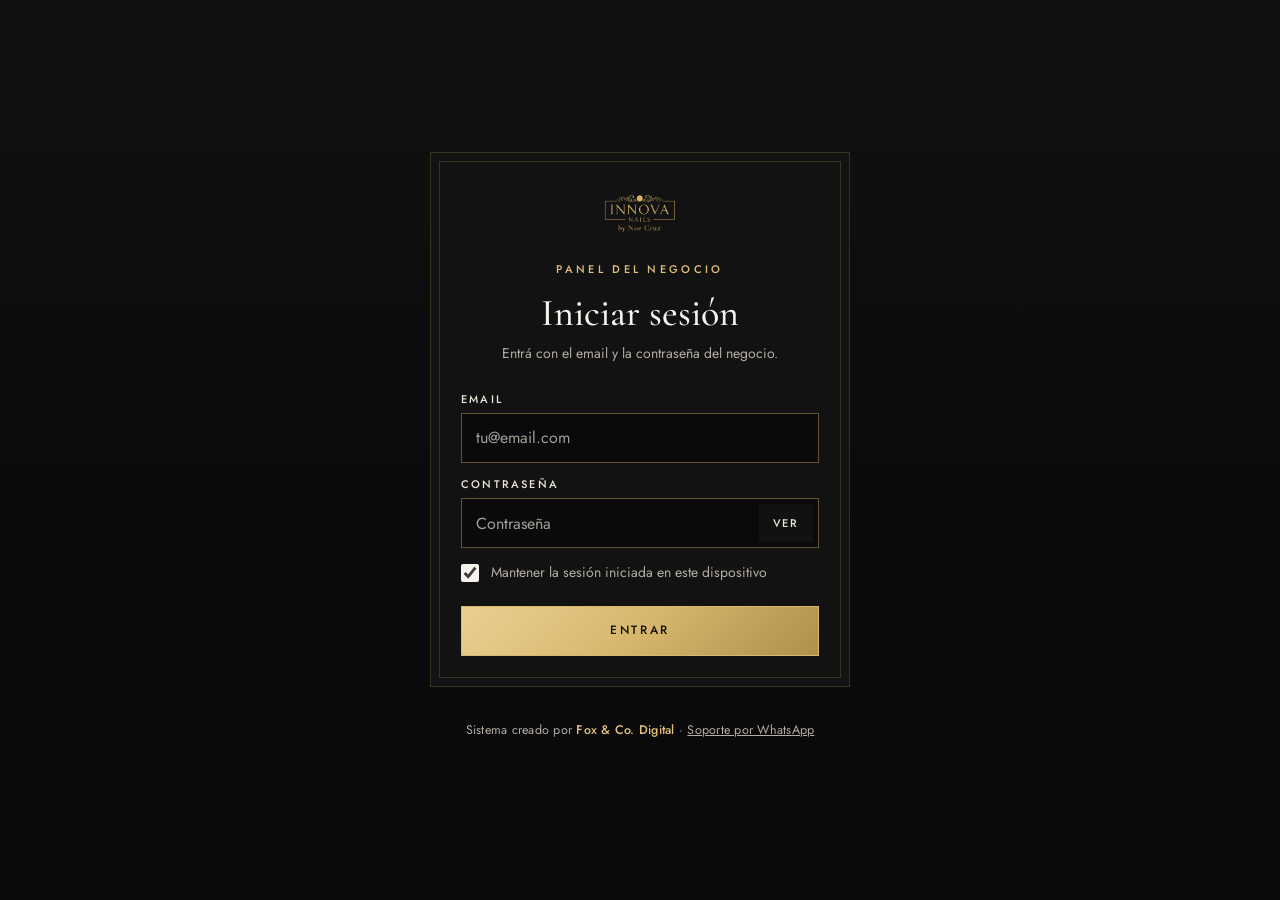
<file: admin.html>
<!DOCTYPE html>
<html lang="es">
<head>
  <meta charset="UTF-8">
  <meta name="viewport" content="width=device-width, initial-scale=1, viewport-fit=cover">
  <meta name="robots" content="noindex">
  <meta name="theme-color" content="#0a0a0c">
  <title>Panel | Innova Nails</title>
  <link rel="icon" type="image/png" href="assets/images/brand/nena-icono.png">
  <link rel="apple-touch-icon" href="assets/images/brand/nena-icono.png">
  <link rel="preconnect" href="https://fonts.googleapis.com">
  <link rel="preconnect" href="https://fonts.gstatic.com" crossorigin>
  <link href="https://fonts.googleapis.com/css2?family=Cormorant+Garamond:ital,wght@0,400;0,500;0,600;1,400;1,500&family=Jost:wght@400;500;600&family=Licorice&display=swap" rel="stylesheet">
  <style>
    /* ============ COLORES Y TIPOGRAFÍAS (mismos que la página de clientes) ============ */
    :root {
      --marfil: #0a0a0c;      /* fondo principal: beige arena */
      --lino: #111111;        /* bandas y fondos suaves: beige más profundo */
      --arena: #1c1c1c;       /* pistas, esqueletos */
      --camel: #d8b86e;
      --oro-fino: #b8944f;    /* líneas y adornos (no se usa para texto) */
      --bronce: #e2c07a;      /* texto de acento (pasa contraste AA) */
      --cafe: #ece6da;        /* texto de lectura */
      --suave: #b3ada3;       /* texto secundario */
      --tenue: #b3ada3;       /* texto terciario (pasa contraste AA) */
      --apagado: #a39e96;     /* marcadores de posición */
      --tinta: #f6f3ee;       /* negro cálido: títulos y botones */
      --papel: #121212;       /* tarjetas */
      --linea: rgba(216, 184, 110, .20);
      --linea-2: rgba(216, 184, 110, .42);
      --ok: #7fcf95;
      --rojo: #f08a7c;
      --naranja: #e8b25c;
      --azul: #8fb4ee;
      --serif: 'Cormorant Garamond', 'Garamond', 'Times New Roman', Georgia, serif;
      --sans: 'Jost', 'Helvetica Neue', system-ui, -apple-system, 'Segoe UI', Roboto, Arial, sans-serif;
      --suave-e: cubic-bezier(.2, .7, .2, 1);
      --top: 68px;
    }
    * { box-sizing: border-box; }
    [hidden] { display: none !important; }
    html { -webkit-text-size-adjust: 100%; color-scheme: dark; }
    body { margin: 0; font-family: var(--sans); font-size: 15.5px; line-height: 1.55; background: var(--marfil); color: var(--cafe); -webkit-font-smoothing: antialiased; font-variant-numeric: lining-nums; }
    body.sin-scroll { overflow: hidden; }
    ::selection { background: var(--tinta); color: var(--marfil); }
    h1, h2, h3 { margin: 0; font-family: var(--serif); font-weight: 400; line-height: 1.12; color: var(--tinta); }
    button, input, select, textarea { font-family: inherit; font-variant-numeric: inherit; }
    a { color: inherit; }
    svg { flex-shrink: 0; }
    [data-icono] { display: inline-grid; place-items: center; }
    [data-icono] svg { display: block; }
    :focus-visible { outline: 2px solid var(--tinta); outline-offset: 2px; }
    .sr { position: absolute; width: 1px; height: 1px; padding: 0; margin: -1px; overflow: hidden; clip: rect(0 0 0 0); border: 0; }

    .eyebrow { display: inline-flex; align-items: center; gap: 12px; font: 500 11px/1.2 var(--sans); letter-spacing: .3em; text-transform: uppercase; color: var(--bronce); }
    .nota { color: var(--suave); font-size: 14px; line-height: 1.65; margin: 0 0 16px; }
    .tarjeta { background: var(--papel); border: 1px solid var(--linea); padding: 22px 18px; margin-bottom: 16px; }
    .tarjeta > h2 { font-size: 27px; margin-bottom: 10px; letter-spacing: -.005em; }
    @media (min-width: 600px) { .tarjeta { padding: 28px 30px; } }

    /* Botones */
    .btn {
      --alto: 50px; display: inline-flex; align-items: center; justify-content: center; gap: 10px; min-height: var(--alto); padding: 0 24px;
      border: 1px solid var(--tinta); border-radius: 0; background: var(--tinta); color: var(--marfil);
      font: 500 12px/1.3 var(--sans); letter-spacing: .22em; text-transform: uppercase; cursor: pointer; text-decoration: none; text-align: center;
      transition: background .35s var(--suave-e), color .35s var(--suave-e), border-color .35s var(--suave-e), transform .15s; -webkit-tap-highlight-color: transparent;
    }
    .btn svg { width: 17px; height: 17px; }
    .btn:hover { background: transparent; color: var(--tinta); }
    .btn:active { transform: scale(.985); }
    .btn-borde { background: transparent; color: var(--tinta); border-color: var(--linea-2); }
    .btn-borde:hover { background: var(--tinta); color: var(--marfil); border-color: var(--tinta); }
    .btn-peligro { background: transparent; color: var(--rojo); border-color: rgba(143, 58, 48, .45); }
    .btn-peligro:hover { background: rgba(143, 58, 48, .08); color: var(--rojo); border-color: var(--rojo); }
    .btn-peligro-lleno { background: var(--rojo); color: #fff; border-color: var(--rojo); }
    .btn-peligro-lleno:hover { background: #7a3027; color: #fff; }
    .btn-verde { background: rgba(47, 93, 61, .08); color: var(--ok); border-color: rgba(47, 93, 61, .42); }
    .btn-verde:hover { background: var(--ok); color: #fff; border-color: var(--ok); }
    .btn-verde.hecho { background: transparent; color: var(--suave); border-color: var(--linea-2); }
    .btn-verde.hecho:hover { background: transparent; color: var(--tinta); border-color: var(--tinta); }
    .btn-bloque { width: 100%; }
    .btn-chico { --alto: 40px; padding: 0 16px; font-size: 11px; letter-spacing: .2em; }
    .btn:disabled { opacity: .5; cursor: not-allowed; pointer-events: none; }
    .btn-icono {
      width: 44px; height: 44px; display: inline-grid; place-items: center; flex-shrink: 0; cursor: pointer;
      border: 1px solid var(--linea-2); border-radius: 0; background: transparent; color: var(--tinta); text-decoration: none;
      transition: background .3s var(--suave-e), color .3s var(--suave-e), border-color .3s;
    }
    .btn-icono svg { width: 20px; height: 20px; }
    .btn-icono:hover { background: var(--tinta); color: var(--marfil); border-color: var(--tinta); }
    .spinner { width: 17px; height: 17px; border-radius: 50%; border: 1.5px solid currentColor; border-right-color: transparent; animation: girar .8s linear infinite; display: inline-block; }
    @keyframes girar { to { transform: rotate(360deg); } }
    .girando svg { animation: girar .8s linear infinite; }

    /* Formularios */
    .campo { display: block; margin-bottom: 14px; }
    .campo > span, .etq { display: block; font: 500 11px/1.3 var(--sans); letter-spacing: .2em; text-transform: uppercase; color: var(--cafe); margin-bottom: 7px; }
    .campo > .con-boton { font: inherit; letter-spacing: 0; text-transform: none; margin-bottom: 0; color: inherit; }
    .input, select.input, textarea.input {
      width: 100%; height: 50px; padding: 0 14px; border: 1px solid var(--linea-2); border-radius: 0; background: var(--marfil); color: var(--tinta);
      font-size: 16px; transition: border-color .25s, box-shadow .25s; -webkit-appearance: none; appearance: none;
    }
    textarea.input { height: auto; min-height: 88px; padding: 12px 14px; resize: vertical; line-height: 1.5; }
    select.input { background-image: url("data:image/svg+xml,%3Csvg xmlns='http://www.w3.org/2000/svg' viewBox='0 0 24 24' fill='none' stroke='%23574b3e' stroke-width='1.8' stroke-linecap='round'%3E%3Cpath d='M6 9l6 6 6-6'/%3E%3C/svg%3E"); background-repeat: no-repeat; background-position: right 14px center; background-size: 16px; padding-right: 40px; }
    .input:focus { outline: none; border-color: var(--tinta); box-shadow: 0 0 0 1px var(--tinta); }
    .input::placeholder { color: var(--apagado); }
    .input-chico { height: 44px; font-size: 15px; }
    .fila2 { display: grid; grid-template-columns: minmax(0, 1fr) minmax(0, 1fr); gap: 12px; }
    .ayuda { font-size: 13px; color: var(--tenue); margin: -6px 0 14px; line-height: 1.55; }
    .con-boton { position: relative; }
    .con-boton .input { padding-right: 76px; }
    .con-boton button { position: absolute; right: 6px; top: 6px; height: 38px; padding: 0 14px; border: 0; border-radius: 0; background: var(--lino); color: var(--cafe); font: 500 11px var(--sans); letter-spacing: .16em; text-transform: uppercase; cursor: pointer; }
    .con-boton button:hover { background: var(--arena); }

    /* Interruptor */
    .switch { display: inline-flex; align-items: center; gap: 14px; cursor: pointer; font-size: 15px; user-select: none; color: var(--tinta); }
    .switch .pista { position: relative; width: 48px; height: 28px; border-radius: 999px; background: var(--arena); border: 1px solid var(--linea-2); transition: background .25s, border-color .25s; flex-shrink: 0; }
    .switch .pista::after { content: ""; position: absolute; top: 3px; left: 3px; width: 20px; height: 20px; border-radius: 50%; background: var(--papel); box-shadow: 0 1px 3px rgba(0, 0, 0, .35); transition: transform .25s var(--suave-e), background .25s; }
    .switch input:checked + .pista { background: var(--tinta); border-color: var(--tinta); }
    .switch input:checked + .pista::after { transform: translateX(20px); background: var(--marfil); }
    .switch input:focus-visible + .pista { outline: 2px solid var(--tinta); outline-offset: 2px; }
    .check-simple { display: flex; align-items: center; gap: 12px; font-size: 14px; color: var(--suave); margin: 4px 0 18px; cursor: pointer; text-align: left; }
    .check-simple input { width: 18px; height: 18px; accent-color: var(--tinta); margin: 0; flex-shrink: 0; }

    /* ============ LOGIN ============ */
    .login { min-height: 100vh; min-height: 100svh; display: flex; flex-direction: column; align-items: center; justify-content: center; padding: 28px 16px; position: relative; overflow: hidden; background: linear-gradient(180deg, var(--lino) 0%, var(--marfil) 60%); }
    .login-caja { position: relative; width: 100%; max-width: 420px; padding: 40px 30px 30px; text-align: center; margin-bottom: 8px; }
    .login-caja::before { content: ""; position: absolute; inset: 8px; border: 1px solid var(--linea); pointer-events: none; }
    .login-logo { width: 74px; height: auto; display: block; margin: 0 auto 22px; }
    .login h1 { font-size: 38px; margin: 12px 0 8px; }
    .login .nota { margin-bottom: 26px; }
    .login .campo { text-align: left; }
    .login .btn { margin-top: 4px; }
    .msg-login { margin-top: 16px; padding: 12px 14px; background: #f6e4e0; border: 1px solid rgba(143, 58, 48, .5); color: #6f2a22; font-size: 14px; display: none; text-align: left; }
    .msg-login.visible { display: block; }

    /* ============ PANEL ============ */
    .top { position: sticky; top: 0; z-index: 30; background: rgba(234, 223, 204, .94); -webkit-backdrop-filter: blur(12px); backdrop-filter: blur(12px); border-bottom: 1px solid var(--linea); padding-top: env(safe-area-inset-top); }
    .top-in { max-width: 820px; margin: 0 auto; height: var(--top); padding: 0 16px; display: flex; align-items: center; justify-content: space-between; gap: 12px; }
    :root { --areas: 46px; }
    .areas { max-width: 820px; margin: 0 auto; height: var(--areas); padding: 0 16px 8px; display: grid; grid-template-columns: 1fr 1fr; gap: 8px; }
    .area { border: 1px solid var(--linea-2); background: transparent; color: var(--cafe, inherit); font: 600 11.5px var(--sans, inherit); letter-spacing: .14em; text-transform: uppercase; cursor: pointer; padding: 0 6px; }
    .area.activa { background: var(--tinta); color: var(--papel, #fff); border-color: var(--tinta); }
    body[data-area="cursos"] .tabs { display: none; }
    body[data-area="cursos"] .contenido { padding-bottom: 40px; }
    .top-marca { min-width: 0; display: grid; gap: 5px; }
    .top-marca strong { display: block; font-family: var(--serif); font-size: 20px; font-weight: 400; letter-spacing: .1em; text-transform: uppercase; line-height: 1; white-space: nowrap; overflow: hidden; text-overflow: ellipsis; color: var(--tinta); }
    .top-acc { display: flex; gap: 8px; align-items: center; }
    .top-acc .btn-icono { width: 40px; height: 40px; }
    .contenido { max-width: 820px; margin: 0 auto; padding: 20px 16px calc(120px + env(safe-area-inset-bottom)); }

    /* Pestañas: abajo en el celular, arriba en la compu */
    .cu-abrir { flex: 1; display: flex; justify-content: space-between; align-items: center; text-align: left; background: none; border: 0; padding: 4px 0; font: inherit; font-weight: 600; color: inherit; cursor: pointer; min-height: 40px; }
    .cu-abrir span { color: var(--oro, #b08a4a); font-size: 22px; }
    .cu-abrir[aria-expanded="true"] span { transform: rotate(90deg); }
    .cu-prev { margin: 12px 0 4px; }
    .cu-video { position: relative; aspect-ratio: 16 / 9; background: #000; display: grid; place-items: center; text-align: center; padding: 16px; }
    .cu-video iframe, .cu-video video { position: absolute; inset: 0; width: 100%; height: 100%; border: 0; background: #000; }
    .marca-agua { position: absolute; z-index: 3; left: 5%; top: 8%; max-width: 90%; overflow: hidden; text-overflow: ellipsis; pointer-events: none; user-select: none; -webkit-user-select: none; white-space: nowrap; color: rgba(255, 255, 255, .38); font: 600 13px/1 var(--sans, sans-serif); text-shadow: 0 0 3px rgba(0, 0, 0, .75); animation: marcaMover 48s linear infinite; }
    @keyframes marcaMover { 0%, 100% { left: 5%; top: 8%; } 25% { left: 45%; top: 14%; } 50% { left: 20%; top: 80%; } 75% { left: 50%; top: 52%; } }
    @media (prefers-reduced-motion: reduce) { .marca-agua { animation: none; } }
    .cu-subida { margin: 14px 0 6px; padding: 12px; border: 1px dashed var(--linea-2); }
    .cu-subnav { display: flex; gap: 8px; margin: 0 0 14px; flex-wrap: wrap; }
    .cu-subnav .btn { flex: 1 1 0; min-width: 96px; justify-content: center; }
    .cu-subnav .cu-dueno { flex: 1 1 100%; border-style: dashed; letter-spacing: .12em; }
    .tabs {
      position: fixed; left: 0; right: 0; bottom: 0; z-index: 40; display: grid; grid-template-columns: repeat(5, minmax(0, 1fr));
      background: rgba(246, 240, 228, .97); -webkit-backdrop-filter: blur(14px); backdrop-filter: blur(14px); border-top: 1px solid var(--linea);
      padding: 2px 6px calc(2px + env(safe-area-inset-bottom));
    }
    .tab {
      position: relative; display: flex; flex-direction: column; align-items: center; gap: 5px; padding: 12px 2px 9px; border: 0; border-radius: 0;
      background: transparent; color: var(--tenue); font: 500 10px var(--sans); letter-spacing: .16em; text-transform: uppercase; cursor: pointer; -webkit-tap-highlight-color: transparent; transition: color .25s;
    }
    .tab::after { content: ""; position: absolute; left: 26%; right: 26%; top: 0; height: 2px; background: var(--tinta); transform: scaleX(0); transition: transform .4s var(--suave-e); }
    .tab svg { width: 21px; height: 21px; }
    .tab:hover { color: var(--tinta); }
    .tab.activo { color: var(--tinta); }
    .tab.activo::after { transform: scaleX(1); }
    .badge { position: absolute; top: 5px; left: calc(50% + 6px); min-width: 19px; height: 19px; padding: 0 5px; border-radius: 999px; background: var(--rojo); color: #fff; font: 600 11px var(--sans); display: grid; place-items: center; border: 2px solid var(--papel); }
    @media (max-width: 420px) { .tab { font-size: 9.5px; letter-spacing: .07em; } .tabs { padding-left: 2px; padding-right: 2px; } }
    @media (min-width: 900px) {
      .tabs { position: sticky; top: calc(var(--top) + var(--areas)); bottom: auto; max-width: 820px; margin: 0 auto; grid-template-columns: repeat(5, auto); justify-content: start; gap: 32px; padding: 0 16px; background: rgba(234, 223, 204, .94); border-top: 0; border-bottom: 1px solid var(--linea); z-index: 29; }
      .tab { flex-direction: row; gap: 10px; padding: 18px 0; font-size: 11px; letter-spacing: .2em; }
      .tab::after { left: 0; right: 0; top: auto; bottom: -1px; }
      .tab svg { width: 17px; height: 17px; }
      .badge { position: static; border: 0; }
      .contenido { padding-bottom: 60px; }
    }

    /* Encabezado de día */
    .dia-nav { display: flex; align-items: center; gap: 12px; }
    .dia-titulo { flex: 1; text-align: center; min-width: 0; }
    .dia-titulo h2 { font-size: 28px; margin-top: 6px; }
    .dia-herr { display: flex; gap: 8px; margin-top: 16px; }
    .dia-herr .input { flex: 1; min-width: 0; }
    .semana { display: grid; grid-template-columns: repeat(7, minmax(0, 1fr)); gap: 6px; margin-top: 18px; }
    .dia {
      display: flex; flex-direction: column; align-items: center; gap: 1px; padding: 10px 0 9px; cursor: pointer; border-radius: 0;
      background: transparent; border: 1px solid var(--linea-2); color: var(--tinta); font-family: var(--sans); transition: border-color .25s, background .3s var(--suave-e), color .3s; -webkit-tap-highlight-color: transparent;
    }
    .dia .nom { font-size: 10px; color: var(--suave); text-transform: uppercase; letter-spacing: .14em; font-weight: 500; }
    .dia .fec { font-family: var(--serif); font-size: 22px; line-height: 1.25; }
    .dia .cant { font-size: 11px; color: var(--tenue); font-weight: 500; }
    .dia.tiene .cant { color: var(--bronce); font-weight: 600; }
    .dia:hover { border-color: var(--tinta); }
    .dia.activo { background: var(--tinta); border-color: var(--tinta); color: var(--marfil); }
    .dia.activo .nom, .dia.activo .cant, .dia.activo.tiene .cant { color: var(--camel); }

    /* Números del día */
    .stats { display: grid; grid-template-columns: repeat(3, minmax(0, 1fr)); gap: 10px; margin-bottom: 16px; }
    .stat { background: var(--papel); border: 1px solid var(--linea); padding: 16px 14px 14px; min-width: 0; }
    .stat small { display: block; font: 500 10px/1.3 var(--sans); letter-spacing: .2em; text-transform: uppercase; color: var(--tenue); white-space: nowrap; overflow: hidden; text-overflow: ellipsis; }
    .stat strong { display: block; font-family: var(--serif); font-weight: 400; font-size: clamp(21px, 6.3vw, 28px); line-height: 1.2; margin-top: 6px; color: var(--tinta); white-space: nowrap; overflow: hidden; text-overflow: ellipsis; }
    .stat strong.oro { color: var(--bronce); }
    .stat span { display: block; font-size: 12.5px; color: var(--suave); white-space: nowrap; overflow: hidden; text-overflow: ellipsis; }

    .ver-res { margin-top: 16px; padding: 16px 18px; border: 1px solid var(--linea-2); background: var(--marfil); }
    .ver-res.ok { border-color: var(--ok); }
    .ver-res.mal { border-color: var(--rojo); }
    .ver-res.aviso-n { border-color: var(--naranja); }
    .ver-res h4 { margin: 0 0 6px; font: 600 17px/1.3 var(--sans); }
    .ver-res.ok h4 { color: var(--ok); } .ver-res.mal h4 { color: var(--rojo); } .ver-res.aviso-n h4 { color: var(--naranja); }
    .ver-res dl { display: grid; grid-template-columns: auto minmax(0, 1fr); gap: 4px 14px; margin: 10px 0 14px; font-size: 15px; }
    .ver-res dt { color: var(--suave); } .ver-res dd { margin: 0; color: var(--tinta); font-weight: 500; overflow-wrap: anywhere; }
    .acciones-dia { display: grid; grid-template-columns: minmax(0, 1fr) minmax(0, 1fr); gap: 10px; margin-bottom: 16px; }
    .titulo-lista { display: flex; flex-wrap: wrap; justify-content: space-between; align-items: baseline; gap: 4px 10px; margin-bottom: 16px; }
    .titulo-lista h2 { font-size: 26px; }
    .total { color: var(--bronce); font: 500 11px var(--sans); letter-spacing: .18em; text-transform: uppercase; white-space: nowrap; }

    /* Agenda */
    .agenda { display: flex; flex-direction: column; gap: 10px; }
    .item { display: grid; grid-template-columns: 52px minmax(0, 1fr); gap: 12px; }
    .item-hora { text-align: right; padding-top: 14px; font-variant-numeric: tabular-nums; }
    .item-hora strong { display: block; font: 500 16px/1.3 var(--sans); color: var(--tinta); }
    .item-hora small { display: block; color: var(--tenue); font-size: 12px; }
    .item-caja { position: relative; overflow: hidden; background: var(--marfil); border: 1px solid var(--linea); padding: 13px 16px 13px 20px; }
    .item-caja::before { content: ""; position: absolute; left: 0; top: 0; bottom: 0; width: 3px; background: var(--oro-fino); }
    .item-nombre { font: 400 19px/1.25 var(--serif); color: var(--tinta); overflow-wrap: anywhere; }
    .item-det { color: var(--suave); font-size: 14px; overflow-wrap: anywhere; }
    .item-acc { display: flex; flex-wrap: wrap; gap: 8px; margin-top: 12px; }
    .item-acc .btn { --alto: 38px; padding: 0 14px; font-size: 10.5px; letter-spacing: .16em; }
    .item.manual .item-caja::before { background: var(--azul); }
    .item.espera .item-caja { border-style: dashed; border-color: rgba(122, 83, 19, .5); }
    .item.espera .item-caja::before { background: var(--naranja); }
    .item.bloqueo .item-caja { background: repeating-linear-gradient(135deg, var(--lino) 0 10px, var(--arena) 10px 20px); }
    .item.bloqueo .item-caja::before { background: #8a7b68; }
    /* Turnos que ya pasaron: se aclaran sin bajar el contraste del texto */
    .item.pasado .item-caja { background: var(--lino); }
    .item.pasado .item-caja::before { background: var(--camel); }
    .item.pasado .item-nombre, .item.pasado .item-hora strong { color: var(--suave); }
    .item.libre .item-caja {
      display: flex; justify-content: space-between; align-items: center; gap: 10px; width: 100%; text-align: left; cursor: pointer;
      background: transparent; border: 1px dashed var(--linea-2); color: var(--suave); padding: 11px 16px; font: 400 14px var(--sans);
      transition: border-color .25s, color .25s, background .3s;
    }
    .item.libre .item-caja::before { display: none; }
    .item.libre .item-caja:hover { border-color: var(--tinta); color: var(--tinta); background: var(--marfil); }
    .item.libre .mas { color: var(--bronce); font: 500 10.5px var(--sans); letter-spacing: .18em; text-transform: uppercase; white-space: nowrap; }
    .item.libre .item-hora { padding-top: 11px; color: var(--tenue); }
    .ahora { display: grid; grid-template-columns: 52px minmax(0, 1fr); gap: 12px; align-items: center; color: var(--rojo); font: 600 12px var(--sans); font-variant-numeric: tabular-nums; }
    .ahora span { text-align: right; }
    .ahora i { height: 1px; background: linear-gradient(90deg, var(--rojo), rgba(143, 58, 48, .08)); position: relative; }
    .ahora i::before { content: ""; position: absolute; left: -4px; top: -4px; width: 9px; height: 9px; border-radius: 50%; background: var(--rojo); }
    @media (min-width: 600px) {
      .item-caja:not(.libre-caja) { display: flex; justify-content: space-between; align-items: center; gap: 14px; }
      .item-acc { margin-top: 0; flex-shrink: 0; }
      .item { grid-template-columns: 64px minmax(0, 1fr); }
      .ahora { grid-template-columns: 64px minmax(0, 1fr); }
    }

    .tag { display: inline-flex; align-items: center; gap: 6px; margin-top: 8px; padding: 4px 10px; border-radius: 0; font: 500 10.5px/1.3 var(--sans); letter-spacing: .14em; text-transform: uppercase; }
    .tag.pagado { background: rgba(47, 93, 61, .1); color: var(--ok); }
    .tag.espera { background: rgba(122, 83, 19, .11); color: var(--naranja); }
    .tag.devolver { background: rgba(143, 58, 48, .1); color: var(--rojo); }
    .tag.local { background: rgba(114, 90, 58, .12); color: var(--bronce); }
    .tag.manual { background: rgba(47, 79, 122, .1); color: var(--azul); margin: 0 0 0 8px; vertical-align: 2px; }
    .tag.enviado { background: rgba(0, 0, 0, .06); color: var(--suave); }
    .vacio { color: var(--suave); text-align: center; padding: 28px 10px; font-size: 14.5px; }
    .vacio strong { display: block; font: 400 22px/1.2 var(--serif); color: var(--tinta); margin-bottom: 6px; }

    /* Recordatorios */
    .progreso { display: flex; align-items: center; gap: 14px; margin-top: 18px; font-size: 13px; color: var(--suave); }
    .barra { flex: 1; height: 4px; background: var(--arena); overflow: hidden; }
    .barra span { display: block; height: 100%; width: 0; background: var(--tinta); transition: width .5s var(--suave-e); }

    /* Configuración */
    .sub-nav { display: flex; gap: 8px; overflow-x: auto; margin: 0 -16px 16px; padding: 2px 16px 8px; scrollbar-width: none; }
    .sub-nav::-webkit-scrollbar { display: none; }
    .sub-nav a { flex-shrink: 0; padding: 11px 16px; border: 1px solid var(--linea-2); color: var(--cafe); text-decoration: none; font: 500 10.5px var(--sans); letter-spacing: .18em; text-transform: uppercase; transition: background .3s var(--suave-e), color .3s, border-color .3s; }
    .sub-nav a:hover { background: var(--tinta); color: var(--marfil); border-color: var(--tinta); }
    .seccion-cfg { scroll-margin-top: 150px; }
    .srv { background: var(--marfil); border: 1px solid var(--linea); margin-bottom: 10px; overflow: hidden; }
    .srv > summary { list-style: none; display: flex; align-items: center; gap: 14px; padding: 12px 14px; cursor: pointer; -webkit-tap-highlight-color: transparent; }
    .srv > summary::-webkit-details-marker { display: none; }
    .srv-foto { width: 48px; height: 48px; object-fit: cover; border: 1px solid var(--linea-2); flex-shrink: 0; background: var(--arena); display: grid; place-items: center; color: var(--bronce); }
    .srv-foto svg { width: 20px; height: 20px; }
    .srv-txt { flex: 1; min-width: 0; }
    .srv-txt strong { display: block; font: 400 19px/1.25 var(--serif); color: var(--tinta); overflow-wrap: anywhere; }
    .srv-txt span { font-size: 13.5px; color: var(--suave); }
    .srv .estado-srv { font: 500 10px/1.3 var(--sans); letter-spacing: .14em; text-transform: uppercase; padding: 4px 9px; background: rgba(47, 93, 61, .1); color: var(--ok); white-space: nowrap; }
    .srv .estado-srv.oculto { background: rgba(0, 0, 0, .06); color: var(--tenue); }
    .srv .chev { color: var(--tenue); transition: transform .3s var(--suave-e); }
    @media (max-width: 520px) { .srv .estado-srv:not(.oculto) { display: none; } .srv > summary { gap: 12px; } }
    .srv .chev svg { width: 18px; height: 18px; display: block; }
    .srv[open] .chev { transform: rotate(180deg); }
    .srv[open] { border-color: var(--tinta); background: var(--papel); }
    .srv-cuerpo { padding: 14px 14px 14px; border-top: 1px solid var(--linea); }
    .foto-edit { display: flex; align-items: center; gap: 16px; margin: 6px 0 16px; }
    .foto-edit img, .foto-edit .sin-foto { width: 76px; height: 76px; border: 1px solid var(--linea-2); flex-shrink: 0; object-fit: cover; }
    .foto-edit .sin-foto { display: grid; place-items: center; font-size: 12px; color: var(--tenue); background: var(--lino); text-align: center; }
    .foto-botones { display: flex; flex-wrap: wrap; gap: 8px; }
    .gal-grid { display: grid; grid-template-columns: repeat(auto-fill, minmax(132px, 1fr)); gap: 12px; margin-bottom: 16px; }
    .gal-item { position: relative; overflow: hidden; border: 1px solid var(--linea-2); background: var(--arena); }
    .gal-item img { width: 100%; aspect-ratio: 1; object-fit: cover; display: block; }
    .gal-item.oculta img { filter: grayscale(1) contrast(.8); opacity: .4; }
    .gal-tag { position: absolute; top: 8px; left: 8px; font: 500 10px/1.3 var(--sans); letter-spacing: .16em; text-transform: uppercase; padding: 4px 8px; background: rgba(246, 240, 228, .94); color: var(--tinta); border: 1px solid var(--linea-2); }
    .gal-barra { display: flex; gap: 6px; padding: 8px; background: var(--papel); border-top: 1px solid var(--linea); }
    .gal-barra button { flex: 1; min-height: 36px; padding: 0; border: 1px solid var(--linea-2); border-radius: 0; background: transparent; color: var(--tinta); cursor: pointer; display: grid; place-items: center; transition: background .25s, color .25s; }
    .gal-barra button:hover:not(:disabled) { background: var(--tinta); color: var(--marfil); }
    .gal-barra button:disabled { opacity: .35; cursor: default; }
    .gal-barra button svg { width: 16px; height: 16px; }
    .gal-barra .peligro { color: var(--rojo); }
    .gal-barra .peligro:hover:not(:disabled) { background: var(--rojo); color: #fff; border-color: var(--rojo); }
    .botones2 { display: grid; grid-template-columns: minmax(0, 1fr) minmax(0, 1fr); gap: 10px; margin-top: 4px; }
    .nuevo { border: 1px dashed var(--oro-fino); margin-top: 16px; }
    .nuevo > summary { list-style: none; padding: 16px 14px; cursor: pointer; color: var(--bronce); font: 500 11px var(--sans); letter-spacing: .2em; text-transform: uppercase; display: flex; align-items: center; gap: 10px; }
    .nuevo > summary::-webkit-details-marker { display: none; }
    .nuevo > summary svg { width: 18px; height: 18px; }
    .nuevo[open] > summary { border-bottom: 1px dashed var(--linea-2); margin-bottom: 14px; }
    .nuevo-cuerpo { padding: 0 14px 14px; }
    .dia-edit { background: var(--marfil); border: 1px solid var(--linea); padding: 14px 16px; margin-bottom: 10px; }
    .dia-edit .cab { display: flex; justify-content: space-between; align-items: center; gap: 10px; font: 500 15px var(--sans); color: var(--tinta); }
    .dia-edit .cuerpo { margin-top: 14px; }
    .dia-edit .sub { font-size: 12.5px; color: var(--tenue); margin: 4px 0 8px; }
    .dia-edit.cerrado .cab > span:first-child { color: var(--tenue); }
    .nota strong { font-weight: 600; color: var(--tinta); }
    .turnos-prev { margin-top: 14px; padding-top: 12px; border-top: 1px solid var(--linea); }
    .tp-titulo { font: 500 10.5px var(--sans); letter-spacing: .18em; text-transform: uppercase; color: var(--bronce); margin-bottom: 8px; }
    .tp-linea { font: 500 14.5px/1.5 var(--sans); letter-spacing: .05em; color: var(--tinta); font-variant-numeric: tabular-nums lining-nums; text-wrap: balance; }
    .tp-linea + .tp-linea { margin-top: 4px; }
    .tp-linea span { display: inline-block; margin: 0 14px 2px 0; }
    .tp-aviso { font-size: 13px; line-height: 1.5; color: var(--tenue); }
    .tp-aviso.mal { color: var(--rojo); }
    .ejemplo { font-size: 13.5px; color: var(--cafe); background: rgba(169, 140, 99, .12); border-left: 2px solid var(--oro-fino); padding: 11px 14px; margin: -4px 0 16px; line-height: 1.6; }
    .guardar { margin-top: 10px; }

    /* Ventanas */
    .modal { position: fixed; inset: 0; z-index: 60; background: rgba(0, 0, 0, .55); display: flex; align-items: flex-end; justify-content: center; padding: 12px; animation: aparecer .25s ease; }
    .modal.encima { z-index: 70; }
    @media (min-width: 640px) { .modal { align-items: center; } }
    .modal-caja { width: 100%; max-width: 440px; max-height: calc(100vh - 24px); overflow-y: auto; padding: 28px 24px 24px; background: var(--papel); border: 1px solid var(--linea-2); box-shadow: 0 30px 80px rgba(0, 0, 0, .35); animation: subir .4s var(--suave-e); margin-bottom: env(safe-area-inset-bottom); }
    .modal-cab { display: flex; justify-content: space-between; align-items: flex-start; gap: 10px; margin-bottom: 6px; }
    .modal-cab h3 { font-size: 30px; }
    .modal-cab .btn-icono { width: 38px; height: 38px; }
    .modal-caja > p { color: var(--cafe); margin: 4px 0 20px; }
    .separador { display: flex; align-items: center; gap: 14px; color: var(--tenue); font: 500 11px var(--sans); margin: 16px 0; text-transform: uppercase; letter-spacing: .24em; }
    .separador::before, .separador::after { content: ""; flex: 1; height: 1px; background: var(--linea); }
    .modal-botones { display: grid; grid-template-columns: minmax(0, 1fr) minmax(0, 1fr); gap: 10px; }
    @keyframes aparecer { from { opacity: 0; } to { opacity: 1; } }
    @keyframes subir { from { opacity: 0; transform: translateY(24px); } to { opacity: 1; transform: none; } }

    .toast {
      position: fixed; left: 16px; right: 16px; bottom: calc(92px + env(safe-area-inset-bottom)); max-width: 520px; margin: 0 auto; z-index: 80;
      display: flex; gap: 12px; align-items: flex-start; padding: 14px 18px; font-size: 14.5px; font-weight: 400; line-height: 1.5;
      opacity: 0; transform: translateY(12px); pointer-events: none; transition: opacity .3s, transform .3s; box-shadow: 0 18px 40px rgba(0, 0, 0, .35);
    }
    .toast svg { width: 19px; height: 19px; margin-top: 1px; }
    .toast.visible { opacity: 1; transform: none; }
    .toast.ok { background: var(--tinta); color: var(--marfil); border-left: 3px solid #7fc095; }
    .toast.error { background: #5a1f19; color: #fbe9e6; border-left: 3px solid #e6a79d; }
    @media (min-width: 900px) { .toast { bottom: 24px; } }

    .firma { text-align: center; color: var(--tenue); font-size: 12.5px; padding: 26px 16px 8px; letter-spacing: .02em; }
    .firma strong { color: var(--bronce); font-weight: 500; }
    .firma a { color: var(--suave); }
    .vista { animation: aparecer .3s ease; }

    @media (prefers-reduced-motion: reduce) {
      *, *::before, *::after { animation-duration: .01ms !important; transition-duration: .01ms !important; }
    }

    /* ============ RESUMEN / ESTADÍSTICAS ============ */
    .es-cab { padding-bottom: 20px; }
    .es-cab h2 { font-size: 32px; margin-top: 8px; }
    .es-periodos { display: flex; flex-wrap: wrap; gap: 8px; margin: 18px 0 12px; }
    .es-chip {
      min-height: 44px; padding: 0 16px; border: 1px solid var(--linea-2); border-radius: 0; background: transparent; color: var(--cafe);
      font: 500 10.5px/1.2 var(--sans); letter-spacing: .15em; text-transform: uppercase; cursor: pointer; -webkit-tap-highlight-color: transparent;
      transition: background .3s var(--suave-e), color .3s var(--suave-e), border-color .3s;
    }
    .es-chip:hover { border-color: var(--tinta); }
    .es-chip[aria-pressed="true"] { background: var(--tinta); color: var(--marfil); border-color: var(--tinta); }
    .es-rango { margin: 0; font-size: 13.5px; }

    /* Indicadores */
    .es-kpis { display: grid; grid-template-columns: repeat(2, minmax(0, 1fr)); gap: 10px; margin-bottom: 10px; }
    @media (min-width: 640px) { .es-kpis { grid-template-columns: repeat(4, minmax(0, 1fr)); } }
    .es-kpi { display: flex; flex-direction: column; min-width: 0; background: var(--papel); border: 1px solid var(--linea); padding: 14px 14px 13px; }
    .es-kpi small { display: block; font: 500 10px/1.4 var(--sans); letter-spacing: .12em; text-transform: uppercase; color: var(--tenue); }
    @media (max-width: 340px) { .es-kpi small { min-height: 2.8em; } }
    .es-kpi strong { display: block; margin-top: 6px; font: 400 clamp(25px, 7vw, 33px)/1.12 var(--serif); color: var(--tinta); overflow-wrap: anywhere; }
    .es-kpi strong.oro { color: var(--bronce); }
    .es-kpi span { display: block; margin-top: 4px; font-size: 12.5px; line-height: 1.4; color: var(--suave); }
    .es-kpis + .es-kpis { margin-bottom: 16px; }
    .es-total { display: flex; flex-wrap: wrap; align-items: baseline; gap: 2px 16px; margin-bottom: 10px; background: var(--papel); border: 1px solid var(--linea); padding: 14px 14px 13px; }
    .es-total small { flex: 0 0 100%; font: 500 10px/1.4 var(--sans); letter-spacing: .12em; text-transform: uppercase; color: var(--tenue); }
    .es-total strong { font: 400 clamp(25px, 7vw, 33px)/1.12 var(--serif); color: var(--tinta); }
    .es-total span { font-size: 12.5px; line-height: 1.4; color: var(--suave); }

    /* Tarjetas de gráficos */
    .es-card h3 { font-size: 25px; margin-bottom: 4px; }
    .es-card h4 { margin: 24px 0 12px; font: 500 10.5px/1.3 var(--sans); letter-spacing: .18em; text-transform: uppercase; color: var(--bronce); }
    .es-card > .nota { margin-bottom: 12px; font-size: 13.5px; }
    .es-leyenda { display: flex; flex-wrap: wrap; gap: 6px 18px; margin: 0 0 8px; font-size: 13px; color: var(--cafe); }
    .es-leyenda span { display: inline-flex; align-items: center; gap: 8px; }
    .es-leyenda i { width: 14px; height: 14px; display: inline-block; border: 1px solid transparent; }
    .es-leyenda .es-b1 { background: var(--tinta); }
    .es-leyenda .es-b2 { background: var(--oro-fino); }
    .es-leyenda .es-b3 { background: var(--arena); border-color: var(--suave); }
    .es-graf { width: 100%; min-height: 210px; overflow: hidden; }
    .es-svg { display: block; width: 100%; height: auto; overflow: visible; }
    .es-svg text { font: 500 10.5px var(--sans); fill: var(--tenue); font-variant-numeric: tabular-nums lining-nums; }
    .es-svg .es-eje { stroke: var(--linea-2); stroke-width: 1; }
    .es-svg .es-guia { stroke: var(--linea); stroke-width: 1; stroke-dasharray: 3 4; }
    .es-svg .es-hit { fill: transparent; }
    .es-svg .es-b1 { fill: var(--tinta); }
    .es-svg .es-b2 { fill: var(--oro-fino); }
    .es-svg .es-b3 { fill: var(--arena); stroke: var(--suave); stroke-width: 1; }
    .es-svg g:hover .es-hit { fill: rgba(0, 0, 0, .05); }

    .es-tabla { margin-top: 14px; border-top: 1px solid var(--linea); }
    .es-tabla > summary { list-style: none; cursor: pointer; min-height: 44px; display: flex; align-items: center; gap: 10px; font: 500 10.5px/1.3 var(--sans); letter-spacing: .18em; text-transform: uppercase; color: var(--bronce); }
    .es-tabla > summary::-webkit-details-marker { display: none; }
    .es-tabla > summary::after { content: "+"; font-size: 16px; letter-spacing: 0; margin-left: auto; }
    .es-tabla[open] > summary::after { content: "–"; }
    .es-tabla-w { max-height: 300px; overflow: auto; margin-bottom: 4px; }
    .es-tabla table { width: 100%; border-collapse: collapse; font-size: 14px; font-variant-numeric: tabular-nums lining-nums; }
    .es-tabla th, .es-tabla td { padding: 9px 10px 9px 0; text-align: right; border-bottom: 1px solid var(--linea); font-weight: 400; color: var(--tinta); }
    .es-tabla th:first-child, .es-tabla td:first-child { text-align: left; }
    .es-tabla tbody th { font-weight: 500; }
    .es-tabla thead th { position: sticky; top: 0; background: var(--papel); font: 500 10px/1.3 var(--sans); letter-spacing: .13em; text-transform: uppercase; color: var(--tenue); }

    /* Rankings (servicios, horas) */
    .es-rank { list-style: none; margin: 0; padding: 0; display: grid; gap: 15px; }
    .es-rank li { display: grid; grid-template-columns: minmax(0, 1fr) auto; align-items: baseline; gap: 5px 14px; }
    .es-rank .nom { font: 500 15px/1.35 var(--sans); color: var(--tinta); overflow-wrap: anywhere; }
    .es-rank .num { font: 400 24px/1 var(--serif); color: var(--tinta); font-variant-numeric: lining-nums; }
    .es-rank .pista { grid-column: 1 / -1; display: block; height: 6px; background: var(--arena); overflow: hidden; }
    .es-rank .pista b { display: block; height: 100%; background: var(--tinta); }
    .es-rank .sub { grid-column: 1 / -1; font-size: 12.5px; color: var(--suave); }

    /* Días de la semana */
    .es-dias { display: grid; grid-template-columns: repeat(7, minmax(0, 1fr)); gap: 6px; height: 170px; margin: 8px 0 6px; }
    .es-dia { display: grid; grid-template-rows: auto minmax(0, 1fr) auto; justify-items: center; gap: 6px; min-width: 0; }
    .es-dia .v { font: 500 12.5px/1 var(--sans); color: var(--tinta); font-variant-numeric: tabular-nums; }
    .es-dia b { display: block; align-self: end; width: min(62%, 44px); background: var(--tinta); }
    .es-dia b.cero { background: var(--camel); }
    .es-dia .e { font: 500 10px/1 var(--sans); letter-spacing: .1em; text-transform: uppercase; color: var(--suave); }

    /* Actividad */
    .es-act { margin: 4px 0 0; }
    .es-act > div { display: flex; flex-wrap: wrap; justify-content: space-between; align-items: baseline; gap: 2px 16px; padding: 12px 0; border-bottom: 1px solid var(--linea); font-size: 14.5px; }
    .es-act > div:last-child { border-bottom: 0; padding-bottom: 0; }
    .es-act dt { color: var(--suave); }
    .es-act dd { margin: 0; color: var(--tinta); font-weight: 500; text-align: right; }

    /* Estados vacío / error / cargando */
    .es-vacio { text-align: center; padding: 22px 8px; color: var(--suave); font-size: 14.5px; line-height: 1.6; }
    .es-vacio strong { display: block; font: 400 24px/1.2 var(--serif); color: var(--tinta); margin-bottom: 8px; }
    .es-vacio p { margin: 0 auto; max-width: 46ch; }
    .es-vacio .btn { margin-top: 16px; }
    .es-card .es-vacio { padding: 14px 0 6px; text-align: left; }
    .es-esq { border: 1px solid var(--linea); background: linear-gradient(100deg, var(--lino) 30%, var(--papel) 50%, var(--lino) 70%); background-size: 220% 100%; animation: esBrillo 1.5s linear infinite; }
    .es-kpi.es-esq { min-height: 104px; }
    .es-esq-grande { height: 280px; margin-bottom: 16px; }
    .es-esq-fila { height: 92px; }
    @keyframes esBrillo { from { background-position: 100% 0; } to { background-position: -100% 0; } }

    /* Clientas */
    #esClientas .campo { margin-bottom: 16px; }
    .es-clis { display: grid; gap: 10px; }
    .es-cli { background: var(--marfil); border: 1px solid var(--linea); padding: 14px 16px 6px; }
    .es-cli-cab { display: flex; align-items: flex-start; justify-content: space-between; gap: 12px 14px; }
    .es-cli-info { flex: 1 1 auto; min-width: 0; }
    .es-wa { --alto: 44px; width: 44px; padding: 0; flex-shrink: 0; }
    .es-wa svg { width: 20px; height: 20px; }
    .es-cli-info strong { display: block; font: 400 21px/1.25 var(--serif); color: var(--tinta); overflow-wrap: anywhere; }
    .es-cli-datos { margin-top: 3px; font-size: 13.5px; line-height: 1.5; color: var(--suave); overflow-wrap: anywhere; }
    .es-ver { display: inline-flex; align-items: center; min-height: 44px; margin-top: 4px; padding: 0; border: 0; background: none; cursor: pointer; font: 500 10.5px/1.2 var(--sans); letter-spacing: .18em; text-transform: uppercase; color: var(--bronce); text-decoration: underline; text-underline-offset: 5px; text-decoration-color: var(--oro-fino); }
    .es-ver:hover { color: var(--tinta); }
    .es-hist { margin: 2px 0 6px; border-top: 1px solid var(--linea); }
    .es-hcarga { padding: 14px 0; font-size: 13.5px; color: var(--suave); }
    .es-hfila { display: grid; grid-template-columns: 62px minmax(0, 1fr); gap: 12px; padding: 12px 0; border-bottom: 1px solid var(--linea); }
    .es-hfila:last-child { border-bottom: 0; }
    .es-hcuando strong { display: block; font: 500 14.5px/1.3 var(--sans); color: var(--tinta); font-variant-numeric: tabular-nums; }
    .es-hcuando span { font-size: 12.5px; color: var(--tenue); }
    .es-hque > span { font-size: 14.5px; color: var(--tinta); overflow-wrap: anywhere; }
    .es-hetq { display: flex; flex-wrap: wrap; gap: 0 6px; }
    .es-hetq .tag { margin-top: 6px; }
    .tag.ok { background: rgba(47, 93, 61, .1); color: var(--ok); }
    .tag.pasado { background: rgba(0, 0, 0, .07); color: var(--cafe); }
    .tag.canc { background: rgba(143, 58, 48, .1); color: var(--rojo); }
    .tag.vencido { background: rgba(0, 0, 0, .06); color: var(--tenue); }

    /* Definiciones */
    .es-def { margin-bottom: 16px; border: 1px dashed var(--linea-2); }
    .es-def > summary { list-style: none; cursor: pointer; min-height: 48px; padding: 0 16px; display: flex; align-items: center; gap: 10px; font: 500 11px/1.3 var(--sans); letter-spacing: .18em; text-transform: uppercase; color: var(--bronce); }
    .es-def > summary::-webkit-details-marker { display: none; }
    .es-def > summary::after { content: "+"; font-size: 16px; letter-spacing: 0; margin-left: auto; }
    .es-def[open] > summary::after { content: "–"; }
    .es-def ul { margin: 0; padding: 0 16px 16px 34px; display: grid; gap: 9px; font-size: 14px; line-height: 1.6; color: var(--cafe); }
    .es-def strong { color: var(--tinta); font-weight: 600; }

    /* Descripción de servicios y aclaraciones en Ajustes */
    textarea.input.desc-srv { min-height: 92px; }
    .contador { text-align: right; font-size: 12px; color: var(--tenue); margin: -8px 0 12px; font-variant-numeric: tabular-nums; }

    /* Interruptor de efectivo mientras los pagos están apagados: solo se atenúa la pista, el texto conserva su contraste */
    .apagado .switch .pista { opacity: .5; }
    .apagado .switch { cursor: default; }

    /* Mis recibos (en Ajustes) */
    .rec-lista { display: grid; gap: 10px; }
    .rec { display: flex; flex-wrap: wrap; align-items: center; justify-content: space-between; gap: 10px 14px; background: var(--marfil); border: 1px solid var(--linea); padding: 14px 16px; }
    .rec-info { flex: 1 1 200px; min-width: 0; }
    .rec-info strong { display: block; font: 400 19px/1.25 var(--serif); color: var(--tinta); overflow-wrap: anywhere; }
    .rec-datos { margin-top: 3px; font-size: 13.5px; line-height: 1.5; color: var(--suave); overflow-wrap: anywhere; }
    .rec-monto { font: 500 15px/1.3 var(--sans); color: var(--tinta); font-variant-numeric: tabular-nums lining-nums; }
    .rec .tag { margin-top: 6px; }
    .cr-sel { display: flex; flex-wrap: wrap; align-items: center; gap: 10px; margin: 0 0 14px; color: var(--suave); font-size: 14px; }
    .cr-resumen { white-space: pre-wrap; margin: 0 0 14px; font: inherit; font-size: 14.5px; line-height: 1.75; overflow-wrap: anywhere; }
    .est-stars { color: var(--bronce); letter-spacing: 2px; font-size: 15px; }
    .est-stars .vacia { opacity: .25; }
    .op-texto { margin: 6px 0 0; color: var(--tinta); font-size: 14.5px; overflow-wrap: anywhere; }
    .tag.oculta { background: rgba(0, 0, 0, .06); color: var(--suave); }
  
    /* ============ TEMA NEGRO Y ORO (logo Innova) ============ */
    body { background: radial-gradient(60% 40% at 80% 0%, rgba(222, 190, 115, .16), transparent 70%), radial-gradient(50% 40% at 10% 60%, rgba(190, 150, 80, .08), transparent 70%), var(--marfil) fixed; }
    .btn { background: linear-gradient(135deg, #e9cf92 0%, #d8b86e 48%, #b08f4a 100%); color: #111111; border-color: #d8b86e; }
    .btn:hover { background: transparent; color: var(--camel); }
    .btn-borde { background: transparent; color: var(--camel); border-color: var(--linea-2); }
    .btn-borde:hover { background: var(--camel); color: #111111; border-color: var(--camel); }
    .btn-peligro { border-color: rgba(240, 138, 124, .5); }
    .btn-peligro:hover { background: rgba(240, 138, 124, .12); }
    .btn-peligro-lleno, .btn-peligro-lleno:hover { background: #a9382c; color: #fff; border-color: #a9382c; }
    .btn-verde { background: rgba(127, 207, 149, .1); border-color: rgba(127, 207, 149, .45); }
    .btn-verde:hover { background: var(--ok); color: #0a0a0c; border-color: var(--ok); }
    .btn:disabled { background: var(--arena); color: var(--suave); border-color: var(--arena); }
    ::selection { background: var(--camel); color: #111111; }
    :focus-visible { outline-color: var(--camel); }
    input, select, textarea { color-scheme: dark; }
    .msg-login { background: rgba(240, 138, 124, .1); border-color: rgba(240, 138, 124, .5); color: #f6b3a9; }
    .top { background: rgba(10, 10, 10, .92); }
    .tabs { background: rgba(10, 10, 10, .96) !important; }
    .tag.pagado, .tag.ok, .srv .estado-srv { background: rgba(127, 207, 149, .12); }
    .tag.espera { background: rgba(232, 178, 92, .14); }
    .tag.devolver, .tag.canc { background: rgba(240, 138, 124, .14); }
    .tag.local { background: rgba(216, 184, 110, .14); }
    .tag.manual { background: rgba(143, 180, 238, .14); }
    .tag.enviado, .tag.pasado, .tag.vencido, .tag.oculta, .srv .estado-srv.oculto { background: rgba(244, 234, 212, .08); }
    .toast.ok { background: var(--papel); color: var(--tinta); border: 1px solid var(--linea-2); border-left: 3px solid #7fcf95; }
    .toast.error { background: #3a1511; color: #fbe9e6; }
    .gal-tag { background: rgba(10, 10, 10, .85); color: var(--camel); }
    .modal { background: rgba(0, 0, 0, .72); }
    .ejemplo { background: rgba(216, 184, 110, .08); }
    .es-svg g:hover .es-hit { fill: rgba(216, 184, 110, .1); }
    .item.espera .item-caja { border-color: rgba(232, 178, 92, .55); }
    .item.bloqueo .item-caja::before { background: #6d6254; }
    /* Pantallas grandes (4K): todo se agranda para que no quede chico */
    @media (min-width: 2200px) { html { zoom: 1.4; } }
    @media (min-width: 3000px) { html { zoom: 1.9; } }
      h1, h2, h3 { font-weight: 500; }
    .top-marca strong { font-weight: 500; }
  
    .dia.activo, .es-chip[aria-pressed="true"] { background: var(--camel); border-color: var(--camel); color: #14110d; }
    .dia.activo * { color: #14110d !important; }
    .switch input:checked + .pista { background: var(--camel); border-color: var(--camel); }
    .barra span, .es-leyenda .es-b1, .es-rank .pista b, .es-dia b { background: var(--camel); }
    .tab::after { background: var(--camel); }
    .es-svg .es-b1 { fill: var(--camel); } .es-svg .es-b2 { fill: #8a6d35; } .es-svg .es-b3 { fill: #1c1c1c; stroke: var(--suave); }
    .es-leyenda .es-b2 { background: #8a6d35; } .es-leyenda .es-b3 { background: #1c1c1c; }
    .btn-icono:hover, .sub-nav a:hover, .gal-barra button:hover:not(:disabled) { background: var(--camel); color: #14110d; border-color: var(--camel); }
  </style>
  <style>
    /* ============ TALLERES ONLINE ============ */
    .cu-curso { background: var(--marfil); border: 1px solid var(--linea); padding: 14px 16px; }
    .cu-cab { display: flex; flex-wrap: wrap; gap: 8px 14px; align-items: center; justify-content: space-between; }
    .cu-cab strong { font: 400 20px/1.25 var(--serif); color: var(--tinta); overflow-wrap: anywhere; }
    .cu-meta { color: var(--suave); font-size: 14px; margin-top: 2px; }
    .cu-tag { display: inline-block; font: 500 10.5px/1.4 var(--sans); letter-spacing: .16em; text-transform: uppercase; padding: 3px 8px; border: 1px solid var(--linea); color: var(--suave); }
    .cu-tag.ok { color: var(--ok); border-color: rgba(127, 207, 149, .5); }
    .cu-tag.mal { color: var(--rojo); border-color: rgba(240, 138, 124, .5); }
    .cu-tag.aviso { color: var(--bronce); }
    .cu-edit { margin-top: 14px; padding-top: 14px; border-top: 1px solid var(--linea); }
    .cu-edit h3 { font: 400 22px/1.2 var(--serif); color: var(--tinta); margin: 22px 0 8px; }
    .cu-2 { display: grid; grid-template-columns: repeat(2, minmax(0, 1fr)); gap: 12px; }
    .cu-leccion { border: 1px solid var(--linea); padding: 12px; margin-bottom: 10px; }
    .cu-acc { display: flex; flex-wrap: wrap; gap: 8px; margin-top: 8px; }
    .cu-acc .btn { --alto: 38px; padding: 0 14px; font-size: 10.5px; letter-spacing: .16em; }
    .cu-check { display: flex; align-items: center; gap: 10px; margin: 6px 0 14px; font-size: 15px; }
    .cu-check input { width: 20px; height: 20px; accent-color: var(--oro-fino); }
    .cu-nota-mal { color: var(--rojo); font-size: 13.5px; margin-top: 6px; overflow-wrap: anywhere; }
    .cu-mat { display: flex; align-items: center; justify-content: space-between; gap: 10px; padding: 10px 0; border-bottom: 1px solid var(--linea); overflow-wrap: anywhere; }
  </style>
</head>
<body>

  <!-- ============ LOGIN ============ -->
  <main id="login" class="login">
    <form class="tarjeta login-caja" id="formLogin" novalidate>
      <img class="login-logo" src="assets/images/brand/innova-logo.png" alt="" width="144" height="124" onerror="this.remove()">
      <span class="eyebrow">Panel del negocio</span>
      <h1 id="tituloLogin">Iniciar sesión</h1>
      <p class="nota">Entrá con el email y la contraseña del negocio.</p>
      <label class="campo"><span>Email</span>
        <input id="email" class="input" type="email" autocomplete="username" placeholder="tu@email.com" inputmode="email">
      </label>
      <label class="campo"><span>Contraseña</span>
        <span class="con-boton">
          <input id="clave" class="input" type="password" autocomplete="current-password" placeholder="Contraseña">
          <button type="button" id="verClave" aria-label="Mostrar contraseña">Ver</button>
        </span>
      </label>
      <label class="check-simple"><input type="checkbox" id="recordar" checked> Mantener la sesión iniciada en este dispositivo</label>
      <button id="entrar" class="btn btn-oro btn-bloque" type="submit">Entrar</button>
      <div id="msgLogin" class="msg-login" role="alert"></div>
    </form>
    <div class="firma">Sistema creado por <strong class="firmaNombre"></strong> · <a class="firmaLink" target="_blank" rel="noopener">Soporte por WhatsApp</a></div>
  </main>

  <!-- ============ PANEL ============ -->
  <div id="panel" hidden>
    <header class="top">
      <h1 class="sr">Panel de administración del negocio</h1>
      <div class="top-in">
        <div class="top-marca">
          <span class="eyebrow">Panel</span>
          <strong id="nombreNegocio">Panel</strong>
        </div>
        <div class="top-acc">
          <a href="index.html" target="_blank" rel="noopener" class="btn-icono" title="Ver la página de clientes" aria-label="Ver la página de clientes" data-icono="afuera"></a>
          <button id="salir" class="btn btn-borde btn-chico" type="button">Salir</button>
        </div>
      </div>
      <nav class="areas" id="areas" aria-label="Áreas del panel">
        <button type="button" class="area activa" data-area="studio" aria-pressed="true">Innova Nails Studio</button>
        <button type="button" class="area" data-area="cursos" aria-pressed="false">Talleres y cursos</button>
      </nav>
    </header>

    <nav class="tabs" aria-label="Secciones del panel">
      <button class="tab activo" type="button" data-vista="vAgenda"><span data-icono="calendario"></span>Agenda</button>
      <button class="tab" type="button" data-vista="vRecord"><span data-icono="chat"></span>Recordar<b class="badge" id="badgeRecord" hidden></b></button>
      <button class="tab" type="button" data-vista="vPagos"><span data-icono="tarjeta"></span>Pagos<b class="badge" id="badgePagos" hidden></b></button>
      <button class="tab" type="button" data-vista="vStats"><span data-icono="grafico"></span>Resumen</button>
      <button class="tab" type="button" data-vista="vConfig"><span data-icono="ajustes"></span>Ajustes</button>
    </nav>

    <main class="contenido">

      <!-- AGENDA -->
      <section id="vAgenda" class="vista">
        <div class="tarjeta">
          <div class="dia-nav">
            <button id="ant" class="btn-icono" type="button" aria-label="Día anterior" data-icono="izq"></button>
            <div class="dia-titulo">
              <span class="eyebrow" id="diaRelativo"></span>
              <h2 id="fechaLarga"></h2>
            </div>
            <button id="sig" class="btn-icono" type="button" aria-label="Día siguiente" data-icono="der"></button>
          </div>
          <div id="semana" class="semana"></div>
          <div class="dia-herr">
            <input id="fecha" class="input input-chico" type="date" aria-label="Elegir fecha">
            <button id="hoy" class="btn btn-borde btn-chico" type="button">Hoy</button>
            <button id="actualizar" class="btn-icono" type="button" aria-label="Actualizar" title="Actualizar" data-icono="actualizar"></button>
          </div>
        </div>

        <div class="stats" id="stats">
          <div class="stat"><small>Turnos</small><strong id="stTurnos">—</strong><span id="stTurnosSub">&nbsp;</span></div>
          <div class="stat"><small id="stProxEtq">Próximo</small><strong class="oro" id="stProx">—</strong><span id="stProxSub">&nbsp;</span></div>
          <div class="stat"><small>Señas</small><strong id="stSenas">—</strong><span id="stSenasSub">&nbsp;</span></div>
        </div>

        <div class="acciones-dia">
          <button id="abrirAgregar" class="btn btn-oro" type="button"><span data-icono="mas"></span>Agregar turno</button>
          <button id="abrirBloquear" class="btn btn-borde" type="button"><span data-icono="candado"></span>Bloquear</button>
          <button id="abrirVerificar" class="btn btn-borde" type="button" style="grid-column: 1 / -1"><span data-icono="calendario"></span>Verificar turno de un cliente</button>
        </div>

        <div class="tarjeta">
          <div class="titulo-lista"><h2>Agenda del día</h2><span id="total" class="total"></span></div>
          <div id="lista" class="agenda"></div>
        </div>
      </section>

      <!-- RECORDATORIOS -->
      <section id="vRecord" class="vista" hidden>
        <div class="tarjeta">
          <div class="dia-nav">
            <button id="rAnt" class="btn-icono" type="button" aria-label="Día anterior" data-icono="izq"></button>
            <div class="dia-titulo">
              <span class="eyebrow" id="rRelativo"></span>
              <h2 id="rFechaLarga"></h2>
            </div>
            <button id="rSig" class="btn-icono" type="button" aria-label="Día siguiente" data-icono="der"></button>
          </div>
          <div class="dia-herr"><input id="rFecha" class="input input-chico" type="date" aria-label="Elegir fecha"></div>
          <div class="progreso"><div class="barra"><span id="rBarra"></span></div><span id="rPendientes"></span></div>
        </div>
        <p class="nota">Tocá "Enviar recordatorio" y se abre WhatsApp con el mensaje listo (incluye el link para que el cliente cancele). Solo falta apretar enviar.</p>
        <div id="rLista" class="agenda"></div>

        <div class="tarjeta">
          <div class="titulo-lista"><h2>Lista de espera</h2><span class="total" id="crEsperaTotal"></span></div>
          <p class="nota">Personas que se anotaron cuando el día estaba completo. Si se libera un lugar, avisales con un toque: se abre WhatsApp con el mensaje listo.</p>
          <div id="crEspera" class="agenda"></div>
        </div>
        <div class="tarjeta">
          <div class="titulo-lista"><h2>Volver a invitar</h2><span class="total" id="crVolverTotal"></span></div>
          <p class="nota">Clientes que ya vinieron y hace tiempo que no vuelven. Un mensaje a tiempo los trae de nuevo. Los que invitás desaparecen de la lista por 30 días.</p>
          <label class="cr-sel">Sin venir hace más de
            <select id="crDias" class="input input-chico" style="width:auto">
              <option value="30">30 días</option><option value="45" selected>45 días</option><option value="60">60 días</option><option value="90">90 días</option>
            </select>
          </label>
          <div id="crVolver" class="agenda"></div>
        </div>
      </section>

      <!-- PAGOS -->
      <section id="vPagos" class="vista" hidden>
        <div class="stats" style="grid-template-columns: repeat(2, minmax(0, 1fr));">
          <div class="stat"><small>Señas cobradas</small><strong class="oro" id="pStatCobradas">—</strong><span id="pStatCobradasSub">&nbsp;</span></div>
          <div class="stat"><small>Para devolver</small><strong id="pStatDevolver">—</strong><span id="pStatDevolverSub">&nbsp;</span></div>
        </div>
        <div class="tarjeta">
          <h2>Devoluciones pendientes</h2>
          <p class="nota">Son clientes que pagaron pero el turno no se realiza (cancelaron a tiempo, o pagaron cuando el horario ya no estaba). Devolvé el dinero desde tu cuenta de Mercado Pago (buscá el pago y elegí devolver; los pasos pueden variar) y después tocá "Marcar devuelto".</p>
          <div id="pDevoluciones" class="agenda"></div>
        </div>
        <div class="tarjeta">
          <div class="titulo-lista"><h2>Señas cobradas</h2><span id="pTotal" class="total"></span></div>
          <p class="nota">Turnos de hoy en adelante que ya pagaron la seña.</p>
          <div id="pCobradas" class="agenda"></div>
        </div>
      </section>

      <!-- TALLERES ONLINE: cursos, lecciones, material, alumnas y devoluciones -->
      <section id="vCursos" class="vista" hidden aria-labelledby="cuTitulo">
        <nav class="cu-subnav" id="cuSubnav" aria-label="Secciones de talleres">
          <button type="button" class="btn btn-oro btn-chico" data-sub="cuPaneAlumnas" aria-pressed="true">Alumnas</button>
          <button type="button" class="btn btn-borde btn-chico" data-sub="cuPaneTalleres" aria-pressed="false">Talleres</button>
          <button type="button" class="btn btn-borde btn-chico" data-sub="cuPaneOpiniones" aria-pressed="false">Opiniones</button>
          <button type="button" class="btn btn-borde btn-chico cu-dueno" data-sub="cuPaneDueno" aria-pressed="false">Panel de dueño</button>
        </nav>
        <div id="cuPaneAlumnas" class="cu-pane">
        <div class="stats" style="grid-template-columns: repeat(3, minmax(0, 1fr));">
          <div class="stat"><small>Alumnas activas</small><strong class="oro" id="cuStActivas">—</strong><span id="cuStActivasSub">&nbsp;</span></div>
          <div class="stat"><small>Cobrado</small><strong id="cuStCobrado">—</strong><span id="cuStCobradoSub">&nbsp;</span></div>
          <div class="stat"><small>Para revisar</small><strong id="cuStRevisar">—</strong><span id="cuStRevisarSub">&nbsp;</span></div>
        </div>
        <div class="tarjeta">
          <div class="titulo-lista">
            <h2>Alumnas</h2>
            <select id="cuFiltro" class="input input-chico" aria-label="Filtrar alumnas">
              <option value="todas">Todas</option>
              <option value="activas">Con acceso activo</option>
              <option value="sin_empezar">Sin empezar (3+ días)</option>
              <option value="frenadas">Frenadas (7+ días sin avanzar)</option>
              <option value="pendientes">Sin pagar</option>
              <option value="cerradas">Vencidas o reembolsadas</option>
            </select>
          </div>
          <p class="nota">Cada alumna aparece cuando Mercado Pago aprueba su pago. Para devolver el dinero primero tocá “Reembolsar” (corta el acceso al instante) y después devolvelo desde tu cuenta de Mercado Pago.</p>
          <div id="cuAlumnas" class="agenda"></div>
        </div>
        </div>
        <div id="cuPaneTalleres" class="cu-pane" hidden>
        <div class="tarjeta">
          <div class="titulo-lista"><h2 id="cuTitulo">Mis talleres</h2><button id="cuNuevo" class="btn btn-borde btn-chico" type="button">Nuevo taller</button></div>
          <p class="nota">Cargá cada taller con sus clases en video y el material. Un taller recién creado queda <strong>oculto</strong> hasta que lo marques como visible.</p>
          <p class="nota" id="cuEstado" role="status"></p>
          <div id="cuLista" class="agenda"></div>
        </div>
        </div>
        <div id="cuPaneOpiniones" class="cu-pane" hidden>
        <div class="tarjeta">
          <h2>Opiniones de las alumnas</h2>
          <p class="nota">Las opiniones nuevas no se publican solas: aprobalas para que se vean. Si alguna no corresponde, dejala sin publicar (la alumna sigue viéndola) o borrala.</p>
          <div id="cuResenas" class="agenda"></div>
        </div>
        </div>
        <div id="cuPaneDueno" class="cu-pane" hidden>
        <div class="tarjeta">
          <h2>Interés en los talleres</h2>
          <p class="nota">Cuántas personas tocaron “Me interesa” en la web antes del lanzamiento, y los contactos que dejaron para avisarles.</p>
          <div id="cuInteres" class="agenda"></div>
        </div>
        <div class="tarjeta">
          <h2>Arrepentimientos y bajas</h2>
          <p class="nota">Acá llegan los pedidos de los botones de arrepentimiento y de baja de la web. Tenés que responderles y, si corresponde, devolver el dinero desde Mercado Pago y tocar “Reembolsar” en la ficha de la alumna (eso le corta el acceso).</p>
          <div id="cuPedidos" class="agenda"></div>
        </div>
        </div>
      </section>

      <!-- RESUMEN Y ESTADÍSTICAS (todo sale de las reservas reales de la base de datos) -->
      <section id="vStats" class="vista" hidden aria-labelledby="stTitulo">
        <div class="tarjeta es-cab">
          <div>
            <span class="eyebrow">Estadísticas reales de tu negocio</span>
            <h2 id="stTitulo">Resumen</h2>
          </div>
          <div class="es-periodos" role="group" aria-label="Período a mostrar">
            <button type="button" class="es-chip" data-per="mes" aria-pressed="true">Este mes</button>
            <button type="button" class="es-chip" data-per="mesant" aria-pressed="false">Mes pasado</button>
            <button type="button" class="es-chip" data-per="ult30" aria-pressed="false">Últimos 30 días</button>
            <button type="button" class="es-chip" data-per="prox30" aria-pressed="false">Próximos 30 días</button>
            <button type="button" class="es-chip" data-per="todo" aria-pressed="false">Todo</button>
          </div>
          <p class="nota es-rango" id="esRango"></p>
        </div>

        <div class="tarjeta">
          <h2>Tu semana</h2>
          <p class="nota">Los últimos 7 días resumidos, listos para copiar o mandarte por WhatsApp.</p>
          <pre id="crSemana" class="cr-resumen"></pre>
          <div id="crSemanaAcc" class="item-acc"></div>
        </div>
        <div id="esContenido" aria-busy="false"></div>
        <p id="esAnuncio" class="sr" role="status"></p>

        <div class="tarjeta" id="esClientas">
          <div class="titulo-lista"><h2>Clientas</h2><span id="esCliTotal" class="total"></span></div>
          <label class="campo"><span>Buscar por nombre o teléfono</span>
            <input id="esCliBuscar" class="input" type="search" maxlength="40" placeholder="Ej: María o 387…" autocomplete="off" enterkeyhint="search">
          </label>
          <div id="esCliLista" class="es-clis"></div>
        </div>

        <div class="tarjeta">
          <div class="titulo-lista"><h2>Opiniones</h2><span class="total" id="crOResumen"></span></div>
          <p class="nota">Las opiniones de clientas se publican solas en la página. Si alguna no corresponde, ocultala y deja de verse.</p>
          <div id="crOLista" class="agenda"></div>
        </div>
        <div class="tarjeta">
          <h2>Pedir opinión</h2>
          <p class="nota">Clientas de los últimos días que ya vinieron y todavía no dejaron su opinión. Con un toque les mandás el link por WhatsApp.</p>
          <div id="crOPedir" class="agenda"></div>
        </div>
        <details class="es-def">
          <summary>Cómo se cuentan estos números</summary>
          <ul>
            <li><strong>Confirmados:</strong> turnos reservados que siguen en pie, los que ya pasaron y los que vienen.</li>
            <li><strong>Pendientes de pago:</strong> reservas que están esperando que la clienta pague la seña; si no paga a tiempo se liberan solas.</li>
            <li><strong>Cobrado:</strong> solo señas pagadas con Mercado Pago y confirmadas por el sistema. Lo que cobrás en efectivo en el local no se suma acá.</li>
            <li><strong>Clientas:</strong> cada una se identifica por su teléfono (si no tiene, por su nombre). Cuentan las que tuvieron al menos un turno confirmado.</li>
            <li>No hay datos de ejemplo: si todavía no hay reservas, vas a ver todo en cero.</li>
          </ul>
        </details>
      </section>

      <!-- AJUSTES -->
      <section id="vConfig" class="vista" hidden>
        <nav class="sub-nav" aria-label="Partes de los ajustes">
          <a href="#secServicios">Servicios</a>
          <a href="#secGaleria">Galería</a>
          <a href="#secHorarios">Horarios</a>
          <a href="#secPagos">Cobro de señas</a>
          <a href="#secDatos">Datos del negocio</a>
          <a href="#secRecibos">Mis recibos</a>
          <a href="#secCuenta">Tu cuenta</a>
        </nav>

        <div class="tarjeta seccion-cfg" id="secServicios">
          <h2>Servicios</h2>
          <p class="nota">Los cambios se ven al instante en la página de clientes. Los turnos ya reservados conservan su nombre y duración. Tocá un servicio para editarlo, escribirle una descripción o subirle tu propia foto (se achica sola para que cargue rápido). Hasta que subas tu foto, la página muestra una imagen ilustrativa marcada como tal.</p>
          <div id="cfgServicios"></div>
          <details class="nuevo" id="nsCaja">
            <summary><span data-icono="mas"></span>Agregar servicio</summary>
            <div class="nuevo-cuerpo">
              <label class="campo"><span>Nombre</span><input id="nsNombre" class="input" type="text" maxlength="60" placeholder="Ej: Corte infantil"></label>
              <div class="fila2">
                <label class="campo"><span>Precio ($)</span><input id="nsPrecio" class="input" type="number" min="0" step="500" inputmode="numeric"></label>
                <label class="campo"><span>Duración (min)</span><input id="nsMinutos" class="input" type="number" min="10" max="240" step="5" inputmode="numeric" value="30"></label>
              </div>
              <label class="campo" id="nsDescCampo" hidden><span>Descripción (opcional)</span><textarea id="nsDesc" class="input desc-srv" maxlength="200" rows="3" placeholder="Ej: Incluye limado, preparación y esmaltado."></textarea></label>
              <button id="nsAgregar" class="btn btn-oro btn-bloque" type="button">Agregar servicio</button>
            </div>
          </details>
        </div>

        <div class="tarjeta seccion-cfg" id="secGaleria">
          <h2>Galería de fotos</h2>
          <p class="nota">Las fotos de tus trabajos que ven tus clientas. Subí las que quieras desde el celular: se achican solas para que la página cargue rápido. Podés cambiarlas de orden, ocultarlas o borrarlas cuando quieras. Mientras no subas ninguna, la página muestra imágenes ilustrativas de inspiración (no son trabajos tuyos); apenas subas la primera, se reemplazan por las tuyas.</p>
          <div id="cfgGaleria"></div>
          <input id="gArchivo" type="file" accept="image/*" multiple hidden>
          <button id="gSubir" class="btn btn-oro btn-bloque" type="button">Subir fotos</button>
        </div>

        <div class="tarjeta seccion-cfg" id="secHorarios">
          <h2>Horarios de atención</h2>
          <p class="nota">Elegí los días que abrís y de qué hora a qué hora. Ojo: <strong>«Hasta» es la hora en que termina tu último turno</strong>, no la hora en que empieza. Debajo de cada día ves los horarios que se ofrecen a tus clientas. La segunda franja es opcional (por ejemplo, la tarde).</p>
          <p class="nota" id="notaTurnos" hidden></p>
          <div id="cfgHorarios"></div>
          <button id="guardarHorarios" class="btn btn-oro btn-bloque guardar" type="button">Guardar horarios</button>
        </div>

        <div class="tarjeta seccion-cfg" id="secPagos">
          <h2>Cobro de señas con Mercado Pago</h2>
          <p class="nota">Activalo solo cuando las funciones de Mercado Pago estén instaladas y probadas. Si lo activás sin eso, los clientes reservan pero no pueden pagar.</p>
          <div id="cfgPagos"></div>
          <button id="guardarPagos" class="btn btn-oro btn-bloque guardar" type="button">Guardar pagos</button>
        </div>

        <div class="tarjeta seccion-cfg" id="secDatos">
          <h2>Datos del negocio</h2>
          <p class="nota">Lo que aparece en la página de clientes: nombre, frase de portada, contacto y reglas de reserva.</p>
          <div id="cfgAjustes"></div>
          <button id="guardarAjustes" class="btn btn-oro btn-bloque guardar" type="button">Guardar datos</button>
        </div>

        <div class="tarjeta seccion-cfg" id="secRecibos">
          <h2>Mis recibos</h2>
          <p class="nota">Los recibos que te emitió Fox &amp; Co. Digital. Cada uno tiene un enlace de verificación que podés abrir, imprimir o guardar como PDF.</p>
          <div id="cfgRecibos"></div>
        </div>

        <div class="tarjeta seccion-cfg" id="secCuenta">
          <h2>Tu cuenta</h2>
          <p class="nota">Entrás al panel con <strong id="emailCuenta">tu email</strong>. Podés cambiar la contraseña cuando quieras: la nueva solo la vas a saber vos.</p>
          <label class="campo"><span>Contraseña nueva</span><input id="claveNueva" class="input" type="password" autocomplete="new-password" placeholder="Mínimo 8 caracteres"></label>
          <label class="campo"><span>Repetí la contraseña nueva</span><input id="claveNueva2" class="input" type="password" autocomplete="new-password"></label>
          <button id="cambiarClave" class="btn btn-oro btn-bloque guardar" type="button">Cambiar contraseña</button>
        </div>
      </section>

      <div class="firma">Sistema creado por <strong class="firmaNombre"></strong> · <a class="firmaSoporte" href="#">Pedir soporte</a></div>
    </main>
  </div>

  <!-- Ventana: verificar turno (código o QR del cliente) -->
  <div class="modal" id="dlgVerificar" hidden role="dialog" aria-modal="true" aria-labelledby="tVerificar">
    <div class="modal-caja">
      <div class="modal-cab"><h3 id="tVerificar">Verificar turno</h3><button type="button" class="btn-icono cerrar" aria-label="Cerrar" data-icono="cerrar"></button></div>
      <p>Escaneá el QR del cliente o escribí su código de 8 letras y números.</p>
      <form id="formVerificar" novalidate>
        <label class="campo"><span>Código del turno</span><input id="vCodigo" class="input" type="text" autocomplete="off" autocapitalize="characters" spellcheck="false" placeholder="Ej: 3F9A-12BC" maxlength="40"></label>
        <button class="btn btn-oro btn-bloque" type="submit">Verificar</button>
      </form>
      <button id="vEscanear" class="btn btn-borde btn-bloque" type="button" style="margin-top:10px" hidden>Escanear QR con la cámara</button>
      <video id="vVideo" playsinline muted hidden style="width:100%;margin-top:12px;background:#000"></video>
      <p class="ayuda" style="margin-top:12px">También podés escanear el QR con la cámara normal del celular: abre este panel y verifica el turno solo.</p>
      <div id="vResultado" aria-live="polite"></div>
    </div>
  </div>

  <!-- Ventana: agregar turno manual -->
  <div class="modal" id="dlgAgregar" hidden role="dialog" aria-modal="true" aria-labelledby="tAgregar">
    <form class="modal-caja" id="formAgregar" novalidate>
      <div class="modal-cab"><h3 id="tAgregar">Agregar turno</h3><button type="button" class="btn-icono cerrar" aria-label="Cerrar" data-icono="cerrar"></button></div>
      <p>Para clientes que reservan por teléfono o en persona.</p>
      <div class="fila2">
        <label class="campo"><span>Fecha</span><input id="mFecha" class="input" type="date"></label>
        <label class="campo"><span>Hora de inicio</span><input id="mHora" class="input" type="time" step="900" value="10:00"></label>
      </div>
      <label class="campo"><span>Nombre del cliente</span><input id="mNombre" class="input" type="text" placeholder="Ej: Juan Pérez" maxlength="60"></label>
      <label class="campo"><span>WhatsApp (opcional)</span><input id="mTelefono" class="input" type="tel" inputmode="tel" placeholder="Ej: 3411234567" maxlength="20"></label>
      <label class="campo"><span>Servicio</span><select id="mServicio" class="input"></select></label>
      <button id="agregar" class="btn btn-oro btn-bloque" type="submit">Agregar a la agenda</button>
    </form>
  </div>

  <!-- Ventana: bloquear horario -->
  <div class="modal" id="dlgBloquear" hidden role="dialog" aria-modal="true" aria-labelledby="tBloquear">
    <form class="modal-caja" id="formBloquear" novalidate>
      <div class="modal-cab"><h3 id="tBloquear">Bloquear horario</h3><button type="button" class="btn-icono cerrar" aria-label="Cerrar" data-icono="cerrar"></button></div>
      <p>Mientras esté bloqueado, nadie puede reservar en ese horario.</p>
      <label class="campo"><span>Fecha</span><input id="bFecha" class="input" type="date"></label>
      <div class="fila2">
        <label class="campo"><span>Desde</span><input id="horaBloqueo" class="input" type="time" step="900" value="10:00"></label>
        <label class="campo"><span>Duración</span>
          <select id="duracion" class="input">
            <option value="30">30 min</option>
            <option value="60" selected>1 hora</option>
            <option value="90">1 h 30</option>
            <option value="120">2 horas</option>
            <option value="180">3 horas</option>
            <option value="240">4 horas</option>
          </select>
        </label>
      </div>
      <button id="bloquear" class="btn btn-oro btn-bloque" type="submit">Bloquear ese horario</button>
      <div class="separador">o</div>
      <button id="bloquearDia" class="btn btn-peligro btn-bloque" type="button">Bloquear el día completo</button>
    </form>
  </div>

  <!-- Ventana: confirmar -->
  <div class="modal encima" id="dlgConfirmar" hidden role="dialog" aria-modal="true" aria-labelledby="cTitulo">
    <div class="modal-caja">
      <div class="modal-cab"><h3 id="cTitulo"></h3></div>
      <p id="cTexto"></p>
      <div class="modal-botones">
        <button type="button" class="btn btn-borde" id="cNo">Volver</button>
        <button type="button" class="btn btn-peligro" id="cSi">Sí</button>
      </div>
    </div>
  </div>

  <div id="toast" class="toast" role="status" aria-live="polite"></div>

  <script>
    // ===== CONEXIÓN CON LA BASE DE DATOS =====
    const SUPABASE_URL = "https://kpmqesvijwgfthixetcx.supabase.co";
    const SUPABASE_KEY = "sb_publishable_-HEFq0BXXVAxEDTFJUoi_w_0TZ9DFKH";

    // ===== TU FIRMA (editá acá: tu nombre y tu WhatsApp con 549 + código de área + número) =====
    const FIRMA = { nombre: "Fox & Co. Digital", whatsapp: "5493417193221" };

    const $ = id => document.getElementById(id);
    const pad = n => String(n).padStart(2, "0");
    const fechaISO = d => d.getFullYear() + "-" + pad(d.getMonth() + 1) + "-" + pad(d.getDate());
    const aMin = h => { const p = String(h).split(":"); return Number(p[0]) * 60 + Number(p[1]); };
    const aTexto = m => pad(Math.floor(m / 60)) + ":" + pad(m % 60);
    const aFecha = iso => { const p = iso.split("-"); return new Date(Number(p[0]), Number(p[1]) - 1, Number(p[2])); };
    const nombresCortos = ["Dom", "Lun", "Mar", "Mié", "Jue", "Vie", "Sáb"];
    const nombresDias = ["Domingo", "Lunes", "Martes", "Miércoles", "Jueves", "Viernes", "Sábado"];
    const meses = ["enero", "febrero", "marzo", "abril", "mayo", "junio", "julio", "agosto", "septiembre", "octubre", "noviembre", "diciembre"];
    const ORDEN_DIAS = [1, 2, 3, 4, 5, 6, 0];
    const plata = n => "$" + Number(n).toLocaleString("es-AR");
    const horaLocal = iso => new Date(iso).toLocaleTimeString("es-AR", { hour: "2-digit", minute: "2-digit", hour12: false });
    const cap = s => s.charAt(0).toUpperCase() + s.slice(1);

    function el(tag, clase, texto) {
      const e = document.createElement(tag);
      if (clase) e.className = clase;
      if (texto !== undefined) e.textContent = texto;
      return e;
    }

    // ---------- Íconos ----------
    const ICONOS = {
      calendario: '<rect x="3" y="5" width="18" height="16" rx="2.5"/><path d="M16 3v4M8 3v4M3 10h18"/>',
      chat: '<path d="M20.5 11.6a8.4 8.4 0 0 1-12.3 7.5L3.5 20.5l1.4-4.5a8.4 8.4 0 1 1 15.6-4.4z"/><path d="M8.5 11.5h.01M12 11.5h.01M15.5 11.5h.01"/>',
      tarjeta: '<rect x="2.5" y="5" width="19" height="14" rx="2.5"/><path d="M2.5 10h19M6.5 15h4"/>',
      ajustes: '<path d="M4 7h10M18 7h2M4 17h4M12 17h8"/><circle cx="16" cy="7" r="2.2"/><circle cx="10" cy="17" r="2.2"/>',
      tijera: '<circle cx="6" cy="6" r="3"/><circle cx="6" cy="18" r="3"/><path d="M20 4L8.1 15.9M14.5 14.5L20 20M8.1 8.1L12 12"/>',
      afuera: '<path d="M7 17L17 7M8 7h9v9"/>',
      izq: '<path d="M15 6l-6 6 6 6"/>',
      der: '<path d="M9 6l6 6-6 6"/>',
      abajo: '<path d="M6 9l6 6 6-6"/>',
      actualizar: '<path d="M20 11a8 8 0 1 0-2.3 5.7"/><path d="M20 4v7h-7"/>',
      mas: '<path d="M12 5v14M5 12h14"/>',
      candado: '<rect x="5" y="10.5" width="14" height="10" rx="2.5"/><path d="M8 10.5V8a4 4 0 0 1 8 0v2.5"/>',
      cerrar: '<path d="M6 6l12 12M18 6L6 18"/>',
      check: '<path d="M5 12.5l4.5 4.5L19 7.5"/>',
      alerta: '<path d="M12 9v4M12 17h.01"/><path d="M10.3 3.9L2.4 17.5a2 2 0 0 0 1.7 3h15.8a2 2 0 0 0 1.7-3L13.7 3.9a2 2 0 0 0-3.4 0z"/>',
      foto: '<rect x="3" y="5" width="18" height="15" rx="2.5"/><circle cx="9" cy="10.5" r="1.8"/><path d="M21 16l-5-5-8 9"/>',
      arriba: '<path d="M18 15l-6-6-6 6"/>',
      ojo: '<path d="M2.5 12S6 5.5 12 5.5 21.5 12 21.5 12 18 18.5 12 18.5 2.5 12 2.5 12z"/><circle cx="12" cy="12" r="3"/>',
      ojoNo: '<path d="M4 4l16 16"/><path d="M9.9 5.8A9.6 9.6 0 0 1 12 5.5c6 0 9.5 6.5 9.5 6.5a17 17 0 0 1-3.4 4.1M6.4 7.6A17 17 0 0 0 2.5 12S6 18.5 12 18.5c.9 0 1.7-.1 2.4-.3"/>',
      tacho: '<path d="M4 7h16M10 7V5h4v2M6.5 7l.9 13h9.2l.9-13"/>',
      grafico: '<path d="M3.5 20.5h17"/><path d="M6.5 20.5v-6.5M12 20.5V5M17.5 20.5v-10"/>'
    };
    function icono(nombre) {
      const s = document.createElementNS("http://www.w3.org/2000/svg", "svg");
      s.setAttribute("viewBox", "0 0 24 24");
      s.setAttribute("fill", "none");
      s.setAttribute("stroke", "currentColor");
      s.setAttribute("stroke-width", "1.8");
      s.setAttribute("stroke-linecap", "round");
      s.setAttribute("stroke-linejoin", "round");
      s.setAttribute("aria-hidden", "true");
      s.innerHTML = ICONOS[nombre] || "";
      return s;
    }
    document.querySelectorAll("[data-icono]").forEach(function (x) { x.appendChild(icono(x.dataset.icono)); });

    // ---------- Estado ----------
    let token = null, refresco = null;
    try {
      token = localStorage.getItem("token") || sessionStorage.getItem("token");
      refresco = localStorage.getItem("refresco") || sessionStorage.getItem("refresco");
    } catch (e) { /* sin almacenamiento: hay que entrar cada vez */ }
    const S = { ajustes: null, servicios: [], horarios: [] };
    let listaRecord = [];
    let pedidoAgenda = 0;

    // ---------- Avisos ----------
    function aviso(tipo, texto) {
      const t = $("toast");
      t.className = "toast " + tipo + " visible";
      t.replaceChildren(icono(tipo === "ok" ? "check" : "alerta"), el("span", "", texto));
      clearTimeout(aviso.t);
      aviso.t = setTimeout(function () { t.className = "toast " + tipo; }, 4200);
    }
    function avisoLogin(texto) {
      const m = $("msgLogin");
      m.textContent = texto;
      m.className = "msg-login" + (texto ? " visible" : "");
    }

    // Ventanas
    function abrir(id) { $(id).hidden = false; document.body.classList.add("sin-scroll"); }
    function cerrar(id) {
      if (id === "dlgVerificar") pararCamara();
      $(id).hidden = true;
      if (!document.querySelector(".modal:not([hidden])")) document.body.classList.remove("sin-scroll");
    }
    document.querySelectorAll(".modal").forEach(function (m) {
      m.addEventListener("click", function (e) { if (e.target === m && m.id !== "dlgConfirmar") cerrar(m.id); });
      m.querySelectorAll(".cerrar").forEach(function (b) { b.onclick = function () { cerrar(m.id); }; });
    });
    document.addEventListener("keydown", function (e) {
      if (e.key !== "Escape") return;
      if (!$("dlgConfirmar").hidden) return; // lo maneja la confirmación
      ["dlgAgregar", "dlgBloquear", "dlgVerificar"].forEach(function (id) { if (!$(id).hidden) cerrar(id); });
    });

    // "¿Estás seguro?" (reemplaza al confirm del navegador)
    function preguntar(titulo, texto, textoSi, peligro) {
      return new Promise(function (resolve) {
        $("cTitulo").textContent = titulo;
        $("cTexto").textContent = texto || "";
        $("cSi").textContent = textoSi || "Sí";
        $("cSi").className = "btn " + (peligro === false ? "btn-oro" : "btn-peligro");
        abrir("dlgConfirmar");
        $("cNo").focus();
        function fin(v) {
          cerrar("dlgConfirmar");
          document.removeEventListener("keydown", tecla);
          resolve(v);
        }
        function tecla(e) { if (e.key === "Escape") fin(false); }
        $("cSi").onclick = function () { fin(true); };
        $("cNo").onclick = function () { fin(false); };
        $("dlgConfirmar").onclick = function (e) { if (e.target === $("dlgConfirmar")) fin(false); };
        document.addEventListener("keydown", tecla);
      });
    }

    function cargandoBoton(boton, texto) {
      boton.dataset.texto = boton.dataset.texto || boton.textContent;
      boton.disabled = true;
      boton.replaceChildren(el("span", "spinner"), document.createTextNode(texto || "Guardando..."));
    }
    function liberarBoton(boton) {
      boton.disabled = false;
      if (boton.dataset.texto) boton.textContent = boton.dataset.texto;
    }

    // ---------- Conexión ----------
    function almacen() {
      try { return localStorage.getItem("recordar") === "1" ? localStorage : sessionStorage; } catch (e) { return null; }
    }
    function guardarSesion(datos) {
      token = datos.access_token;
      refresco = datos.refresh_token || refresco;
      const a = almacen();
      if (!a) return;
      try {
        a.setItem("token", token);
        if (refresco) a.setItem("refresco", refresco);
      } catch (e) {}
    }

    // Si varias consultas vencen juntas, se renueva la sesión una sola vez
    let renovando = null;
    function renovar() {
      if (!renovando) renovando = renovarSesion().finally(function () { renovando = null; });
      return renovando;
    }
    async function renovarSesion() {
      if (!refresco) return false;
      try {
        const r = await fetch(SUPABASE_URL + "/auth/v1/token?grant_type=refresh_token", {
          method: "POST",
          headers: { "apikey": SUPABASE_KEY, "Content-Type": "application/json" },
          body: JSON.stringify({ refresh_token: refresco })
        });
        if (!r.ok) return false;
        const datos = await r.json();
        if (!datos.access_token) return false;
        guardarSesion(datos);
        return true;
      } catch (e) { return false; }
    }

    async function api(ruta, opciones) {
      opciones = opciones || {};
      async function pedir() {
        return fetch(SUPABASE_URL + ruta, {
          method: opciones.method || "GET",
          headers: Object.assign({
            "apikey": SUPABASE_KEY,
            "Authorization": "Bearer " + token,
            "Content-Type": "application/json"
          }, opciones.headers || {}),
          body: opciones.body
        });
      }
      let r = await pedir();
      if (r.status === 401 && await renovar()) r = await pedir();
      if (r.status === 401) salir("Tu sesión venció. Entrá de nuevo.");
      return r;
    }

    // ---------- Soporte (adaptador mínimo para soporte-fox.js) ----------
    // El widget espera un cliente de Supabase; acá se arma con el mismo token y la misma api().
    const oyentesSoporte = [];
    function sesionSoporte() { return token && !$("panel").hidden ? { user: { email: emailDeSesion() } } : null; }
    function avisarSoporte() {
      const s = sesionSoporte();
      oyentesSoporte.forEach(function (f) { f(s ? "SIGNED_IN" : "SIGNED_OUT", s); });
    }
    const clienteSoporte = {
      rpc: async function (nombre, args) {
        try {
          const r = await api("/rest/v1/rpc/" + nombre, { method: "POST", body: JSON.stringify(args || {}) });
          const datos = await r.json().catch(function () { return null; });
          return r.ok ? { data: datos, error: null } : { data: null, error: datos || { status: r.status } };
        } catch (e) { return { data: null, error: e }; }
      },
      auth: {
        getSession: function () { return Promise.resolve({ data: { session: sesionSoporte() }, error: null }); },
        onAuthStateChange: function (f) { oyentesSoporte.push(f); return { data: { subscription: { unsubscribe: function () {} } } }; }
      }
    };

    // ---------- Login ----------
    async function entrar(e) {
      if (e) e.preventDefault();
      const email = $("email").value.trim();
      const clave = $("clave").value;
      if (!email || !clave) { avisoLogin("Completá el email y la contraseña."); return; }
      const boton = $("entrar");
      cargandoBoton(boton, "Entrando...");
      try {
        const r = await fetch(SUPABASE_URL + "/auth/v1/token?grant_type=password", {
          method: "POST",
          headers: { "apikey": SUPABASE_KEY, "Content-Type": "application/json" },
          body: JSON.stringify({ email: email, password: clave })
        });
        const datos = await r.json();
        if (!r.ok || !datos.access_token) avisoLogin("Email o contraseña incorrectos.");
        else {
          try { localStorage.setItem("recordar", $("recordar").checked ? "1" : "0"); } catch (err) {}
          guardarSesion(datos);
          avisoLogin("");
          $("clave").value = "";
          await mostrarPanel();
        }
      } catch (err) { avisoLogin("No hay conexión. Probá de nuevo."); }
      liberarBoton(boton);
    }

    function salir(mensaje) {
      token = null; refresco = null;
      if (typeof crLimpiar === "function") crLimpiar();
      esLimpiar();
      try {
        ["token", "refresco"].forEach(function (k) { sessionStorage.removeItem(k); localStorage.removeItem(k); });
      } catch (e) {}
      $("panel").hidden = true;
      $("login").hidden = false;
      document.querySelectorAll(".modal").forEach(function (m) { m.hidden = true; });
      document.body.classList.remove("sin-scroll");
      avisoLogin(mensaje || "");
      avisarSoporte();
    }

    async function esDuena() {
      try {
        const r = await api("/rest/v1/rpc/es_duena", { method: "POST", body: "{}" });
        if (!r.ok) return true;              // instalaciones anteriores sin esta función: mandan los permisos de la base
        return (await r.json()) !== false;
      } catch (e) { return true; }           // sin conexión: la carga de datos avisa
    }
    async function mostrarPanel() {
      const habilitada = await esDuena();
      if (!token) return;                    // la sesión venció mientras tanto
      if (!habilitada) { salir("Esta cuenta no está habilitada para administrar este negocio. Pedile ayuda a quien armó tu página."); return; }
      $("login").hidden = true;
      $("panel").hidden = false;
      avisarSoporte();
      $("emailCuenta").textContent = emailDeSesion() || "tu email";
      if (!$("fecha").value) $("fecha").value = fechaISO(new Date());
      if (!$("rFecha").value) { const m = new Date(); m.setDate(m.getDate() + 1); $("rFecha").value = fechaISO(m); }
      await cargarConfig();
      cargar();
      procesarHashVerificar();
    }

    // ---------- Verificar turno (código o QR del cliente) ----------
    let camVerificar = null;
    function pararCamara() {
      if (camVerificar) { camVerificar.getTracks().forEach(function (t) { t.stop(); }); camVerificar = null; }
      $("vVideo").hidden = true;
    }
    function codigoDeTexto(txt) {
      const m = String(txt || "").match(/#t=([0-9a-fA-F-]{8,36})/);
      return m ? m[1] : String(txt || "").trim();
    }
    async function verificarTurno(codigo) {
      const caja = $("vResultado");
      caja.replaceChildren();
      const limpio = String(codigo || "").replace(/[^0-9a-fA-F]/g, "");
      if (limpio.length < 8) { aviso("error", "Escribí los 8 caracteres del código."); return; }
      const aviso0 = el("p", "ayuda", "Buscando...");
      caja.appendChild(aviso0);
      let d;
      try {
        const r = await api("/rest/v1/rpc/verificar_turno", { method: "POST", body: JSON.stringify({ p_codigo: codigo }) });
        if (!r.ok) throw new Error();
        d = await r.json();
      } catch (e) { caja.replaceChildren(el("p", "ayuda", "No se pudo verificar. Revisá la conexión e intentá de nuevo.")); return; }
      caja.replaceChildren();
      const res = el("div", "ver-res");
      if (!d.encontrado) {
        res.classList.add("mal");
        res.appendChild(el("h4", "", d.error === "ambiguo" ? "Código repetido" : "No encontramos ese turno"));
        res.appendChild(el("p", "ayuda", d.error === "ambiguo" ? "Pedile al cliente que te muestre el QR completo." : "Revisá el código. Si el QR no coincide con ningún turno, no es una reserva válida."));
        caja.appendChild(res); return;
      }
      const hoy = fechaISO(new Date());
      const hora = String(d.hora).slice(0, 5);
      let tipo = "ok", titulo = "Turno válido", detalle = "";
      if (d.estado === "cancelado") { tipo = "mal"; titulo = "Turno cancelado"; detalle = "Este turno fue cancelado."; }
      else if (d.estado === "expirado") { tipo = "mal"; titulo = "Reserva vencida"; detalle = "No se pagó la seña a tiempo y el horario se liberó."; }
      else if (d.estado === "pendiente_pago") { tipo = "aviso-n"; titulo = "Falta pagar la seña"; detalle = "El horario está retenido pero la seña todavía no se acreditó."; }
      else if (d.fecha < hoy) { tipo = "aviso-n"; titulo = "Turno de un día anterior"; detalle = "Este turno era de otra fecha."; }
      else if (d.fecha > hoy) { tipo = "aviso-n"; titulo = "Turno de otro día"; detalle = "Este turno no es de hoy: es el " + fechaLarga(d.fecha) + "."; }
      else if (d.llego_en) { tipo = "aviso-n"; titulo = "Ya fue registrado"; detalle = "Este turno ya se marcó como llegado."; }
      res.classList.add(tipo);
      res.appendChild(el("h4", "", titulo));
      if (detalle) res.appendChild(el("p", "ayuda", detalle));
      const dl = el("dl", "");
      function fila(k, v) { dl.appendChild(el("dt", "", k)); dl.appendChild(el("dd", "", v)); }
      fila("Cliente", d.nombre);
      fila("Servicio", d.servicio + (d.con_remocion ? " + remoción" : "") + " · " + d.minutos + " min");
      fila("Día y hora", fechaLarga(d.fecha) + " · " + hora + " hs");
      fila("Seña", d.pago_estado === "pagado" ? "Pagada (" + plata(d.pago_monto) + ")" : d.pago_metodo === "efectivo" ? "Paga en el local" : d.pago_estado === "pendiente" ? "Pendiente" : "Sin seña");
      res.appendChild(dl);
      if (d.estado === "activo" && !d.llego_en && d.fecha <= hoy) {
        const b = el("button", "btn btn-oro btn-bloque", "Marcar que llegó");
        b.type = "button";
        b.onclick = async function () {
          cargandoBoton(b);
          try {
            const r = await api("/rest/v1/turnos?id=eq." + encodeURIComponent(d.id), { method: "PATCH", headers: { "Prefer": "return=minimal" }, body: JSON.stringify({ llego_en: new Date().toISOString() }) });
            if (!r.ok) throw new Error();
            aviso("ok", "Listo, quedó registrado.");
            verificarTurno(codigo);
          } catch (e) { aviso("error", "No se pudo registrar."); liberarBoton(b); }
        };
        res.appendChild(b);
      }
      caja.appendChild(res);
    }
    function abrirVerificar(codigo) {
      $("vResultado").replaceChildren();
      $("vCodigo").value = "";
      $("vEscanear").hidden = !("BarcodeDetector" in window && navigator.mediaDevices && navigator.mediaDevices.getUserMedia);
      abrir("dlgVerificar");
      if (codigo) { $("vCodigo").value = codigo; verificarTurno(codigo); } else $("vCodigo").focus();
    }
    async function escanearConCamara() {
      try {
        camVerificar = await navigator.mediaDevices.getUserMedia({ video: { facingMode: "environment" } });
      } catch (e) { aviso("error", "No pudimos abrir la cámara. Probá con la cámara normal del celular o escribí el código."); return; }
      const v = $("vVideo");
      v.srcObject = camVerificar; v.hidden = false;
      try { await v.play(); } catch (e) {}
      const det = new BarcodeDetector({ formats: ["qr_code"] });
      (async function ciclo() {
        while (camVerificar) {
          try {
            const c = await det.detect(v);
            if (c.length) { const cod = codigoDeTexto(c[0].rawValue); pararCamara(); $("vCodigo").value = cod; verificarTurno(cod); return; }
          } catch (e) {}
          await new Promise(function (ok) { setTimeout(ok, 300); });
        }
      })();
    }
    function procesarHashVerificar() {
      const m = location.hash.match(/^#t=([0-9a-fA-F-]{8,36})$/);
      if (!m) return;
      history.replaceState(null, "", location.pathname + location.search);
      abrirVerificar(m[1]);
    }
    $("abrirVerificar").onclick = function () { abrirVerificar(); };
    $("formVerificar").addEventListener("submit", function (e) { e.preventDefault(); verificarTurno($("vCodigo").value); });
    $("vEscanear").onclick = escanearConCamara;

    // ---------- Talleres online ----------
    const CU = { cursos: [], filas: [], lecciones: {}, materiales: {}, abierto: null };

    async function cuLeer(ruta) {
      const r = await api(ruta);
      if (!r.ok) throw new Error("Error " + r.status);
      return r.json();
    }
    // Escribe en la base; con `devolver` pide de vuelta la fila creada
    async function cuEnviar(metodo, ruta, cuerpo, devolver) {
      const r = await api(ruta, {
        method: metodo,
        headers: { "Prefer": devolver ? "return=representation" : "return=minimal" },
        body: cuerpo === undefined ? undefined : JSON.stringify(cuerpo)
      });
      if (!r.ok) {
        let detalle = "";
        try { detalle = (await r.json()).message || ""; } catch (e) { /* sin detalle */ }
        throw new Error(detalle || "Error " + r.status);
      }
      return devolver ? r.json() : null;
    }
    function cuFecha(iso) {
      const d = new Date(iso);
      return isNaN(d) ? "" : d.toLocaleDateString("es-AR", { day: "numeric", month: "short", year: "numeric" });
    }
    function cuDias(iso) { return iso ? Math.floor((Date.now() - new Date(iso).getTime()) / 86400000) : null; }
    function cuSlug(nombre) {
      let s = String(nombre || "taller").normalize("NFD").replace(/[̀-ͯ]/g, "").toLowerCase().replace(/[^a-z0-9]+/g, "-").replace(/^-+|-+$/g, "").slice(0, 50);
      if (s.length < 3) s = "taller";
      const usados = CU.cursos.map(function (c) { return c.slug; });
      let u = s, n = 2;
      while (usados.indexOf(u) !== -1) u = s + "-" + n++;
      return u;
    }
    function cuEstadoDe(f) {
      const vencida = f.vence && new Date(f.vence) < new Date();
      if (f.estado === "activa") return vencida ? { k: "cerrada", t: "Vencida", c: "mal" } : { k: "activa", t: "Activa", c: "ok" };
      if (f.estado === "pendiente") return { k: "pendiente", t: "Sin pagar", c: "aviso" };
      if (f.estado === "reembolsada") return { k: "cerrada", t: "Reembolsada", c: "mal" };
      return { k: "cerrada", t: "Vencida", c: "mal" };
    }
    function cuCampo(etiqueta, control) {
      const l = el("label", "campo");
      l.appendChild(el("span", "", etiqueta));
      l.appendChild(control);
      return l;
    }
    function cuInput(tipo, valor, atributos) {
      const i = el("input", "input");
      i.type = tipo;
      i.value = valor == null ? "" : valor;
      Object.keys(atributos || {}).forEach(function (k) { i.setAttribute(k, atributos[k]); });
      return i;
    }
    function cuTexto(valor, filas, max) {
      const t = el("textarea", "input");
      t.rows = filas || 3; t.maxLength = max || 600; t.value = valor || "";
      return t;
    }
    function cuBoton(texto, fn, clase) {
      const b = el("button", "btn " + (clase || "btn-borde") + " btn-chico", texto);
      b.type = "button";
      b.onclick = fn;
      return b;
    }
    function cuErrorTablas(e) {
      return /404|42P01|does not exist|schema cache/i.test(String(e && e.message));
    }

    async function cargarCursos() {
      const estado = $("cuEstado");
      estado.textContent = "Cargando...";
      try {
        const res = await Promise.all([
          cuLeer("/rest/v1/cursos?select=*&order=orden.asc,id.asc"),
          api("/rest/v1/rpc/cursos_resumen", { method: "POST", body: "{}" }).then(function (r) { if (!r.ok) throw new Error("Error " + r.status); return r.json(); })
        ]);
        CU.cursos = res[0];
        CU.filas = res[1] && res[1].ok ? res[1].filas : [];
        estado.textContent = "";
        cuPintar();
        cuCargarResenas();
        cuCargarDueno();
      } catch (e) {
        estado.textContent = cuErrorTablas(e)
          ? "La sección de talleres todavía no está instalada en tu base de datos. Pedile ayuda a quien armó tu página."
          : "No pudimos cargar los talleres. Revisá tu conexión y tocá la pestaña de nuevo.";
      }
    }

    function cuPintar() {
      // Resumen
      const activas = CU.filas.filter(function (f) { return cuEstadoDe(f).k === "activa"; });
      const cobradas = CU.filas.filter(function (f) { return f.pago_id && (f.estado === "activa" || f.estado === "vencida"); });
      const total = cobradas.reduce(function (a, f) { return a + Number(f.monto || 0); }, 0);
      const revisar = CU.filas.filter(function (f) { return f.pago_nota && f.estado !== "reembolsada"; });
      $("cuStActivas").textContent = String(activas.length);
      $("cuStActivasSub").textContent = activas.length === 1 ? "con acceso hoy" : "con acceso hoy";
      $("cuStCobrado").textContent = plata(total);
      $("cuStCobradoSub").textContent = cobradas.length + (cobradas.length === 1 ? " venta" : " ventas");
      $("cuStRevisar").textContent = String(revisar.length);
      $("cuStRevisarSub").textContent = revisar.length ? "pagos con aviso" : "todo en orden";

      // Talleres
      const lista = $("cuLista");
      lista.replaceChildren();
      if (!CU.cursos.length) lista.appendChild(el("p", "nota", "Todavía no cargaste ningún taller. Tocá “Nuevo taller”."));
      CU.cursos.forEach(function (c) {
        const caja = el("div", "cu-curso");
        const cab = el("div", "cu-cab");
        const izq = el("div");
        izq.appendChild(el("strong", "", c.nombre));
        const cant = CU.filas.filter(function (f) { return f.curso === c.nombre && cuEstadoDe(f).k === "activa"; }).length;
        izq.appendChild(el("div", "cu-meta", plata(c.precio) + " · acceso " + c.acceso_dias + " días · " + cant + (cant === 1 ? " alumna activa" : " alumnas activas")));
        cab.appendChild(izq);
        const der = el("div", "cu-acc");
        der.style.marginTop = "0";
        der.appendChild(el("span", "cu-tag " + (c.activo ? "ok" : "aviso"), c.activo ? "Visible" : "Oculto"));
        der.appendChild(cuBoton(CU.abierto === c.id ? "Cerrar" : "Editar", function () { cuAlternar(c.id); }));
        cab.appendChild(der);
        caja.appendChild(cab);
        if (CU.abierto === c.id) caja.appendChild(cuEditor(c));
        lista.appendChild(caja);
      });
      cuPintarAlumnas();
    }

    async function cuAlternar(id) {
      if (CU.abierto === id) { CU.abierto = null; return cuPintar(); }
      CU.abierto = id;
      try {
        const res = await Promise.all([
          cuLeer("/rest/v1/lecciones?select=*&curso_id=eq." + id + "&order=orden.asc,id.asc"),
          cuLeer("/rest/v1/materiales?select=*&curso_id=eq." + id + "&order=orden.asc,id.asc")
        ]);
        CU.lecciones[id] = res[0]; CU.materiales[id] = res[1];
      } catch (e) { aviso("error", "No pudimos cargar las lecciones."); CU.abierto = null; }
      cuPintar();
    }

    async function cuNuevoTaller() {
      const orden = CU.cursos.reduce(function (m, c) { return Math.max(m, c.orden); }, 0) + 1;
      try {
        const fila = await cuEnviar("POST", "/rest/v1/cursos", { slug: cuSlug("taller-nuevo"), nombre: "Taller nuevo", descripcion: "", precio: 48000, acceso_dias: 90, activo: false, orden: orden }, true);
        await cargarCursos();
        aviso("ok", "Taller creado. Completá sus datos.");
        if (fila && fila[0]) cuAlternar(fila[0].id);
      } catch (e) { aviso("error", "No pudimos crear el taller."); }
    }

    function cuEditor(c) {
      const cont = el("div", "cu-edit");
      const nombre = cuInput("text", c.nombre, { maxlength: "80" });
      const desc = cuTexto(c.descripcion, 3, 600);
      const precio = cuInput("number", c.precio, { min: "0", step: "1", inputmode: "numeric" });
      const dias = cuInput("number", c.acceso_dias, { min: "1", max: "3650", step: "1", inputmode: "numeric" });
      const portada = cuInput("text", c.portada_url, { placeholder: "https://... (opcional)" });
      const orden = cuInput("number", c.orden, { step: "1" });
      const activo = cuInput("checkbox", "");
      activo.checked = !!c.activo;
      activo.className = "";

      cont.appendChild(cuCampo("Nombre del taller", nombre));
      cont.appendChild(cuCampo("Descripción corta", desc));
      const fila = el("div", "cu-2");
      fila.appendChild(cuCampo("Precio total ($)", precio));
      fila.appendChild(cuCampo("Días de acceso", dias));
      cont.appendChild(fila);
      const fila2 = el("div", "cu-2");
      fila2.appendChild(cuCampo("Foto de portada (link)", portada));
      fila2.appendChild(cuCampo("Orden en la lista", orden));
      cont.appendChild(fila2);
      const ver = el("label", "cu-check");
      ver.appendChild(activo);
      ver.appendChild(el("span", "", "Visible para las clientas (a la venta)"));
      cont.appendChild(ver);

      const acc = el("div", "cu-acc");
      const guardar = cuBoton("Guardar taller", async function () {
        const n = nombre.value.trim(), p = Math.round(Number(precio.value)), d = Math.round(Number(dias.value)), po = portada.value.trim();
        if (n.length < 3 || n.length > 80) return aviso("error", "El nombre tiene que tener entre 3 y 80 letras.");
        if (!(p >= 0)) return aviso("error", "Revisá el precio.");
        if (!(d >= 1 && d <= 3650)) return aviso("error", "Los días de acceso tienen que ser entre 1 y 3650.");
        if (po && !/^(https:\/\/|assets\/)/.test(po)) return aviso("error", "El link de la foto tiene que empezar con https://");
        if (activo.checked && p <= 0) return aviso("error", "Para ponerlo a la venta tiene que tener un precio.");
        const sinClases = !(CU.lecciones[c.id] || []).some(function (l) { return l.activo; });
        if (activo.checked && sinClases && !confirm("Este taller todavía no tiene lecciones activas. ¿Querés mostrarlo igual?")) return;
        guardar.disabled = true;
        try {
          await cuEnviar("PATCH", "/rest/v1/cursos?id=eq." + c.id, { nombre: n, descripcion: desc.value.trim(), precio: p, acceso_dias: d, portada_url: po, orden: Math.round(Number(orden.value)) || 0, activo: activo.checked });
          aviso("ok", "Taller guardado.");
          const abierto = CU.abierto;
          await cargarCursos();
          CU.abierto = abierto; cuPintar();
        } catch (e) { aviso("error", "No pudimos guardar el taller."); }
        guardar.disabled = false;
      }, "");
      acc.appendChild(guardar);
      const prev = el("a", "btn btn-borde btn-chico", "Ver como alumna");
      prev.href = "aula.html?curso=" + encodeURIComponent(c.slug); prev.target = "_blank"; prev.rel = "noopener";
      acc.appendChild(prev);
      cont.appendChild(acc);

      // Lecciones
      cont.appendChild(el("h3", "", "Lecciones"));
      cont.appendChild(el("p", "nota", "En cada lección elegís cómo poner el video: subirlo directo desde el celular o la compu, o pegar un link (YouTube “no listado”, Google Drive, Vimeo o Bunny); en todos los casos el video se ve dentro de la página del taller. También podés adjuntar un PDF a la clase que quieras."));
      (CU.lecciones[c.id] || []).forEach(function (l) { cont.appendChild(cuLeccion(c, l)); });
      cont.appendChild(cuBoton("Agregar lección", function () { cuAgregarLeccion(c); }));

      // Material
      cont.appendChild(el("h3", "", "Material general del taller (se ve en todas las clases)"));
      (CU.materiales[c.id] || []).filter(function (m) { return m.leccion_id == null; }).forEach(function (m) {
        const fm = el("div", "cu-mat");
        fm.appendChild(el("span", "", m.titulo));
        fm.appendChild(cuBoton("Quitar", function () { cuQuitarMaterial(c, m); }, "btn-peligro"));
        cont.appendChild(fm);
      });
      const archivo = cuInput("file", "", { accept: ".pdf,.png,.jpg,.jpeg,.docx,.xlsx,.zip" });
      const titulo = cuInput("text", "", { maxlength: "100", placeholder: "Nombre que van a ver (ej. Lista de materiales)" });
      cont.appendChild(cuCampo("Subir archivo (hasta 20 MB)", archivo));
      cont.appendChild(cuCampo("Nombre del material", titulo));
      const subir = cuBoton("Subir material", function () { cuSubirMaterial(c, archivo, titulo, subir); });
      cont.appendChild(subir);
      return cont;
    }

    function cuLeccion(c, l) {
      const caja = el("div", "cu-leccion");
      const titulo = cuInput("text", l.titulo, { maxlength: "100" });
      const video = cuInput("text", l.video_url, { placeholder: "https://..." });
      const minutos = cuInput("number", l.minutos, { min: "0", max: "600", step: "1", inputmode: "numeric" });
      const orden = cuInput("number", l.orden, { step: "1" });
      const desc = cuTexto(l.descripcion, 3, 1500);
      const activa = cuInput("checkbox", "");
      activa.checked = !!l.activo; activa.className = "";
      caja.appendChild(cuCampo("Título", titulo));
      caja.appendChild(cuCampo("Link del video (si no subís uno)", video));
      // Subir el video directo
      const sv = el("div", "cu-subida");
      if (l.video_path) {
        const fv = el("div", "cu-mat");
        fv.appendChild(el("span", "", "✓ Video subido (es el que ven las alumnas)"));
        fv.appendChild(cuBoton("Quitar video", async function () {
          if (!confirm("¿Quitar el video subido de esta clase?")) return;
          try {
            await cuEnviar("PATCH", "/rest/v1/lecciones?id=eq." + l.id, { video_path: null });
            cuQuitarArchivo("cursos-videos", l.video_path);
            CU.lecciones[c.id] = await cuLeer("/rest/v1/lecciones?select=*&curso_id=eq." + c.id + "&order=orden.asc,id.asc");
            cuPintar();
          } catch (e) { aviso("error", "No pudimos quitar el video."); }
        }, "btn-peligro"));
        sv.appendChild(fv);
      }
      const archV = cuInput("file", "", { accept: "video/mp4,video/quicktime,video/webm,.mp4,.mov,.webm" });
      const estV = el("p", "nota", ""); estV.setAttribute("role", "status");
      sv.appendChild(cuCampo(l.video_path ? "Reemplazar el video (MP4 o MOV, hasta 1 GB)" : "O subir el video desde tu celular o compu (MP4 o MOV, hasta 1 GB)", archV));
      const subV = cuBoton("Subir video", function () { cuSubirVideo(c, l, archV, estV, subV); });
      sv.appendChild(subV); sv.appendChild(estV);
      caja.appendChild(sv);
      const prevCaja = el("div", "cu-prev"); prevCaja.hidden = true;
      const verPrev = cuBoton("Ver como la ve la alumna", function () { cuVistaPrevia(l, video.value, prevCaja); });
      caja.appendChild(verPrev);
      caja.appendChild(prevCaja);
      const f = el("div", "cu-2");
      f.appendChild(cuCampo("Minutos", minutos));
      f.appendChild(cuCampo("Orden", orden));
      caja.appendChild(f);
      caja.appendChild(cuCampo("Texto de la clase (opcional)", desc));
      const v = el("label", "cu-check");
      v.appendChild(activa);
      v.appendChild(el("span", "", "Visible para las alumnas"));
      caja.appendChild(v);
      // PDF u otro archivo de esta clase
      const sm = el("div", "cu-subida");
      sm.appendChild(el("p", "nota", "Material de esta clase (solo se ve acá)"));
      (CU.materiales[c.id] || []).filter(function (m) { return m.leccion_id === l.id; }).forEach(function (m) {
        const fm = el("div", "cu-mat");
        fm.appendChild(el("span", "", m.titulo));
        fm.appendChild(cuBoton("Quitar", function () { cuQuitarMaterial(c, m); }, "btn-peligro"));
        sm.appendChild(fm);
      });
      const archM = cuInput("file", "", { accept: ".pdf,.png,.jpg,.jpeg,.docx,.xlsx,.zip" });
      const titM = cuInput("text", "", { maxlength: "100", placeholder: "Nombre que van a ver (ej. Guía de la clase)" });
      sm.appendChild(cuCampo("Archivo (hasta 20 MB)", archM));
      sm.appendChild(cuCampo("Nombre del material", titM));
      const subM = cuBoton("Subir material a esta clase", function () { cuSubirMaterial(c, archM, titM, subM, l.id); });
      sm.appendChild(subM);
      caja.appendChild(sm);

      const acc = el("div", "cu-acc");
      const guardar = cuBoton("Guardar lección", async function () {
        const t = titulo.value.trim(), vu = video.value.trim(), m = Math.round(Number(minutos.value)) || 0;
        if (t.length < 2) return aviso("error", "Escribí el título de la lección.");
        if (vu && !/^https:\/\//.test(vu)) return aviso("error", "El link del video tiene que empezar con https://");
        if (m < 0 || m > 600) return aviso("error", "Los minutos tienen que ser entre 0 y 600.");
        guardar.disabled = true;
        try {
          await cuEnviar("PATCH", "/rest/v1/lecciones?id=eq." + l.id, { titulo: t, video_url: vu, minutos: m, orden: Math.round(Number(orden.value)) || 0, descripcion: desc.value.trim(), activo: activa.checked });
          aviso("ok", "Lección guardada.");
          CU.lecciones[c.id] = await cuLeer("/rest/v1/lecciones?select=*&curso_id=eq." + c.id + "&order=orden.asc,id.asc");
          cuPintar();
        } catch (e) { aviso("error", "No pudimos guardar la lección."); }
        guardar.disabled = false;
      }, "");
      acc.appendChild(guardar);
      acc.appendChild(cuBoton("Borrar", async function () {
        if (!confirm("¿Borrar esta lección? También se borra el avance de las alumnas en ella. Si solo querés esconderla, desmarcá “Visible para las alumnas”.")) return;
        try {
          await cuEnviar("DELETE", "/rest/v1/lecciones?id=eq." + l.id);
          if (l.video_path) cuQuitarArchivo("cursos-videos", l.video_path);
          CU.lecciones[c.id] = CU.lecciones[c.id].filter(function (x) { return x.id !== l.id; });
          cuPintar();
        } catch (e) { aviso("error", "No pudimos borrar la lección."); }
      }, "btn-peligro"));
      caja.appendChild(acc);
      return caja;
    }

    async function cuAgregarLeccion(c) {
      const orden = (CU.lecciones[c.id] || []).reduce(function (m, l) { return Math.max(m, l.orden); }, 0) + 1;
      try {
        await cuEnviar("POST", "/rest/v1/lecciones", { curso_id: c.id, orden: orden, titulo: "Lección nueva", activo: false });
        CU.lecciones[c.id] = await cuLeer("/rest/v1/lecciones?select=*&curso_id=eq." + c.id + "&order=orden.asc,id.asc");
        aviso("ok", "Lección agregada: completala y marcala como visible.");
        cuPintar();
      } catch (e) { aviso("error", "No pudimos agregar la lección."); }
    }

    // Convierte el link pegado en el link para incrustar (igual que en el aula); vacío si no se puede
    function cuEmbedDe(url) {
      let u;
      try { u = new URL(url); } catch (e) { return ""; }
      if (u.protocol !== "https:") return "";
      const h = u.hostname.replace(/^www\./, "");
      let m;
      if (h === "youtu.be") { m = u.pathname.match(/^\/([\w-]{6,20})/); return m ? "https://www.youtube-nocookie.com/embed/" + m[1] : ""; }
      if (h === "youtube.com" || h === "youtube-nocookie.com") {
        if ((m = u.pathname.match(/^\/embed\/([\w-]{6,20})/))) return "https://www.youtube-nocookie.com/embed/" + m[1];
        const id = u.searchParams.get("v");
        return id && /^[\w-]{6,20}$/.test(id) ? "https://www.youtube-nocookie.com/embed/" + id : "";
      }
      if (h === "vimeo.com") { m = u.pathname.match(/^\/(\d+)(?:\/([0-9a-f]+))?/i); return m ? "https://player.vimeo.com/video/" + m[1] + (m[2] ? "?h=" + m[2] : "") : ""; }
      if (h === "player.vimeo.com") { m = u.pathname.match(/^\/video\/(\d+)/); return m ? "https://player.vimeo.com/video/" + m[1] + (u.search || "") : ""; }
      if (h === "drive.google.com") {
        m = u.pathname.match(/^\/file\/d\/([\w-]{10,80})/);
        const idd = m ? m[1] : u.searchParams.get("id");
        return idd && /^[\w-]{10,80}$/.test(idd) ? "https://drive.google.com/file/d/" + idd + "/preview" : "";
      }
      if (h === "iframe.mediadelivery.net") { m = u.pathname.match(/^\/(?:embed|play)\/(\d+)\/([0-9a-f-]{36})/i); return m ? "https://iframe.mediadelivery.net/embed/" + m[1] + "/" + m[2] : ""; }
      return "";
    }
    // Vista previa: Nena ve la clase como la ve la alumna (con el link escrito o el video subido), con la marca de agua de ejemplo
    async function cuVistaPrevia(l, link, caja) {
      caja.hidden = false;
      caja.replaceChildren();
      const marco = el("div", "cu-video");
      const marca = el("div", "marca-agua", "email-de-la-alumna@ejemplo.com");
      marca.setAttribute("aria-hidden", "true");
      const valor = link.trim();
      const msg = function (t) { const p = el("p", "nota", t); p.style.color = "#cfc7b6"; marco.insertBefore(p, marca); };
      marco.appendChild(marca);
      caja.appendChild(marco);
      caja.appendChild(el("p", "nota", "Así se ve la clase para la alumna: el email de ella aparece flotando sobre el video."));
      if (l.video_path) {
        msg("Cargando el video...");
        try {
          const r = await api("/storage/v1/object/sign/cursos-videos/" + l.video_path.split("/").map(encodeURIComponent).join("/"), { method: "POST", body: JSON.stringify({ expiresIn: 600 }) });
          const d = r.ok ? await r.json() : null;
          if (!d || !d.signedURL) throw new Error("firma");
          const v = document.createElement("video");
          v.controls = true; v.playsInline = true; v.preload = "metadata";
          v.src = SUPABASE_URL + "/storage/v1" + d.signedURL;
          marco.replaceChildren(v, marca);
        } catch (e) { marco.querySelector("p").textContent = "No pudimos cargar el video subido."; }
        return;
      }
      if (!valor) return msg("Esta lección todavía no tiene video.");
      const emb = cuEmbedDe(valor);
      if (emb) {
        const f = document.createElement("iframe");
        f.setAttribute("sandbox", "allow-scripts allow-same-origin allow-presentation allow-popups allow-popups-to-escape-sandbox"); f.src = emb; f.title = "Vista previa"; f.allow = "fullscreen; encrypted-media"; f.referrerPolicy = "strict-origin-when-cross-origin"; f.allowFullscreen = true;
        marco.insertBefore(f, marca);
        return;
      }
      if (/^https:\/\//.test(valor)) return msg("Este link no se puede mostrar dentro de la página (por ejemplo, una carpeta o un video privado). Las alumnas verían un botón “Abrir el video”. Revisá que sea un video de YouTube (no listado), Drive, Vimeo o Bunny.");
      msg("El link tiene que empezar con https://");
    }

    // Sube un archivo grande con porcentaje de avance (fetch no informa el progreso)
    function cuSubirConProgreso(ruta, archivo, alProgreso) {
      return new Promise(function (resolve, reject) {
        let reintento = false;
        function enviar() {
          const x = new XMLHttpRequest();
          x.open("POST", SUPABASE_URL + "/storage/v1/object/" + ruta);
          x.setRequestHeader("apikey", SUPABASE_KEY);
          x.setRequestHeader("Authorization", "Bearer " + token);
          x.setRequestHeader("Content-Type", archivo.type || "application/octet-stream");
          x.setRequestHeader("x-upsert", "false");
          if (x.upload) x.upload.onprogress = function (e) { if (e.lengthComputable) alProgreso(Math.round(e.loaded * 100 / e.total)); };
          x.onload = async function () {
            if (x.status === 401 && !reintento) { reintento = true; if (await renovar()) return enviar(); }
            if (x.status >= 200 && x.status < 300) return resolve();
            const e = new Error("subida"); e.status = x.status; reject(e);
          };
          x.onerror = function () { reject(new Error("red")); };
          x.ontimeout = function () { reject(new Error("red")); };
          x.send(archivo);
        }
        enviar();
      });
    }
    function cuQuitarArchivo(bucket, ruta) {
      return api("/storage/v1/object/" + bucket + "/" + String(ruta).split("/").map(encodeURIComponent).join("/"), { method: "DELETE" }).catch(function () { /* queda huérfano, no es grave */ });
    }
    async function cuSubirVideo(c, l, archivo, estado, boton) {
      const f = archivo.files && archivo.files[0];
      if (!f) return aviso("error", "Elegí un video.");
      const ext = (f.name.match(/\.(mp4|mov|webm)$/i) || [])[1];
      if (!ext || !/^video\//.test(f.type || "video/mp4")) return aviso("error", "El video tiene que ser MP4, MOV o WEBM.");
      if (f.size > 1024 * 1024 * 1024) return aviso("error", "El video pesa más de 1 GB. Comprimilo o subilo a YouTube (oculto) y pegá el link.");
      const ruta = c.id + "/" + l.id + "-" + Date.now() + "." + ext.toLowerCase();
      boton.disabled = true; archivo.disabled = true;
      estado.textContent = "Subiendo... 0%. No cierres esta pantalla.";
      try {
        await cuSubirConProgreso("cursos-videos/" + ruta, f, function (n) { estado.textContent = "Subiendo... " + n + "%. No cierres esta pantalla."; });
        await cuEnviar("PATCH", "/rest/v1/lecciones?id=eq." + l.id, { video_path: ruta });
        if (l.video_path) cuQuitarArchivo("cursos-videos", l.video_path);
        CU.lecciones[c.id] = await cuLeer("/rest/v1/lecciones?select=*&curso_id=eq." + c.id + "&order=orden.asc,id.asc");
        aviso("ok", "Video subido. Las alumnas ya lo ven en esta clase.");
        cuPintar();
      } catch (e) {
        estado.textContent = "";
        aviso("error", e && e.status === 413
          ? "El video es más grande de lo que permite tu plan de almacenamiento. Subilo a YouTube (oculto) o Vimeo y pegá el link."
          : "No pudimos subir el video. Revisá tu conexión y probá de nuevo.");
        boton.disabled = false; archivo.disabled = false;
      }
    }

    async function cuSubirMaterial(c, archivo, titulo, boton, leccion) {
      const f = archivo.files && archivo.files[0];
      if (!f) return aviso("error", "Elegí un archivo.");
      if (f.size > 20 * 1024 * 1024) return aviso("error", "El archivo pesa más de 20 MB.");
      const t = (titulo.value.trim() || f.name.replace(/\.[^.]+$/, "")).slice(0, 100);
      if (t.length < 2) return aviso("error", "Escribí el nombre del material.");
      const limpio = f.name.normalize("NFD").replace(/[̀-ͯ]/g, "").replace(/[^A-Za-z0-9._-]+/g, "-").slice(-80);
      const ruta = c.id + "/" + Date.now() + "-" + limpio;
      boton.disabled = true;
      try {
        const r = await api("/storage/v1/object/cursos-materiales/" + ruta.split("/").map(encodeURIComponent).join("/"), {
          method: "POST",
          headers: { "Content-Type": f.type || "application/octet-stream", "x-upsert": "false" },
          body: f
        });
        if (!r.ok) throw new Error("subida");
        const orden = (CU.materiales[c.id] || []).reduce(function (m, x) { return Math.max(m, x.orden); }, 0) + 1;
        await cuEnviar("POST", "/rest/v1/materiales", leccion ? { curso_id: c.id, leccion_id: leccion, titulo: t, ruta: ruta, orden: orden } : { curso_id: c.id, titulo: t, ruta: ruta, orden: orden });
        CU.materiales[c.id] = await cuLeer("/rest/v1/materiales?select=*&curso_id=eq." + c.id + "&order=orden.asc,id.asc");
        aviso("ok", "Material subido.");
        cuPintar();
      } catch (e) { aviso("error", "No pudimos subir el archivo. Probá de nuevo."); }
      boton.disabled = false;
    }

    async function cuQuitarMaterial(c, m) {
      if (!confirm("¿Quitar “" + m.titulo + "”? Las alumnas dejan de verlo.")) return;
      try {
        await cuEnviar("DELETE", "/rest/v1/materiales?id=eq." + m.id);
        api("/storage/v1/object/cursos-materiales/" + m.ruta.split("/").map(encodeURIComponent).join("/"), { method: "DELETE" }).catch(function () { /* el archivo queda huérfano, no es grave */ });
        CU.materiales[c.id] = CU.materiales[c.id].filter(function (x) { return x.id !== m.id; });
        cuPintar();
      } catch (e) { aviso("error", "No pudimos quitar el material."); }
    }

    // ---------- Alumnas ----------
    function cuMensajeWa(f) {
      const primero = String(f.alumna || "").trim().split(/\s+/)[0] || "";
      const negocio = nombreNegocio();
      const est = cuEstadoDe(f);
      if (est.k === "activa" && Number(f.hechas) === 0) {
        return "Hola " + primero + "! Soy de " + negocio + ". Vi que todavía no empezaste el taller “" + f.curso + "”. Cualquier duda con el ingreso, escribime y te ayudo. Tenés acceso hasta el " + cuFecha(f.vence) + ".";
      }
      if (est.k === "activa" && Number(f.hechas) < Number(f.total)) {
        return "Hola " + primero + "! Soy de " + negocio + ". Hace unos días que no avanzás en el taller “" + f.curso + "”. Seguí cuando quieras: tu acceso llega hasta el " + cuFecha(f.vence) + ". Cualquier duda, escribime.";
      }
      return "Hola " + primero + "! Te escribo de " + negocio + " por el taller “" + f.curso + "”.";
    }

    function cuPasaFiltro(f, filtro) {
      const est = cuEstadoDe(f);
      if (filtro === "activas") return est.k === "activa";
      if (filtro === "pendientes") return est.k === "pendiente";
      if (filtro === "cerradas") return est.k === "cerrada";
      if (filtro === "sin_empezar") return est.k === "activa" && Number(f.hechas) === 0 && cuDias(f.inicio) >= 3;
      if (filtro === "frenadas") {
        if (est.k !== "activa" || Number(f.hechas) === 0 || Number(f.hechas) >= Number(f.total)) return false;
        return cuDias(f.ultimo_avance) >= 7;
      }
      return true;
    }

    function cuPintarAlumnas() {
      const cont = $("cuAlumnas");
      cont.replaceChildren();
      const filtro = $("cuFiltro").value;
      const filas = CU.filas.filter(function (f) { return cuPasaFiltro(f, filtro); });
      if (!filas.length) {
        cont.appendChild(el("p", "nota", CU.filas.length ? "Nadie coincide con este filtro." : "Todavía no hay alumnas. Van a aparecer acá cuando se anoten."));
        return;
      }
      filas.forEach(function (f) {
        const est = cuEstadoDe(f);
        const caja = el("div", "item-caja");
        const cab = el("div", "cu-cab");
        const tocar = el("button", "cu-abrir", f.alumna || "(sin nombre)");
        tocar.type = "button"; tocar.setAttribute("aria-expanded", "false");
        tocar.appendChild(el("span", "", "›"));
        cab.appendChild(tocar);
        cab.appendChild(el("span", "cu-tag " + est.c, est.t));
        caja.appendChild(cab);
        const det = el("div", "cu-det"); det.hidden = true;
        tocar.onclick = function () { det.hidden = !det.hidden; tocar.setAttribute("aria-expanded", det.hidden ? "false" : "true"); tocar.firstChild.textContent = f.alumna || "(sin nombre)"; };
        det.appendChild(el("div", "item-det", f.curso + " · " + plata(f.monto)));
        det.appendChild(el("div", "item-det", [f.email, f.telefono].filter(Boolean).join(" · ")));
        if (est.k === "activa" || (f.estado === "activa" || f.estado === "vencida")) {
          const total = Number(f.total), hechas = Number(f.hechas);
          let linea = hechas + " de " + total + " lecciones";
          if (f.ultimo_avance) linea += " · último avance hace " + cuDias(f.ultimo_avance) + " d";
          else if (est.k === "activa") linea += " · todavía no empezó";
          if (f.ultimo_ingreso) linea += " · última vez que entró: " + cuFecha(f.ultimo_ingreso);
          det.appendChild(el("div", "item-det", linea));
          if (f.vence) det.appendChild(el("div", "item-det", (est.k === "activa" ? "Acceso hasta el " : "Venció el ") + cuFecha(f.vence)));
        }
        if (f.pago_nota && f.estado !== "reembolsada") det.appendChild(el("div", "cu-nota-mal", "Revisar: " + f.pago_nota));
        const acc = el("div", "item-acc");
        const wa = waNumero(f.telefono);
        if (wa && wa.length >= 10 && f.estado !== "pendiente") {
          const a = el("a", "btn btn-borde", "Escribir por WhatsApp");
          a.href = "https://wa.me/" + wa + "?text=" + encodeURIComponent(cuMensajeWa(f));
          a.target = "_blank"; a.rel = "noopener";
          acc.appendChild(a);
        }
        if (f.estado === "activa") {
          const b = el("button", "btn btn-peligro", "Reembolsar");
          b.type = "button";
          b.onclick = async function () {
            if (!confirm("¿Reembolsar el taller de " + (f.alumna || "esta alumna") + "?\n\nVa a perder el acceso ahora mismo. Después tenés que devolverle el dinero desde tu cuenta de Mercado Pago" + (f.pago_id ? " (pago " + f.pago_id + ")" : "") + ".")) return;
            b.disabled = true;
            try {
              const r = await api("/rest/v1/rpc/curso_reembolsar", { method: "POST", body: JSON.stringify({ p_inscripcion: f.id }) });
              const d = r.ok ? await r.json() : null;
              if (!d || !d.ok) throw new Error("reembolso");
              aviso("ok", "Acceso cortado. Ahora devolvé el dinero desde Mercado Pago.");
              const abierto = CU.abierto;
              await cargarCursos();
              CU.abierto = abierto; cuPintar();
            } catch (e) { aviso("error", "No pudimos registrar el reembolso."); b.disabled = false; }
          };
          acc.appendChild(b);
        }
        if (acc.childNodes.length) det.appendChild(acc);
        caja.appendChild(det);
        cont.appendChild(caja);
      });
    }
    $("cuFiltro").onchange = cuPintarAlumnas;
    $("cuNuevo").onclick = cuNuevoTaller;

    // ---------- Opiniones de las alumnas (moderación) ----------
    // ---------- Panel de dueño: interés en talleres y pedidos de arrepentimiento / baja ----------
    const CU_TALLERES_NOMBRE = { "soft-gel": "Soft Gel", "capping-gel": "Capping Gel", "esmaltado-semipermanente": "Esmaltado Semipermanente" };
    async function cuRpcDueno(nombre) {
      const r = await api("/rest/v1/rpc/" + nombre, { method: "POST", body: "{}" });
      if (!r.ok) throw new Error("Error " + r.status);
      const d = await r.json();
      if (!d || !d.ok) throw new Error("no ok");
      return d;
    }
    async function cuCargarDueno() {
      const aviso = function (cont, t) { cont.replaceChildren(el("p", "nota", t)); };
      try { CU.interes = await cuRpcDueno("interes_resumen"); cuPintarInteres(); }
      catch (e) { aviso($("cuInteres"), "Todavía no está instalado el conteo de interés en tu base de datos."); }
      try { CU.pedidos = (await cuRpcDueno("arrepentimientos_listar")).filas || []; cuPintarPedidos(); }
      catch (e) { aviso($("cuPedidos"), "Todavía no está instalado el botón de arrepentimiento en tu base de datos."); }
    }
    function cuPintarInteres() {
      const cont = $("cuInteres");
      cont.replaceChildren();
      const I = CU.interes || { resumen: [], contactos: [] };
      if (!I.resumen.length) { cont.appendChild(el("p", "nota", "Todavía nadie se anotó.")); return; }
      I.resumen.forEach(function (r) {
        const caja = el("div", "item-caja");
        caja.appendChild(el("div", "item-nombre", CU_TALLERES_NOMBRE[r.taller] || r.taller));
        caja.appendChild(el("div", "item-det", r.cantidad + (r.cantidad === 1 ? " interesada" : " interesadas") + " · " + r.con_contacto + " dejaron contacto"));
        cont.appendChild(caja);
      });
      if (I.contactos.length) {
        cont.appendChild(el("p", "nota", "Contactos para avisarles cuando abra:"));
        I.contactos.forEach(function (c) {
          const caja = el("div", "item-caja");
          caja.appendChild(el("div", "item-nombre", c.contacto));
          caja.appendChild(el("div", "item-det", (CU_TALLERES_NOMBRE[c.taller] || c.taller) + " · " + cuFecha(c.creado)));
          if (String(c.contacto).indexOf("@") < 0 && waNumero(c.contacto).length >= 10) {
            const a = el("a", "btn btn-borde btn-chico", "Escribirle por WhatsApp");
            a.href = "https://wa.me/" + waNumero(c.contacto); a.target = "_blank"; a.rel = "noopener";
            caja.appendChild(a);
          }
          cont.appendChild(caja);
        });
      }
    }
    function cuPintarPedidos() {
      const cont = $("cuPedidos");
      cont.replaceChildren();
      const pend = CU.pedidos.filter(function (p) { return p.estado === "recibido"; }).length;
      const bt = document.querySelector('[data-sub="cuPaneDueno"]');
      if (bt) bt.textContent = pend ? "Panel de dueño (" + pend + " por resolver)" : "Panel de dueño";
      if (!CU.pedidos.length) { cont.appendChild(el("p", "nota", "Todavía no hay pedidos.")); return; }
      CU.pedidos.forEach(function (p) {
        const caja = el("div", "item-caja");
        const cab = el("div", "cu-cab");
        cab.appendChild(el("div", "item-nombre", p.codigo));
        cab.appendChild(el("span", "cu-tag " + (p.estado === "recibido" ? "aviso" : "ok"), p.estado === "recibido" ? "Por resolver" : "Resuelto"));
        caja.appendChild(cab);
        caja.appendChild(el("div", "item-det", (p.tipo === "baja" ? "Baja de servicio" : "Arrepentimiento") + " · " + p.nombre));
        caja.appendChild(el("div", "item-det", p.email + (p.telefono ? " · " + p.telefono : "") + " · " + cuFecha(p.creado)));
        if (p.referencia) caja.appendChild(el("div", "item-det", "Compró: " + p.referencia));
        if (p.mensaje) caja.appendChild(el("div", "item-det", "“" + p.mensaje + "”"));
        if (p.nota) caja.appendChild(el("div", "item-det", "Nota: " + p.nota));
        const acc = el("div", "cu-acc");
        if (p.telefono && waNumero(p.telefono).length >= 10) {
          const a = el("a", "btn btn-borde btn-chico", "Escribirle por WhatsApp");
          a.href = "https://wa.me/" + waNumero(p.telefono) + "?text=" + encodeURIComponent("Hola " + p.nombre + "! Recibimos tu pedido " + p.codigo + ".");
          a.target = "_blank"; a.rel = "noopener"; acc.appendChild(a);
        }
        if (p.estado === "recibido") {
          const nota = el("input", "input input-chico");
          nota.type = "text"; nota.maxLength = 300; nota.placeholder = "Nota para vos (opcional)";
          nota.setAttribute("aria-label", "Nota para vos, opcional");
          const ok = cuBoton("Marcar como resuelto", async function () {
            ok.disabled = true;
            try {
              const r = await api("/rest/v1/rpc/arrepentimiento_resolver", { method: "POST", body: JSON.stringify({ p_id: p.id, p_nota: nota.value }) });
              const d = r.ok ? await r.json() : null;
              if (!d || !d.ok) throw new Error("resolver");
              p.estado = "resuelto"; p.nota = nota.value.trim() || null; cuPintarPedidos();
            } catch (e) { ok.disabled = false; ok.textContent = "No se pudo, probá de nuevo"; }
          }, "btn-oro");
          caja.appendChild(nota);
          acc.appendChild(ok);
        }
        caja.appendChild(acc);
        cont.appendChild(caja);
      });
    }

    async function cuCargarResenas() {
      const cont = $("cuResenas");
      try {
        CU.resenas = await cuLeer("/rest/v1/resenas_cursos?select=id,estrellas,texto,visible,creado,cursos(nombre),alumnas(nombre)&order=creado.desc&limit=100");
        cuPintarResenas();
      } catch (e) {
        cont.replaceChildren(el("p", "nota", cuErrorTablas(e) ? "Las opiniones todavía no están instaladas en tu base de datos." : "No pudimos cargar las opiniones."));
      }
    }
    function cuPintarResenas() {
      const cont = $("cuResenas");
      cont.replaceChildren();
      // Las que esperan aprobación van primero, y el botón de la pestaña avisa cuántas hay
      const pend = CU.resenas.filter(function (x) { return !x.visible; }).length;
      const bt = document.querySelector('[data-sub="cuPaneOpiniones"]');
      if (bt) bt.textContent = pend ? "Opiniones (" + pend + " por aprobar)" : "Opiniones";
      if (!CU.resenas.length) { cont.appendChild(el("p", "nota", "Todavía no hay opiniones.")); return; }
      CU.resenas.slice().sort(function (x, y) { return (x.visible === y.visible) ? 0 : (x.visible ? 1 : -1); }).forEach(function (r) {
        const caja = el("div", "item-caja");
        const cab = el("div", "cu-cab");
        const nombre = r.alumnas && r.alumnas.nombre ? r.alumnas.nombre : "(alumna)";
        cab.appendChild(el("div", "item-nombre", nombre + "  " + "★★★★★".slice(0, r.estrellas) + "☆☆☆☆☆".slice(0, 5 - r.estrellas)));
        cab.appendChild(el("span", "cu-tag " + (r.visible ? "ok" : "aviso"), r.visible ? "Publicada" : "Sin publicar"));
        caja.appendChild(cab);
        caja.appendChild(el("div", "item-det", (r.cursos && r.cursos.nombre ? r.cursos.nombre : "") + " · " + cuFecha(r.creado)));
        caja.appendChild(el("div", "item-det", r.texto));
        const acc = el("div", "item-acc");
        const alternar = el("button", "btn btn-borde", r.visible ? "Dejar sin publicar" : "Aprobar y publicar");
        alternar.type = "button";
        alternar.onclick = async function () {
          alternar.disabled = true;
          try {
            await cuEnviar("PATCH", "/rest/v1/resenas_cursos?id=eq." + r.id, { visible: !r.visible });
            r.visible = !r.visible;
            cuPintarResenas();
          } catch (e) { aviso("error", "No pudimos cambiarla."); alternar.disabled = false; }
        };
        acc.appendChild(alternar);
        const borrar = el("button", "btn btn-peligro", "Borrar");
        borrar.type = "button";
        borrar.onclick = async function () {
          if (!confirm("¿Borrar esta opinión? No se puede deshacer. Si solo querés que no se vea, usá “Dejar sin publicar”.")) return;
          try {
            await cuEnviar("DELETE", "/rest/v1/resenas_cursos?id=eq." + r.id);
            CU.resenas = CU.resenas.filter(function (x) { return x.id !== r.id; });
            cuPintarResenas();
          } catch (e) { aviso("error", "No pudimos borrarla."); }
        };
        acc.appendChild(borrar);
        caja.appendChild(acc);
        cont.appendChild(caja);
      });
    }

    // Sub-pestañas de Talleres: Alumnas / Talleres / Opiniones
    function cuSubir(id) {
      ["cuPaneAlumnas", "cuPaneTalleres", "cuPaneOpiniones", "cuPaneDueno"].forEach(function (p) { $(p).hidden = p !== id; });
      document.querySelectorAll("#cuSubnav button").forEach(function (b) {
        const on = b.dataset.sub === id;
        b.className = "btn btn-chico " + (on ? "btn-oro" : "btn-borde") + (b.dataset.sub === "cuPaneDueno" ? " cu-dueno" : "");
        b.setAttribute("aria-pressed", on ? "true" : "false");
      });
    }
    document.querySelectorAll("#cuSubnav button").forEach(function (b) { b.onclick = function () { cuSubir(b.dataset.sub); }; });

    // ---------- Pestañas ----------
    function irA(vista) {
      if (vista !== "vCursos") S.ultimaVista = vista;
      ["vAgenda", "vRecord", "vPagos", "vCursos", "vStats", "vConfig"].forEach(function (v) { $(v).hidden = v !== vista; });
      document.querySelectorAll(".tab").forEach(function (t) {
        const activa = t.dataset.vista === vista;
        t.classList.toggle("activo", activa);
        if (activa) t.setAttribute("aria-current", "page"); else t.removeAttribute("aria-current");
      });
      window.scrollTo(0, 0);
      if (vista === "vRecord") { cargarRecord(); crCargarRecord(); }
      if (vista === "vPagos") cargarPagos();
      if (vista === "vCursos") cargarCursos();
      if (vista === "vStats") { abrirStats(); crCargarStats(); }
      if (vista === "vAgenda") cargar();
      if (vista === "vConfig") cargarRecibos();
    }


    // ---------- Crecer: lista de espera, volver a invitar y resumen semanal ----------
    const CR = { turnos: [], servicios: [], espera: [], cargado: false };

    async function crTraer(ruta) {
      const filas = [];
      for (let desde = 0; desde < 10000; desde += 1000) {
        const r = await api(ruta + "&limit=1000&offset=" + desde);
        if (!r.ok) throw new Error("Error " + r.status);
        const parte = await r.json();
        filas.push.apply(filas, parte);
        if (parte.length < 1000) break;
      }
      return filas;
    }

    function crPrimerNombre(n) { return limpiarNombre(n).trim().split(/\s+/)[0] || ""; }
    function crDiasEntre(a, b) { return Math.round((aFecha(b) - aFecha(a)) / 86400000); }
    function crBase() { return new URL("index.html", location.href).href; }
    function crPasado(t) { return new Date(t.fecha + "T" + String(t.hora).slice(0, 5) + ":00") < new Date(); }

    function crInvitados() {
      try { return JSON.parse(localStorage.getItem("crInvitados") || "{}") || {}; } catch (e) { return {}; }
    }
    function crMarcarInvitado(tel) {
      try {
        const m = crInvitados();
        m[waNumero(tel)] = fechaISO(new Date());
        localStorage.setItem("crInvitados", JSON.stringify(m));
      } catch (e) { /* sin almacenamiento: simplemente no se recuerda */ }
    }

    async function crCargarTurnos() {
      const d = new Date(); d.setDate(d.getDate() - 365);
      const res = await Promise.all([
        crTraer("/rest/v1/turnos?fecha=gte." + fechaISO(d) + "&estado=in.(activo,cancelado)&servicio=neq.BLOQUEO&order=fecha.asc,hora.asc&select=id,fecha,hora,servicio,nombre,telefono,estado,token,con_remocion"),
        crTraer("/rest/v1/servicios?select=nombre,precio&order=id.asc")
      ]);
      CR.turnos = res[0]; CR.servicios = res[1]; CR.cargado = true;
    }

    // ----- Lista de espera
    async function crCargarEspera() {
      const cont = $("crEspera");
      try {
        const r = await api("/rest/v1/lista_espera?estado=eq.esperando&fecha=gte." + fechaISO(new Date()) + "&order=fecha.asc,creado.asc&select=id,fecha,servicio,nombre,telefono,creado&limit=100");
        if (!r.ok) throw new Error();
        CR.espera = await r.json();
        crDibujarEspera();
      } catch (e) {
        CR.espera = [];
        $("crEsperaTotal").textContent = "";
        cont.replaceChildren(el("div", "vacio", "No se pudo cargar la lista de espera."));
      }
    }

    async function crCambiarEspera(f, quitar, boton) {
      boton.disabled = true;
      try {
        const r = quitar
          ? await api("/rest/v1/lista_espera?id=eq." + f.id, { method: "DELETE", headers: { "Prefer": "return=minimal" } })
          : await api("/rest/v1/lista_espera?id=eq." + f.id, { method: "PATCH", headers: { "Prefer": "return=minimal" }, body: JSON.stringify({ estado: "avisado" }) });
        if (!r.ok) throw new Error();
        CR.espera = CR.espera.filter(function (x) { return x.id !== f.id; });
        crDibujarEspera();
        if (quitar) aviso("ok", "Quitado de la lista de espera.");
      } catch (e) { boton.disabled = false; aviso("error", "No se pudo completar. Probá de nuevo."); }
    }

    function crDibujarEspera() {
      const cont = $("crEspera");
      cont.replaceChildren();
      $("crEsperaTotal").textContent = CR.espera.length ? CR.espera.length + (CR.espera.length === 1 ? " persona" : " personas") : "";
      if (!CR.espera.length) { cont.appendChild(el("div", "vacio", "Nadie en la lista de espera por ahora.")); return; }
      CR.espera.forEach(function (f) {
        const fila = el("div", "item");
        const h = el("div", "item-hora");
        const d = aFecha(f.fecha);
        h.appendChild(el("strong", "", d.getDate() + "/" + (d.getMonth() + 1)));
        h.appendChild(el("small", "", nombresCortos[d.getDay()]));
        fila.appendChild(h);
        const caja = el("div", "item-caja");
        const info = el("div");
        info.appendChild(el("div", "item-nombre", limpiarNombre(f.nombre)));
        info.appendChild(el("div", "item-det", f.servicio + " · " + fechaLarga(f.fecha)));
        caja.appendChild(info);
        const acc = el("div", "item-acc");
        const wa = enlaceWA("Avisar", f.telefono,
          "Hola " + crPrimerNombre(f.nombre) + "! Se liberó un lugar para " + f.servicio + " el " + fechaLarga(f.fecha) +
          " en " + nombreNegocio() + ". Si todavía lo querés, reservalo acá antes de que lo tome otra persona: " + crBase());
        wa.onclick = function () { setTimeout(function () { crCambiarEspera(f, false, wa); }, 400); };
        acc.appendChild(wa);
        const q = el("button", "btn btn-borde", "Quitar");
        q.type = "button";
        q.onclick = function () { crCambiarEspera(f, true, q); };
        acc.appendChild(q);
        caja.appendChild(acc);
        fila.appendChild(caja);
        cont.appendChild(fila);
      });
    }

    // Cuando se cancela un turno: ¿hay gente esperando ese día?
    async function crEsperaDia(fecha) {
      try {
        const r = await api("/rest/v1/lista_espera?estado=eq.esperando&fecha=eq." + fecha + "&select=id");
        if (!r.ok) return "";
        const n = (await r.json()).length;
        return n ? " Hay " + n + (n === 1 ? " persona" : " personas") + " en lista de espera para ese día: avisales desde la pestaña Recordar." : "";
      } catch (e) { return ""; }
    }

    // ----- Volver a invitar
    function crDibujarVolver() {
      const cont = $("crVolver");
      cont.replaceChildren();
      const dias = Number($("crDias").value) || 45;
      const hoy = fechaISO(new Date());
      const porTel = {};
      CR.turnos.forEach(function (t) {
        if (t.estado !== "activo" || !t.telefono) return;
        const k = waNumero(t.telefono);
        const c = porTel[k] = porTel[k] || { tel: t.telefono, nombre: "", visitas: 0, ultima: "", futuro: false, servicios: {} };
        if (t.fecha >= hoy) { c.futuro = true; return; }
        c.visitas++;
        c.servicios[t.servicio] = (c.servicios[t.servicio] || 0) + 1;
        if (t.fecha > c.ultima) { c.ultima = t.fecha; c.nombre = t.nombre; }
      });
      const inv = crInvitados();
      let yaInvitados = 0;
      const lista = Object.keys(porTel).map(function (k) { return porTel[k]; }).filter(function (c) {
        if (c.futuro || !c.ultima) return false;
        const sin = crDiasEntre(c.ultima, hoy);
        if (sin < dias) return false;
        const i = inv[waNumero(c.tel)];
        if (i && crDiasEntre(i, hoy) < 30) { yaInvitados++; return false; }
        return true;
      }).sort(function (a, b) { return b.visitas - a.visitas || (a.ultima < b.ultima ? 1 : -1); });
      $("crVolverTotal").textContent = lista.length ? lista.length + (lista.length === 1 ? " cliente" : " clientes") : "";
      if (!lista.length) {
        cont.appendChild(el("div", "vacio", yaInvitados ? "Ya invitaste a todos los que corresponde. Cuando pasen 30 días podés volver a escribirles." : "Nadie para invitar por ahora: todos tus clientes volvieron hace poco."));
        return;
      }
      lista.slice(0, 15).forEach(function (c) {
        const fila = el("div", "item");
        const h = el("div", "item-hora");
        h.appendChild(el("strong", "", crDiasEntre(c.ultima, hoy) + " d"));
        h.appendChild(el("small", "", "sin venir"));
        fila.appendChild(h);
        const caja = el("div", "item-caja");
        const info = el("div");
        info.appendChild(el("div", "item-nombre", limpiarNombre(c.nombre)));
        const fav = Object.keys(c.servicios).sort(function (a, b) { return c.servicios[b] - c.servicios[a]; })[0];
        info.appendChild(el("div", "item-det", c.visitas + (c.visitas === 1 ? " visita" : " visitas") + " · suele pedir " + fav));
        caja.appendChild(info);
        const acc = el("div", "item-acc");
        const wa = enlaceWA("Invitar", c.tel,
          "Hola " + crPrimerNombre(c.nombre) + "! Hace un tiempo que no te vemos por " + nombreNegocio() + " y nos encantaría tenerte de vuelta. " +
          "Si querés reservar, elegí día y horario acá: " + crBase());
        wa.onclick = function () { crMarcarInvitado(c.tel); setTimeout(crDibujarVolver, 400); };
        acc.appendChild(wa);
        caja.appendChild(acc);
        fila.appendChild(caja);
        cont.appendChild(fila);
      });
      if (lista.length > 15) cont.appendChild(el("p", "nota centro", "Se muestran los 15 que más vinieron. Al invitar a alguien, aparece el siguiente."));
    }

    async function crCargarRecord() {
      crCargarEspera();
      try { await crCargarTurnos(); crDibujarVolver(); }
      catch (e) { $("crVolver").replaceChildren(el("div", "vacio", "No se pudieron cargar los clientes.")); }
    }

    // ----- Resumen semanal
    function crTextoSemana() {
      const ahora = new Date();
      const hoy = fechaISO(ahora);
      const mover = function (n) { const d = new Date(); d.setDate(d.getDate() + n); return fechaISO(d); };
      const desde = mover(-6), prevDesde = mover(-13), prevHasta = mover(-7), hasta7 = mover(7);
      const precios = {};
      CR.servicios.forEach(function (x) { precios[String(x.nombre).toLowerCase()] = Number(x.precio) || 0; });
      const hechos = CR.turnos.filter(function (t) { return t.estado === "activo" && crPasado(t) && t.fecha >= desde && t.fecha <= hoy; });
      const previos = CR.turnos.filter(function (t) { return t.estado === "activo" && t.fecha >= prevDesde && t.fecha <= prevHasta; });
      const cancel = CR.turnos.filter(function (t) { return t.estado === "cancelado" && t.fecha >= desde && t.fecha <= hoy; });
      const proximos = CR.turnos.filter(function (t) { return t.estado === "activo" && !crPasado(t) && t.fecha <= hasta7; });
      const ingresos = hechos.reduce(function (a, t) { return a + (precios[String(t.servicio).toLowerCase()] || 0) + (t.con_remocion ? (Number(S.ajustes && S.ajustes.remocion_precio) || 0) : 0); }, 0);
      const tels = {};
      hechos.forEach(function (t) { tels[t.telefono ? waNumero(t.telefono) : "n:" + t.nombre] = true; });
      const primera = {};
      CR.turnos.forEach(function (t) {
        if (t.estado !== "activo" || !t.telefono) return;
        const k = waNumero(t.telefono);
        if (!primera[k] || t.fecha < primera[k]) primera[k] = t.fecha;
      });
      const nuevos = Object.keys(tels).filter(function (k) { return primera[k] && primera[k] >= desde && primera[k] <= hoy; }).length;
      const cuenta = {};
      hechos.forEach(function (t) { cuenta[t.servicio] = (cuenta[t.servicio] || 0) + 1; });
      const top = Object.keys(cuenta).sort(function (a, b) { return cuenta[b] - cuenta[a]; })[0];
      const dif = hechos.length - previos.length;
      const dm = function (iso) { const d = aFecha(iso); return d.getDate() + "/" + (d.getMonth() + 1); };
      const lineas = [
        "📊 Tu semana en " + nombreNegocio() + " (" + dm(desde) + " al " + dm(hoy) + ")",
        "• Turnos realizados: " + hechos.length + (previos.length || hechos.length ? " (" + (dif > 0 ? "+" : "") + dif + " vs. la semana anterior)" : ""),
        "• Ingresos estimados: " + plata(ingresos),
        "• Clientes distintos: " + Object.keys(tels).length + (nuevos ? " (" + nuevos + (nuevos === 1 ? " nuevo)" : " nuevos)") : ""),
        "• Cancelaciones: " + cancel.length
      ];
      if (top) lineas.push("• Lo más pedido: " + top + " (" + cuenta[top] + ")");
      lineas.push("• Próximos 7 días: " + proximos.length + (proximos.length === 1 ? " turno" : " turnos"));
      if (CR.espera.length) lineas.push("• En lista de espera: " + CR.espera.length);
      return lineas.join("\n");
    }

    function crDibujarSemana() {
      const texto = crTextoSemana();
      $("crSemana").textContent = texto;
      const acc = $("crSemanaAcc");
      acc.replaceChildren();
      const copiar = el("button", "btn btn-borde", "Copiar resumen");
      copiar.type = "button";
      copiar.onclick = async function () {
        try { await navigator.clipboard.writeText(texto); aviso("ok", "Resumen copiado."); }
        catch (e) { aviso("error", "No se pudo copiar. Seleccionalo y copialo a mano."); }
      };
      acc.appendChild(copiar);
      const yo = S.ajustes && S.ajustes.whatsapp;
      if (yo) acc.appendChild(enlaceWA("Mandármelo por WhatsApp", yo, texto));
    }

    async function crCargarStats() {
      try {
        await Promise.all([crCargarTurnos(), crCargarEspera()]);
        crDibujarSemana();
      } catch (e) { $("crSemana").textContent = "No se pudo armar el resumen. Tocá otra pestaña y volvé a entrar."; }
      try {
        const r = await api("/rest/v1/opiniones?order=creado.desc&select=id,turno_id,autor,estrellas,texto,visible,creado&limit=200");
        if (!r.ok) throw new Error();
        CR.opiniones = await r.json();
      } catch (e) { CR.opiniones = null; }
      crDibujarOpiniones();
      crDibujarPedirOpinion();
    }

    function crLimpiar() {
      CR.turnos = []; CR.servicios = []; CR.espera = []; CR.cargado = false;
      ["crEspera", "crVolver", "crSemanaAcc","crOLista","crOPedir"].forEach(function (id) { const e = $(id); if (e) e.replaceChildren(); });
      if ($("crSemana")) $("crSemana").textContent = "";
    }
    if ($("crDias")) $("crDias").onchange = function () { if (CR.cargado) crDibujarVolver(); };

    // ----- Opiniones (panel de Noe)
    function crEstrellas(n) {
      const c = el("span", "est-stars");
      c.setAttribute("role", "img"); c.setAttribute("aria-label", n + " de 5 estrellas");
      for (let i = 1; i <= 5; i++) c.appendChild(el("span", i > n ? "vacia" : "", "★"));
      return c;
    }

    function crDibujarOpiniones() {
      const lista = $("crOLista");
      lista.replaceChildren();
      const ops = CR.opiniones;
      if (ops === null || ops === undefined) { $("crOResumen").textContent = ""; lista.appendChild(el("div", "vacio", "No se pudieron cargar las opiniones.")); return; }
      const vis = ops.filter(function (o) { return o.visible; });
      $("crOResumen").textContent = vis.length
        ? (vis.reduce(function (a, o) { return a + o.estrellas; }, 0) / vis.length).toFixed(1).replace(".", ",") + " ★ · " + vis.length + (vis.length === 1 ? " opinión" : " opiniones")
        : "";
      if (!ops.length) { lista.appendChild(el("div", "vacio", "Todavía no hay opiniones. Pedísela a tus clientas desde la sección de abajo.")); return; }
      ops.slice(0, 20).forEach(function (o) {
        const fila = el("div", "item");
        const h = el("div", "item-hora");
        const d = new Date(o.creado);
        h.appendChild(el("strong", "", d.getDate() + "/" + (d.getMonth() + 1)));
        fila.appendChild(h);
        const caja = el("div", "item-caja");
        const info = el("div");
        const cab = el("div", "item-nombre", o.autor + " ");
        cab.appendChild(crEstrellas(o.estrellas));
        info.appendChild(cab);
        info.appendChild(el("p", "op-texto", o.texto));
        if (!o.visible) info.appendChild(el("span", "tag oculta", "Oculta en la página"));
        caja.appendChild(info);
        const acc = el("div", "item-acc");
        const b = el("button", "btn btn-borde", o.visible ? "Ocultar" : "Volver a mostrar");
        b.type = "button";
        b.onclick = async function () {
          b.disabled = true;
          try {
            const r = await api("/rest/v1/opiniones?id=eq." + o.id, { method: "PATCH", headers: { "Prefer": "return=minimal" }, body: JSON.stringify({ visible: !o.visible }) });
            if (!r.ok) throw new Error();
            o.visible = !o.visible;
            aviso("ok", o.visible ? "La opinión vuelve a mostrarse." : "Opinión oculta.");
            crDibujarOpiniones();
          } catch (e) { b.disabled = false; aviso("error", "No se pudo cambiar. Probá de nuevo."); }
        };
        acc.appendChild(b);
        caja.appendChild(acc);
        fila.appendChild(caja);
        lista.appendChild(fila);
      });
    }

    function crDibujarPedirOpinion() {
      const cont = $("crOPedir");
      cont.replaceChildren();
      const ya = {};
      (CR.opiniones || []).forEach(function (o) { ya[o.turno_id] = true; });
      const d = new Date(); d.setDate(d.getDate() - 3);
      const desde = fechaISO(d);
      const lista = CR.turnos.filter(function (t) {
        return t.estado === "activo" && t.telefono && t.token && t.fecha >= desde && crPasado(t) && !ya[t.id];
      }).reverse();
      if (!lista.length) { cont.appendChild(el("div", "vacio", "No hay clientas pendientes de opinar.")); return; }
      lista.slice(0, 15).forEach(function (t) {
        const nombre = limpiarNombre(t.nombre);
        const fila = el("div", "item");
        const h = el("div", "item-hora");
        const f = aFecha(t.fecha);
        h.appendChild(el("strong", "", f.getDate() + "/" + (f.getMonth() + 1)));
        h.appendChild(el("small", "", String(t.hora).slice(0, 5)));
        fila.appendChild(h);
        const caja = el("div", "item-caja");
        const info = el("div");
        info.appendChild(el("div", "item-nombre", nombre));
        info.appendChild(el("div", "item-det", t.servicio));
        caja.appendChild(info);
        const acc = el("div", "item-acc");
        acc.appendChild(enlaceWA("Pedir opinión", t.telefono,
          "Hola " + crPrimerNombre(t.nombre) + "! Gracias por venir a " + nombreNegocio() + ". ¿Nos dejás tu opinión? Te lleva 20 segundos: " + crBase() + "?turno=" + t.token));
        caja.appendChild(acc);
        fila.appendChild(caja);
        cont.appendChild(fila);
      });
    }

    // ---------- Utilidades ----------
    function waNumero(t) {
      const d = String(t || "").replace(/\D/g, "");
      if (d.startsWith("549")) return d;
      if (d.startsWith("54")) return "549" + d.slice(2);
      if (d.length === 10) return "549" + d;
      return d;
    }
    function nombreNegocio() { return S.ajustes ? S.ajustes.nombre : "el negocio"; }
    function fechaLarga(iso) {
      const d = aFecha(iso);
      return nombresDias[d.getDay()].toLowerCase() + " " + d.getDate() + " de " + meses[d.getMonth()];
    }
    function relativo(iso) {
      const hoy = aFecha(fechaISO(new Date()));
      const dif = Math.round((aFecha(iso) - hoy) / 86400000);
      if (dif === 0) return "Hoy";
      if (dif === 1) return "Mañana";
      if (dif === -1) return "Ayer";
      return dif > 0 ? "En " + dif + " días" : "Hace " + (-dif) + " días";
    }
    function limpiarNombre(n) { return String(n || "").replace("★ ", ""); }
    function enlaceWA(texto, numero, mensaje, clase) {
      const a = el("a", "btn btn-verde " + (clase || ""));
      a.href = "https://wa.me/" + waNumero(numero) + "?text=" + encodeURIComponent(mensaje);
      a.target = "_blank"; a.rel = "noopener";
      a.appendChild(icono("chat"));
      a.appendChild(document.createTextNode(texto));
      return a;
    }

    // ---------- Mis recibos ----------
    function fechaRecibo(v) {
      if (!v) return "";
      const m = /^(\d{4})-(\d{2})-(\d{2})$/.exec(String(v));
      const d = m ? new Date(Number(m[1]), Number(m[2]) - 1, Number(m[3])) : new Date(v);
      return isNaN(d) ? String(v) : d.toLocaleDateString("es-AR", { day: "numeric", month: "short", year: "numeric" });
    }
    function montoRecibo(n, moneda) {
      try { return Number(n).toLocaleString("es-AR", { style: "currency", currency: moneda || "ARS" }); }
      catch (e) { return (moneda ? moneda + " " : "$") + Number(n).toLocaleString("es-AR"); }
    }
    let pedidoRecibos = 0;
    async function cargarRecibos() {
      const cont = $("cfgRecibos");
      const yo = ++pedidoRecibos;
      if (!cont.childElementCount) cont.replaceChildren(el("div", "vacio", "Cargando recibos..."));
      let lista;
      try {
        const r = await api("/rest/v1/rpc/recibos_mis", { method: "POST", body: "{}" });
        if (!r.ok) throw new Error("recibos " + r.status);
        lista = await r.json();
      } catch (e) {
        if (yo === pedidoRecibos) cont.replaceChildren(el("div", "vacio", "No pudimos cargar tus recibos. Probá de nuevo en un rato."));
        return;
      }
      if (yo !== pedidoRecibos) return;
      if (!Array.isArray(lista) || !lista.length) {
        cont.replaceChildren(el("div", "vacio", "Todavía no hay recibos. Cuando recibas uno, lo vas a ver acá."));
        return;
      }
      const ul = el("div", "rec-lista");
      lista.forEach(function (x) {
        const fila = el("div", "rec");
        const info = el("div", "rec-info");
        info.appendChild(el("strong", "", x.codigo || ""));
        info.appendChild(el("div", "rec-datos", [x.periodo, fechaRecibo(x.fecha)].filter(Boolean).join(" · ")));
        info.appendChild(el("div", "rec-monto", montoRecibo(x.monto, x.moneda)));
        info.appendChild(el("span", "tag " + (x.anulado ? "canc" : "ok"), x.anulado ? "Anulado" : "Vigente"));
        const ver = el("a", "btn btn-borde btn-chico", "Ver / imprimir");
        ver.href = "verificar.html?c=" + encodeURIComponent(x.codigo || "") + "&k=" + encodeURIComponent(x.token || "");
        ver.target = "_blank"; ver.rel = "noopener";
        fila.appendChild(info);
        fila.appendChild(ver);
        ul.appendChild(fila);
      });
      cont.replaceChildren(ul);
    }

    // ---------- Configuración: cargar ----------
    async function cargarConfig() {
      try {
        const res = await Promise.all([
          api("/rest/v1/ajustes?id=eq.1&select=*"),
          api("/rest/v1/servicios?select=*&order=id.asc"),
          api("/rest/v1/horarios?select=*&order=dia.asc")
        ]);
        if (!res[0].ok || !res[1].ok || !res[2].ok) throw new Error("config");
        const aj = await res[0].json();
        S.ajustes = aj[0];
        S.servicios = await res[1].json();
        S.horarios = await res[2].json();
        if (!S.ajustes) throw new Error("sin ajustes");
      } catch (e) {
        if (token) aviso("error", "No se pudo cargar la configuración. ¿Ejecutaste el SQL de las partes 1 a 4?");
        return;
      }
      $("nombreNegocio").textContent = S.ajustes.nombre;
      document.title = "Panel | " + S.ajustes.nombre;
      renderSelectorServicios();
      renderCfgServicios();
      renderCfgHorarios();
      renderCfgAjustes();
      renderCfgPagos();
      cargarGaleria();
    }

    function renderSelectorServicios() {
      const s = $("mServicio");
      s.replaceChildren();
      S.servicios.filter(function (x) { return x.activo; }).forEach(function (x) {
        const o = el("option", "", x.nombre + " (" + x.minutos + " min)");
        o.value = x.id;
        s.appendChild(o);
      });
    }

    // ---------- Agenda ----------
    async function cargar() {
      if (!token) return;
      const fecha = $("fecha").value;
      if (!fecha) return;
      const mio = ++pedidoAgenda;
      $("fechaLarga").textContent = cap(fechaLarga(fecha));
      $("diaRelativo").textContent = relativo(fecha);
      const boton = $("actualizar");
      boton.classList.add("girando");
      try {
        const r = await api("/rest/v1/turnos?fecha=eq." + fecha + "&estado=in.(activo,pendiente_pago)&order=hora.asc&select=id,hora,servicio,minutos,nombre,telefono,estado,pago_estado,pago_monto,vence_en,pago_nota,pago_metodo,con_remocion");
        if (!r.ok) throw new Error("Error " + r.status);
        const datos = await r.json();
        if (mio !== pedidoAgenda) return;
        dibujarLista(datos, fecha);
      } catch (e) {
        if (mio !== pedidoAgenda) return;
        $("lista").replaceChildren(el("div", "vacio", 'No se pudieron cargar los turnos. Tocá "Actualizar".'));
        $("total").textContent = "";
      } finally {
        boton.classList.remove("girando");
      }
      await cargarSemana();
      actualizarAvisos();
    }

    async function cargarSemana() {
      const hoy = new Date(), fin = new Date();
      fin.setDate(fin.getDate() + 6);
      try {
        const r = await api("/rest/v1/turnos?fecha=gte." + fechaISO(hoy) + "&fecha=lte." + fechaISO(fin) + "&estado=eq.activo&servicio=neq.BLOQUEO&select=fecha");
        if (!r.ok) throw new Error();
        const cuentas = {};
        (await r.json()).forEach(function (f) { cuentas[f.fecha] = (cuentas[f.fecha] || 0) + 1; });
        dibujarSemana(cuentas);
      } catch (e) { dibujarSemana({}); }
    }

    function dibujarSemana(cuentas) {
      const cont = $("semana");
      cont.replaceChildren();
      for (let i = 0; i < 7; i++) {
        const d = new Date();
        d.setDate(d.getDate() + i);
        const iso = fechaISO(d);
        const n = cuentas[iso] || 0;
        const b = el("button", "dia" + (n > 0 ? " tiene" : "") + (iso === $("fecha").value ? " activo" : ""));
        b.type = "button";
        b.setAttribute("aria-label", fechaLarga(iso) + ": " + (n === 1 ? "1 turno" : n + " turnos"));
        b.appendChild(el("span", "nom", i === 0 ? "Hoy" : nombresCortos[d.getDay()]));
        b.appendChild(el("span", "fec", String(d.getDate())));
        b.appendChild(el("span", "cant", n ? String(n) : "·"));
        b.onclick = function () { $("fecha").value = iso; cargar(); };
        cont.appendChild(b);
      }
    }

    // Huecos libres dentro del horario de atención (para cargar turnos a mano rápido)
    function huecosLibres(turnos, fecha) {
      const hoyISO = fechaISO(new Date());
      if (fecha < hoyISO) return [];
      if (turnos.some(function (t) { return t.servicio === "BLOQUEO" && t.minutos >= 1439; })) return [];
      const h = S.horarios.find(function (x) { return x.dia === aFecha(fecha).getDay(); });
      const franjas = h && Array.isArray(h.franjas) ? h.franjas : [];
      const ocupado = turnos.map(function (t) { const i = aMin(t.hora.slice(0, 5)); return [i, i + t.minutos]; })
        .sort(function (a, b) { return a[0] - b[0]; });
      const ahora = new Date();
      const desdeAhora = fecha === hoyISO ? Math.ceil((ahora.getHours() * 60 + ahora.getMinutes()) / 5) * 5 : 0;
      const activos = S.servicios.filter(function (s) { return s.activo; }).map(function (s) { return s.minutos; });
      const minimo = activos.length ? Math.min.apply(null, activos) : 15;
      const huecos = [];
      franjas.forEach(function (f) {
        let cursor = Math.max(aMin(f[0]), desdeAhora);
        const fin = aMin(f[1]);
        ocupado.forEach(function (o) {
          if (o[1] <= cursor || o[0] >= fin) return;
          if (o[0] > cursor) huecos.push([cursor, Math.min(o[0], fin)]);
          cursor = Math.max(cursor, o[1]);
        });
        if (cursor < fin) huecos.push([cursor, fin]);
      });
      return huecos.filter(function (x) { return x[1] - x[0] >= minimo; });
    }

    function dibujarLista(turnos, fecha) {
      const lista = $("lista");
      lista.replaceChildren();
      // Las reservas que esperaban pago y ya vencieron no se muestran
      turnos = turnos.filter(function (t) { return !(t.estado === "pendiente_pago" && t.vence_en && Date.parse(t.vence_en) < Date.now()); });
      const reales = turnos.filter(function (t) { return t.servicio !== "BLOQUEO" && t.estado === "activo"; });
      const esperando = turnos.filter(function (t) { return t.estado === "pendiente_pago"; }).length;
      $("total").textContent = (reales.length === 1 ? "1 turno" : reales.length + " turnos") + (esperando ? " · " + esperando + " esperando pago" : "");
      dibujarNumeros(turnos, reales, esperando, fecha);

      const esHoy = fecha === fechaISO(new Date());
      const ahora = new Date();
      const minAhora = ahora.getHours() * 60 + ahora.getMinutes();
      const items = [];
      turnos.forEach(function (t) { items.push({ tipo: "turno", inicio: aMin(t.hora.slice(0, 5)), t: t }); });
      huecosLibres(turnos, fecha).forEach(function (h) { items.push({ tipo: "libre", inicio: h[0], fin: h[1] }); });
      items.sort(function (a, b) { return a.inicio - b.inicio || (a.tipo === "libre" ? 1 : -1); });

      if (!items.length) {
        const v = el("div", "vacio");
        const h = S.horarios.find(function (x) { return x.dia === aFecha(fecha).getDay(); });
        v.appendChild(el("strong", "", h && h.franjas && h.franjas.length ? "Sin turnos" : "Día cerrado"));
        v.appendChild(document.createTextNode("No hay turnos ni bloqueos para este día."));
        lista.appendChild(v);
        return;
      }

      let marcaPuesta = !esHoy;
      items.forEach(function (it) {
        if (!marcaPuesta && it.inicio >= minAhora) {
          lista.appendChild(marcaAhora(minAhora));
          marcaPuesta = true;
        }
        lista.appendChild(it.tipo === "libre" ? filaLibre(it, fecha) : filaTurno(it.t, fecha, esHoy, minAhora));
      });
      if (!marcaPuesta) lista.appendChild(marcaAhora(minAhora));
    }

    function marcaAhora(min) {
      const m = el("div", "ahora");
      m.appendChild(el("span", "", aTexto(min)));
      m.appendChild(el("i"));
      m.setAttribute("aria-label", "Hora actual");
      return m;
    }

    function filaLibre(it, fecha) {
      const fila = el("div", "item libre");
      const h = el("div", "item-hora");
      h.appendChild(el("strong", "", aTexto(it.inicio)));
      fila.appendChild(h);
      const b = el("button", "item-caja libre-caja");
      b.type = "button";
      b.appendChild(el("span", "", "Libre de " + aTexto(it.inicio) + " a " + aTexto(it.fin)));
      b.appendChild(el("span", "mas", "+ Agregar"));
      b.onclick = function () { abrirAgregar(fecha, aTexto(it.inicio)); };
      fila.appendChild(b);
      return fila;
    }

    function filaTurno(t, fecha, esHoy, minAhora) {
      const inicio = aMin(t.hora.slice(0, 5));
      const esBloqueo = t.servicio === "BLOQUEO";
      const esManual = t.nombre.indexOf("★") === 0;
      const nombre = limpiarNombre(t.nombre);
      const espera = t.estado === "pendiente_pago";
      const diaEntero = esBloqueo && t.minutos >= 1439;
      const pasado = fecha < fechaISO(new Date()) || (esHoy && inicio + t.minutos <= minAhora);

      const fila = el("div", "item" + (esBloqueo ? " bloqueo" : "") + (esManual ? " manual" : "") + (espera ? " espera" : "") + (pasado ? " pasado" : ""));
      const h = el("div", "item-hora");
      h.appendChild(el("strong", "", diaEntero ? "Todo" : aTexto(inicio)));
      h.appendChild(el("small", "", diaEntero ? "el día" : aTexto(inicio + t.minutos)));
      fila.appendChild(h);

      const caja = el("div", "item-caja");
      const info = el("div");
      if (esBloqueo) {
        info.appendChild(el("div", "item-nombre", diaEntero ? "Día completo bloqueado" : "Horario bloqueado"));
        if (!diaEntero) info.appendChild(el("div", "item-det", aTexto(inicio) + " a " + aTexto(inicio + t.minutos)));
      } else {
        const n = el("div", "item-nombre", nombre);
        if (esManual) n.appendChild(el("span", "tag manual", "A mano"));
        info.appendChild(n);
        info.appendChild(el("div", "item-det", t.servicio + (t.con_remocion ? " + remoción" : "") + " · " + t.minutos + " min"));
        if (t.telefono) info.appendChild(el("div", "item-det", "WhatsApp: " + t.telefono));
        if (espera) info.appendChild(el("span", "tag espera", "⏳ Esperando pago de " + plata(t.pago_monto) + " · vence " + horaLocal(t.vence_en)));
        else if (t.pago_estado === "pagado") info.appendChild(el("span", "tag pagado", "✓ Seña pagada " + plata(t.pago_monto)));
        else if (t.pago_estado === "reembolsar") info.appendChild(el("span", "tag devolver", "⚠ Devolver " + plata(t.pago_monto)));
        else if (t.pago_metodo === "efectivo") info.appendChild(el("span", "tag local", "$ Paga en el local"));
      }
      caja.appendChild(info);

      const acc = el("div", "item-acc");
      if (!esBloqueo && t.telefono) {
        const msg = "Hola " + nombre + "! Te escribimos de " + nombreNegocio() + " por tu turno de " + t.servicio + (t.con_remocion ? " (con remoción)" : "") + " el " + fechaLarga(fecha) + " a las " + t.hora.slice(0, 5) + ".";
        acc.appendChild(enlaceWA("WhatsApp", t.telefono, msg));
      }
      const b = el("button", "btn btn-peligro", esBloqueo ? "Quitar" : "Cancelar");
      b.type = "button";
      b.onclick = function () { cancelar(t, esBloqueo, nombre); };
      acc.appendChild(b);
      caja.appendChild(acc);
      fila.appendChild(caja);
      return fila;
    }

    function dibujarNumeros(turnos, reales, esperando, fecha) {
      $("stTurnos").textContent = reales.length;
      $("stTurnosSub").textContent = esperando ? "+ " + esperando + " en espera" : (reales.length === 1 ? "turno" : "turnos");
      const senas = reales.filter(function (t) { return t.pago_estado === "pagado"; });
      const suma = senas.reduce(function (a, t) { return a + Number(t.pago_monto || 0); }, 0);
      $("stSenas").textContent = suma ? plata(suma) : "$0";
      $("stSenasSub").textContent = senas.length ? (senas.length === 1 ? "1 seña" : senas.length + " señas") : "sin señas";
      const esHoy = fecha === fechaISO(new Date());
      const ahora = new Date();
      const minAhora = ahora.getHours() * 60 + ahora.getMinutes();
      const lista = reales.filter(function (t) { return !esHoy || aMin(t.hora.slice(0, 5)) >= minAhora; });
      $("stProxEtq").textContent = esHoy ? "Próximo" : "Primero";
      if (lista.length) {
        $("stProx").textContent = lista[0].hora.slice(0, 5);
        $("stProxSub").textContent = limpiarNombre(lista[0].nombre);
      } else {
        $("stProx").textContent = "—";
        $("stProxSub").textContent = esHoy && reales.length ? "no quedan más" : "sin turnos";
      }
    }

    async function cancelar(t, esBloqueo, nombre) {
      const ok = await preguntar(esBloqueo ? "¿Quitar este bloqueo?" : "¿Cancelar el turno de " + nombre + "?",
        esBloqueo ? "El horario vuelve a quedar disponible para reservar." : t.servicio + " · " + fechaLarga($("fecha").value) + " a las " + t.hora.slice(0, 5) + ".",
        esBloqueo ? "Sí, quitar" : "Sí, cancelar");
      if (!ok) return;
      const cambios = { estado: "cancelado" };
      if (t.pago_estado === "pagado") cambios.pago_estado = "reembolsar";
      else if (t.pago_estado === "pendiente") cambios.pago_estado = "sin_pago";
      try {
        const r = await api("/rest/v1/turnos?id=eq." + t.id, {
          method: "PATCH", headers: { "Prefer": "return=minimal" }, body: JSON.stringify(cambios)
        });
        if (!r.ok) throw new Error();
        const espera = esBloqueo ? "" : await crEsperaDia($("fecha").value);
        aviso("ok", (esBloqueo ? "Bloqueo quitado." :
          t.pago_estado === "pagado" ? "Turno cancelado. Tenés que devolver la seña desde Mercado Pago (mirá la pestaña Pagos)." :
          "Turno cancelado. Avisale al cliente con el botón de WhatsApp.") + espera);
        cargar();
      } catch (e) { aviso("error", "No se pudo completar. Probá de nuevo."); }
    }

    async function crear(datos, textoOk) {
      try {
        const r = await api("/rest/v1/turnos", {
          method: "POST", headers: { "Prefer": "return=minimal" }, body: JSON.stringify(datos)
        });
        if (r.status === 409) { aviso("error", "Ese horario ya está ocupado o bloqueado. Revisá la lista."); return false; }
        if (!r.ok) throw new Error();
        aviso("ok", textoOk);
        if ($("fecha").value !== datos.fecha) $("fecha").value = datos.fecha;
        cargar();
        return true;
      } catch (e) { aviso("error", "No se pudo guardar. Probá de nuevo."); return false; }
    }

    function abrirAgregar(fecha, hora) {
      $("mFecha").value = fecha || $("fecha").value;
      if (hora) $("mHora").value = hora;
      if (!S.servicios.some(function (x) { return x.activo; })) {
        aviso("error", "Primero cargá un servicio en Ajustes.");
        return;
      }
      abrir("dlgAgregar");
    }

    async function agregarManual(e) {
      if (e) e.preventDefault();
      const nombre = $("mNombre").value.trim();
      const hora = $("mHora").value;
      const fecha = $("mFecha").value;
      const tel = $("mTelefono").value.replace(/\D/g, "");
      const servicio = S.servicios.find(function (x) { return String(x.id) === $("mServicio").value; });
      if (!nombre) { aviso("error", "Escribí el nombre del cliente."); return; }
      if (!fecha) { aviso("error", "Elegí la fecha."); return; }
      if (!hora) { aviso("error", "Elegí la hora."); return; }
      if (!servicio) { aviso("error", "Primero cargá un servicio en Ajustes."); return; }
      const datos = { fecha: fecha, hora: hora, servicio: servicio.nombre, minutos: servicio.minutos, nombre: "★ " + nombre };
      if (tel) datos.telefono = tel;
      const boton = $("agregar");
      cargandoBoton(boton, "Agregando...");
      const ok = await crear(datos, "Turno agregado a la agenda.");
      liberarBoton(boton);
      if (ok) { $("mNombre").value = ""; $("mTelefono").value = ""; cerrar("dlgAgregar"); }
    }

    function abrirBloquear() {
      $("bFecha").value = $("fecha").value;
      abrir("dlgBloquear");
    }

    async function bloquearHorario(e) {
      if (e) e.preventDefault();
      const hora = $("horaBloqueo").value;
      const fecha = $("bFecha").value;
      if (!fecha) { aviso("error", "Elegí la fecha."); return; }
      if (!hora) { aviso("error", "Elegí la hora de inicio."); return; }
      const ok = await crear({ fecha: fecha, hora: hora, servicio: "BLOQUEO", minutos: Number($("duracion").value), nombre: "Bloqueado" }, "Horario bloqueado.");
      if (ok) cerrar("dlgBloquear");
    }

    async function bloquearDia() {
      const fecha = $("bFecha").value;
      if (!fecha) { aviso("error", "Elegí la fecha."); return; }
      if (!await preguntar("¿Bloquear todo el día?", "Nadie va a poder reservar el " + fechaLarga(fecha) + ". Los turnos que ya estén reservados no se borran.", "Sí, bloquear")) return;
      const ok = await crear({ fecha: fecha, hora: "00:00", servicio: "BLOQUEO", minutos: 1439, nombre: "Bloqueado" }, "Día completo bloqueado.");
      if (ok) cerrar("dlgBloquear");
    }

    function mover(inputId, delta, despues) {
      const d = aFecha($(inputId).value);
      d.setDate(d.getDate() + delta);
      $(inputId).value = fechaISO(d);
      despues();
    }

    // ---------- Avisos en las pestañas ----------
    function ponerBadge(id, n) {
      $(id).textContent = n > 9 ? "9+" : String(n);
      $(id).hidden = !n;
    }
    async function actualizarAvisos() {
      if (!token) return;
      try {
        const r = await api("/rest/v1/turnos?pago_estado=eq.reembolsar&select=id");
        if (r.ok) ponerBadge("badgePagos", (await r.json()).length);
      } catch (e) {}
      try {
        const m = new Date();
        m.setDate(m.getDate() + 1);
        const r = await api("/rest/v1/turnos?fecha=eq." + fechaISO(m) + "&estado=eq.activo&servicio=neq.BLOQUEO&select=telefono,recordatorio_enviado");
        if (r.ok) ponerBadge("badgeRecord", (await r.json()).filter(function (t) { return t.telefono && !t.recordatorio_enviado; }).length);
      } catch (e) {}
    }

    // ---------- Recordatorios ----------
    async function cargarRecord() {
      const fecha = $("rFecha").value;
      if (!fecha || !token) return;
      $("rFechaLarga").textContent = cap(fechaLarga(fecha));
      $("rRelativo").textContent = relativo(fecha);
      try {
        const r = await api("/rest/v1/turnos?fecha=eq." + fecha + "&estado=eq.activo&servicio=neq.BLOQUEO&order=hora.asc&select=id,hora,servicio,minutos,nombre,telefono,token,recordatorio_enviado,pago_metodo,con_remocion");
        if (!r.ok) throw new Error();
        listaRecord = await r.json();
        dibujarRecord();
      } catch (e) {
        $("rLista").replaceChildren(el("div", "vacio", "No se pudieron cargar los turnos."));
      }
    }

    function dibujarRecord() {
      const fecha = $("rFecha").value;
      const lista = $("rLista");
      lista.replaceChildren();
      const conTel = listaRecord.filter(function (t) { return t.telefono; });
      const pendientes = conTel.filter(function (t) { return !t.recordatorio_enviado; }).length;
      const enviados = conTel.length - pendientes;
      $("rPendientes").textContent = conTel.length ? enviados + " de " + conTel.length + " enviados" : "Sin recordatorios";
      $("rBarra").style.width = conTel.length ? Math.round(enviados / conTel.length * 100) + "%" : "0";
      if (!listaRecord.length) {
        const v = el("div", "tarjeta vacio");
        v.appendChild(el("strong", "", "Nada para recordar"));
        v.appendChild(document.createTextNode("No hay turnos para este día."));
        lista.appendChild(v);
        return;
      }

      const base = new URL("index.html", location.href).href;
      listaRecord.forEach(function (t) {
        const nombre = limpiarNombre(t.nombre);
        const fila = el("div", "item" + (t.recordatorio_enviado ? " pasado" : ""));
        const h = el("div", "item-hora");
        h.appendChild(el("strong", "", t.hora.slice(0, 5)));
        fila.appendChild(h);
        const caja = el("div", "item-caja");
        const info = el("div");
        info.appendChild(el("div", "item-nombre", nombre));
        info.appendChild(el("div", "item-det", t.servicio + (t.con_remocion ? " + remoción" : "")));
        if (!t.telefono) info.appendChild(el("div", "item-det", "Sin teléfono: avisale de otra forma."));
        else if (t.recordatorio_enviado) info.appendChild(el("span", "tag enviado", "✓ Recordatorio enviado"));
        if (t.pago_metodo === "efectivo") info.appendChild(el("span", "tag local", "$ Paga en el local"));
        caja.appendChild(info);

        if (t.telefono) {
          const acc = el("div", "item-acc");
          const msg = "Hola " + nombre + "! Te recordamos tu turno en " + nombreNegocio() + ": " + t.servicio + (t.con_remocion ? " + remoción" : "") + ", " + fechaLarga(fecha) + " a las " + t.hora.slice(0, 5) +
            (t.pago_metodo === "efectivo" ? ". Recordá que abonás en el local" : "") +
            ". Si no podés venir, cancelalo acá así otra persona puede tomarlo: " + base + "?turno=" + t.token;
          const wa = enlaceWA(t.recordatorio_enviado ? "Reenviar" : "Enviar recordatorio", t.telefono, msg, t.recordatorio_enviado ? "hecho" : "");
          wa.onclick = function () { marcarEnviado(t); };
          acc.appendChild(wa);
          caja.appendChild(acc);
        }
        fila.appendChild(caja);
        lista.appendChild(fila);
      });
    }

    async function marcarEnviado(t) {
      if (t.recordatorio_enviado) return;
      try {
        const r = await api("/rest/v1/turnos?id=eq." + t.id, {
          method: "PATCH", headers: { "Prefer": "return=minimal" }, body: JSON.stringify({ recordatorio_enviado: true })
        });
        if (r.ok) { t.recordatorio_enviado = true; dibujarRecord(); actualizarAvisos(); }
      } catch (e) { /* no pasa nada: se puede volver a marcar */ }
    }

    // ---------- Fotos de los servicios (Supabase Storage) ----------
    const BUCKET = "servicios";
    const MAX_LADO = 1200;
    const MAX_BYTES = 2 * 1024 * 1024;

    function rutaDeFoto(url, bucket) {
      const marca = "/storage/v1/object/public/" + (bucket || BUCKET) + "/";
      const i = (url || "").indexOf(marca);
      return i === -1 ? null : url.slice(i + marca.length);
    }

    async function borrarObjeto(url, bucket) {
      const ruta = rutaDeFoto(url, bucket);
      if (!ruta) return;
      try { await api("/storage/v1/object/" + (bucket || BUCKET) + "/" + ruta, { method: "DELETE" }); } catch (e) { /* si no se borra, no pasa nada */ }
    }

    // Achica la foto (máx. 1200 px, JPG) para que cargue rápido y no ocupe lugar
    function reducirImagen(file) {
      return new Promise(function (resolve, reject) {
        const url = URL.createObjectURL(file);
        const limite = setTimeout(function () { URL.revokeObjectURL(url); reject(new Error("tiempo")); }, 10000);
        const img = new Image();
        img.onload = function () {
          clearTimeout(limite);
          try {
            const escala = Math.min(1, MAX_LADO / Math.max(img.naturalWidth, img.naturalHeight));
            const w = Math.round(img.naturalWidth * escala), h = Math.round(img.naturalHeight * escala);
            const c = document.createElement("canvas");
            c.width = w; c.height = h;
            const ctx = c.getContext("2d");
            ctx.fillStyle = "#ffffff";
            ctx.fillRect(0, 0, w, h);
            ctx.drawImage(img, 0, 0, w, h);
            c.toBlob(function (b) { URL.revokeObjectURL(url); if (b) resolve(b); else reject(new Error("convertir")); }, "image/jpeg", 0.82);
          } catch (e) { URL.revokeObjectURL(url); reject(e); }
        };
        img.onerror = function () { clearTimeout(limite); URL.revokeObjectURL(url); reject(new Error("leer")); };
        img.src = url;
      });
    }

    async function subirFoto(s, file, boton) {
      if (!/^image\//.test(file.type)) { aviso("error", "Elegí una imagen (JPG, PNG o WEBP)."); return; }
      cargandoBoton(boton, "Subiendo...");
      try {
        let blob;
        try { blob = await reducirImagen(file); }
        catch (e) {
          if (file.size <= MAX_BYTES && /^image\/(jpeg|png|webp)$/.test(file.type)) blob = file;
          else throw new Error("imagen");
        }
        if (blob.size > MAX_BYTES) throw new Error("grande");
        const ext = blob.type === "image/png" ? "png" : blob.type === "image/webp" ? "webp" : "jpg";
        const ruta = s.id + "-" + Date.now() + "." + ext;
        const r = await api("/storage/v1/object/" + BUCKET + "/" + ruta, { method: "POST", headers: { "Content-Type": blob.type }, body: blob });
        if (!r.ok) throw new Error("subida");
        const nueva = SUPABASE_URL + "/storage/v1/object/public/" + BUCKET + "/" + ruta;
        const p = await api("/rest/v1/servicios?id=eq." + s.id, {
          method: "PATCH", headers: { "Prefer": "return=minimal" }, body: JSON.stringify({ foto_url: nueva })
        });
        if (!p.ok) throw new Error("guardar");
        borrarObjeto(s.foto_url);
        aviso("ok", "Foto subida. Ya se ve en la página de clientes.");
        abiertos[s.id] = true;
        await cargarConfig();
        return;
      } catch (e) {
        aviso("error", e.message === "grande" ? "La foto es muy pesada. Probá con otra." : "No se pudo subir la foto. Probá de nuevo.");
      }
      liberarBoton(boton);
    }

    async function quitarFoto(s) {
      if (!await preguntar("¿Quitar la foto?", "Se saca la foto de \"" + s.nombre + "\" de la página de clientes.", "Sí, quitar")) return;
      try {
        const r = await api("/rest/v1/servicios?id=eq." + s.id, {
          method: "PATCH", headers: { "Prefer": "return=minimal" }, body: JSON.stringify({ foto_url: "" })
        });
        if (!r.ok) throw new Error();
        borrarObjeto(s.foto_url);
        aviso("ok", "Foto quitada.");
        abiertos[s.id] = true;
        await cargarConfig();
      } catch (e) { aviso("error", "No se pudo quitar la foto."); }
    }

    // ---------- Galería de fotos (tabla galeria + bucket galeria) ----------
    const BUCKET_GAL = "galeria";

    async function cargarGaleria() {
      try {
        const r = await api("/rest/v1/galeria?select=*&order=orden.asc,id.asc");
        S.galeria = r.ok ? await r.json() : [];
      } catch (e) { S.galeria = []; }
      renderCfgGaleria();
    }

    function botonIcono(nombre, etiqueta, alTocar, apagado) {
      const b = el("button");
      b.type = "button";
      b.title = etiqueta;
      b.setAttribute("aria-label", etiqueta);
      b.disabled = !!apagado;
      b.appendChild(icono(nombre));
      b.onclick = alTocar;
      return b;
    }

    function renderCfgGaleria() {
      const cont = $("cfgGaleria");
      if (!cont) return;
      cont.replaceChildren();
      const fotos = S.galeria || [];
      if (!fotos.length) {
        cont.appendChild(el("div", "vacio", "Todavía no subiste fotos. Mientras tanto, la página muestra imágenes ilustrativas de inspiración. Apenas subas la primera, se reemplazan por las tuyas."));
        return;
      }
      const grid = el("div", "gal-grid");
      fotos.forEach(function (g, i) {
        const caja = el("div", "gal-item" + (g.activo ? "" : " oculta"));
        const im = el("img");
        im.src = g.url; im.alt = g.texto || "Foto de la galería"; im.loading = "lazy";
        caja.appendChild(im);
        if (!g.activo) caja.appendChild(el("span", "gal-tag", "Oculta"));
        const barra = el("div", "gal-barra");
        barra.appendChild(botonIcono("arriba", "Mover antes", function () { moverFotoGaleria(i, -1); }, i === 0));
        barra.appendChild(botonIcono("abajo", "Mover después", function () { moverFotoGaleria(i, 1); }, i === fotos.length - 1));
        barra.appendChild(botonIcono(g.activo ? "ojo" : "ojoNo", g.activo ? "Ocultar de la página" : "Mostrar en la página", function () { mostrarFotoGaleria(g); }));
        const borrar = botonIcono("tacho", "Borrar foto", function () { borrarFotoGaleria(g); });
        borrar.classList.add("peligro");
        barra.appendChild(borrar);
        caja.appendChild(barra);
        grid.appendChild(caja);
      });
      cont.appendChild(grid);
    }

    async function subirFotosGaleria(lista, boton) {
      const archivos = Array.prototype.slice.call(lista || []).filter(function (f) { return /^image\//.test(f.type); });
      if (!archivos.length) { aviso("error", "Elegí imágenes (JPG, PNG o WEBP)."); return; }
      let orden = (S.galeria || []).reduce(function (m, g) { return Math.max(m, g.orden); }, -1) + 1;
      let listas = 0, fallaron = 0;
      for (let i = 0; i < archivos.length; i++) {
        cargandoBoton(boton, "Subiendo " + (i + 1) + " de " + archivos.length + "...");
        try {
          let blob;
          try { blob = await reducirImagen(archivos[i]); }
          catch (e) {
            if (archivos[i].size <= MAX_BYTES && /^image\/(jpeg|png|webp)$/.test(archivos[i].type)) blob = archivos[i];
            else throw new Error("imagen");
          }
          if (blob.size > MAX_BYTES) throw new Error("grande");
          const ext = blob.type === "image/png" ? "png" : blob.type === "image/webp" ? "webp" : "jpg";
          const ruta = "g" + Date.now() + "-" + i + "." + ext;
          const r = await api("/storage/v1/object/" + BUCKET_GAL + "/" + ruta, { method: "POST", headers: { "Content-Type": blob.type }, body: blob });
          if (!r.ok) throw new Error("subida");
          const url = SUPABASE_URL + "/storage/v1/object/public/" + BUCKET_GAL + "/" + ruta;
          const ins = await api("/rest/v1/galeria", { method: "POST", headers: { "Prefer": "return=minimal" }, body: JSON.stringify({ url: url, orden: orden++ }) });
          if (!ins.ok) throw new Error("guardar");
          listas++;
        } catch (e) { fallaron++; }
      }
      liberarBoton(boton);
      await cargarGaleria();
      if (listas && !fallaron) aviso("ok", listas === 1 ? "Foto subida. Ya se ve en tu página." : listas + " fotos subidas. Ya se ven en tu página.");
      else if (listas) aviso("ok", "Subí " + listas + ", pero " + fallaron + " no se pudieron subir.");
      else aviso("error", "No se pudieron subir las fotos. Probá con otras.");
    }

    async function moverFotoGaleria(i, dir) {
      const fotos = (S.galeria || []).slice();
      const j = i + dir;
      if (j < 0 || j >= fotos.length) return;
      const guardada = fotos[i]; fotos[i] = fotos[j]; fotos[j] = guardada;
      S.galeria = fotos;
      renderCfgGaleria();
      try {
        for (let k = 0; k < fotos.length; k++) {
          if (fotos[k].orden === k) continue;
          const r = await api("/rest/v1/galeria?id=eq." + fotos[k].id, {
            method: "PATCH", headers: { "Prefer": "return=minimal" }, body: JSON.stringify({ orden: k })
          });
          if (!r.ok) throw new Error();
          fotos[k].orden = k;
        }
      } catch (e) { aviso("error", "No se pudo guardar el orden."); }
      await cargarGaleria();
    }

    async function mostrarFotoGaleria(g) {
      try {
        const r = await api("/rest/v1/galeria?id=eq." + g.id, {
          method: "PATCH", headers: { "Prefer": "return=minimal" }, body: JSON.stringify({ activo: !g.activo })
        });
        if (!r.ok) throw new Error();
        aviso("ok", g.activo ? "Foto oculta. Ya no se ve en tu página." : "Foto visible en tu página.");
        await cargarGaleria();
      } catch (e) { aviso("error", "No se pudo cambiar la foto."); }
    }

    async function borrarFotoGaleria(g) {
      if (!await preguntar("¿Borrar esta foto?", "Se saca de tu página y no se puede recuperar.", "Sí, borrar", true)) return;
      try {
        const r = await api("/rest/v1/galeria?id=eq." + g.id, { method: "DELETE", headers: { "Prefer": "return=minimal" } });
        if (!r.ok) throw new Error();
        borrarObjeto(g.url, BUCKET_GAL);
        aviso("ok", "Foto borrada.");
        await cargarGaleria();
      } catch (e) { aviso("error", "No se pudo borrar la foto."); }
    }

    // ---------- Pagos ----------
    async function cargarPagos() {
      if (!token) return;
      const hoy = fechaISO(new Date());
      try {
        const res = await Promise.all([
          api("/rest/v1/turnos?pago_estado=eq.reembolsar&order=fecha.asc&select=id,fecha,hora,servicio,nombre,telefono,pago_monto,pago_nota"),
          api("/rest/v1/turnos?pago_estado=eq.pagado&estado=eq.activo&fecha=gte." + hoy + "&order=fecha.asc,hora.asc&select=id,fecha,hora,servicio,nombre,telefono,pago_monto")
        ]);
        if (!res[0].ok || !res[1].ok) throw new Error();
        dibujarPagos(await res[0].json(), await res[1].json());
      } catch (e) {
        $("pDevoluciones").replaceChildren(el("div", "vacio", "No se pudieron cargar los pagos. ¿Ejecutaste la Parte 7 del SQL?"));
        $("pCobradas").replaceChildren();
      }
    }

    function filaPago(t, conBoton) {
      const nombre = limpiarNombre(t.nombre);
      const fila = el("div", "item" + (conBoton ? " espera" : ""));
      const h = el("div", "item-hora");
      const d = aFecha(t.fecha);
      h.appendChild(el("strong", "", d.getDate() + "/" + (d.getMonth() + 1)));
      h.appendChild(el("small", "", t.hora.slice(0, 5)));
      fila.appendChild(h);
      const caja = el("div", "item-caja");
      const info = el("div");
      info.appendChild(el("div", "item-nombre", nombre));
      info.appendChild(el("div", "item-det", t.servicio + " · " + fechaLarga(t.fecha)));
      info.appendChild(el("span", "tag " + (conBoton ? "devolver" : "pagado"), (conBoton ? "Devolver " : "✓ Pagó ") + plata(t.pago_monto)));
      if (t.pago_nota) info.appendChild(el("div", "item-det", t.pago_nota));
      caja.appendChild(info);
      const acc = el("div", "item-acc");
      if (t.telefono) {
        const msg = conBoton
          ? "Hola " + nombre + "! Te escribimos de " + nombreNegocio() + " para devolverte la seña de " + plata(t.pago_monto) + " de tu turno del " + fechaLarga(t.fecha) + "."
          : "Hola " + nombre + "! Te escribimos de " + nombreNegocio() + " por tu turno del " + fechaLarga(t.fecha) + " a las " + t.hora.slice(0, 5) + ".";
        acc.appendChild(enlaceWA("WhatsApp", t.telefono, msg));
      }
      if (conBoton) {
        const b = el("button", "btn btn-borde", "Marcar devuelto");
        b.type = "button";
        b.onclick = function () { marcarDevuelto(t); };
        acc.appendChild(b);
      }
      if (acc.children.length) caja.appendChild(acc);
      fila.appendChild(caja);
      return fila;
    }

    function dibujarPagos(devoluciones, cobradas) {
      const d = $("pDevoluciones"), c = $("pCobradas");
      d.replaceChildren(); c.replaceChildren();
      if (!devoluciones.length) d.appendChild(el("div", "vacio", "No hay devoluciones pendientes."));
      devoluciones.forEach(function (t) { d.appendChild(filaPago(t, true)); });
      if (!cobradas.length) c.appendChild(el("div", "vacio", "Todavía no hay señas cobradas para turnos futuros."));
      cobradas.forEach(function (t) { c.appendChild(filaPago(t, false)); });
      const suma = cobradas.reduce(function (a, t) { return a + Number(t.pago_monto); }, 0);
      const aDevolver = devoluciones.reduce(function (a, t) { return a + Number(t.pago_monto); }, 0);
      $("pTotal").textContent = cobradas.length ? plata(suma) + " en " + cobradas.length + (cobradas.length === 1 ? " turno" : " turnos") : "";
      $("pStatCobradas").textContent = plata(suma);
      $("pStatCobradasSub").textContent = cobradas.length === 1 ? "1 turno próximo" : cobradas.length + " turnos próximos";
      $("pStatDevolver").textContent = String(devoluciones.length);
      $("pStatDevolverSub").textContent = devoluciones.length ? plata(aDevolver) + " en total" : "todo al día";
      ponerBadge("badgePagos", devoluciones.length);
    }

    async function marcarDevuelto(t) {
      if (!await preguntar("¿Ya devolviste la seña?", "Confirmá que devolviste " + plata(t.pago_monto) + " a " + limpiarNombre(t.nombre) + " desde Mercado Pago.", "Sí, ya la devolví", false)) return;
      try {
        const r = await api("/rest/v1/turnos?id=eq." + t.id, {
          method: "PATCH", headers: { "Prefer": "return=minimal" }, body: JSON.stringify({ pago_estado: "reembolsado" })
        });
        if (!r.ok) throw new Error();
        aviso("ok", "Listo, marcado como devuelto.");
        cargarPagos();
      } catch (e) { aviso("error", "No se pudo marcar. Probá de nuevo."); }
    }

    // ---------- Configuración: pagos ----------
    let refsPagos = {};

    function campo(etiqueta, input, ayuda) {
      const d = el("label", "campo");
      d.appendChild(el("span", "", etiqueta));
      d.appendChild(input);
      const cont = el("div");
      cont.appendChild(d);
      if (ayuda) cont.appendChild(el("p", "ayuda", ayuda));
      return cont;
    }
    function interruptor(texto, marcado) {
      const lab = el("label", "switch");
      const i = el("input", "sr");
      i.type = "checkbox";
      i.checked = !!marcado;
      lab.appendChild(i);
      lab.appendChild(el("span", "pista"));
      lab.appendChild(document.createTextNode(texto));
      return { label: lab, input: i };
    }
    function entrada(tipo, valor, attrs) {
      const i = el(tipo === "textarea" ? "textarea" : "input", "input");
      if (tipo !== "textarea") i.type = tipo;
      if (valor !== undefined && valor !== null) i.value = valor;
      Object.keys(attrs || {}).forEach(function (k) { i[k] = attrs[k]; });
      return i;
    }

    function renderCfgPagos() {
      const a = S.ajustes;
      const cont = $("cfgPagos");
      cont.replaceChildren();
      refsPagos = {};
      if (a.pagos_activos === undefined) {
        cont.appendChild(el("div", "vacio", "Falta ejecutar la Parte 7 del SQL en Supabase."));
        $("guardarPagos").hidden = true;
        return;
      }
      $("guardarPagos").hidden = false;

      const sw = interruptor("Cobrar seña al reservar", a.pagos_activos);
      const fila = el("div");
      fila.style.margin = "4px 0 18px";
      fila.appendChild(sw.label);
      cont.appendChild(fila);
      refsPagos.pagos_activos = sw.input;

      // Opcional: que el cliente pueda elegir pagar en efectivo en el local
      if (a.pago_efectivo !== undefined) {
        const swEf = el("div");
        const ef = interruptor("También permitir pagar en efectivo en el local", a.pago_efectivo);
        swEf.style.margin = "0 0 18px";
        swEf.appendChild(ef.label);
        const ayudaEf = el("p", "ayuda", "Si está activado, al reservar el cliente elige: pagar la seña con Mercado Pago o pagar en el local. Si está apagado, para reservar tiene que pagar con Mercado Pago.");
        ayudaEf.style.margin = "10px 0 0";
        swEf.appendChild(ayudaEf);
        cont.appendChild(swEf);
        refsPagos.pago_efectivo = ef.input;
        const sincronizar = function () {
          ef.input.disabled = !sw.input.checked;
          swEf.classList.toggle("apagado", !sw.input.checked);
        };
        sw.input.addEventListener("change", sincronizar);
        sincronizar();
      }

      const pct = entrada("number", a.pago_porcentaje, { min: 10, max: 100, inputMode: "numeric" });
      refsPagos.pago_porcentaje = pct;
      cont.appendChild(campo("Porcentaje del precio que se cobra", pct));
      const minimo = entrada("number", a.pago_minimo || 0, { min: 0, max: 100000, inputMode: "numeric" });
      refsPagos.pago_minimo = minimo;
      cont.appendChild(campo("Seña mínima en pesos", minimo, "Si el porcentaje da menos que este monto, se cobra este monto (nunca más que el precio del servicio). Poné 0 si no querés mínimo."));
      const ejemplo = el("p", "ejemplo");
      function actualizarEjemplo() {
        const s = S.servicios.find(function (x) { return x.activo; });
        const precio = s ? Number(s.precio) : 8000;
        const p = Number(pct.value);
        ejemplo.textContent = p >= 10 && p <= 100
          ? (p >= 100 ? "Se cobra el total: " : "Ejemplo: en " + (s ? "\"" + s.nombre + "\" (" + plata(precio) + ")" : "un servicio de " + plata(precio)) + ", la seña sería ") + plata(Math.min(precio, Math.max(Math.ceil(precio * p / 100), Number(minimo.value) || 0))) + "."
          : "Poné un número entre 10 y 100. 30 = una seña del 30%. 100 = se cobra el total.";
      }
      pct.addEventListener("input", actualizarEjemplo);
      minimo.addEventListener("input", actualizarEjemplo);
      actualizarEjemplo();
      cont.appendChild(ejemplo);

      if ("remocion_precio" in a) {
        const rp = entrada("number", a.remocion_precio || 0, { min: 0, max: 100000, step: 500, inputMode: "numeric" });
        refsPagos.remocion_precio = rp;
        cont.appendChild(campo("Remoción: precio ($)", rp, "Se suma al servicio cuando la clienta tilda «Agregar remoción». Poné 0 para sacar la opción. El servicio aparte «Remoción» se edita en Servicios."));
        const rm = entrada("number", a.remocion_minutos || 0, { min: 0, max: 120, step: 5, inputMode: "numeric" });
        refsPagos.remocion_minutos = rm;
        cont.appendChild(campo("Remoción: minutos que suma", rm, "Se suman a la duración del turno, así no se pisa con el siguiente."));
      }

      const ret = entrada("number", a.pago_retencion_min, { min: 5, max: 60, inputMode: "numeric" });
      refsPagos.pago_retencion_min = ret;
      cont.appendChild(campo("Minutos que se retiene el horario para pagar", ret, "Si el cliente no paga en ese tiempo, el horario se libera solo."));

      const pol = entrada("textarea", a.pago_politica || "");
      refsPagos.pago_politica = pol;
      cont.appendChild(campo("Política de devolución de la seña", pol, "Se muestra al cliente cuando cancela un turno pagado. Revisala y ajustala a lo que decida el negocio."));
    }

    async function guardarPagos() {
      const activo = refsPagos.pagos_activos.checked;
      const pct = Number(refsPagos.pago_porcentaje.value);
      const ret = Number(refsPagos.pago_retencion_min.value);
      if (!(pct >= 10 && pct <= 100)) { aviso("error", "El porcentaje tiene que estar entre 10 y 100."); return; }
      if (!(ret >= 5 && ret <= 60)) { aviso("error", "La retención tiene que estar entre 5 y 60 minutos."); return; }
      const efectivo = !!(refsPagos.pago_efectivo && refsPagos.pago_efectivo.checked);
      if (activo && !S.ajustes.pagos_activos && !await preguntar("¿Activar los pagos?", efectivo
        ? "A partir de ahora los clientes van a poder pagar la seña con Mercado Pago o elegir pagar en el local. Hacelo solo si Mercado Pago ya está instalado y probado."
        : "A partir de ahora los clientes tendrán que pagar para confirmar. Hacelo solo si Mercado Pago ya está instalado y probado.", "Sí, activar", false)) return;
      const boton = $("guardarPagos");
      cargandoBoton(boton);
      try {
        const cambios = { pagos_activos: activo, pago_porcentaje: pct, pago_minimo: Math.max(0, Math.round(Number(refsPagos.pago_minimo.value) || 0)), pago_retencion_min: ret, pago_politica: refsPagos.pago_politica.value.trim() };
        if (refsPagos.pago_efectivo) cambios.pago_efectivo = efectivo;
        if (refsPagos.remocion_precio) {
          cambios.remocion_precio = Math.max(0, Math.round(Number(refsPagos.remocion_precio.value) || 0));
          cambios.remocion_minutos = Math.max(0, Math.round(Number(refsPagos.remocion_minutos.value) || 0));
        }
        const r = await api("/rest/v1/ajustes?id=eq.1", {
          method: "PATCH", headers: { "Prefer": "return=minimal" },
          body: JSON.stringify(cambios)
        });
        if (!r.ok) throw new Error();
        aviso("ok", activo ? "Pagos guardados y ACTIVADOS." : "Pagos guardados (apagados).");
        await cargarConfig();
      } catch (e) { aviso("error", "No se pudieron guardar los pagos."); }
      liberarBoton(boton);
    }

    // ---------- Configuración: servicios ----------
    const abiertos = {};

    function renderCfgServicios() {
      const cont = $("cfgServicios");
      cont.replaceChildren();
      $("nsDescCampo").hidden = !S.servicios.some(function (x) { return "descripcion" in x; });
      if (!S.servicios.length) cont.appendChild(el("div", "vacio", "Todavía no hay servicios. Agregá el primero abajo."));
      S.servicios.forEach(function (s) {
        const caja = el("details", "srv");
        if (abiertos[s.id]) caja.open = true;
        caja.addEventListener("toggle", function () { abiertos[s.id] = caja.open; });

        const resumen = el("summary");
        if (s.foto_url && /^https:\/\//.test(s.foto_url)) {
          const im = el("img", "srv-foto");
          im.src = s.foto_url; im.alt = ""; im.loading = "lazy";
          resumen.appendChild(im);
        } else {
          const sf = el("span", "srv-foto");
          sf.appendChild(icono("foto"));
          resumen.appendChild(sf);
        }
        const txt = el("span", "srv-txt");
        txt.appendChild(el("strong", "", s.nombre));
        txt.appendChild(el("span", "", plata(s.precio) + " · " + s.minutos + " min"));
        resumen.appendChild(txt);
        resumen.appendChild(el("span", "estado-srv" + (s.activo ? "" : " oculto"), s.activo ? "Visible" : "Oculto"));
        const chev = el("span", "chev");
        chev.appendChild(icono("abajo"));
        resumen.appendChild(chev);
        caja.appendChild(resumen);

        const cuerpo = el("div", "srv-cuerpo");
        const nombre = entrada("text", s.nombre, { maxLength: 60 });
        const precio = entrada("number", s.precio, { min: 0, step: 500, inputMode: "numeric" });
        const minutos = entrada("number", s.minutos, { min: 10, max: 240, step: 5, inputMode: "numeric" });
        const vis = interruptor("Visible para los clientes", s.activo);
        cuerpo.appendChild(campo("Nombre", nombre));
        const fila = el("div", "fila2");
        fila.appendChild(campo("Precio ($)", precio));
        fila.appendChild(campo("Duración (min)", minutos));
        cuerpo.appendChild(fila);
        let desc = null;
        if ("descripcion" in s) {
          desc = entrada("textarea", s.descripcion || "", { maxLength: 200, rows: 3, placeholder: "Ej: Incluye limado, preparación y esmaltado." });
          desc.classList.add("desc-srv");
          const contador = el("div", "contador");
          const contar = function () { contador.textContent = desc.value.length + " / 200"; };
          desc.addEventListener("input", contar);
          contar();
          cuerpo.appendChild(campo("Descripción (la ven tus clientas)", desc));
          cuerpo.appendChild(contador);
        }
        const filaVis = el("div");
        filaVis.style.margin = "2px 0 6px";
        filaVis.appendChild(vis.label);
        cuerpo.appendChild(filaVis);

        const bloque = el("div", "foto-edit");
        if (s.foto_url && /^https:\/\//.test(s.foto_url)) {
          const im = el("img"); im.src = s.foto_url; im.alt = s.nombre;
          bloque.appendChild(im);
        } else {
          bloque.appendChild(el("div", "sin-foto", "Sin foto"));
        }
        const colFoto = el("div", "foto-botones");
        const archivo = el("input"); archivo.type = "file"; archivo.accept = "image/*"; archivo.hidden = true;
        const subir = el("button", "btn btn-borde btn-chico", s.foto_url ? "Cambiar foto" : "Subir foto");
        subir.type = "button";
        subir.onclick = function () { archivo.click(); };
        archivo.onchange = function () { if (archivo.files && archivo.files[0]) subirFoto(s, archivo.files[0], subir); };
        colFoto.appendChild(subir);
        if (s.foto_url) {
          const quitar = el("button", "btn btn-borde btn-chico", "Quitar foto");
          quitar.type = "button";
          quitar.onclick = function () { quitarFoto(s); };
          colFoto.appendChild(quitar);
        }
        bloque.appendChild(colFoto);
        bloque.appendChild(archivo);
        cuerpo.appendChild(bloque);

        const botones = el("div", "botones2");
        const guardar = el("button", "btn btn-oro", "Guardar");
        guardar.type = "button";
        guardar.onclick = function () { guardarServicio(s.id, nombre.value, precio.value, minutos.value, vis.input.checked, guardar, desc ? desc.value : undefined); };
        const borrar = el("button", "btn btn-peligro", "Eliminar");
        borrar.type = "button";
        borrar.onclick = function () { eliminarServicio(s); };
        botones.appendChild(guardar); botones.appendChild(borrar);
        cuerpo.appendChild(botones);
        caja.appendChild(cuerpo);
        cont.appendChild(caja);
      });
    }

    function validarServicio(nombre, precio, minutos) {
      nombre = nombre.trim();
      precio = Number(precio); minutos = Number(minutos);
      if (!nombre) return "Escribí el nombre del servicio.";
      if (!(precio >= 0) || String(precio) === "") return "Revisá el precio.";
      if (!(minutos >= 10 && minutos <= 240)) return "La duración tiene que estar entre 10 y 240 minutos.";
      return null;
    }

    async function guardarServicio(id, nombre, precio, minutos, activo, boton, descripcion) {
      const error = validarServicio(nombre, precio, minutos);
      if (error) { aviso("error", error); return; }
      if (boton) cargandoBoton(boton);
      try {
        const r = await api("/rest/v1/servicios?id=eq." + id, {
          method: "PATCH", headers: { "Prefer": "return=minimal" },
          body: JSON.stringify(Object.assign({ nombre: nombre.trim(), precio: Number(precio), minutos: Number(minutos), activo: activo },
            descripcion === undefined ? {} : { descripcion: descripcion.trim().slice(0, 200) }))
        });
        if (!r.ok) throw new Error();
        aviso("ok", "Servicio guardado. Ya se ve en la página de clientes.");
        abiertos[id] = false;
        await cargarConfig();
        return;
      } catch (e) { aviso("error", "No se pudo guardar el servicio."); }
      if (boton) liberarBoton(boton);
    }

    async function eliminarServicio(s) {
      if (!await preguntar("¿Eliminar \"" + s.nombre + "\"?", "Los turnos ya reservados no se borran. Si solo querés ocultarlo, apagá \"Visible para los clientes\".", "Sí, eliminar")) return;
      try {
        const r = await api("/rest/v1/servicios?id=eq." + s.id, { method: "DELETE", headers: { "Prefer": "return=minimal" } });
        if (!r.ok) throw new Error();
        borrarObjeto(s.foto_url);
        aviso("ok", "Servicio eliminado.");
        await cargarConfig();
      } catch (e) { aviso("error", "No se pudo eliminar."); }
    }

    async function agregarServicio() {
      const nombre = $("nsNombre").value, precio = $("nsPrecio").value, minutos = $("nsMinutos").value;
      const error = validarServicio(nombre, precio, minutos);
      if (error || precio === "") { aviso("error", error || "Revisá el precio."); return; }
      const boton = $("nsAgregar");
      cargandoBoton(boton, "Agregando...");
      try {
        const r = await api("/rest/v1/servicios", {
          method: "POST", headers: { "Prefer": "return=minimal" },
          body: JSON.stringify(Object.assign({ nombre: nombre.trim(), precio: Number(precio), minutos: Number(minutos) },
            $("nsDescCampo").hidden ? {} : { descripcion: $("nsDesc").value.trim().slice(0, 200) }))
        });
        if (!r.ok) throw new Error();
        $("nsNombre").value = ""; $("nsPrecio").value = ""; $("nsMinutos").value = "30"; $("nsDesc").value = "";
        $("nsCaja").open = false;
        aviso("ok", "Servicio agregado.");
        await cargarConfig();
      } catch (e) { aviso("error", "No se pudo agregar el servicio."); }
      liberarBoton(boton);
    }

    // ---------- Configuración: horarios ----------
    let refsHorarios = {};

    // Vista previa de los turnos: misma regla que la página de clientes y el servidor
    // (cada turno tiene que entrar completo en la franja y se ofrece cada "separación" minutos).
    let intervaloPrevio = null;      // valor del selector "Separación entre turnos" todavía sin guardar
    function intervaloParaPrevia() { return Number(intervaloPrevio || (S.ajustes && S.ajustes.intervalo)) || 30; }
    function minutosMasCortos() {
      const m = S.servicios.filter(function (s) { return s.activo; }).map(function (s) { return Number(s.minutos); }).filter(function (n) { return n > 0; });
      return m.length ? Math.min.apply(null, m) : 0;
    }
    function textoMinutos(m) {
      if (m < 60) return m + " min";
      const h = Math.floor(m / 60), r = m % 60;
      return r ? h + " h " + r + " min" : h + (h === 1 ? " hora" : " horas");
    }
    function pintarTurnos(cont, franjas) {
      const minutos = minutosMasCortos(), paso = intervaloParaPrevia();
      let problema = "", hayTurnos = false, mal = false;
      cont.replaceChildren(el("div", "tp-titulo", "Turnos que se ofrecen"));
      franjas.forEach(function (f, i) {
        if (!f[0] && !f[1]) return;                        // la segunda franja es opcional
        if (!f[0] || !f[1] || aMin(f[1]) <= aMin(f[0])) { problema = "Revisá las horas: «Hasta» tiene que ser después de «Desde»."; mal = true; return; }
        if (!minutos) return;
        const t = [];
        for (let x = aMin(f[0]); x + minutos <= aMin(f[1]); x += paso) t.push(aTexto(x));
        if (!t.length) { problema = "En la " + (i ? "segunda" : "primera") + " franja no entra ningún turno: es más corta que tu servicio más corto (" + textoMinutos(minutos) + ")."; mal = true; return; }
        const linea = el("div", "tp-linea");
        if (t.length > 12) linea.appendChild(document.createTextNode(t[0] + " a " + t[t.length - 1] + " · cada " + textoMinutos(paso)));
        else t.forEach(function (x) { linea.appendChild(el("span", "", x)); });
        cont.appendChild(linea);
        hayTurnos = true;
      });
      if (!minutos) problema = "Cargá al menos un servicio activo para ver los turnos.";
      else if (!hayTurnos && !problema) problema = "Completá «Desde» y «Hasta» para ver los turnos.";
      if (problema) cont.appendChild(el("div", "tp-aviso" + (mal ? " mal" : ""), problema));
    }
    function actualizarPreviasHorarios() {
      Object.keys(refsHorarios).forEach(function (d) { refsHorarios[d].prev(); });
      const n = $("notaTurnos");
      if (!n) return;
      const m = minutosMasCortos();
      n.hidden = !m;
      n.textContent = m ? "Los turnos se calculan con tu servicio más corto (" + textoMinutos(m) + ") y una separación de " + textoMinutos(intervaloParaPrevia()) + " entre turnos, que se cambia en «Datos del negocio»." : "";
    }

    function renderCfgHorarios() {
      const cont = $("cfgHorarios");
      cont.replaceChildren();
      refsHorarios = {};
      intervaloPrevio = null;
      ORDEN_DIAS.forEach(function (dia) {
        const h = S.horarios.find(function (x) { return x.dia === dia; });
        const fr = h && Array.isArray(h.franjas) ? h.franjas : [];
        const caja = el("div", "dia-edit");

        const sw = interruptor("Abierto", fr.length > 0);
        const abierto = sw.input;
        const cab = el("div", "cab");
        cab.appendChild(el("span", "", nombresDias[dia]));
        cab.appendChild(sw.label);
        caja.appendChild(cab);

        function inputHora(valor) { return entrada("time", valor ? valor.slice(0, 5) : "", { step: 900 }); }
        const d1 = inputHora(fr[0] && fr[0][0]), h1 = inputHora(fr[0] && fr[0][1]);
        const d2 = inputHora(fr[1] && fr[1][0]), h2 = inputHora(fr[1] && fr[1][1]);

        const cuerpo = el("div", "cuerpo");
        const f1 = el("div", "fila2"); f1.appendChild(campo("Desde", d1)); f1.appendChild(campo("Hasta", h1));
        cuerpo.appendChild(f1);
        cuerpo.appendChild(el("div", "sub", "Segunda franja (opcional)"));
        const f2 = el("div", "fila2"); f2.appendChild(campo("Desde", d2)); f2.appendChild(campo("Hasta", h2));
        cuerpo.appendChild(f2);
        const prev = el("div", "turnos-prev");
        cuerpo.appendChild(prev);
        caja.appendChild(cuerpo);

        function mostrar() { cuerpo.hidden = !abierto.checked; caja.classList.toggle("cerrado", !abierto.checked); }
        abierto.onchange = function () {
          if (abierto.checked && !d1.value) { d1.value = "10:00"; h1.value = "20:00"; }
          mostrar();
        };
        mostrar();
        function actualizarPrev() { pintarTurnos(prev, [[d1.value, h1.value], [d2.value, h2.value]]); }
        [d1, h1, d2, h2].forEach(function (i) { i.addEventListener("input", actualizarPrev); i.addEventListener("change", actualizarPrev); });
        abierto.addEventListener("change", actualizarPrev);
        actualizarPrev();
        refsHorarios[dia] = { abierto: abierto, d1: d1, h1: h1, d2: d2, h2: h2, prev: actualizarPrev };
        cont.appendChild(caja);
      });
      actualizarPreviasHorarios();
    }

    async function guardarHorarios() {
      const filas = [];
      let error = null;
      ORDEN_DIAS.forEach(function (dia) {
        if (error) return;
        const r = refsHorarios[dia];
        if (!r.abierto.checked) { filas.push({ dia: dia, franjas: [] }); return; }
        const a = [r.d1.value, r.h1.value];
        if (!a[0] || !a[1] || a[0] >= a[1]) { error = nombresDias[dia] + ": revisá la primera franja (la hora de inicio tiene que ser menor a la de cierre)."; return; }
        const franjas = [a];
        const b = [r.d2.value, r.h2.value];
        if (b[0] || b[1]) {
          if (!b[0] || !b[1] || b[0] >= b[1] || b[0] < a[1]) { error = nombresDias[dia] + ": revisá la segunda franja (tiene que empezar después de que termina la primera)."; return; }
          franjas.push(b);
        }
        filas.push({ dia: dia, franjas: franjas });
      });
      if (error) { aviso("error", error); return; }
      const boton = $("guardarHorarios");
      cargandoBoton(boton);
      try {
        const r = await api("/rest/v1/horarios", {
          method: "POST", headers: { "Prefer": "resolution=merge-duplicates,return=minimal" }, body: JSON.stringify(filas)
        });
        if (!r.ok) throw new Error();
        aviso("ok", "Horarios guardados. Ya se ven en la página de clientes.");
        await cargarConfig();
      } catch (e) { aviso("error", "No se pudieron guardar los horarios."); }
      liberarBoton(boton);
    }

    // ---------- Configuración: datos del negocio ----------
    let refsAjustes = {};

    function renderCfgAjustes() {
      const a = S.ajustes;
      const cont = $("cfgAjustes");
      cont.replaceChildren();
      refsAjustes = {};

      function texto(clave, etiqueta, ayuda, largo) {
        const i = entrada(largo ? "textarea" : "text", a[clave] || "");
        refsAjustes[clave] = i;
        cont.appendChild(campo(etiqueta, i, ayuda));
      }
      function numero(clave, etiqueta, min, max, ayuda) {
        const i = entrada("number", a[clave], { min: min, max: max, inputMode: "numeric" });
        refsAjustes[clave] = i;
        cont.appendChild(campo(etiqueta, i, ayuda));
      }

      texto("nombre", "Nombre del negocio");
      texto("frase", "Frase de la portada", "", true);
      texto("whatsapp", "WhatsApp del negocio", "Con 549 + código de área + número, sin espacios. Ej: 5493411234567");
      texto("instagram", "Instagram (opcional)", "Pegá el link completo o solo el usuario. Ej: innovanails.noecruz");
      texto("direccion", "Dirección (opcional)", "Si la completás, aparecen el mapa y el botón \"Cómo llegar\".");
      texto("politica", "Mensaje de cancelación", "Aparece debajo del botón de reservar.", true);

      const sel = el("select", "input");
      [10, 15, 20, 30, 45, 60, 90, 120].forEach(function (m) {
        const etiqueta = m < 60 ? m + " minutos" : (m === 60 ? "1 hora" : (m === 90 ? "1 hora y media" : "2 horas"));
        const o = el("option", "", etiqueta); o.value = m;
        if (m === a.intervalo) o.selected = true;
        sel.appendChild(o);
      });
      refsAjustes.intervalo = sel;
      sel.addEventListener("change", function () { intervaloPrevio = Number(sel.value); actualizarPreviasHorarios(); });
      cont.appendChild(campo("Separación entre turnos", sel, "Cada cuánto se ofrece un horario (por ejemplo, 10:00, 10:30, 11:00)."));

      numero("dias_adelante", "Días hacia adelante que se puede reservar", 1, 60);
      numero("cancelacion_horas", "Horas de anticipación para cancelar", 0, 72, "El cliente puede cancelar solo hasta esas horas antes del turno.");
      numero("max_turnos_telefono", "Turnos activos por teléfono", 1, 10, "Límite para evitar reservas falsas: cuántos turnos pendientes puede tener un mismo número.");
    }

    async function guardarAjustes() {
      const v = {};
      Object.keys(refsAjustes).forEach(function (k) { v[k] = refsAjustes[k].value.trim(); });
      if (!v.nombre) { aviso("error", "Escribí el nombre del negocio."); return; }
      v.whatsapp = v.whatsapp.replace(/\D/g, "");
      if (v.whatsapp.length < 10 || v.whatsapp.length > 15) { aviso("error", "Revisá el WhatsApp: tiene que ser 549 + código de área + número."); return; }
      v.intervalo = Number(v.intervalo);
      v.dias_adelante = Number(v.dias_adelante);
      v.cancelacion_horas = Number(v.cancelacion_horas);
      v.max_turnos_telefono = Number(v.max_turnos_telefono);
      const boton = $("guardarAjustes");
      cargandoBoton(boton);
      try {
        const r = await api("/rest/v1/ajustes?id=eq.1", {
          method: "PATCH", headers: { "Prefer": "return=minimal" }, body: JSON.stringify(v)
        });
        if (!r.ok) throw new Error();
        aviso("ok", "Datos guardados. Ya se ven en la página de clientes.");
        await cargarConfig();
      } catch (e) { aviso("error", "No se pudieron guardar los datos. Revisá que los números estén dentro de los rangos."); }
      liberarBoton(boton);
    }

    // ---------- Tu cuenta: cambiar la contraseña ----------
    function emailDeSesion() {
      try {
        const datos = String(token).split(".")[1].replace(/-/g, "+").replace(/_/g, "/");
        return JSON.parse(decodeURIComponent(escape(atob(datos)))).email || "";
      } catch (e) { return ""; }
    }

    async function cambiarClave() {
      const nueva = $("claveNueva").value, repetida = $("claveNueva2").value;
      if (nueva.length < 8) { aviso("error", "La contraseña nueva tiene que tener al menos 8 caracteres."); return; }
      if (nueva !== repetida) { aviso("error", "Las dos contraseñas no coinciden."); return; }
      const boton = $("cambiarClave");
      cargandoBoton(boton, "Cambiando...");
      try {
        const r = await api("/auth/v1/user", { method: "PUT", body: JSON.stringify({ password: nueva }) });
        if (r.ok) {
          $("claveNueva").value = ""; $("claveNueva2").value = "";
          aviso("ok", "Contraseña cambiada. La próxima vez entrá con la nueva.");
        } else if (r.status !== 401) {
          let codigo = "";
          try { const d = await r.json(); codigo = String(d.error_code || d.error || ""); } catch (e) {}
          aviso("error",
            codigo === "same_password" ? "Esa ya es tu contraseña actual. Elegí otra." :
            codigo === "weak_password" ? "Elegí una contraseña más segura: más larga y con letras y números." :
            codigo === "reauthentication_needed" ? "Por seguridad, salí y volvé a entrar antes de cambiar la contraseña." :
            "No se pudo cambiar la contraseña. Probá de nuevo.");
        }
      } catch (e) { aviso("error", "No hay conexión. Probá de nuevo."); }
      liberarBoton(boton);
    }

    // ---------- Estadísticas: resumen del negocio con datos reales ----------
    // Todo sale de las reservas reales (consultas estadisticas_panel, clientas_panel e historial_clienta).
    // No hay números de ejemplo: si no hay reservas, se muestra todo en cero.
    const ES = { periodo: "mes", pedido: 0, cli: { q: "", filas: [], total: 0, pedido: 0, cargando: false, estado: "", temporizador: 0 } };
    const esNum = n => Number(n || 0).toLocaleString("es-AR");
    const esPlural = (n, uno, varios) => Number(n) === 1 ? uno : varios;
    const esDm = iso => { const d = aFecha(iso); return pad(d.getDate()) + "/" + pad(d.getMonth() + 1); };
    const esDma = iso => { const d = aFecha(iso); return pad(d.getDate()) + "/" + pad(d.getMonth() + 1) + "/" + String(d.getFullYear()).slice(2); };
    const esLarga = iso => { const d = aFecha(iso); return d.getDate() + " de " + meses[d.getMonth()] + " de " + d.getFullYear(); };
    const esMesAnio = iso => { const d = aFecha(iso); return meses[d.getMonth()].slice(0, 3) + " " + String(d.getFullYear()).slice(2); };
    function svgEl(nombre, attrs) {
      const e = document.createElementNS("http://www.w3.org/2000/svg", nombre);
      Object.keys(attrs || {}).forEach(function (k) { e.setAttribute(k, attrs[k]); });
      return e;
    }

    function esRangoPeriodo(p) {
      const hoy = new Date(); hoy.setHours(12, 0, 0, 0);
      const ini = new Date(hoy), fin = new Date(hoy);
      if (p === "mes") { ini.setDate(1); fin.setMonth(fin.getMonth() + 1, 0); }
      else if (p === "mesant") { ini.setMonth(ini.getMonth() - 1, 1); fin.setDate(0); }
      else if (p === "ult30") { ini.setDate(ini.getDate() - 29); }
      else if (p === "prox30") { fin.setDate(fin.getDate() + 29); }
      else return { desde: null, hasta: null, agrupar: "mes" };
      return { desde: fechaISO(ini), hasta: fechaISO(fin), agrupar: "dia" };
    }
    function esTextoRango(rg) {
      if (!rg.desde) return "Todas las reservas, desde la primera.";
      const a = aFecha(rg.desde), b = aFecha(rg.hasta);
      if (a.getFullYear() === b.getFullYear() && a.getMonth() === b.getMonth())
        return "Del " + a.getDate() + " al " + b.getDate() + " de " + meses[b.getMonth()] + " de " + b.getFullYear() + ".";
      return "Del " + a.getDate() + " de " + meses[a.getMonth()] + (a.getFullYear() !== b.getFullYear() ? " de " + a.getFullYear() : "") +
        " al " + b.getDate() + " de " + meses[b.getMonth()] + " de " + b.getFullYear() + ".";
    }
    function esHaceCuanto(iso) {
      const min = Math.max(0, Math.round((Date.now() - new Date(iso).getTime()) / 60000));
      if (min < 1) return "hace instantes";
      if (min < 60) return "hace " + min + " min";
      const h = Math.round(min / 60);
      if (h < 24) return "hace " + h + (h === 1 ? " hora" : " horas");
      const d = Math.round(h / 24);
      if (d < 30) return "hace " + d + (d === 1 ? " día" : " días");
      const m = Math.round(d / 30);
      return "hace " + m + (m === 1 ? " mes" : " meses");
    }

    async function esRpc(nombre, cuerpo) {
      const r = await api("/rest/v1/rpc/" + nombre, { method: "POST", body: JSON.stringify(cuerpo) });
      if (!r.ok) { const e = new Error("rpc " + nombre + " " + r.status); e.status = r.status; throw e; }
      return r.json();
    }

    // ----- piezas de pantalla
    function esKpi(titulo, valor, sub, clase) {
      const k = el("div", "es-kpi");
      k.appendChild(el("small", "", titulo));
      k.appendChild(el("strong", clase || "", valor));
      k.appendChild(el("span", "", sub || " "));
      return k;
    }
    function esVacio(titulo, texto, boton) {
      const caja = el("div", "es-vacio");
      if (titulo) caja.appendChild(el("strong", "", titulo));
      if (texto) caja.appendChild(el("p", "", texto));
      if (boton) caja.appendChild(boton);
      return caja;
    }
    function esLeyenda(items) {
      const l = el("div", "es-leyenda");
      l.setAttribute("aria-hidden", "true");
      items.forEach(function (it) {
        const s = el("span");
        s.appendChild(el("i", it.clase));
        s.appendChild(document.createTextNode(it.etiqueta));
        l.appendChild(s);
      });
      return l;
    }
    function esTecho(m) {
      if (m <= 4) return 4;
      if (m < 10) return Math.ceil(m / 2) * 2;
      const p = Math.pow(10, Math.floor(Math.log10(m)));
      const pasos = [1, 1.2, 1.6, 2, 2.4, 3, 4, 5, 6, 8, 10];
      for (let i = 0; i < pasos.length; i++) if (pasos[i] * p >= m) return pasos[i] * p;
      return 10 * p;
    }
    function esAbrev(n) { return n >= 1000 ? (Math.round(n / 100) / 10).toLocaleString("es-AR") + " mil" : String(Math.round(n)); }

    // Completa los períodos sin reservas con ceros para que el eje del gráfico sea continuo
    function esCompletar(evol, rg, agrupar) {
      const mapa = {};
      (evol || []).forEach(function (x) { mapa[x.periodo] = x; });
      let desde = rg.desde, hasta = rg.hasta;
      if (!desde || !hasta) {
        if (!evol || !evol.length) return [];
        desde = evol[0].periodo; hasta = evol[evol.length - 1].periodo;
      }
      const cur = aFecha(desde), fin = aFecha(hasta), salida = [];
      if (agrupar === "mes") cur.setDate(1);
      for (let g = 0; cur <= fin && g < 500; g++) {
        const clave = fechaISO(cur);
        salida.push(mapa[clave] || { periodo: clave, confirmadas: 0, pendientes: 0, canceladas: 0, cobrado: 0 });
        if (agrupar === "mes") cur.setMonth(cur.getMonth() + 1); else cur.setDate(cur.getDate() + 1);
      }
      return salida;
    }
    function esEtiquetaPeriodo(iso, agrupar) { return agrupar === "mes" ? esMesAnio(iso) : esDm(iso); }

    // Gráfico de barras (apiladas si hay varias capas). Se dibuja del ancho real de la tarjeta.
    function esGrafico(wrap, serie, agrupar, capas, dinero, titulo) {
      function dibujar() {
        const W = Math.max(250, Math.floor(wrap.clientWidth || 300)), H = 210;
        const ml = dinero ? 54 : 30, mr = 4, mt = 10, mb = 30;
        const n = serie.length, aw = W - ml - mr, ah = H - mt - mb;
        const totales = serie.map(function (x) { return capas.reduce(function (a, c) { return a + Number(x[c.clave] || 0); }, 0); });
        const techo = esTecho(Math.max.apply(null, totales.concat([1])));
        const suma = capas.map(function (c) {
          const t = serie.reduce(function (a, x) { return a + Number(x[c.clave] || 0); }, 0);
          return c.etiqueta + " " + (dinero ? plata(t) : esNum(t));
        }).join(", ");
        const svg = svgEl("svg", { "class": "es-svg", viewBox: "0 0 " + W + " " + H, width: W, height: H, role: "img", "aria-label": titulo + ". Total del período: " + suma + ". Abajo hay una tabla con los números." });
        [0, 0.5, 1].forEach(function (f) {
          const y = mt + ah - ah * f;
          svg.appendChild(svgEl("line", { x1: ml, x2: W - mr, y1: y, y2: y, "class": f === 0 ? "es-eje" : "es-guia" }));
          const t = svgEl("text", { x: ml - 6, y: y + 3.5, "text-anchor": "end" });
          t.textContent = dinero ? "$" + esAbrev(techo * f) : String(Math.round(techo * f));
          svg.appendChild(t);
        });
        const paso = aw / n, bw = Math.max(2, Math.min(30, paso * 0.68));
        const ancho = agrupar === "mes" ? 62 : 46, cada = Math.max(1, Math.ceil(ancho / paso));
        serie.forEach(function (x, i) {
          const g = svgEl("g");
          const gx = ml + paso * i;
          g.appendChild(svgEl("rect", { x: gx, y: mt, width: paso, height: ah, "class": "es-hit" }));
          let acum = 0;
          capas.forEach(function (c) {
            const v = Number(x[c.clave] || 0);
            if (!v) return;
            const h = v / techo * ah;
            g.appendChild(svgEl("rect", { x: gx + (paso - bw) / 2, y: mt + ah - (acum + v) / techo * ah, width: bw, height: h, "class": c.clase }));
            acum += v;
          });
          const tt = svgEl("title");
          tt.textContent = esEtiquetaPeriodo(x.periodo, agrupar) + ": " + capas.map(function (c) {
            const v = Number(x[c.clave] || 0);
            return (dinero ? plata(v) : esNum(v)) + " " + c.etiqueta.toLowerCase();
          }).join(" · ");
          g.appendChild(tt);
          svg.appendChild(g);
          if (i % cada === 0) {
            const centro = gx + paso / 2, alFinal = centro + 17 > W;
            const t = svgEl("text", { x: alFinal ? W - 1 : centro, y: H - 10, "text-anchor": alFinal ? "end" : "middle" });
            t.textContent = esEtiquetaPeriodo(x.periodo, agrupar);
            svg.appendChild(t);
          }
        });
        wrap.replaceChildren(svg);
      }
      wrap._dibujar = dibujar;
      dibujar();
    }

    function esTabla(serie, cols, agrupar) {
      const det = el("details", "es-tabla");
      det.appendChild(el("summary", "", "Ver los números en una tabla"));
      const caja = el("div", "es-tabla-w");
      caja.tabIndex = 0;
      caja.setAttribute("role", "region");
      caja.setAttribute("aria-label", "Tabla con los números del gráfico");
      const tabla = el("table");
      const cab = el("tr");
      cab.appendChild(el("th", "", agrupar === "mes" ? "Mes" : "Día"));
      cols.forEach(function (c) { cab.appendChild(el("th", "", c.etiqueta)); });
      const thead = el("thead"); thead.appendChild(cab); tabla.appendChild(thead);
      const tbody = el("tbody");
      serie.forEach(function (x) {
        if (!cols.some(function (c) { return Number(x[c.clave] || 0) > 0; })) return;
        const tr = el("tr");
        const th = el("th", "", esEtiquetaPeriodo(x.periodo, agrupar)); th.setAttribute("scope", "row");
        tr.appendChild(th);
        cols.forEach(function (c) { tr.appendChild(el("td", "", c.dinero ? plata(x[c.clave]) : esNum(x[c.clave]))); });
        tbody.appendChild(tr);
      });
      tabla.appendChild(tbody);
      caja.appendChild(tabla); det.appendChild(caja);
      return det;
    }

    function esRanking(items, etiqueta, max, sub) {
      const ol = el("ol", "es-rank");
      items.forEach(function (it) {
        const li = el("li");
        li.appendChild(el("span", "nom", etiqueta(it)));
        li.appendChild(el("span", "num", esNum(it.reservas)));
        const pista = el("span", "pista"), b = el("b");
        b.style.width = Math.max(3, Math.round(it.reservas / max * 100)) + "%";
        pista.appendChild(b);
        li.appendChild(pista);
        const s = sub ? sub(it) : "";
        if (s) li.appendChild(el("span", "sub", s));
        ol.appendChild(li);
      });
      return ol;
    }

    // ----- carga y dibujo
    function esEsqueleto() {
      const c = $("esContenido");
      c.setAttribute("aria-busy", "true");
      const kp = el("div", "es-kpis");
      for (let i = 0; i < 8; i++) kp.appendChild(el("div", "es-kpi es-esq"));
      c.replaceChildren(kp, el("div", "tarjeta es-esq es-esq-grande"));
    }
    function esError(e) {
      const c = $("esContenido");
      c.setAttribute("aria-busy", "false");
      const caja = el("div", "tarjeta");
      if (e && e.status === 404) {
        caja.appendChild(esVacio("Las estadísticas todavía no están activadas",
          "A la base de datos de este negocio le falta instalar las consultas de estadísticas. Escribile a quien armó tu página para que las active; no se pierde ningún dato."));
      } else {
        const b = el("button", "btn btn-borde", "Reintentar"); b.type = "button"; b.onclick = cargarStats;
        caja.appendChild(esVacio("No pudimos cargar las estadísticas", "Revisá tu conexión y probá de nuevo.", b));
      }
      c.replaceChildren(caja);
    }

    async function cargarStats() {
      if (!token) return;
      const mio = ++ES.pedido;
      const rg = esRangoPeriodo(ES.periodo);
      $("esRango").textContent = esTextoRango(rg);
      esEsqueleto();
      try {
        const d = await esRpc("estadisticas_panel", { p_desde: rg.desde, p_hasta: rg.hasta, p_agrupar: rg.agrupar });
        if (mio !== ES.pedido) return;
        pintarStats(d, rg);
      } catch (e) {
        if (mio !== ES.pedido) return;
        esError(e);
      }
    }

    function pintarStats(d, rg) {
      const c = $("esContenido");
      c.setAttribute("aria-busy", "false");
      const t = d.totales || {}, cl = d.clientes || {}, act = d.actividad || {};
      const hayHistoria = Number(cl.total) > 0 || Number(t.reservas) > 0 || !!act.primera_reserva;
      if (!hayHistoria) {
        const caja = el("div", "tarjeta");
        caja.appendChild(esVacio("Todavía no hay reservas",
          "Cuando tus clientas reserven (o cargues un turno a mano), acá vas a ver cuántos turnos tenés, qué servicios piden más, cuánto cobraste con Mercado Pago y quiénes vuelven."));
        c.replaceChildren(caja);
        $("esAnuncio").textContent = "Todavía no hay reservas para mostrar.";
        return;
      }
      const piezas = [];

      // Total de reservas del período: todas las que llegaron, sea cual sea su estado (es la suma de las tres cifras de abajo)
      const tt = el("div", "es-total");
      tt.appendChild(el("small", "", "Total de reservas"));
      tt.appendChild(el("strong", "", esNum(t.reservas)));
      tt.appendChild(el("span", "", esNum(t.confirmadas) + esPlural(t.confirmadas, " confirmada", " confirmadas") + " · " + esNum(t.pendientes) + " esperando la seña · " + esNum(t.canceladas) + esPlural(t.canceladas, " cancelada", " canceladas")));
      piezas.push(tt);

      const k1 = el("div", "es-kpis");
      k1.appendChild(esKpi("Turnos confirmados", esNum(t.confirmadas),
        esNum(t.proximas) + esPlural(t.proximas, " próximo", " próximos") + " · " + esNum(t.realizadas) + esPlural(t.realizadas, " realizado", " realizados")));
      k1.appendChild(esKpi("Esperando la seña", esNum(t.pendientes), t.pendientes ? "reservas sin pagar todavía" : "ninguna por ahora"));
      k1.appendChild(esKpi("Canceladas", esNum(t.canceladas),
        t.sin_pagar ? esNum(t.sin_pagar) + esPlural(t.sin_pagar, " se liberó sin pagar", " se liberaron sin pagar") : "ninguna sin pagar"));
      const dev = Number(t.a_devolver) > 0 ? " · " + plata(t.a_devolver) + " para devolver" : "";
      k1.appendChild(esKpi("Cobrado online", plata(t.cobrado),
        Number(t.pagos) > 0 ? esNum(t.pagos) + esPlural(t.pagos, " seña pagada", " señas pagadas") + " con Mercado Pago" + dev : "sin pagos con Mercado Pago en este período" + dev, "oro"));
      piezas.push(k1);

      const k2 = el("div", "es-kpis");
      k2.appendChild(esKpi("Clientas del período", esNum(t.clientes_periodo), "con turno confirmado"));
      k2.appendChild(esKpi("Clientas nuevas", esNum(cl.nuevos_periodo), "su primer turno cae en este período"));
      k2.appendChild(esKpi("Clientas que vuelven", esNum(cl.recurrentes), "tuvieron 2 turnos o más"));
      k2.appendChild(esKpi("Clientas en total", esNum(cl.total), "desde el primer turno"));
      piezas.push(k2);

      // Evolución de los turnos
      const dibujos = [];
      const agrupar = (d.periodo && d.periodo.agrupar) || rg.agrupar;
      const serie = esCompletar(d.evolucion, rg, agrupar);
      const porMes = agrupar === "mes";
      const hayTurnos = serie.some(function (x) { return Number(x.confirmadas) + Number(x.pendientes) + Number(x.canceladas) > 0; });
      const ev = el("div", "tarjeta es-card");
      ev.appendChild(el("h3", "", "Evolución de los turnos"));
      if (!hayTurnos) {
        ev.appendChild(esVacio("", "No hay turnos en este período. Probá con otro, o con «Todo»."));
      } else {
        const capas = [{ clave: "confirmadas", clase: "es-b1", etiqueta: "Confirmados" }, { clave: "pendientes", clase: "es-b2", etiqueta: "Esperando seña" }, { clave: "canceladas", clase: "es-b3", etiqueta: "Cancelados" }];
        const wrap = el("div", "es-graf");
        ev.appendChild(el("p", "nota", porMes ? "Cantidad de turnos por mes." : "Cantidad de turnos por día."));
        ev.appendChild(esLeyenda(capas));
        ev.appendChild(wrap);
        ev.appendChild(esTabla(serie, capas, agrupar));
        dibujos.push(function () { esGrafico(wrap, serie, agrupar, capas, false, "Gráfico de barras de los turnos por " + (porMes ? "mes" : "día")); });
      }
      piezas.push(ev);

      // Señas cobradas (solo si hubo pagos reales)
      if (Number(t.cobrado) > 0) {
        const cb = el("div", "tarjeta es-card");
        const capas = [{ clave: "cobrado", clase: "es-b1", etiqueta: "Cobrado", dinero: true }];
        const wrap = el("div", "es-graf");
        cb.appendChild(el("h3", "", "Señas cobradas"));
        cb.appendChild(el("p", "nota", "Solo pagos confirmados de Mercado Pago, " + (porMes ? "por mes." : "por día.") + " No incluye lo que se cobra en efectivo."));
        cb.appendChild(wrap);
        cb.appendChild(esTabla(serie, capas, agrupar));
        dibujos.push(function () { esGrafico(wrap, serie, agrupar, capas, true, "Gráfico de barras de lo cobrado por " + (porMes ? "mes" : "día")); });
        piezas.push(cb);
      }

      // Servicios más pedidos
      const srv = (d.servicios || []).filter(function (s) { return Number(s.reservas) > 0; });
      const cs = el("div", "tarjeta es-card");
      cs.appendChild(el("h3", "", "Servicios más pedidos"));
      if (!srv.length) cs.appendChild(esVacio("", "Todavía no hay turnos confirmados en este período."));
      else {
        const max = Math.max.apply(null, srv.map(function (s) { return Number(s.reservas); }));
        cs.appendChild(el("p", "nota", "Cantidad de turnos confirmados por servicio."));
        cs.appendChild(esRanking(srv, function (s) { return s.servicio; }, max,
          function (s) { return Number(s.cobrado) > 0 ? "Señas cobradas: " + plata(s.cobrado) : ""; }));
      }
      piezas.push(cs);

      // Días y horarios
      const dias = d.por_dia_semana || [], horas = d.por_hora || [];
      if (dias.length || horas.length) {
        const ch = el("div", "tarjeta es-card");
        ch.appendChild(el("h3", "", "Días y horarios que más se piden"));
        ch.appendChild(el("p", "nota", "Según los turnos confirmados del período."));
        const porDia = {}; dias.forEach(function (x) { porDia[x.dia] = Number(x.reservas); });
        const maxDia = Math.max.apply(null, [1].concat(dias.map(function (x) { return Number(x.reservas); })));
        const fila = el("div", "es-dias");
        ORDEN_DIAS.forEach(function (dia) {
          const v = porDia[dia] || 0;
          const col = el("div", "es-dia");
          col.setAttribute("role", "img");
          col.setAttribute("aria-label", nombresDias[dia] + ": " + v + (v === 1 ? " turno" : " turnos"));
          col.appendChild(el("span", "v", String(v)));
          const b = el("b"); b.style.height = Math.max(2, Math.round(v / maxDia * 100)) + "%";
          if (!v) b.className = "cero";
          col.appendChild(b);
          col.appendChild(el("span", "e", nombresCortos[dia]));
          fila.appendChild(col);
        });
        ch.appendChild(fila);
        if (horas.length) {
          ch.appendChild(el("h4", "", "Hora de inicio del turno"));
          const maxH = Math.max.apply(null, horas.map(function (x) { return Number(x.reservas); }));
          ch.appendChild(esRanking(horas.map(function (x) { return { hora: x.hora, reservas: Number(x.reservas) }; }),
            function (x) { return pad(x.hora) + ":00 a " + pad(x.hora) + ":59"; }, maxH));
        }
        piezas.push(ch);
      }

      // Actividad reciente
      const ca = el("div", "tarjeta es-card");
      ca.appendChild(el("h3", "", "Actividad reciente"));
      ca.appendChild(el("p", "nota", "Reservas que llegaron a tu página. No depende del período elegido."));
      const dl = el("dl", "es-act");
      function dato(etq, val) { const f = el("div"); f.appendChild(el("dt", "", etq)); f.appendChild(el("dd", "", val)); dl.appendChild(f); }
      dato("Recibidas hoy", esNum(act.creadas_hoy));
      dato("Últimos 7 días", esNum(act.creadas_7_dias));
      dato("Últimos 30 días", esNum(act.creadas_30_dias));
      dato("Última reserva recibida", act.ultima_reserva ? esHaceCuanto(act.ultima_reserva) : "—");
      dato("Primer turno registrado", act.primera_reserva ? esLarga(act.primera_reserva) : "—");
      if (t.anticipacion_dias !== null && t.anticipacion_dias !== undefined)
        dato("Reservan con anticipación de", String(t.anticipacion_dias).replace(".", ",") + " días (promedio)");
      ca.appendChild(dl);
      piezas.push(ca);
      c.replaceChildren.apply(c, piezas);
      dibujos.forEach(function (f) { f(); });

      $("esAnuncio").textContent = "Estadísticas actualizadas: " + esNum(t.confirmadas) + " turnos confirmados y " + plata(t.cobrado) + " cobrados en el período.";
    }

    // ----- clientas
    function esEstadoTurno(t) {
      if (t.est === "cancelado") return { txt: "Cancelado", clase: "canc" };
      if (t.est === "expirado") return { txt: "Sin pagar (se liberó)", clase: "vencido" };
      if (t.est === "pendiente_pago") return { txt: "Esperando la seña", clase: "espera" };
      const pasado = new Date(t.fecha + "T" + String(t.hora).slice(0, 5)) < new Date();
      return pasado ? { txt: "Realizado", clase: "pasado" } : { txt: "Confirmado", clase: "ok" };
    }
    async function esHistorial(f, cont) {
      cont.replaceChildren(el("div", "es-hcarga", "Cargando historial…"));
      try {
        const filas = await esRpc("historial_clienta", { p_cliente: f.cliente, p_limite: 50 });
        cont.replaceChildren();
        if (!filas.length) { cont.appendChild(el("div", "es-hcarga", "Sin turnos para mostrar.")); return; }
        filas.forEach(function (t) {
          const fila = el("div", "es-hfila");
          const cuando = el("div", "es-hcuando");
          cuando.appendChild(el("strong", "", esDma(t.fecha)));
          cuando.appendChild(el("span", "", String(t.hora).slice(0, 5)));
          fila.appendChild(cuando);
          const que = el("div", "es-hque");
          que.appendChild(el("span", "", t.servicio + " · " + t.minutos + " min"));
          const etqs = el("div", "es-hetq");
          const est = esEstadoTurno(t);
          etqs.appendChild(el("span", "tag " + est.clase, est.txt));
          if (t.pago_estado === "pagado") etqs.appendChild(el("span", "tag pagado", "Seña pagada " + plata(t.pago_monto)));
          else if (t.pago_estado === "reembolsar") etqs.appendChild(el("span", "tag devolver", "Devolver " + plata(t.pago_monto)));
          else if (t.pago_estado === "reembolsado") etqs.appendChild(el("span", "tag local", "Seña devuelta " + plata(t.pago_monto)));
          else if (t.pago_metodo === "efectivo" && t.est !== "cancelado") etqs.appendChild(el("span", "tag local", "Paga en el local"));
          que.appendChild(etqs);
          fila.appendChild(que);
          cont.appendChild(fila);
        });
      } catch (e) {
        cont.replaceChildren(el("div", "es-hcarga", "No se pudo cargar el historial. Cerrá y abrí la ficha para reintentar."));
        f._abierta = false;
      }
    }
    function tarjetaClienta(f) {
      const caja = el("div", "es-cli");
      const cab = el("div", "es-cli-cab");
      const info = el("div", "es-cli-info");
      info.appendChild(el("strong", "", f.nombre));
      const datos = [f.reservas + esPlural(f.reservas, " turno", " turnos")];
      if (Number(f.canceladas)) datos.push(f.canceladas + esPlural(f.canceladas, " cancelado", " cancelados"));
      if (Number(f.cobrado)) datos.push("señas pagadas " + plata(f.cobrado));
      info.appendChild(el("div", "es-cli-datos", datos.join(" · ")));
      const fechas = [];
      if (f.proxima) fechas.push("Próximo: " + esDma(f.proxima));
      if (f.ultima) fechas.push("Último: " + esDma(f.ultima));
      if (fechas.length) info.appendChild(el("div", "es-cli-datos", fechas.join(" · ")));
      if (f.telefono) info.appendChild(el("div", "es-cli-datos", "Tel. " + f.telefono));
      cab.appendChild(info);
      if (f.telefono) {
        const primero = String(f.nombre).trim().split(/\s+/)[0];
        const wa = enlaceWA("", f.telefono, "Hola " + primero + "! Te escribimos de " + nombreNegocio() + ".", "es-wa");
        wa.setAttribute("aria-label", "Escribirle por WhatsApp a " + f.nombre);
        wa.title = "Escribirle por WhatsApp";
        cab.appendChild(wa);
      }
      caja.appendChild(cab);
      const hist = el("div", "es-hist"); hist.hidden = true;
      const btn = el("button", "es-ver", "Ver historial");
      btn.type = "button"; btn.setAttribute("aria-expanded", "false");
      btn.onclick = function () {
        const abrir = hist.hidden;
        hist.hidden = !abrir;
        btn.setAttribute("aria-expanded", abrir ? "true" : "false");
        btn.textContent = abrir ? "Ocultar historial" : "Ver historial";
        if (abrir && !f._abierta) { f._abierta = true; esHistorial(f, hist); }
      };
      caja.appendChild(btn);
      caja.appendChild(hist);
      return caja;
    }
    function pintarClientas() {
      const C = ES.cli, cont = $("esCliLista");
      $("esCliTotal").textContent = C.estado || !C.filas.length && C.cargando ? "" : esNum(C.total) + esPlural(C.total, " clienta", " clientas");
      cont.replaceChildren();
      cont.setAttribute("aria-busy", C.cargando ? "true" : "false");
      if (C.estado === "falta") { cont.appendChild(esVacio("Todavía no está activado", "A la base de datos de este negocio le falta instalar las consultas de estadísticas.")); return; }
      if (C.estado === "error" && !C.filas.length) {
        const b = el("button", "btn btn-borde", "Reintentar"); b.type = "button"; b.onclick = function () { cargarClientas(true); };
        cont.appendChild(esVacio("No pudimos cargar las clientas", "Revisá tu conexión y probá de nuevo.", b));
        return;
      }
      if (!C.filas.length && C.cargando) { for (let i = 0; i < 3; i++) cont.appendChild(el("div", "es-cli es-esq es-esq-fila")); return; }
      if (!C.filas.length) {
        cont.appendChild(esVacio("", C.q ? "No encontramos clientas con ese nombre o teléfono." : "Todavía no hay clientas. Aparecen acá cuando reciben su primer turno."));
        return;
      }
      C.filas.forEach(function (f) { cont.appendChild(tarjetaClienta(f)); });
      if (C.filas.length < C.total) {
        const mas = el("button", "btn btn-borde btn-bloque", C.cargando ? "Cargando…" : "Ver más clientas (" + esNum(C.total - C.filas.length) + ")");
        mas.type = "button"; mas.disabled = C.cargando;
        mas.onclick = function () { cargarClientas(false); };
        cont.appendChild(mas);
      }
    }
    async function cargarClientas(reiniciar) {
      if (!token) return;
      const C = ES.cli, mio = ++C.pedido;
      if (reiniciar) { C.filas = []; C.total = 0; }
      C.cargando = true; C.estado = "";
      pintarClientas();
      try {
        const d = await esRpc("clientas_panel", { p_buscar: C.q, p_limite: 30, p_desde: C.filas.length });
        if (mio !== C.pedido) return;
        C.total = Number(d.total) || 0;
        C.filas = C.filas.concat(d.filas || []);
      } catch (e) {
        if (mio !== C.pedido) return;
        C.estado = e && e.status === 404 ? "falta" : "error";
      }
      C.cargando = false;
      pintarClientas();
    }

    function abrirStats() { cargarStats(); cargarClientas(true); }
    // Al cerrar sesión no queda nada de datos a la vista
    function esLimpiar() {
      ES.pedido++; ES.cli.pedido++;
      ES.cli.filas = []; ES.cli.total = 0; ES.cli.estado = ""; ES.cli.q = "";
      $("esContenido").replaceChildren();
      $("esCliLista").replaceChildren();
      $("esCliTotal").textContent = "";
      $("esCliBuscar").value = "";
      $("esRango").textContent = "";
    }

    document.querySelectorAll(".es-chip").forEach(function (b) {
      b.onclick = function () {
        ES.periodo = b.dataset.per;
        document.querySelectorAll(".es-chip").forEach(function (x) { x.setAttribute("aria-pressed", x === b ? "true" : "false"); });
        cargarStats();
      };
    });
    $("esCliBuscar").addEventListener("input", function () {
      clearTimeout(ES.cli.temporizador);
      ES.cli.temporizador = setTimeout(function () { ES.cli.q = $("esCliBuscar").value.trim(); cargarClientas(true); }, 350);
    });
    (function () {
      let t = 0;
      window.addEventListener("resize", function () {
        clearTimeout(t);
        t = setTimeout(function () {
          if ($("vStats").hidden) return;
          document.querySelectorAll(".es-graf").forEach(function (w) { if (w._dibujar) w._dibujar(); });
        }, 200);
      });
    })();

    // ---------- Eventos ----------
    $("formLogin").addEventListener("submit", entrar);
    $("verClave").onclick = function () {
      const ver = $("clave").type === "password";
      $("clave").type = ver ? "text" : "password";
      $("verClave").textContent = ver ? "Ocultar" : "Ver";
      $("verClave").setAttribute("aria-label", ver ? "Ocultar contraseña" : "Mostrar contraseña");
    };
    $("salir").onclick = async function () {
      if (await preguntar("¿Cerrar sesión?", "Vas a tener que volver a entrar con tu email y contraseña.", "Sí, salir", false)) salir();
    };
    document.querySelectorAll(".tab").forEach(function (t) { t.onclick = function () { irA(t.dataset.vista); }; });
    // Dos áreas separadas: el negocio de uñas (Studio) y los talleres/cursos online
    function irArea(area) {
      document.body.dataset.area = area;
      document.querySelectorAll("#areas .area").forEach(function (b) {
        const on = b.dataset.area === area;
        b.classList.toggle("activa", on);
        b.setAttribute("aria-pressed", on ? "true" : "false");
      });
      irA(area === "cursos" ? "vCursos" : (S.ultimaVista || "vAgenda"));
    }
    document.querySelectorAll("#areas .area").forEach(function (b) { b.onclick = function () { irArea(b.dataset.area); }; });

    $("fecha").onchange = cargar;
    $("ant").onclick = function () { mover("fecha", -1, cargar); };
    $("sig").onclick = function () { mover("fecha", 1, cargar); };
    $("hoy").onclick = function () { $("fecha").value = fechaISO(new Date()); cargar(); };
    $("actualizar").onclick = function () { cargar(); aviso("ok", "Agenda actualizada."); };
    $("abrirAgregar").onclick = function () { abrirAgregar(); };
    $("abrirBloquear").onclick = abrirBloquear;
    $("formAgregar").addEventListener("submit", agregarManual);
    $("formBloquear").addEventListener("submit", bloquearHorario);
    $("bloquearDia").onclick = bloquearDia;

    $("rFecha").onchange = cargarRecord;
    $("rAnt").onclick = function () { mover("rFecha", -1, cargarRecord); };
    $("rSig").onclick = function () { mover("rFecha", 1, cargarRecord); };

    $("nsAgregar").onclick = agregarServicio;
    $("gSubir").onclick = function () { $("gArchivo").click(); };
    $("gArchivo").onchange = function () {
      if (this.files && this.files.length) subirFotosGaleria(this.files, $("gSubir"));
      this.value = "";
    };
    $("guardarHorarios").onclick = guardarHorarios;
    $("guardarAjustes").onclick = guardarAjustes;
    $("guardarPagos").onclick = guardarPagos;
    $("cambiarClave").onclick = cambiarClave;
    document.querySelectorAll(".sub-nav a").forEach(function (a) {
      a.onclick = function (e) {
        e.preventDefault();
        const destino = document.querySelector(a.getAttribute("href"));
        window.scrollTo({ top: destino.getBoundingClientRect().top + window.scrollY - (window.innerWidth >= 900 ? 140 : 80), behavior: "smooth" });
      };
    });

    document.querySelectorAll(".firmaNombre").forEach(function (x) { x.textContent = FIRMA.nombre; });
    document.querySelectorAll(".firmaLink").forEach(function (x) { x.href = "https://wa.me/" + FIRMA.whatsapp + "?text=" + encodeURIComponent("Hola! Necesito ayuda con el panel"); });

    // Se actualiza sola cada minuto mientras la pestaña está visible
    setInterval(function () {
      if (!token || document.hidden) return;
      if (!$("vAgenda").hidden) cargar();
      else if (!$("vRecord").hidden) cargarRecord();
    }, 60000);

    if (token) mostrarPanel();
  </script>
  <script src="soporte-fox.js"></script>
  <script>
    if (window.FoxSoporte) {
      FoxSoporte.init(clienteSoporte, { accent: "#e2c07a", onAccent: "#111111" }); // --bronce y --papel del panel
      // Sin botón flotante: se abre desde el enlace "Pedir soporte" del pie del panel
      const fox = document.getElementById("fox-soporte");
      if (fox && fox.shadowRoot) { const st = document.createElement("style"); st.textContent = ".fab{display:none!important}"; fox.shadowRoot.appendChild(st); }
    }
    document.querySelectorAll(".firmaSoporte").forEach(function (x) {
      x.onclick = function (e) { e.preventDefault(); if (window.FoxSoporte) FoxSoporte.open(); };
    });
  </script>
</body>
</html>
</file>
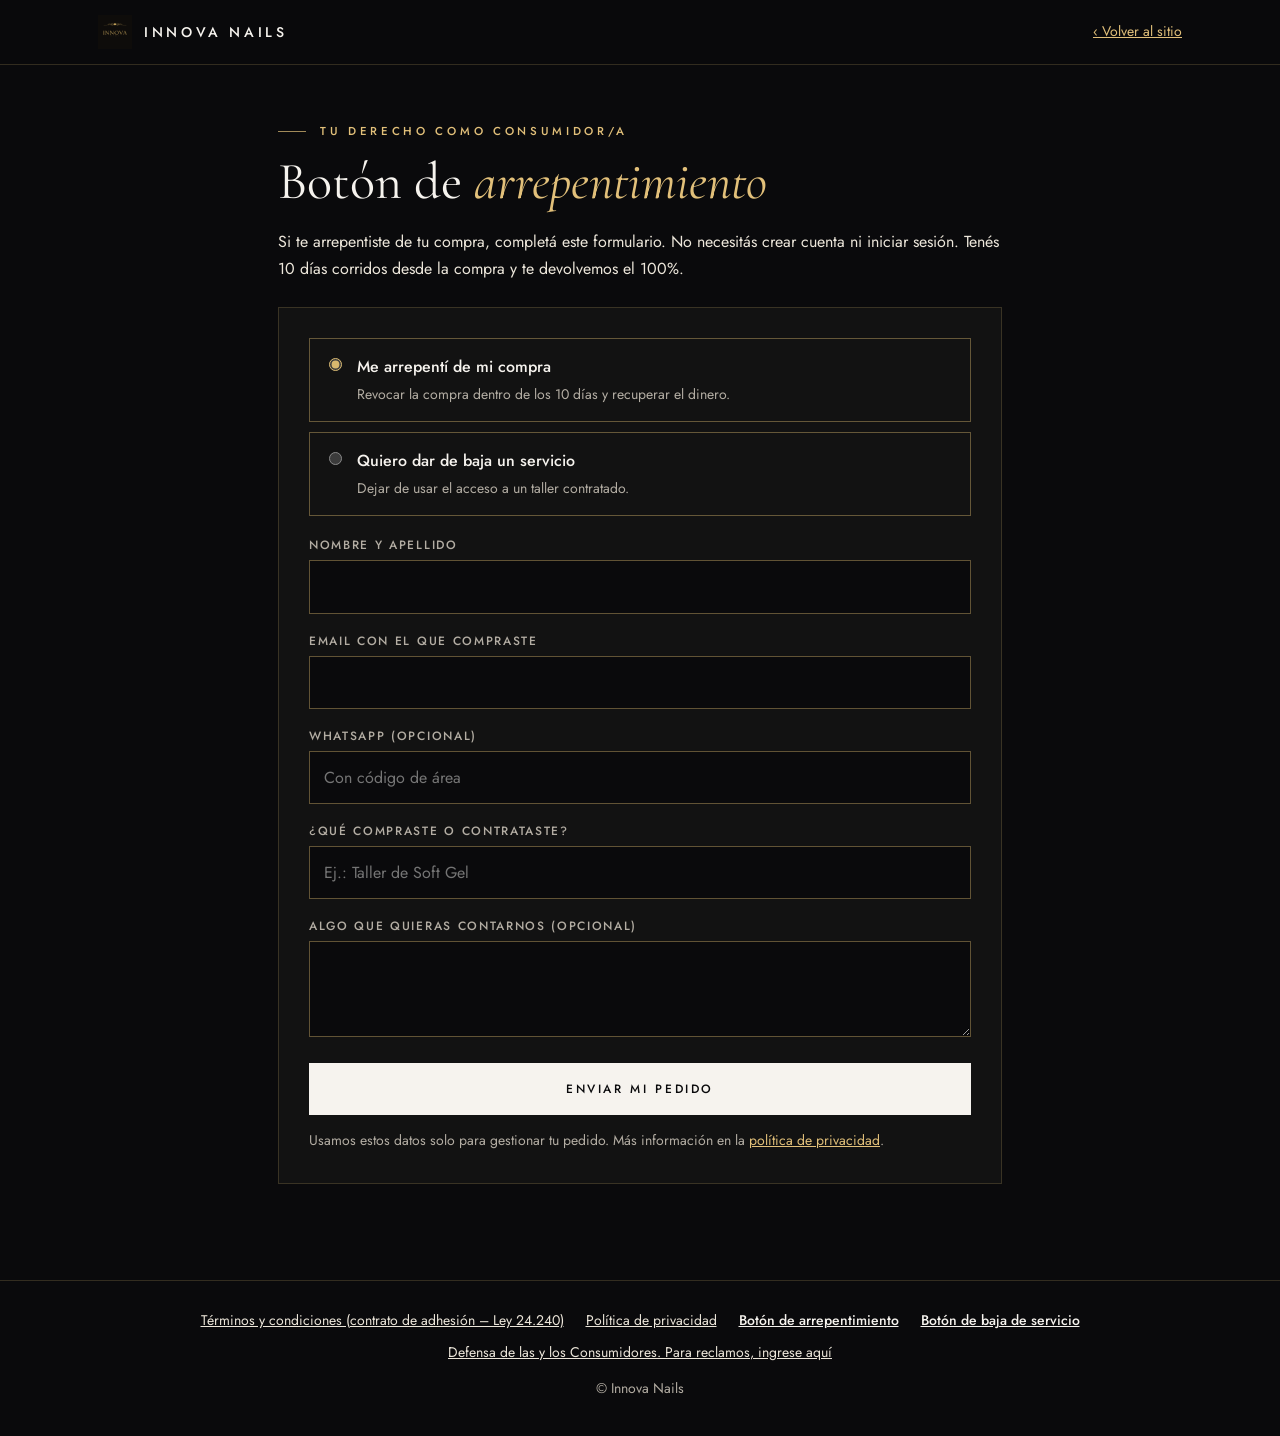
<file: arrepentimiento.html>
<!DOCTYPE html>
<html lang="es">
<head>
  <meta charset="UTF-8">
  <meta name="viewport" content="width=device-width, initial-scale=1, viewport-fit=cover">
  <meta name="theme-color" content="#0a0a0c">
  <title>Botón de arrepentimiento y baja | Innova Nails</title>
  <meta name="description" content="Pedí tu arrepentimiento o la baja de un servicio de Innova Nails, sin registrarte.">
  <link rel="icon" type="image/png" href="assets/images/brand/nena-icono.png">
  <link rel="preconnect" href="https://fonts.googleapis.com">
  <link rel="preconnect" href="https://fonts.gstatic.com" crossorigin>
  <link href="https://fonts.googleapis.com/css2?family=Cormorant+Garamond:ital,wght@0,400;0,500;0,600;1,400;1,500&family=Jost:wght@400;500;600&display=swap" rel="stylesheet">
  <link rel="stylesheet" href="legal.css">
</head>
<body>
  <header class="top"><div class="wrap">
    <a class="marca" href="index.html"><img src="assets/images/brand/nena-icono.png" alt="" onerror="this.remove()"><span>Innova Nails</span></a>
    <a class="volver" href="index.html">‹ Volver al sitio</a>
  </div></header>
  <main><div class="wrap">
    <section id="vForm">
      <span class="eyebrow">Tu derecho como consumidor/a</span>
      <h1 id="titulo">Botón de <em>arrepentimiento</em></h1>
      <p id="bajada">Si te arrepentiste de tu compra, completá este formulario. <strong>No necesitás crear cuenta ni iniciar sesión.</strong> Tenés 10 días corridos desde la compra y te devolvemos el 100%.</p>

      <form class="caja" id="form" novalidate>
        <div class="opciones" role="radiogroup" aria-label="Qué querés hacer">
          <label class="opcion"><input type="radio" name="tipo" value="arrepentimiento" checked><span><b>Me arrepentí de mi compra</b><small>Revocar la compra dentro de los 10 días y recuperar el dinero.</small></span></label>
          <label class="opcion"><input type="radio" name="tipo" value="baja"><span><b>Quiero dar de baja un servicio</b><small>Dejar de usar el acceso a un taller contratado.</small></span></label>
        </div>
        <label class="campo"><span>Nombre y apellido</span><input class="input" id="nombre" autocomplete="name" maxlength="80" required></label>
        <label class="campo"><span>Email con el que compraste</span><input class="input" id="email" type="email" autocomplete="email" maxlength="120" required></label>
        <label class="campo"><span>WhatsApp (opcional)</span><input class="input" id="tel" type="tel" inputmode="tel" autocomplete="tel" maxlength="30" placeholder="Con código de área"></label>
        <label class="campo"><span>¿Qué compraste o contrataste?</span><input class="input" id="ref" maxlength="160" placeholder="Ej.: Taller de Soft Gel"></label>
        <label class="campo"><span>Algo que quieras contarnos (opcional)</span><textarea class="input" id="msg" maxlength="600"></textarea></label>
        <p class="error" id="error" role="alert" hidden></p>
        <button class="btn btn-bloque" id="enviar" type="submit">Enviar mi pedido</button>
        <p class="ayuda" style="margin-top:14px">Usamos estos datos solo para gestionar tu pedido. Más información en la <a href="privacidad.html">política de privacidad</a>.</p>
      </form>
    </section>

    <section id="vListo" hidden>
      <span class="eyebrow">Pedido recibido</span>
      <h1>Recibimos <em>tu pedido</em></h1>
      <div class="caja">
        <p style="margin:0">Este es el código que identifica tu pedido. <strong>Guardalo o sacale una captura.</strong></p>
        <div class="codigo" id="codigo"></div>
        <p class="ayuda" id="fecha" style="margin:0 0 16px"></p>
        <p>Ya registramos tu solicitud. Nos vamos a comunicar con vos para confirmarla, y si corresponde, devolverte el dinero por el mismo medio de pago. Si querés que lo veamos más rápido, avisanos por WhatsApp.</p>
        <p style="display:flex;gap:12px;flex-wrap:wrap;margin:20px 0 0">
          <a class="btn" id="wa" href="#" target="_blank" rel="noopener">Avisar por WhatsApp</a>
          <a class="btn btn-borde" href="index.html">Volver al sitio</a>
        </p>
      </div>
    </section>
  </div></main>
  <footer class="pie-legal" id="pieLegal"></footer>
  <script src="legal.js"></script>
  <script>
    (function () {
      var URL_BASE = "https://kpmqesvijwgfthixetcx.supabase.co";
      var KEY = "sb_publishable_-HEFq0BXXVAxEDTFJUoi_w_0TZ9DFKH";
      var $ = function (id) { return document.getElementById(id); };
      var radios = document.querySelectorAll('input[name="tipo"]');
      function tipoActual() { return document.querySelector('input[name="tipo"]:checked').value; }
      function ajustarTexto() {
        var baja = tipoActual() === "baja";
        $("titulo").replaceChildren(document.createTextNode("Botón de "), Object.assign(document.createElement("em"), { textContent: baja ? "baja de servicio" : "arrepentimiento" }));
        $("bajada").textContent = baja
          ? "Para dar de baja un servicio contratado, completá este formulario. No necesitás crear cuenta ni iniciar sesión."
          : "Si te arrepentiste de tu compra, completá este formulario. No necesitás crear cuenta ni iniciar sesión. Tenés 10 días corridos desde la compra y te devolvemos el 100%.";
      }
      radios.forEach(function (r) { r.addEventListener("change", ajustarTexto); });
      if (new URLSearchParams(location.search).get("tipo") === "baja") { document.querySelector('input[value="baja"]').checked = true; }
      ajustarTexto();

      var MSJ = {
        nombre: "Escribí tu nombre y apellido.",
        email: "Revisá el email: parece que no está bien escrito.",
        muy_rapido: "Ya recibimos varios pedidos con este email. Escribinos por WhatsApp y lo resolvemos enseguida.",
        tipo: "No pudimos procesar el pedido. Probá de nuevo."
      };
      function fallo(t) { var e = $("error"); e.textContent = t; e.hidden = false; $("enviar").disabled = false; $("enviar").textContent = "Enviar mi pedido"; }

      $("form").addEventListener("submit", async function (ev) {
        ev.preventDefault();
        $("error").hidden = true;
        var nombre = $("nombre").value.trim(), email = $("email").value.trim();
        if (nombre.length < 2) { $("nombre").focus(); return fallo(MSJ.nombre); }
        if (!/^[^@\s]+@[^@\s]+\.[^@\s]+$/.test(email)) { $("email").focus(); return fallo(MSJ.email); }
        $("enviar").disabled = true; $("enviar").textContent = "Enviando...";
        try {
          var r = await fetch(URL_BASE + "/rest/v1/rpc/arrepentimiento_registrar", {
            method: "POST",
            headers: { "apikey": KEY, "Content-Type": "application/json" },
            body: JSON.stringify({ p_tipo: tipoActual(), p_nombre: nombre, p_email: email, p_telefono: $("tel").value, p_referencia: $("ref").value, p_mensaje: $("msg").value })
          });
          var d = await r.json().catch(function () { return {}; });
          if (!r.ok || !d.ok) return fallo(MSJ[d && d.error] || "No pudimos enviar el pedido. Probá de nuevo en un momento o escribinos por WhatsApp.");
          $("codigo").textContent = d.codigo;
          var f = new Date(d.fecha);
          $("fecha").textContent = "Registrado el " + f.toLocaleString("es-AR", { dateStyle: "long", timeStyle: "short" });
          var msg = "Hola! Hice un pedido de " + (tipoActual() === "baja" ? "baja de servicio" : "arrepentimiento") + " en la web. Mi código es " + d.codigo + ".";
          var L = window.LEGAL; if (L && L.whatsapp) $("wa").href = "https://wa.me/" + L.whatsapp + "?text=" + encodeURIComponent(msg); else $("wa").hidden = true;
          $("vForm").hidden = true; $("vListo").hidden = false; window.scrollTo(0, 0);
        } catch (e) { fallo("No pudimos conectarnos. Revisá tu internet y probá de nuevo."); }
      });
    })();
  </script>
</body>
</html>
</file>
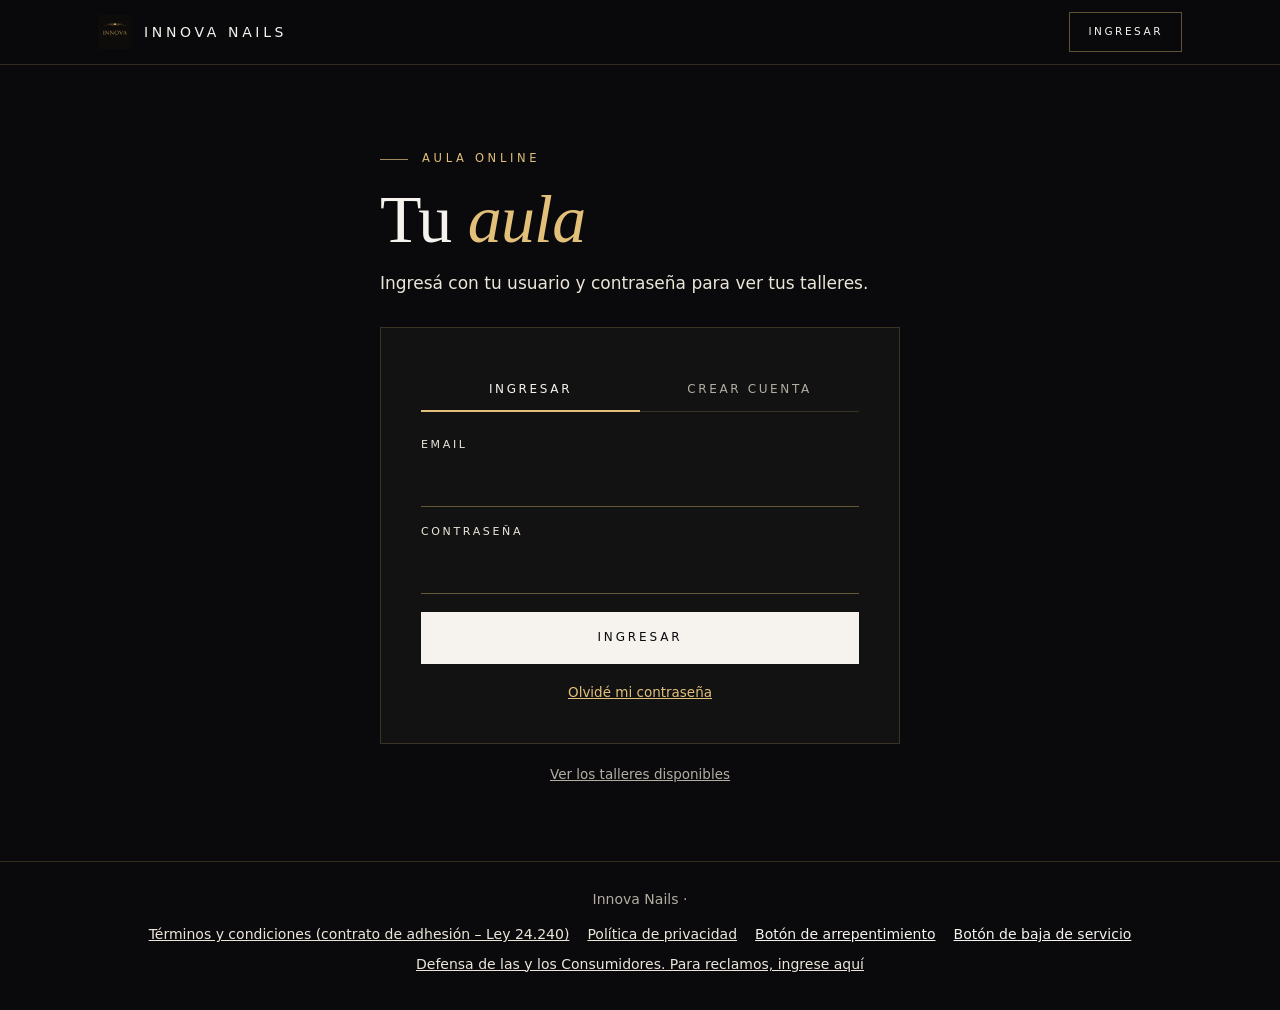
<file: aula.html>
<!DOCTYPE html>
<html lang="es">
<head>
  <meta charset="UTF-8">
  <meta name="viewport" content="width=device-width, initial-scale=1, viewport-fit=cover">
  <meta name="theme-color" content="#0a0a0c">
  <!-- Política de contenido: la página solo puede hablar con Supabase y cargar video de los reproductores permitidos.
       Si un script ajeno se colara, no podría mandar la sesión a otro sitio. -->
  <meta http-equiv="Content-Security-Policy" content="default-src 'self'; script-src 'self' 'unsafe-inline'; style-src 'self' 'unsafe-inline' https://fonts.googleapis.com; font-src https://fonts.gstatic.com; img-src 'self' data: blob: https:; media-src 'self' blob: https://kpmqesvijwgfthixetcx.supabase.co; connect-src 'self' https://kpmqesvijwgfthixetcx.supabase.co; frame-src https://www.youtube-nocookie.com https://player.vimeo.com https://drive.google.com https://iframe.mediadelivery.net; object-src 'none'; base-uri 'self'; form-action 'self'">
  <meta name="robots" content="noindex">
  <title>Aula | Innova Nails</title>
  <meta name="description" content="Aula online de Innova Nails: talleres en video, a tu ritmo.">
  <link rel="icon" type="image/png" href="assets/images/brand/nena-icono.png">
  <link rel="apple-touch-icon" href="assets/images/brand/nena-icono.png">
  <link rel="manifest" href="manifest.webmanifest">
  <link rel="preconnect" href="https://fonts.googleapis.com">
  <link rel="preconnect" href="https://fonts.gstatic.com" crossorigin>
  <link rel="preconnect" href="https://kpmqesvijwgfthixetcx.supabase.co" crossorigin>
  <link href="https://fonts.googleapis.com/css2?family=Cormorant+Garamond:ital,wght@0,400;0,500;0,600;1,400;1,500&family=Jost:wght@400;500;600&family=Licorice&display=swap" rel="stylesheet">

  <style>
    /* ============ COLORES Y TIPOGRAFÍAS (las mismas que la página principal) ============ */
    :root {
      --marfil: #0a0a0c; --lino: #111111; --arena: #1c1c1c; --camel: #d8b86e; --oro-fino: #b8944f;
      --bronce: #e2c07a; --cafe: #ece6da; --suave: #b3ada3; --apagado: #a39e96; --tinta: #f6f3ee; --papel: #121212;
      --linea: rgba(216, 184, 110, .20); --linea-2: rgba(216, 184, 110, .42);
      --ok: #7fcf95; --rojo: #f08a7c; --naranja: #e8b25c;
      --display: 'Cormorant Garamond', 'Garamond', 'Times New Roman', Georgia, serif;
      --sans: 'Jost', 'Helvetica Neue', system-ui, -apple-system, 'Segoe UI', Roboto, Arial, sans-serif;
      --lado: clamp(18px, 5vw, 48px);
      --suave-e: cubic-bezier(.2, .7, .2, 1);
    }
    * { box-sizing: border-box; }
    [hidden] { display: none !important; }
    html { -webkit-text-size-adjust: 100%; color-scheme: dark; }
    body { margin: 0; min-height: 100vh; display: flex; flex-direction: column; font-family: var(--sans); font-size: 16px; line-height: 1.65; background: var(--marfil); color: var(--cafe); -webkit-font-smoothing: antialiased; overflow-x: hidden; }
    h1, h2, h3 { margin: 0; font-family: var(--display); font-weight: 400; line-height: 1.1; color: var(--tinta); }
    a { color: inherit; }
    button { font-family: inherit; }
    :focus-visible { outline: 2px solid var(--tinta); outline-offset: 3px; }
    .wrap { width: 100%; max-width: 1180px; margin: 0 auto; padding: 0 var(--lado); }
    .eyebrow { display: inline-flex; align-items: center; gap: 14px; font: 500 11.5px/1.2 var(--sans); letter-spacing: .32em; text-transform: uppercase; color: var(--bronce); }
    .eyebrow::before { content: ""; width: 28px; height: 1px; background: currentColor; opacity: .7; }

    /* Botones */
    .btn { --alto: 52px; display: inline-flex; align-items: center; justify-content: center; gap: 10px; min-height: var(--alto); padding: 0 30px; border: 1px solid var(--tinta); border-radius: 0; background: var(--tinta); color: var(--marfil); font: 500 12px/1.3 var(--sans); letter-spacing: .24em; text-transform: uppercase; text-decoration: none; cursor: pointer; text-align: center; transition: background .4s var(--suave-e), color .4s var(--suave-e), border-color .4s var(--suave-e); -webkit-tap-highlight-color: transparent; }
    .btn:hover { background: transparent; color: var(--tinta); }
    .btn-borde { background: transparent; color: var(--tinta); border-color: var(--linea-2); }
    .btn-borde:hover { background: var(--tinta); color: var(--marfil); border-color: var(--tinta); }
    .btn-chico { --alto: 40px; padding: 0 18px; font-size: 10.5px; }
    .btn-bloque { width: 100%; }
    .btn:disabled { background: var(--arena); color: var(--suave); border-color: var(--arena); cursor: not-allowed; }
    .link { background: none; border: 0; padding: 0; color: var(--bronce); text-decoration: underline; cursor: pointer; font: inherit; }

    /* Barra superior */
    .top { position: sticky; top: 0; z-index: 20; background: rgba(10, 10, 12, .92); backdrop-filter: blur(10px); -webkit-backdrop-filter: blur(10px); border-bottom: 1px solid var(--linea); }
    .top .wrap { display: flex; align-items: center; justify-content: space-between; gap: 16px; min-height: 64px; }
    .marca { display: inline-flex; align-items: center; gap: 12px; text-decoration: none; font: 500 14px var(--sans); letter-spacing: .26em; text-transform: uppercase; color: var(--tinta); }
    .marca img { width: 34px; height: 34px; object-fit: contain; }
    .nav-sesion { display: flex; align-items: center; gap: 14px; flex-wrap: wrap; justify-content: flex-end; font-size: 14px; }
    .nav-sesion .quien { color: var(--suave); max-width: 200px; overflow: hidden; text-overflow: ellipsis; white-space: nowrap; }

    main { flex: 1; padding: clamp(36px, 6vw, 80px) 0; }
    .vista h1 { font-size: clamp(38px, 6vw, 68px); letter-spacing: -.012em; margin: 14px 0 12px; text-wrap: balance; }
    .vista h1 em { font-style: italic; color: var(--bronce); }
    .bajada { margin: 0 0 28px; color: var(--cafe); max-width: 620px; font-size: 17px; line-height: 1.75; }
    .caja { background: var(--papel); border: 1px solid var(--linea); padding: clamp(22px, 4vw, 40px); }
    .angosto { max-width: 520px; margin: 0 auto; }

    /* Formularios */
    .campo { display: block; margin-bottom: 18px; }
    .campo > span { display: block; font: 500 11px var(--sans); letter-spacing: .24em; text-transform: uppercase; color: var(--cafe); margin-bottom: 4px; }
    .input { width: 100%; height: 52px; padding: 0 2px; border: 0; border-bottom: 1px solid var(--linea-2); border-radius: 0; background: transparent; color: var(--tinta); font: 400 17px var(--sans); transition: border-color .3s, box-shadow .3s; -webkit-appearance: none; appearance: none; }
    .input::placeholder { color: var(--apagado); }
    .input:focus { outline: none; border-bottom-color: var(--tinta); box-shadow: 0 1px 0 0 var(--tinta); }
    .acepto { display: flex; gap: 10px; align-items: flex-start; margin: 16px 0 12px; font-size: 14px; line-height: 1.5; color: var(--cafe); cursor: pointer; }
    .acepto input { margin-top: 4px; accent-color: var(--camel); flex: none; }
    footer .legal { display: flex; flex-wrap: wrap; gap: 6px 18px; justify-content: center; margin: 12px 0 0; }
    footer .legal a { color: var(--cafe); }
    footer .legal a.arrep { color: var(--tinta); font-weight: 500; }
    .ayuda { font-size: 13.5px; color: var(--suave); margin: 6px 0 0; line-height: 1.55; }
    .tabs { display: grid; grid-template-columns: 1fr 1fr; margin-bottom: 26px; border-bottom: 1px solid var(--linea); }
    .tab { padding: 14px 8px; background: none; border: 0; border-bottom: 2px solid transparent; margin-bottom: -1px; color: var(--suave); font: 500 12px var(--sans); letter-spacing: .22em; text-transform: uppercase; cursor: pointer; }
    .tab[aria-selected="true"] { color: var(--tinta); border-bottom-color: var(--bronce); }
    .aviso { margin: 0 0 20px; padding: 14px 16px; border: 1px solid var(--linea-2); background: rgba(216, 184, 110, .06); font-size: 15px; line-height: 1.6; }
    .aviso.mal { border-color: rgba(240, 138, 124, .5); background: rgba(240, 138, 124, .07); }
    .aviso.bien { border-color: rgba(127, 207, 149, .5); background: rgba(127, 207, 149, .07); }

    /* Tarjetas de talleres */
    .grid { display: grid; grid-template-columns: minmax(0, 1fr); gap: 24px; margin-top: 28px; }
    @media (min-width: 760px) { .grid { grid-template-columns: repeat(2, minmax(0, 1fr)); } }
    .card { display: flex; flex-direction: column; background: var(--papel); border: 1px solid var(--linea); }
    .portada { aspect-ratio: 16 / 10; background: var(--arena); display: grid; place-items: center; overflow: hidden; }
    .portada img { width: 100%; height: 100%; object-fit: cover; display: block; }
    .portada.vacia::before { content: ""; width: 34px; height: 34px; background: var(--oro-fino); clip-path: polygon(50% 0, 62% 38%, 100% 50%, 62% 62%, 50% 100%, 38% 62%, 0 50%, 38% 38%); }
    .card-info { display: flex; flex-direction: column; gap: 12px; padding: 22px 22px 24px; flex: 1; }
    .card-info h3 { font-size: clamp(24px, 2.6vw, 30px); overflow-wrap: anywhere; }
    .card-info p { margin: 0; color: var(--cafe); font-size: 15.5px; }
    .card-pie { margin-top: auto; padding-top: 14px; display: grid; gap: 12px; }
    .etiqueta { font: 500 11px var(--sans); letter-spacing: .2em; text-transform: uppercase; color: var(--suave); }
    .barra { height: 6px; background: var(--arena); overflow: hidden; }
    .barra > i { display: block; height: 100%; width: 0; background: linear-gradient(90deg, var(--oro-fino), var(--bronce)); transition: width .6s var(--suave-e); }
    h2.sub { font-size: clamp(28px, 3.4vw, 40px); margin: 44px 0 4px; }

    /* Detalle de un taller */
    .detalle { display: grid; gap: 32px; margin-top: 28px; }
    @media (min-width: 900px) { .detalle { grid-template-columns: minmax(0, 1.2fr) minmax(0, .8fr); align-items: start; } }
    .precio { font: 400 clamp(34px, 5vw, 50px)/1 var(--display); color: var(--tinta); font-variant-numeric: lining-nums; }
    .temario { margin: 0; padding: 0; list-style: none; counter-reset: l; }
    .temario li { counter-increment: l; display: flex; gap: 14px; padding: 13px 0; border-bottom: 1px solid var(--linea); font-size: 15.5px; }
    .temario li::before { content: counter(l, decimal-leading-zero); font: 400 16px/1.5 var(--display); color: var(--bronce); min-width: 26px; }
    .temario small { margin-left: auto; color: var(--suave); white-space: nowrap; }
    .incluye { margin: 18px 0 22px; padding: 0; list-style: none; display: grid; gap: 8px; font-size: 15px; }
    .incluye li::before { content: "✦"; color: var(--bronce); margin-right: 10px; }

    /* Aula */
    .aula { display: grid; gap: 28px; margin-top: 22px; }
    @media (min-width: 960px) { .aula { grid-template-columns: minmax(0, 1.55fr) minmax(300px, .75fr); align-items: start; } }
    .video { position: relative; aspect-ratio: 16 / 9; background: #000; border: 1px solid var(--linea); display: grid; place-items: center; text-align: center; padding: 20px; }
    .video iframe { position: absolute; inset: 0; width: 100%; height: 100%; border: 0; }
    .leccion-cab { display: flex; flex-wrap: wrap; gap: 12px 18px; align-items: center; justify-content: space-between; margin: 22px 0 6px; }
    .leccion-cab h2 { font-size: clamp(26px, 3.2vw, 36px); }
    .texto-leccion { white-space: pre-line; color: var(--cafe); font-size: 16px; line-height: 1.75; margin: 10px 0 0; }
    .marca-agua { position: absolute; z-index: 3; left: 5%; top: 8%; max-width: 90%; overflow: hidden; text-overflow: ellipsis; pointer-events: none; user-select: none; -webkit-user-select: none; white-space: nowrap; color: rgba(255, 255, 255, .38); font: 600 13px/1 var(--sans); letter-spacing: .02em; text-shadow: 0 0 3px rgba(0, 0, 0, .75); animation: marcaMover 48s linear infinite; }
    @keyframes marcaMover { 0%, 100% { left: 5%; top: 8%; } 25% { left: 45%; top: 14%; } 50% { left: 20%; top: 80%; } 75% { left: 50%; top: 52%; } }
    @media (prefers-reduced-motion: reduce) { .marca-agua { animation: none; } }
    .video video { width: 100%; height: 100%; display: block; background: #000; }
    .materiales { margin: 26px 0 0; padding: 0; list-style: none; display: grid; gap: 10px; }
    .lista-lecc { margin: 0; padding: 0; list-style: none; border-top: 1px solid var(--linea); }
    .lista-lecc button { width: 100%; display: flex; align-items: center; gap: 14px; text-align: left; padding: 15px 4px; background: none; border: 0; border-bottom: 1px solid var(--linea); color: var(--cafe); font: 400 15.5px/1.4 var(--sans); cursor: pointer; }
    .lista-lecc button:hover { background: rgba(216, 184, 110, .05); }
    .lista-lecc button[aria-current="true"] { background: rgba(216, 184, 110, .09); color: var(--tinta); }
    .tilde { width: 22px; height: 22px; flex-shrink: 0; border: 1px solid var(--linea-2); display: grid; place-items: center; font-size: 13px; color: var(--marfil); }
    .tilde.hecha { background: var(--ok); border-color: var(--ok); }
    .lista-lecc small { margin-left: auto; color: var(--suave); white-space: nowrap; }
    .progreso-cab { display: grid; gap: 10px; margin: 18px 0 4px; max-width: 560px; }
    .progreso-cab .fila { display: flex; justify-content: space-between; gap: 12px; font-size: 14px; color: var(--suave); }

    /* Certificado */
    .cert-hoja { max-width: 820px; margin: 0 auto; padding: clamp(34px, 6vw, 72px) clamp(22px, 5vw, 64px); text-align: center; background: var(--papel); border: 1px solid var(--linea-2); outline: 1px solid var(--linea); outline-offset: -12px; }
    .cert-hoja .marca-cert { font: 500 13px var(--sans); letter-spacing: .4em; text-transform: uppercase; color: var(--bronce); }
    .cert-hoja h1 { font-size: clamp(34px, 6vw, 60px); margin: 22px 0 8px; }
    .cert-hoja .nombre { font: italic 400 clamp(34px, 6vw, 56px)/1.15 var(--display); color: var(--bronce); margin: 18px 0; overflow-wrap: anywhere; }
    .cert-hoja .curso-cert { font: 400 clamp(24px, 4vw, 36px)/1.2 var(--display); color: var(--tinta); margin: 12px 0 30px; overflow-wrap: anywhere; }
    .cert-hoja .pie-cert { margin-top: 34px; font-size: 13.5px; color: var(--suave); line-height: 1.7; overflow-wrap: anywhere; }
    .acciones { display: flex; flex-wrap: wrap; gap: 12px; justify-content: center; margin-top: 24px; }

    footer { border-top: 1px solid var(--linea); padding: 26px 0 34px; text-align: center; font-size: 14px; color: var(--suave); }
    footer a { color: var(--bronce); }
    .toast { position: fixed; left: 50%; bottom: 24px; transform: translate(-50%, 20px); opacity: 0; pointer-events: none; z-index: 60; max-width: min(92vw, 440px); padding: 14px 20px; background: var(--tinta); color: var(--marfil); font-size: 15px; transition: opacity .3s, transform .3s; }
    .toast.ver { opacity: 1; transform: translate(-50%, 0); }
    .girando { display: inline-block; width: 22px; height: 22px; border: 2px solid var(--linea-2); border-top-color: var(--bronce); border-radius: 50%; animation: gira .8s linear infinite; vertical-align: middle; margin-right: 10px; }
    @keyframes gira { to { transform: rotate(360deg); } }
    @media (prefers-reduced-motion: reduce) { * { animation: none !important; transition: none !important; } }

    /* Panel de la dueña */
    .pn-sub { display: flex; gap: 8px; flex-wrap: wrap; margin: 6px 0 22px; }
    .pn-sub .btn { flex: 1 1 0; min-width: 110px; }
    .pn-sub .btn[aria-pressed="true"] { background: var(--tinta); color: var(--marfil); border-color: var(--tinta); }
    .pn-buscar { margin: 0 0 14px; }
    .pn-fila { display: flex; justify-content: space-between; align-items: center; width: 100%; text-align: left; padding: 16px 4px; background: none; border: 0; border-bottom: 1px solid var(--linea); color: var(--tinta); font: 500 17px var(--sans); cursor: pointer; min-height: 56px; }
    .pn-fila span { color: var(--bronce); font-size: 24px; line-height: 1; }
    .pn-fila:hover { background: rgba(176, 138, 74, .07); }
    .pn-stats { display: grid; grid-template-columns: repeat(2, minmax(0, 1fr)); gap: 12px; margin: 0 0 22px; }
    @media (min-width: 760px) { .pn-stats { grid-template-columns: repeat(4, minmax(0, 1fr)); } }
    .pn-stat { border: 1px solid var(--linea); padding: 14px 14px 12px; background: var(--papel); }
    .pn-stat small { display: block; font: 500 10.5px var(--sans); letter-spacing: .2em; text-transform: uppercase; color: var(--suave); }
    .pn-stat strong { display: block; font: 400 32px/1.15 var(--display); color: var(--tinta); margin-top: 4px; }
    .pn-taller { border: 1px solid var(--linea); padding: 16px; margin: 0 0 14px; background: var(--papel); }
    .pn-taller h3 { margin: 0 0 8px; font: 500 19px var(--display); }
    .pn-taller p { margin: 6px 0 0; font-size: 14.5px; color: var(--cafe); line-height: 1.55; }
    .pn-cab { display: flex; justify-content: space-between; gap: 10px; align-items: center; flex-wrap: wrap; }
    .pn-tag { font: 600 10.5px var(--sans); letter-spacing: .14em; text-transform: uppercase; padding: 3px 8px; border: 1px solid var(--linea-2); }
    .pn-tag.ok { color: #1f7a3d; border-color: #1f7a3d; }
    .pn-tag.mal { color: #9c2f22; border-color: #9c2f22; }
    .pn-tag.aviso { color: #8a6416; border-color: #8a6416; }
    .pn-volver { background: none; border: 0; padding: 6px 0; margin: 0 0 8px; color: var(--bronce); font: 500 14px var(--sans); cursor: pointer; }
    .pn-acc { display: flex; gap: 8px; flex-wrap: wrap; margin-top: 14px; }
    .pn-nota-mal { margin-top: 8px; color: #9c2f22; font-size: 14px; }
    .pn-tabla { width: 100%; border-collapse: collapse; font-size: 14.5px; }
    .pn-tabla th, .pn-tabla td { text-align: left; padding: 9px 6px; border-bottom: 1px solid var(--linea); }
    .pn-tabla th { font: 500 10.5px var(--sans); letter-spacing: .16em; text-transform: uppercase; color: var(--suave); }
    /* Reseñas */
    .estrellas { color: var(--bronce); letter-spacing: .12em; font-size: 18px; white-space: nowrap; }
    .valoracion { display: flex; align-items: center; gap: 12px; flex-wrap: wrap; margin: 6px 0 8px; }
    .valoracion strong { font: 400 36px/1 var(--display); color: var(--tinta); }
    .resena { padding: 16px 0; border-bottom: 1px solid var(--linea); }
    .resena p { margin: 8px 0 0; color: var(--cafe); font-size: 15.5px; line-height: 1.65; overflow-wrap: anywhere; }
    .quien-r { display: flex; gap: 6px 14px; align-items: baseline; flex-wrap: wrap; font-size: 14px; color: var(--suave); }
    .quien-r strong { color: var(--tinta); font-weight: 500; }
    .estrellas-input { display: flex; gap: 2px; margin: 2px 0 14px; }
    .estrellas-input button { background: none; border: 0; padding: 0; min-width: 46px; min-height: 46px; font-size: 34px; line-height: 1; color: var(--linea-2); cursor: pointer; -webkit-tap-highlight-color: transparent; }
    .estrellas-input button.on { color: var(--bronce); }
    textarea.input { height: auto; min-height: 104px; padding: 12px 2px; resize: vertical; line-height: 1.6; }
    .foto-resena { display: block; width: 100%; max-width: 220px; aspect-ratio: 4 / 5; object-fit: cover; margin-top: 12px; border: 1px solid var(--linea); }
    .resp-dueña { margin-top: 12px; padding: 10px 14px; border-left: 2px solid var(--bronce); background: rgba(176,138,74,.08); font-size: 14.5px; }
    .resp-dueña strong { font-weight: 500; color: var(--tinta); }
    .resp-dueña p { margin: 4px 0 0; }
    .caja-resena { margin-top: 44px; }
    .caja-resena h2 { font-size: clamp(26px, 3vw, 34px); margin-bottom: 8px; }

    @media print {
      body { background: #fff; color: #000; }
      .top, footer, .acciones, .toast { display: none !important; }
      main { padding: 0; }
      .cert-hoja { background: #fff; border: 2px solid #b8944f; outline-color: #b8944f; }
      .cert-hoja, .cert-hoja * { color: #000 !important; }
      .cert-hoja .nombre, .cert-hoja .marca-cert { color: #8a6a28 !important; }
    }
  </style>
</head>
<body>
  <header class="top">
    <div class="wrap">
      <a class="marca" href="index.html" aria-label="Volver a la página de Innova Nails">
        <img src="assets/images/brand/nena-icono.png" alt="" width="34" height="34">
        <span>Innova Nails</span>
      </a>
      <div class="nav-sesion" id="navSesion"></div>
    </div>
  </header>

  <main>
    <div class="wrap">
      <noscript><p class="aviso mal">Para usar el aula necesitás tener JavaScript activado en tu navegador.</p></noscript>

      <!-- Cargando -->
      <section class="vista" id="vCarga" aria-live="polite"><p><span class="girando"></span><span id="cargaTexto">Cargando...</span></p></section>

      <!-- Ingresar / crear cuenta -->
      <section class="vista" id="vAuth" hidden>
        <div class="angosto">
          <span class="eyebrow">Aula online</span>
          <h1 id="authTitulo">Tu <em>aula</em></h1>
          <p class="bajada" id="authBajada">Ingresá con tu usuario y contraseña para ver tus talleres.</p>
          <div class="caja">
            <div class="aviso" id="authAviso" hidden role="status"></div>
            <div class="tabs" role="tablist">
              <button class="tab" role="tab" id="tabIngresar" type="button" aria-selected="true">Ingresar</button>
              <button class="tab" role="tab" id="tabRegistro" type="button" aria-selected="false">Crear cuenta</button>
            </div>
            <form id="formAuth" novalidate>
              <label class="campo" id="campoNombre" hidden><span>Nombre y apellido</span><input class="input" id="aNombre" autocomplete="name" maxlength="60"></label>
              <label class="campo" id="campoTel" hidden><span>WhatsApp (con código de área)</span><input class="input" id="aTel" type="tel" inputmode="numeric" autocomplete="tel" maxlength="20" placeholder="387 123 4567"></label>
              <label class="campo"><span>Email</span><input class="input" id="aEmail" type="email" autocomplete="username" maxlength="120" required></label>
              <label class="campo"><span>Contraseña</span><input class="input" id="aPass" type="password" autocomplete="current-password" minlength="8" maxlength="72" required>
                <p class="ayuda" id="ayudaPass" hidden>Mínimo 8 caracteres.</p></label>
              <button class="btn btn-bloque" id="btnAuth" type="submit">Ingresar</button>
              <p class="ayuda" style="text-align:center;margin-top:18px"><button class="link" id="btnOlvide" type="button">Olvidé mi contraseña</button></p>
            </form>
          </div>
          <p class="ayuda" style="text-align:center;margin-top:20px"><a href="index.html#talleres">Ver los talleres disponibles</a></p>
        </div>
      </section>

      <!-- Completar datos (si entró con una cuenta sin ficha) -->
      <section class="vista" id="vFicha" hidden>
        <div class="angosto">
          <span class="eyebrow">Un último paso</span>
          <h1>Completá tus <em>datos</em></h1>
          <p class="bajada">Los usamos solo para avisarte sobre tu taller.</p>
          <form class="caja" id="formFicha" novalidate>
            <label class="campo"><span>Nombre y apellido</span><input class="input" id="fNombre" autocomplete="name" maxlength="60" required></label>
            <label class="campo"><span>WhatsApp (con código de área)</span><input class="input" id="fTel" type="tel" inputmode="numeric" autocomplete="tel" maxlength="20" placeholder="387 123 4567"></label>
            <button class="btn btn-bloque" type="submit">Continuar</button>
          </form>
        </div>
      </section>

      <!-- Nueva contraseña (después del link de recuperación) -->
      <section class="vista" id="vClave" hidden>
        <div class="angosto">
          <span class="eyebrow">Recuperar acceso</span>
          <h1>Nueva <em>contraseña</em></h1>
          <form class="caja" id="formClave" novalidate>
            <label class="campo"><span>Contraseña nueva</span><input class="input" id="cPass" type="password" autocomplete="new-password" minlength="8" maxlength="72" required><p class="ayuda">Mínimo 8 caracteres.</p></label>
            <button class="btn btn-bloque" type="submit">Guardar contraseña</button>
          </form>
        </div>
      </section>

      <!-- Detalle de un taller (público) -->
      <section class="vista" id="vDetalle" hidden></section>

      <!-- Mis talleres -->
      <section class="vista" id="vMis" hidden></section>
      <section class="vista" id="vDuena" hidden></section>

      <!-- Aula de un taller -->
      <section class="vista" id="vAula" hidden></section>

      <!-- Certificado -->
      <section class="vista" id="vCert" hidden></section>

      <!-- Mensajes sueltos (pago, errores) -->
      <section class="vista" id="vMensaje" hidden></section>
    </div>
  </main>

  <footer>
    <div class="wrap">
      <span id="pieNegocio">Innova Nails</span> · <a id="pieWa" href="#" target="_blank" rel="noopener" hidden>Escribinos por WhatsApp</a>
      <nav class="legal" aria-label="Información legal">
        <a href="terminos.html">Términos y condiciones (contrato de adhesión – Ley 24.240)</a>
        <a href="privacidad.html">Política de privacidad</a>
        <a class="arrep" href="arrepentimiento.html">Botón de arrepentimiento</a>
        <a class="arrep" href="arrepentimiento.html?tipo=baja">Botón de baja de servicio</a>
        <a href="https://www.argentina.gob.ar/produccion/defensadelconsumidor/formulario" target="_blank" rel="noopener">Defensa de las y los Consumidores. Para reclamos, ingrese aquí</a>
      </nav>
    </div>
  </footer>
  <div class="toast" id="toast" role="status" aria-live="polite"></div>

  <script>
    // ===== CONEXIÓN CON LA BASE DE DATOS (la misma que la página principal) =====
    const SUPABASE_URL = "https://kpmqesvijwgfthixetcx.supabase.co";
    const SUPABASE_KEY = "sb_publishable_-HEFq0BXXVAxEDTFJUoi_w_0TZ9DFKH";
    const SITIO = "https://innovanails.github.io/";
    // Texto de la política de devolución que se muestra antes de pagar (cambialo si Nena cambia la política)
    const POLITICA_DEVOLUCION = "Podés arrepentirte dentro de los 10 días corridos de la compra y te devolvemos el 100%, sin dar explicaciones. Usá el botón de arrepentimiento que está al pie de la página.";
    // Claves propias del aula (distintas a las del panel, para que no se pisen las sesiones)
    const K_TOKEN = "aula_token", K_REFRESCO = "aula_refresco", K_FICHA = "aula_ficha_pendiente";

    const $ = id => document.getElementById(id);
    const plata = n => "$" + Number(n).toLocaleString("es-AR");
    function el(tag, clase, texto) {
      const e = document.createElement(tag);
      if (clase) e.className = clase;
      if (texto != null) e.textContent = texto;
      return e;
    }
    function fechaLarga(iso) {
      const d = new Date(iso);
      return isNaN(d) ? "" : d.toLocaleDateString("es-AR", { day: "numeric", month: "long", year: "numeric" });
    }
    function duracion(dias) {
      dias = Number(dias);
      if (dias >= 30 && dias % 30 === 0) { const m = dias / 30; return m + (m === 1 ? " mes" : " meses"); }
      return dias + " días";
    }
    let tToast = null;
    function avisar(txt) {
      const t = $("toast");
      t.textContent = txt;
      t.classList.add("ver");
      clearTimeout(tToast);
      tToast = setTimeout(function () { t.classList.remove("ver"); }, 4200);
    }
    function vista(id) {
      document.querySelectorAll(".vista").forEach(function (v) { v.hidden = v.id !== id; });
      window.scrollTo(0, 0);
      pintarNav();
    }
    function cargando(txt) { $("cargaTexto").textContent = txt || "Cargando..."; vista("vCarga"); }

    // ---------- Sesión ----------
    const S = { token: null, refresco: null, volverA: null };
    function leerJwt(t) {
      try {
        const p = t.split(".")[1].replace(/-/g, "+").replace(/_/g, "/");
        return JSON.parse(decodeURIComponent(escape(atob(p))));
      } catch (e) { return {}; }
    }
    function emailSesion() { return S.token ? (leerJwt(S.token).email || "") : ""; }
    function guardarSesion(d) {
      S.token = d.access_token; S.refresco = d.refresh_token;
      try { localStorage.setItem(K_TOKEN, S.token); localStorage.setItem(K_REFRESCO, S.refresco || ""); } catch (e) { /* sin almacenamiento: hay que entrar cada vez */ }
    }
    function cargarSesion() {
      try { S.token = localStorage.getItem(K_TOKEN) || null; S.refresco = localStorage.getItem(K_REFRESCO) || null; } catch (e) { /* ignorar */ }
    }
    function limpiarSesion() {
      S.token = null; S.refresco = null;
      try { localStorage.removeItem(K_TOKEN); localStorage.removeItem(K_REFRESCO); } catch (e) { /* ignorar */ }
    }
    let refrescando = null;
    async function refrescar() {
      if (!S.refresco) return false;
      if (!refrescando) {
        refrescando = (async function () {
          try {
            const r = await fetch(SUPABASE_URL + "/auth/v1/token?grant_type=refresh_token", {
              method: "POST",
              headers: { "apikey": SUPABASE_KEY, "Content-Type": "application/json" },
              body: JSON.stringify({ refresh_token: S.refresco })
            });
            if (!r.ok) return false;
            guardarSesion(await r.json());
            return true;
          } catch (e) { return false; } finally { refrescando = null; }
        })();
      }
      return refrescando;
    }
    // Llamada a la base: con la sesión de la alumna si la hay; si venció, la renueva una vez
    async function api(path, o) {
      o = o || {};
      async function pedir() {
        const h = { "apikey": SUPABASE_KEY };
        if (S.token) h["Authorization"] = "Bearer " + S.token;
        if (o.body) h["Content-Type"] = "application/json";
        return fetch(SUPABASE_URL + path, { method: o.method || "GET", headers: h, body: o.body });
      }
      let r = await pedir();
      if (r.status === 401 && S.token) {
        if (await refrescar()) r = await pedir();
        else { limpiarSesion(); pintarNav(); }
      }
      return r;
    }
    async function rpc(nombre, datos) {
      const r = await api("/rest/v1/rpc/" + nombre, { method: "POST", body: JSON.stringify(datos || {}) });
      if (!r.ok) throw new Error("Error " + r.status);
      return r.json();
    }
    async function leer(path) {
      const r = await api(path);
      if (!r.ok) throw new Error("Error " + r.status);
      return r.json();
    }

    function pintarNav() {
      const n = $("navSesion");
      n.replaceChildren();
      if (S.token) {
        n.appendChild(el("span", "quien", emailSesion()));
        if (S.duena) {
          const pn = el("button", "btn btn-chico", "Panel de dueño");
          pn.type = "button"; pn.onclick = irPanel;
          n.appendChild(pn);
        }
        const mis = el("button", "btn btn-borde btn-chico", "Mis talleres");
        mis.type = "button"; mis.onclick = irMis;
        const salir = el("button", "link", "Salir");
        salir.type = "button"; salir.onclick = cerrarSesion;
        n.appendChild(mis); n.appendChild(salir);
      } else {
        const ing = el("button", "btn btn-borde btn-chico", "Ingresar");
        ing.type = "button"; ing.onclick = function () { mostrarAuth("ingresar"); };
        n.appendChild(ing);
      }
    }
    async function cerrarSesion() {
      try { await api("/auth/v1/logout", { method: "POST", body: "{}" }); } catch (e) { /* ignorar */ }
      limpiarSesion();
      history.replaceState(null, "", "aula.html");
      mostrarAuth("ingresar");
    }

    // ---------- Ingresar, crear cuenta, recuperar ----------
    let modoAuth = "ingresar";
    function mostrarAuth(modo, mensaje) {
      modoAuth = modo;
      const reg = modo === "registro";
      $("tabIngresar").setAttribute("aria-selected", reg ? "false" : "true");
      $("tabRegistro").setAttribute("aria-selected", reg ? "true" : "false");
      $("campoNombre").hidden = !reg; $("campoTel").hidden = !reg; $("ayudaPass").hidden = !reg;
      $("aPass").autocomplete = reg ? "new-password" : "current-password";
      $("btnAuth").textContent = reg ? "Crear mi cuenta" : "Ingresar";
      $("btnOlvide").hidden = reg;
      $("authTitulo").replaceChildren(document.createTextNode(reg ? "Creá tu " : "Tu "), el("em", "", reg ? "cuenta" : "aula"));
      $("authBajada").textContent = reg
        ? "Con tu cuenta comprás el taller y entrás cuando quieras, desde cualquier dispositivo."
        : "Ingresá con tu usuario y contraseña para ver tus talleres.";
      const a = $("authAviso");
      a.hidden = !mensaje;
      a.className = "aviso" + (mensaje && mensaje.tipo ? " " + mensaje.tipo : "");
      a.textContent = mensaje ? mensaje.texto : "";
      vista("vAuth");
    }
    $("tabIngresar").onclick = function () { mostrarAuth("ingresar"); };
    $("tabRegistro").onclick = function () { mostrarAuth("registro"); };

    function textoErrorAuth(d) {
      const c = String((d && (d.error_code || d.msg || d.error_description || d.error)) || "").toLowerCase();
      if (c.indexOf("invalid_credentials") !== -1 || c.indexOf("invalid login") !== -1) return "El email o la contraseña no son correctos.";
      if (c.indexOf("email_not_confirmed") !== -1 || c.indexOf("not confirmed") !== -1) return "Todavía falta confirmar tu email: revisá tu bandeja (y el spam) y tocá el link que te enviamos.";
      if (c.indexOf("user_already_exists") !== -1 || c.indexOf("already registered") !== -1) return "Ese email ya tiene una cuenta. Probá ingresando.";
      if (c.indexOf("weak_password") !== -1 || c.indexOf("password") !== -1) return "La contraseña es muy débil. Usá al menos 8 caracteres.";
      if (c.indexOf("over_email_send_rate_limit") !== -1 || c.indexOf("rate") !== -1) return "Hubo muchos intentos seguidos. Esperá unos minutos y probá de nuevo.";
      return "No pudimos completar la operación. Probá de nuevo en un momento.";
    }
    const emailValido = e => /^[^\s@]+@[^\s@]+\.[^\s@]{2,}$/.test(e);

    $("formAuth").addEventListener("submit", async function (ev) {
      ev.preventDefault();
      const email = $("aEmail").value.trim().toLowerCase(), pass = $("aPass").value;
      const nombre = $("aNombre").value.trim(), tel = $("aTel").value.replace(/\D/g, "");
      const reg = modoAuth === "registro";
      const aviso = function (texto, tipo) { const a = $("authAviso"); a.hidden = false; a.className = "aviso " + (tipo || "mal"); a.textContent = texto; };
      if (!emailValido(email)) return aviso("Revisá el email: no parece estar completo.");
      if (reg) {
        if (nombre.length < 2) return aviso("Escribí tu nombre y apellido.");
        if (tel.length < 8) return aviso("Escribí tu WhatsApp con código de área, solo números.");
        if (pass.length < 8) return aviso("La contraseña tiene que tener al menos 8 caracteres.");
      } else if (!pass) return aviso("Escribí tu contraseña.");

      const btn = $("btnAuth");
      btn.disabled = true;
      try {
        if (reg) {
          try { localStorage.setItem(K_FICHA, JSON.stringify({ email: email, nombre: nombre, tel: tel })); } catch (e) { /* ignorar */ }
          // El destino del link de confirmación va en la dirección (?redirect_to=...): Supabase no lo lee del cuerpo del pedido
          const r = await fetch(SUPABASE_URL + "/auth/v1/signup?redirect_to=" + encodeURIComponent(SITIO + "aula.html"), {
            method: "POST",
            headers: { "apikey": SUPABASE_KEY, "Content-Type": "application/json" },
            body: JSON.stringify({ email: email, password: pass, data: { nombre: nombre } })
          });
          const d = await r.json().catch(function () { return {}; });
          if (!r.ok) return aviso(textoErrorAuth(d));
          if (d.access_token) { guardarSesion(d); return await despuesDeIngresar(); }
          // Supabase pide confirmar el email antes de dejar entrar
          mostrarAuth("ingresar", { tipo: "bien", texto: "Te enviamos un email para confirmar tu cuenta. Tocá el link y después ingresá con tu email y contraseña." });
          $("aEmail").value = email;
          return;
        }
        const r = await fetch(SUPABASE_URL + "/auth/v1/token?grant_type=password", {
          method: "POST",
          headers: { "apikey": SUPABASE_KEY, "Content-Type": "application/json" },
          body: JSON.stringify({ email: email, password: pass })
        });
        const d = await r.json().catch(function () { return {}; });
        if (!r.ok || !d.access_token) return aviso(textoErrorAuth(d));
        guardarSesion(d);
        await despuesDeIngresar();
      } catch (e) {
        aviso("No pudimos conectarnos. Revisá tu internet y probá de nuevo.");
      } finally { btn.disabled = false; }
    });

    $("btnOlvide").onclick = async function () {
      const email = $("aEmail").value.trim().toLowerCase();
      const a = $("authAviso");
      a.hidden = false;
      if (!emailValido(email)) { a.className = "aviso mal"; a.textContent = "Escribí tu email arriba y volvé a tocar “Olvidé mi contraseña”."; return; }
      try {
        // El link para crear la contraseña nueva tiene que volver al aula (no a la página principal): va en ?redirect_to=...
        await fetch(SUPABASE_URL + "/auth/v1/recover?redirect_to=" + encodeURIComponent(SITIO + "aula.html"), {
          method: "POST",
          headers: { "apikey": SUPABASE_KEY, "Content-Type": "application/json" },
          body: JSON.stringify({ email: email })
        });
      } catch (e) { /* se muestra el mismo mensaje: no revelamos si el email existe */ }
      a.className = "aviso bien";
      a.textContent = "Si ese email tiene una cuenta, te enviamos un link para crear una contraseña nueva.";
    };

    $("formClave").addEventListener("submit", async function (ev) {
      ev.preventDefault();
      const p = $("cPass").value;
      if (p.length < 8) return avisar("La contraseña tiene que tener al menos 8 caracteres.");
      const r = await api("/auth/v1/user", { method: "PUT", body: JSON.stringify({ password: p }) });
      if (!r.ok) return avisar("No pudimos guardar la contraseña. Pedí un link nuevo y probá de nuevo.");
      avisar("Listo, tu contraseña quedó guardada.");
      $("cPass").value = "";
      await despuesDeIngresar();
    });

    // Ficha de la alumna (nombre y WhatsApp)
    async function asegurarFicha() {
      let filas;
      try { filas = await leer("/rest/v1/alumnas?select=user_id&limit=1"); } catch (e) { return true; }
      if (filas.length) return true;
      let pend = null;
      try { pend = JSON.parse(localStorage.getItem(K_FICHA) || "null"); } catch (e) { /* ignorar */ }
      if (pend && pend.email === emailSesion().toLowerCase() && pend.nombre) {
        try {
          const r = await rpc("alumna_guardar", { p_nombre: pend.nombre, p_telefono: pend.tel || "" });
          if (r && r.ok) { try { localStorage.removeItem(K_FICHA); } catch (e) { /* ignorar */ } return true; }
        } catch (e) { /* cae al formulario */ }
      }
      vista("vFicha");
      return false;
    }
    $("formFicha").addEventListener("submit", async function (ev) {
      ev.preventDefault();
      const nombre = $("fNombre").value.trim(), tel = $("fTel").value.replace(/\D/g, "");
      if (nombre.length < 2) return avisar("Escribí tu nombre y apellido.");
      try {
        const r = await rpc("alumna_guardar", { p_nombre: nombre, p_telefono: tel });
        if (!r || !r.ok) return avisar("Revisá los datos e intentá de nuevo.");
      } catch (e) { return avisar("No pudimos guardar tus datos. Probá de nuevo."); }
      await despuesDeIngresar();
    });

    async function despuesDeIngresar() {
      history.replaceState(null, "", location.pathname + location.search);
      cargando("Entrando a tu aula...");
      if (!(await asegurarFicha())) return;
      if (S.volverA) { const s = S.volverA; S.volverA = null; return mostrarDetalle(s); }
      irMis();
    }

    // ---------- Datos del negocio (nombre y WhatsApp para el pie) ----------
    let NEGOCIO = null;
    async function cargarNegocio() {
      try {
        const r = await fetch(SUPABASE_URL + "/rest/v1/rpc/datos_publicos", {
          method: "POST", headers: { "apikey": SUPABASE_KEY, "Content-Type": "application/json" }, body: "{}"
        });
        if (!r.ok) return;
        const d = await r.json();
        NEGOCIO = d && d.ajustes ? d.ajustes : null;
        if (NEGOCIO && NEGOCIO.nombre) $("pieNegocio").textContent = NEGOCIO.nombre;
        if (NEGOCIO && /^\d{8,15}$/.test(String(NEGOCIO.whatsapp || ""))) {
          $("pieWa").href = "https://wa.me/" + NEGOCIO.whatsapp + "?text=" + encodeURIComponent("Hola! Te escribo por los talleres online.");
          $("pieWa").hidden = false;
        }
      } catch (e) { /* el pie queda simple */ }
    }

    // ---------- Piezas de pantalla ----------
    function tarjetaPortada(url) {
      const p = el("div", "portada");
      if (/^(https:\/\/|assets\/)/.test(url || "")) {
        const img = document.createElement("img");
        img.src = url; img.alt = ""; img.loading = "lazy"; img.decoding = "async";
        img.onerror = function () { img.remove(); p.classList.add("vacia"); };
        p.appendChild(img);
      } else p.classList.add("vacia");
      return p;
    }
    function mensaje(titulo, texto, botones) {
      const v = $("vMensaje");
      v.replaceChildren();
      const c = el("div", "angosto");
      c.appendChild(el("span", "eyebrow", "Aula online"));
      const h = el("h1", "", titulo);
      c.appendChild(h);
      if (texto) c.appendChild(el("p", "bajada", texto));
      const ac = el("div", "acciones");
      ac.style.justifyContent = "flex-start";
      (botones || []).forEach(function (b) { ac.appendChild(b); });
      c.appendChild(ac);
      v.appendChild(c);
      vista("vMensaje");
    }
    function boton(texto, fn, borde) {
      const b = el("button", "btn" + (borde ? " btn-borde" : ""), texto);
      b.type = "button"; b.onclick = fn;
      return b;
    }

    // ---------- Mis talleres ----------
    let MIS = [];
    async function misCursos() {
      if (!S.token) return [];
      try { MIS = await rpc("curso_mi_avance", {}); } catch (e) { MIS = []; }
      return MIS;
    }
    async function irMis() {
      if (!S.token) return mostrarAuth("ingresar");
      history.replaceState(null, "", "aula.html");
      cargando("Cargando tus talleres...");
      await detectarDuena();
      const mis = await misCursos();
      let catalogo = [];
      try { catalogo = await leer("/rest/v1/cursos?select=id,slug,nombre,descripcion,portada_url,precio,acceso_dias&activo=eq.true&order=orden.asc,id.asc"); } catch (e) { /* sin catálogo */ }

      const v = $("vMis");
      v.replaceChildren();
      v.appendChild(el("span", "eyebrow", "Aula online"));
      const h1 = el("h1", "");
      h1.appendChild(document.createTextNode("Mis "));
      h1.appendChild(el("em", "", "talleres"));
      v.appendChild(h1);
      if (S.duena) {
        const av = el("div", "aviso");
        av.appendChild(el("p", "", "Estás ingresando como dueña. Desde el panel ves quién compró, cómo avanza cada alumna y las opiniones."));
        av.appendChild(boton("Abrir el panel de dueño", irPanel));
        v.appendChild(av);
      }

      const vigentes = mis.filter(function (m) { return m.vigente; });
      const vencidos = mis.filter(function (m) { return !m.vigente; });
      if (!mis.length) {
        v.appendChild(el("p", "bajada", "Todavía no tenés talleres. Cuando compres uno, aparece acá para que empieces a tu ritmo."));
      } else {
        v.appendChild(el("p", "bajada", "Entrá cuando quieras y seguí donde lo dejaste."));
      }
      const grid = el("div", "grid");
      vigentes.concat(vencidos).forEach(function (m) {
        const card = el("article", "card");
        card.appendChild(tarjetaPortada(m.portada_url));
        const info = el("div", "card-info");
        info.appendChild(el("h3", "", m.nombre));
        const total = Number(m.total), hechas = Number(m.hechas);
        const pct = total ? Math.round(hechas * 100 / total) : 0;
        if (m.vigente) {
          const barra = el("div", "barra"); const i = el("i"); i.style.width = pct + "%"; barra.appendChild(i);
          info.appendChild(barra);
          info.appendChild(el("span", "etiqueta", hechas + " de " + total + " lecciones · " + pct + "%"));
          info.appendChild(el("span", "etiqueta", "Acceso hasta el " + fechaLarga(m.vence)));
        } else {
          info.appendChild(el("span", "etiqueta", "Tu acceso venció el " + fechaLarga(m.vence)));
        }
        const pie = el("div", "card-pie");
        if (m.vigente) pie.appendChild(boton(hechas && hechas < total ? "Continuar" : hechas >= total && total ? "Repasar" : "Empezar", function () { abrirAula(m.curso_id); }));
        else pie.appendChild(boton("Volver a inscribirme", function () { mostrarDetalle(m.slug); }));
        if (m.certificado) pie.appendChild(boton("Ver mi certificado", function () { verCertificado(m.certificado); }, true));
        info.appendChild(pie);
        card.appendChild(info);
        grid.appendChild(card);
      });
      if (mis.length) v.appendChild(grid);

      const idsMios = new Set(vigentes.map(function (m) { return m.curso_id; }));
      const otros = catalogo.filter(function (c) { return !idsMios.has(c.id); });
      if (otros.length) {
        v.appendChild(el("h2", "sub", mis.length ? "Más talleres" : "Talleres disponibles"));
        const g2 = el("div", "grid");
        otros.forEach(function (c) {
          const card = el("article", "card");
          card.appendChild(tarjetaPortada(c.portada_url));
          const info = el("div", "card-info");
          info.appendChild(el("h3", "", c.nombre));
          if (c.descripcion) info.appendChild(el("p", "", c.descripcion));
          const pie = el("div", "card-pie");
          pie.appendChild(el("span", "precio", plata(c.precio)));
          pie.appendChild(boton("Ver taller", function () { mostrarDetalle(c.slug); }, true));
          info.appendChild(pie);
          card.appendChild(info);
          g2.appendChild(card);
        });
        v.appendChild(g2);
      }
      vista("vMis");
    }

    // ---------- Detalle de un taller y compra ----------
    async function mostrarDetalle(slug) {
      cargando("Cargando el taller...");
      S.volverA = null;
      let c = null, temario = [];
      try {
        const lista = await leer("/rest/v1/cursos?select=id,slug,nombre,descripcion,portada_url,precio,acceso_dias&activo=eq.true&slug=eq." + encodeURIComponent(slug) + "&limit=1");
        c = lista[0] || null;
        if (c) temario = await rpc("curso_temario", { p_curso: c.id });
      } catch (e) { c = null; }
      if (!c) return mensaje("Este taller no está disponible", "Puede que todavía no esté abierto o que el link esté incompleto.", [boton("Ver mis talleres", irMis)]);

      const mis = await misCursos();
      const mio = mis.find(function (m) { return m.curso_id === c.id && m.vigente; });
      let opiniones = null;
      try { opiniones = await rpc("curso_resenas", { p_curso: c.id }); } catch (e) { /* sin reseñas todavía */ }

      const v = $("vDetalle");
      v.replaceChildren();
      v.appendChild(el("span", "eyebrow", "Taller online"));
      v.appendChild(el("h1", "", c.nombre));
      if (c.descripcion) v.appendChild(el("p", "bajada", c.descripcion));
      const det = el("div", "detalle");

      const izq = el("div");
      izq.appendChild(tarjetaPortada(c.portada_url));
      izq.appendChild(el("h2", "sub", "Lo que vas a ver"));
      if (temario.length) {
        const ol = el("ol", "temario");
        temario.forEach(function (l) {
          const li = el("li", "", l.titulo);
          if (Number(l.minutos) > 0) li.appendChild(el("small", "", l.minutos + " min"));
          ol.appendChild(li);
        });
        izq.appendChild(ol);
      } else izq.appendChild(el("p", "ayuda", "El contenido se está terminando de cargar."));
      if (opiniones && Number(opiniones.cantidad) > 0) izq.appendChild(bloqueResenas(opiniones));

      const der = el("aside", "caja");
      der.appendChild(el("span", "etiqueta", "Precio total"));
      der.appendChild(el("div", "precio", plata(c.precio)));
      const inc = el("ul", "incluye");
      ["Clases en video para ver a tu ritmo", "Material para descargar", "Acceso por " + duracion(c.acceso_dias) + " desde el pago", "Certificado al completar el taller"].forEach(function (t) { inc.appendChild(el("li", "", t)); });
      der.appendChild(inc);
      if (mio) {
        der.appendChild(el("p", "aviso bien", "Ya tenés este taller. Tu acceso llega hasta el " + fechaLarga(mio.vence) + "."));
        const b = boton("Entrar al taller", function () { abrirAula(c.id); });
        b.classList.add("btn-bloque"); der.appendChild(b);
      } else {
        const acepto = el("label", "acepto");
        const chk = el("input"); chk.type = "checkbox"; chk.id = "aceptoTerminos";
        acepto.appendChild(chk);
        const txt = el("span", "", "Leí y acepto los ");
        [["terminos.html", "términos y condiciones"], ["privacidad.html", "política de privacidad"]].forEach(function (x, i) {
          if (i) txt.appendChild(document.createTextNode(" y la "));
          const a = el("a", "", x[1]); a.href = x[0]; a.target = "_blank"; a.rel = "noopener"; txt.appendChild(a);
        });
        acepto.appendChild(txt);
        der.appendChild(acepto);
        const b = boton("Comprar el taller", function () { comprar(c, b); });
        b.classList.add("btn-bloque"); b.disabled = true;
        chk.addEventListener("change", function () { b.disabled = !chk.checked; });
        der.appendChild(b);
        der.appendChild(el("p", "ayuda", S.token ? "Pagás de forma segura con Mercado Pago. Apenas se aprueba el pago, se habilita tu acceso." : "Primero creás tu cuenta (es gratis) y después pagás con Mercado Pago. El acceso se habilita apenas se aprueba el pago."));
        der.appendChild(el("p", "ayuda", POLITICA_DEVOLUCION));
      }
      det.appendChild(izq); det.appendChild(der);
      v.appendChild(det);
      history.replaceState(null, "", "aula.html?curso=" + encodeURIComponent(c.slug));
      vista("vDetalle");
    }

    async function comprar(c, btn) {
      if (!S.token) { S.volverA = c.slug; return mostrarAuth("registro", { texto: "Creá tu cuenta para comprar “" + c.nombre + "”. Si ya tenés una, tocá “Ingresar”." }); }
      btn.disabled = true;
      const textoOriginal = btn.textContent;
      btn.textContent = "Te llevamos a Mercado Pago...";
      try {
        const r = await api("/functions/v1/curso-pagar", { method: "POST", body: JSON.stringify({ curso_id: c.id }) });
        const d = await r.json().catch(function () { return {}; });
        if (r.ok && d.url && /^https:\/\//.test(d.url)) { location.href = d.url; return; }
        if (d.error === "ya_tenes_acceso") { avisar("Ya tenés este taller."); return abrirAula(c.id); }
        if (d.error === "sin_ficha") { S.volverA = c.slug; return vista("vFicha"); }
        if (r.status === 401) { S.volverA = c.slug; return mostrarAuth("ingresar", { texto: "Tu sesión venció. Ingresá de nuevo para continuar." }); }
        avisar("No pudimos iniciar el pago. Probá de nuevo en un momento.");
      } catch (e) {
        avisar("No pudimos conectarnos. Revisá tu internet y probá de nuevo.");
      }
      btn.disabled = false; btn.textContent = textoOriginal;
    }

    // Vuelta desde Mercado Pago
    async function volverDePago(q) {
      const token = q.get("compra"), estado = q.get("pago"), pagoId = q.get("payment_id") || q.get("collection_id") || "";
      const uuid = /^[0-9a-f]{8}-[0-9a-f]{4}-[0-9a-f]{4}-[0-9a-f]{4}-[0-9a-f]{12}$/i;
      history.replaceState(null, "", "aula.html");
      if (!S.token) return mostrarAuth("ingresar", { texto: "Ingresá con tu cuenta para ver el estado de tu compra." });
      if (estado === "fallo") {
        return mensaje("El pago no se completó", "No se te cobró nada. Podés volver a intentarlo cuando quieras.", [boton("Ver talleres", irMis)]);
      }
      cargando("Estamos confirmando tu pago...");
      if (uuid.test(token || "") && /^\d{5,20}$/.test(pagoId)) {
        try {
          await api("/functions/v1/curso-pagar", { method: "POST", body: JSON.stringify({ accion: "verificar", token: token, payment_id: pagoId }) });
        } catch (e) { /* el aviso automático de Mercado Pago lo confirma igual */ }
      }
      for (let i = 0; i < 8; i++) {
        const mis = await misCursos();
        if (mis.some(function (m) { return m.vigente; })) {
          avisar("¡Pago confirmado! Ya podés empezar.");
          return irMis();
        }
        await new Promise(function (ok) { setTimeout(ok, 2500); });
      }
      mensaje(
        estado === "pendiente" ? "Estamos esperando tu pago" : "Todavía no vemos tu pago",
        "Apenas Mercado Pago lo apruebe, tu taller se habilita solo y aparece en “Mis talleres”. Si pagaste en efectivo puede tardar hasta un día hábil. Si pasa más tiempo, escribinos.",
        [boton("Ver mis talleres", irMis)]
      );
    }

    // ---------- Aula de un taller ----------
    const A = { curso: null, lecciones: [], hechas: new Set(), materiales: [], actual: 0, vence: null, certificado: null };

    // Solo se incrustan videos de estos servicios; cualquier otro link se ofrece como botón
    // Video subido desde el panel: se pide un link firmado que dura 2 horas (solo lo consigue quien tiene acceso al taller)
    function videoSubido(marco, l) {
      const ph = el("p", "ayuda", "Cargando el video...");
      marco.appendChild(ph);
      (async function () {
        try {
          const ruta = String(l.video_path).split("/").map(encodeURIComponent).join("/");
          const r = await api("/storage/v1/object/sign/cursos-videos/" + ruta, { method: "POST", body: JSON.stringify({ expiresIn: 7200 }) });
          const d = r.ok ? await r.json() : null;
          if (!d || !d.signedURL) throw new Error("firma");
          const v = document.createElement("video");
          v.controls = true; v.playsInline = true; v.preload = "metadata"; v.disablePictureInPicture = true;
          v.setAttribute("playsinline", ""); v.setAttribute("controlsList", "nodownload");
          v.oncontextmenu = function (e) { e.preventDefault(); };
          v.src = SUPABASE_URL + "/storage/v1" + d.signedURL;
          if (marco.isConnected) ph.replaceWith(v);
        } catch (e) {
          if (marco.isConnected) ph.replaceWith(el("p", "ayuda", "No pudimos cargar el video. Revisá tu conexión y volvé a abrir la clase."));
        }
      })();
    }
    function embedDe(url) {
      let u;
      try { u = new URL(url); } catch (e) { return ""; }
      if (u.protocol !== "https:") return "";
      const h = u.hostname.replace(/^www\./, "");
      let m;
      if (h === "youtu.be") { m = u.pathname.match(/^\/([\w-]{6,20})/); return m ? "https://www.youtube-nocookie.com/embed/" + m[1] : ""; }
      if (h === "youtube.com" || h === "youtube-nocookie.com") {
        if ((m = u.pathname.match(/^\/embed\/([\w-]{6,20})/))) return "https://www.youtube-nocookie.com/embed/" + m[1];
        const id = u.searchParams.get("v");
        return id && /^[\w-]{6,20}$/.test(id) ? "https://www.youtube-nocookie.com/embed/" + id : "";
      }
      if (h === "vimeo.com") {
        m = u.pathname.match(/^\/(\d+)(?:\/([0-9a-f]+))?/i);
        return m ? "https://player.vimeo.com/video/" + m[1] + (m[2] ? "?h=" + m[2] : "") : "";
      }
      if (h === "player.vimeo.com") { m = u.pathname.match(/^\/video\/(\d+)/); return m ? "https://player.vimeo.com/video/" + m[1] + (u.search || "") : ""; }
      if (h === "drive.google.com") {
        m = u.pathname.match(/^\/file\/d\/([\w-]{10,80})/);
        const idd = m ? m[1] : u.searchParams.get("id");
        return idd && /^[\w-]{10,80}$/.test(idd) ? "https://drive.google.com/file/d/" + idd + "/preview" : "";
      }
      if (h === "iframe.mediadelivery.net") {
        m = u.pathname.match(/^\/(?:embed|play)\/(\d+)\/([0-9a-f-]{36})/i);
        return m ? "https://iframe.mediadelivery.net/embed/" + m[1] + "/" + m[2] : "";
      }
      return "";
    }

    async function abrirAula(cursoId) {
      cargando("Abriendo tu taller...");
      const mis = await misCursos();
      const mio = mis.find(function (m) { return m.curso_id === cursoId; });
      if (!mio || !mio.vigente) {
        const slug = mio ? mio.slug : null;
        return mensaje("Tu acceso a este taller no está activo", mio ? "Venció el " + fechaLarga(mio.vence) + ". Podés volver a inscribirte cuando quieras." : "Para entrar tenés que comprar el taller primero.",
          [slug ? boton("Volver a inscribirme", function () { mostrarDetalle(slug); }) : boton("Ver talleres", irMis)]);
      }
      try {
        const res = await Promise.all([
          leer("/rest/v1/cursos?select=id,slug,nombre,descripcion&id=eq." + cursoId + "&limit=1"),
          leer("/rest/v1/lecciones?select=id,orden,titulo,descripcion,video_url,video_path,minutos&curso_id=eq." + cursoId + "&activo=eq.true&order=orden.asc,id.asc")
            .catch(function () { return leer("/rest/v1/lecciones?select=id,orden,titulo,descripcion,video_url,minutos&curso_id=eq." + cursoId + "&activo=eq.true&order=orden.asc,id.asc"); }),
          leer("/rest/v1/progreso?select=leccion_id&curso_id=eq." + cursoId),
          leer("/rest/v1/materiales?select=id,leccion_id,titulo,ruta&curso_id=eq." + cursoId + "&order=orden.asc,id.asc")
        ]);
        A.curso = res[0][0]; A.lecciones = res[1]; A.hechas = new Set(res[2].map(function (p) { return p.leccion_id; }));
        A.materiales = res[3]; A.vence = mio.vence; A.certificado = mio.certificado || null;
        A.mia = null;
        try { const rr = await rpc("curso_resenas", { p_curso: cursoId }); A.mia = rr && rr.mia ? rr.mia : null; } catch (e) { /* sin reseñas todavía */ }
      } catch (e) {
        return mensaje("No pudimos abrir el taller", "Revisá tu conexión y probá de nuevo.", [boton("Reintentar", function () { abrirAula(cursoId); })]);
      }
      if (!A.curso) return mensaje("Taller no encontrado", "", [boton("Mis talleres", irMis)]);
      const primera = A.lecciones.findIndex(function (l) { return !A.hechas.has(l.id); });
      A.actual = primera === -1 ? 0 : primera;
      history.replaceState(null, "", "aula.html");
      pintarAula();
      vista("vAula");
    }

    function pintarAula() {
      const v = $("vAula");
      v.replaceChildren();
      const total = A.lecciones.length, hechas = A.lecciones.filter(function (l) { return A.hechas.has(l.id); }).length;
      const pct = total ? Math.round(hechas * 100 / total) : 0;

      const volver = el("button", "link", "← Mis talleres");
      volver.type = "button"; volver.onclick = irMis;
      v.appendChild(volver);
      v.appendChild(el("h1", "", A.curso.nombre));
      const cab = el("div", "progreso-cab");
      const fila = el("div", "fila");
      fila.appendChild(el("span", "", hechas + " de " + total + " lecciones · " + pct + "%"));
      fila.appendChild(el("span", "", "Acceso hasta el " + fechaLarga(A.vence)));
      const barra = el("div", "barra"); const i = el("i"); i.style.width = pct + "%"; barra.appendChild(i);
      cab.appendChild(fila); cab.appendChild(barra);
      v.appendChild(cab);

      if (!total) {
        v.appendChild(el("p", "aviso", "Las clases de este taller se están cargando. Volvé en unos días."));
        return;
      }
      if (hechas === total) {
        const caja = el("div", "aviso bien");
        caja.appendChild(el("p", "", "¡Completaste el taller! Ya podés obtener tu certificado. Y si querés, contanos qué te pareció en “Tu opinión”, más abajo."));
        caja.appendChild(boton(A.certificado ? "Ver mi certificado" : "Obtener mi certificado", function () { A.certificado ? verCertificado(A.certificado) : emitirCertificado(A.curso.id); }));
        caja.lastChild.style.marginTop = "12px";
        v.appendChild(caja);
      }

      const l = A.lecciones[A.actual];
      const grid = el("div", "aula");
      const principal = el("div");

      const marco = el("div", "video");
      const emb = l.video_url ? embedDe(l.video_url) : "";
      if (l.video_path) {
        videoSubido(marco, l);
      } else if (emb) {
        const f = document.createElement("iframe");
        f.src = emb; f.title = l.titulo; f.loading = "lazy";
        f.allow = "autoplay; fullscreen; picture-in-picture; encrypted-media";
        f.referrerPolicy = "strict-origin-when-cross-origin";
        // Aislado: el reproductor no puede mandar a la alumna a otra página ni enviar formularios
        f.setAttribute("sandbox", "allow-scripts allow-same-origin allow-presentation allow-popups allow-popups-to-escape-sandbox");
        f.allowFullscreen = true;
        marco.appendChild(f);
      } else if (/^https:\/\//.test(l.video_url || "")) {
        const a = el("a", "btn", "Abrir el video");
        a.href = l.video_url; a.target = "_blank"; a.rel = "noopener noreferrer";
        marco.appendChild(a);
      } else marco.appendChild(el("p", "ayuda", "Esta lección todavía no tiene video."));
      // Marca de agua con el email de la alumna: desalienta compartir capturas o grabaciones de pantalla
      const marca = el("div", "marca-agua", emailSesion() || "");
      marca.setAttribute("aria-hidden", "true");
      marco.appendChild(marca);
      principal.appendChild(marco);

      const lc = el("div", "leccion-cab");
      lc.appendChild(el("h2", "", (A.actual + 1) + ". " + l.titulo));
      const ya = A.hechas.has(l.id);
      const bm = boton(ya ? "✓ Vista (desmarcar)" : "Marcar como vista", function () { marcar(l, !ya, bm); }, ya);
      lc.appendChild(bm);
      principal.appendChild(lc);
      if (l.descripcion) principal.appendChild(el("p", "texto-leccion", l.descripcion));

      const mats = A.materiales.filter(function (m) { return m.leccion_id === l.id || m.leccion_id == null; });
      if (mats.length) {
        principal.appendChild(el("h2", "sub", "Material para descargar"));
        const ul = el("ul", "materiales");
        mats.forEach(function (m) {
          const li = el("li");
          const b = boton("⬇ " + m.titulo, function () { bajarMaterial(m, b); }, true);
          b.style.justifyContent = "flex-start"; b.style.textAlign = "left";
          li.appendChild(b); ul.appendChild(li);
        });
        principal.appendChild(ul);
      }
      const nav = el("div", "acciones");
      nav.style.justifyContent = "flex-start";
      if (A.actual > 0) nav.appendChild(boton("← Anterior", function () { A.actual--; pintarAula(); window.scrollTo(0, 0); }, true));
      if (A.actual < total - 1) nav.appendChild(boton("Siguiente →", function () { A.actual++; pintarAula(); window.scrollTo(0, 0); }));
      principal.appendChild(nav);

      const lateral = el("aside");
      lateral.appendChild(el("span", "etiqueta", "Lecciones del taller"));
      const ul = el("ol", "lista-lecc");
      ul.style.marginTop = "10px";
      A.lecciones.forEach(function (x, n) {
        const li = el("li");
        const b = el("button");
        b.type = "button";
        if (n === A.actual) b.setAttribute("aria-current", "true");
        const t = el("span", "tilde" + (A.hechas.has(x.id) ? " hecha" : ""), A.hechas.has(x.id) ? "✓" : "");
        b.appendChild(t);
        b.appendChild(el("span", "", (n + 1) + ". " + x.titulo));
        if (Number(x.minutos) > 0) b.appendChild(el("small", "", x.minutos + " min"));
        b.onclick = function () { A.actual = n; pintarAula(); window.scrollTo(0, 0); };
        li.appendChild(b); ul.appendChild(li);
      });
      lateral.appendChild(ul);

      grid.appendChild(principal); grid.appendChild(lateral);
      v.appendChild(grid);
      v.appendChild(tarjetaResena());
    }

    // ---------- Panel de la dueña (solo lo ve quien figura como dueña en la base) ----------
    const PN = { filas: [], resenas: [], pedidos: [], sub: "alumnas", buscar: "", abierta: null };
    async function detectarDuena() {
      if (!S.token) { S.duena = false; return false; }
      if (S.duenaDe === S.token) return !!S.duena;
      S.duenaDe = S.token; S.duena = false;
      try {
        const r = await rpc("cursos_resumen", {});
        if (r && r.ok) { S.duena = true; PN.filas = r.filas || []; }
      } catch (e) { /* no es dueña: la alumna común no ve nada de esto */ }
      pintarNav();
      return !!S.duena;
    }
    function pnDias(iso) { return iso ? Math.floor((Date.now() - new Date(iso).getTime()) / 864e5) : null; }
    function pnCorta(iso) { const d = new Date(iso); return isNaN(d) ? "" : d.toLocaleDateString("es-AR", { day: "numeric", month: "short" }); }
    function pnEstado(f) {
      const vencida = f.vence && new Date(f.vence) < new Date();
      if (f.estado === "activa") return vencida ? { k: "cerrada", t: "Vencida", c: "mal" } : { k: "activa", t: "Activa", c: "ok" };
      if (f.estado === "pendiente") return { k: "pendiente", t: "Sin pagar", c: "aviso" };
      if (f.estado === "reembolsada") return { k: "cerrada", t: "Reembolsada", c: "mal" };
      return { k: "cerrada", t: "Vencida", c: "mal" };
    }
    function pnAlumnas() {
      const m = new Map();
      PN.filas.forEach(function (f) {
        const k = String(f.email || f.alumna || "?").toLowerCase();
        if (!m.has(k)) m.set(k, { k: k, nombre: f.alumna || "(sin nombre)", email: f.email, telefono: f.telefono, ultimo_ingreso: f.ultimo_ingreso, insc: [] });
        m.get(k).insc.push(f);
      });
      return Array.from(m.values()).sort(function (a, b) { return a.nombre.localeCompare(b.nombre, "es"); });
    }
    async function irPanel() {
      if (!S.token || !(await detectarDuena())) { avisar("Este panel es solo para la dueña."); return irMis(); }
      cargando("Cargando el panel...");
      PN.abierta = null;
      try {
        const res = await Promise.all([
          rpc("cursos_resumen", {}),
          leer("/rest/v1/resenas_cursos?select=id,estrellas,texto,visible,creado,cursos(nombre),alumnas(nombre)&order=creado.desc&limit=100").catch(function () { return []; }),
          rpc("arrepentimientos_listar", {}).catch(function () { return null; }),
          rpc("interes_resumen", {}).catch(function () { return null; })
        ]);
        PN.filas = res[0] && res[0].ok ? (res[0].filas || []) : [];
        PN.resenas = res[1] || [];
        PN.pedidos = res[2] && res[2].ok ? (res[2].filas || []) : [];
        PN.interes = res[3] && res[3].ok ? res[3] : { resumen: [], contactos: [] };
      } catch (e) { return mensaje("No pudimos cargar el panel", "Revisá tu conexión y probá de nuevo.", [boton("Reintentar", irPanel)]); }
      pintarPanel();
    }
    function pintarPanel() {
      const v = $("vDuena");
      v.replaceChildren();
      v.appendChild(el("span", "eyebrow", "Solo para vos"));
      const h1 = el("h1", ""); h1.appendChild(document.createTextNode("Panel de ")); h1.appendChild(el("em", "", "dueño")); v.appendChild(h1);
      if (PN.abierta) { pnFicha(v); return vista("vDuena"); }
      const nav = el("div", "pn-sub");
      [["alumnas", "Alumnas"], ["stats", "Estadísticas"], ["opiniones", "Opiniones"], ["talleres", "Talleres"], ["interes", "Interés"], ["pedidos", "Arrepentimientos" + (PN.pedidos.filter(function (p) { return p.estado === "recibido"; }).length ? " (" + PN.pedidos.filter(function (p) { return p.estado === "recibido"; }).length + ")" : "")]].forEach(function (x) {
        const b = el("button", "btn btn-borde btn-chico", x[1]);
        b.type = "button"; b.setAttribute("aria-pressed", PN.sub === x[0] ? "true" : "false");
        b.onclick = function () { PN.sub = x[0]; pintarPanel(); };
        nav.appendChild(b);
      });
      v.appendChild(nav);
      if (PN.sub === "alumnas") pnLista(v);
      else if (PN.sub === "stats") pnStats(v);
      else if (PN.sub === "opiniones") pnOpiniones(v);
      else if (PN.sub === "pedidos") pnPedidos(v);
      else if (PN.sub === "interes") pnInteres(v);
      else pnTalleres(v);
      vista("vDuena");
    }
    function pnLista(v) {
      const caja = el("div", "caja");
      const todas = pnAlumnas();
      const buscar = el("input", "input pn-buscar");
      buscar.type = "search"; buscar.placeholder = "Buscar alumna por nombre"; buscar.value = PN.buscar;
      buscar.setAttribute("aria-label", "Buscar alumna");
      caja.appendChild(buscar);
      caja.appendChild(el("p", "ayuda", todas.length + (todas.length === 1 ? " alumna" : " alumnas") + ". Tocá un nombre para ver todo lo suyo."));
      const lista = el("div", "pn-lista");
      function pintarLista() {
        lista.replaceChildren();
        const q = PN.buscar.trim().toLowerCase();
        const vis = todas.filter(function (a) { return !q || a.nombre.toLowerCase().indexOf(q) !== -1; });
        if (!vis.length) lista.appendChild(el("p", "ayuda", todas.length ? "Nadie coincide con esa búsqueda." : "Todavía no hay alumnas. Van a aparecer cuando se anoten."));
        vis.forEach(function (a) {
          const b = el("button", "pn-fila", a.nombre);
          b.type = "button";
          b.appendChild(el("span", "", "›"));
          b.onclick = function () { PN.abierta = a.k; pintarPanel(); };
          lista.appendChild(b);
        });
      }
      buscar.oninput = function () { PN.buscar = buscar.value; pintarLista(); };
      pintarLista();
      caja.appendChild(lista);
      v.appendChild(caja);
    }
    function pnMensajeWa(f) {
      const primero = String(f.alumna || "").trim().split(/\s+/)[0] || "";
      const negocio = (NEGOCIO && NEGOCIO.nombre) || "Innova Nails";
      const est = pnEstado(f);
      if (est.k === "activa" && Number(f.hechas) === 0) return "Hola " + primero + "! Soy de " + negocio + ". Vi que todavía no empezaste el taller “" + f.curso + "”. Cualquier duda con el ingreso, escribime y te ayudo.";
      if (est.k === "activa" && Number(f.hechas) < Number(f.total)) return "Hola " + primero + "! Soy de " + negocio + ". Hace unos días que no avanzás en el taller “" + f.curso + "”. Seguí cuando quieras, cualquier duda escribime.";
      return "Hola " + primero + "! Te escribo de " + negocio + " por el taller “" + f.curso + "”.";
    }
    function pnFicha(v) {
      const a = pnAlumnas().find(function (x) { return x.k === PN.abierta; });
      const volver = el("button", "pn-volver", "‹ Todas las alumnas");
      volver.type = "button"; volver.onclick = function () { PN.abierta = null; pintarPanel(); };
      v.appendChild(volver);
      if (!a) { v.appendChild(el("p", "ayuda", "No encontramos a esa alumna.")); return; }
      const caja = el("div", "caja");
      caja.appendChild(el("h2", "", a.nombre));
      [a.email, a.telefono].filter(Boolean).forEach(function (x) { caja.appendChild(el("p", "ayuda", x)); });
      if (a.ultimo_ingreso) caja.appendChild(el("p", "ayuda", "Última vez que entró: " + fechaLarga(a.ultimo_ingreso) + " (hace " + pnDias(a.ultimo_ingreso) + " d)"));
      const vistas = a.insc.reduce(function (n, f) { return n + Number(f.hechas || 0); }, 0);
      const pagadas = a.insc.filter(function (f) { return f.estado === "activa" || f.estado === "vencida"; });
      const stats = el("div", "pn-stats"); stats.style.marginTop = "18px";
      [["Talleres", String(a.insc.length)], ["Lecciones vistas", String(vistas)], ["Pagó", plata(pagadas.reduce(function (n, f) { return n + Number(f.monto || 0); }, 0))]].forEach(function (x) {
        const c = el("div", "pn-stat"); c.appendChild(el("small", "", x[0])); c.appendChild(el("strong", "", x[1])); stats.appendChild(c);
      });
      caja.appendChild(stats);
      a.insc.forEach(function (f) {
        const est = pnEstado(f), total = Number(f.total) || 0, hechas = Number(f.hechas) || 0;
        const pct = total ? Math.round(hechas * 100 / total) : 0;
        const t = el("div", "pn-taller");
        const cab = el("div", "pn-cab"); cab.appendChild(el("h3", "", f.curso)); cab.appendChild(el("span", "pn-tag " + est.c, est.t)); t.appendChild(cab);
        if (est.k !== "pendiente") {
          const fila = el("div", "progreso-cab"); fila.style.margin = "10px 0 0";
          const tx = el("div", "fila"); tx.appendChild(el("span", "", hechas + " de " + total + " lecciones")); tx.appendChild(el("span", "", pct + "%")); fila.appendChild(tx);
          const bar = el("div", "barra"); const i = document.createElement("i"); i.style.width = pct + "%"; bar.appendChild(i); fila.appendChild(bar);
          t.appendChild(fila);
          t.appendChild(el("p", "", f.ultimo_avance ? "Último avance hace " + pnDias(f.ultimo_avance) + " d (" + pnCorta(f.ultimo_avance) + ")" : (est.k === "activa" ? "Todavía no empezó." : "Sin avances.")));
          if (f.inicio) t.appendChild(el("p", "", "Compró el " + fechaLarga(f.inicio) + (f.vence ? " · " + (est.k === "activa" ? "acceso hasta el " : "venció el ") + fechaLarga(f.vence) : "")));
          t.appendChild(el("p", "", "Pagó " + plata(f.monto) + (f.pago_id ? " · pago " + f.pago_id : "")));
        } else t.appendChild(el("p", "", "Empezó la compra pero no pagó."));
        if (f.pago_nota && f.estado !== "reembolsada") t.appendChild(el("p", "pn-nota-mal", "Revisar: " + f.pago_nota));
        if (f.estado === "reembolsada" && f.pago_nota) t.appendChild(el("p", "", f.pago_nota));
        const acc = el("div", "pn-acc");
        const wa = String(f.telefono || "").replace(/\D/g, "");
        if (wa.length >= 10 && f.estado !== "pendiente") {
          const num = wa.indexOf("549") === 0 ? wa : (wa.indexOf("54") === 0 ? "549" + wa.slice(2) : (wa.length === 10 ? "549" + wa : wa));
          const l = el("a", "btn btn-borde btn-chico", "Escribir por WhatsApp");
          l.href = "https://wa.me/" + num + "?text=" + encodeURIComponent(pnMensajeWa(f)); l.target = "_blank"; l.rel = "noopener noreferrer";
          acc.appendChild(l);
        }
        if (f.estado === "activa") {
          const b = boton("Reembolsar", async function () {
            if (!confirm("¿Reembolsar el taller de " + a.nombre + "?\n\nVa a perder el acceso ahora mismo. Después tenés que devolverle el dinero desde tu cuenta de Mercado Pago" + (f.pago_id ? " (pago " + f.pago_id + ")" : "") + ".")) return;
            b.disabled = true;
            try {
              const r = await rpc("curso_reembolsar", { p_inscripcion: f.id });
              if (!r || !r.ok) throw new Error("reembolso");
              avisar("Acceso cortado. Ahora devolvé el dinero desde Mercado Pago.");
              const k = PN.abierta; await irPanel(); PN.abierta = k; pintarPanel();
            } catch (e) { avisar("No pudimos registrar el reembolso."); b.disabled = false; }
          }, true);
          acc.appendChild(b);
        }
        if (acc.childNodes.length) t.appendChild(acc);
        caja.appendChild(t);
      });
      v.appendChild(caja);
    }
    function pnStats(v) {
      const F = PN.filas;
      const activas = F.filter(function (f) { return pnEstado(f).k === "activa"; });
      const cobradas = F.filter(function (f) { return f.estado === "activa" || f.estado === "vencida"; });
      const cobrado = cobradas.reduce(function (n, f) { return n + Number(f.monto || 0); }, 0);
      const pct = function (f) { return Number(f.total) ? Number(f.hechas) / Number(f.total) : 0; };
      const medio = activas.length ? Math.round(activas.reduce(function (n, f) { return n + pct(f); }, 0) * 100 / activas.length) : 0;
      const completaron = cobradas.filter(function (f) { return Number(f.total) > 0 && Number(f.hechas) >= Number(f.total); }).length;
      const sinEmpezar = activas.filter(function (f) { return Number(f.hechas) === 0; }).length;
      const frenadas = activas.filter(function (f) { return Number(f.hechas) > 0 && Number(f.hechas) < Number(f.total) && pnDias(f.ultimo_avance) >= 7; }).length;
      const caja = el("div", "caja");
      const stats = el("div", "pn-stats");
      [["Alumnas", String(pnAlumnas().length)], ["Con acceso activo", String(activas.length)], ["Cobrado", plata(cobrado)], ["Avance medio", medio + "%"],
       ["Terminaron", String(completaron)], ["Sin empezar", String(sinEmpezar)], ["Frenadas (7+ d)", String(frenadas)], ["Para revisar", String(F.filter(function (f) { return f.pago_nota && f.estado !== "reembolsada"; }).length)]].forEach(function (x) {
        const c = el("div", "pn-stat"); c.appendChild(el("small", "", x[0])); c.appendChild(el("strong", "", x[1])); stats.appendChild(c);
      });
      caja.appendChild(stats);
      caja.appendChild(el("h2", "", "Por taller"));
      const porCurso = {};
      F.forEach(function (f) { (porCurso[f.curso] = porCurso[f.curso] || []).push(f); });
      const tabla = el("table", "pn-tabla");
      const th = el("tr"); ["Taller", "Alumnas", "Avance", "Cobrado"].forEach(function (x) { th.appendChild(el("th", "", x)); });
      tabla.appendChild(th);
      Object.keys(porCurso).forEach(function (c) {
        const l = porCurso[c], ac = l.filter(function (f) { return pnEstado(f).k === "activa"; });
        const med = ac.length ? Math.round(ac.reduce(function (n, f) { return n + pct(f); }, 0) * 100 / ac.length) : 0;
        const tr = el("tr");
        [c, String(l.filter(function (f) { return f.estado === "activa" || f.estado === "vencida"; }).length), med + "%", plata(l.filter(function (f) { return f.estado === "activa" || f.estado === "vencida"; }).reduce(function (n, f) { return n + Number(f.monto || 0); }, 0))].forEach(function (x) { tr.appendChild(el("td", "", x)); });
        tabla.appendChild(tr);
      });
      caja.appendChild(tabla);
      v.appendChild(caja);
    }
    function pnOpiniones(v) {
      const caja = el("div", "caja");
      caja.appendChild(el("p", "ayuda", "Las opiniones nuevas no se publican solas: aprobalas para que se vean. Si alguna no corresponde, dejala sin publicar (la alumna sigue viéndola) o borrala."));
      if (!PN.resenas.length) caja.appendChild(el("p", "ayuda", "Todavía no hay opiniones."));
      PN.resenas.slice().sort(function (x, y) { return (x.visible === y.visible) ? 0 : (x.visible ? 1 : -1); }).forEach(function (r) {
        const it = el("article", "resena");
        const q = el("div", "quien-r");
        q.appendChild(estrellasEl(r.estrellas));
        q.appendChild(el("strong", "", (r.alumnas && r.alumnas.nombre) || "(alumna)"));
        q.appendChild(el("span", "pn-tag " + (r.visible ? "ok" : "aviso"), r.visible ? "Publicada" : "Sin publicar"));
        it.appendChild(q);
        it.appendChild(el("p", "ayuda", (r.cursos && r.cursos.nombre ? r.cursos.nombre + " · " : "") + fechaLarga(r.creado)));
        it.appendChild(el("p", "", r.texto));
        const acc = el("div", "pn-acc");
        acc.appendChild(boton(r.visible ? "Dejar sin publicar" : "Aprobar y publicar", async function () {
          try {
            const x = await api("/rest/v1/resenas_cursos?id=eq." + r.id, { method: "PATCH", body: JSON.stringify({ visible: !r.visible }) });
            if (!x.ok) throw new Error("patch");
            r.visible = !r.visible; pintarPanel();
          } catch (e) { avisar("No pudimos cambiarla."); }
        }, true));
        acc.appendChild(boton("Borrar", async function () {
          if (!confirm("¿Borrar esta opinión? No se puede deshacer. Si solo querés que no se vea, usá “Ocultar”.")) return;
          try {
            const x = await api("/rest/v1/resenas_cursos?id=eq." + r.id, { method: "DELETE" });
            if (!x.ok) throw new Error("delete");
            PN.resenas = PN.resenas.filter(function (z) { return z.id !== r.id; }); pintarPanel();
          } catch (e) { avisar("No pudimos borrarla."); }
        }, true));
        it.appendChild(acc);
        caja.appendChild(it);
      });
      v.appendChild(caja);
    }
    function pnInteres(v) {
      const caja = el("div", "caja");
      const NOMBRES = { "soft-gel": "Soft Gel", "capping-gel": "Capping Gel", "esmaltado-semipermanente": "Esmaltado Semipermanente" };
      const I = PN.interes || { resumen: [], contactos: [] };
      caja.appendChild(el("p", "ayuda", "Acá ves cuántas personas tocaron “Me interesa” en cada taller de la web, antes del lanzamiento."));
      if (!I.resumen.length) caja.appendChild(el("p", "ayuda", "Todavía nadie se anotó."));
      I.resumen.forEach(function (r) {
        const t = el("div", "pn-taller");
        t.appendChild(el("h3", "", NOMBRES[r.taller] || r.taller));
        t.appendChild(el("p", "", r.cantidad + (r.cantidad === 1 ? " interesada" : " interesadas") + " · " + r.con_contacto + " dejaron contacto"));
        caja.appendChild(t);
      });
      if (I.contactos.length) {
        caja.appendChild(el("h3", "", "Contactos para avisarles"));
        I.contactos.forEach(function (c) {
          const it = el("article", "pn-taller");
          it.appendChild(el("p", "", c.contacto));
          it.appendChild(el("p", "ayuda", (NOMBRES[c.taller] || c.taller) + " · " + fechaLarga(c.creado)));
          const dig = String(c.contacto).replace(/\D/g, "");
          if (c.contacto.indexOf("@") < 0 && dig.length >= 8) {
            const a = el("a", "btn btn-borde btn-chico", "Escribirle por WhatsApp");
            a.href = "https://wa.me/" + (dig.length <= 10 ? "549" + dig.replace(/^0/, "") : dig);
            a.target = "_blank"; a.rel = "noopener";
            it.appendChild(a);
          }
          caja.appendChild(it);
        });
      }
      v.appendChild(caja);
    }
    function pnPedidos(v) {
      const caja = el("div", "caja");
      caja.appendChild(el("p", "ayuda", "Acá llegan los pedidos del botón de arrepentimiento y de baja. Tenés que responderles y, si corresponde, devolver el dinero desde Mercado Pago y tocar “Reembolsar” en la ficha de la alumna (eso le corta el acceso)."));
      if (!PN.pedidos.length) caja.appendChild(el("p", "ayuda", "Todavía no hay pedidos."));
      PN.pedidos.forEach(function (p) {
        const it = el("article", "pn-taller");
        const cab = el("div", "pn-cab");
        cab.appendChild(el("h3", "", p.codigo));
        cab.appendChild(el("span", "pn-tag " + (p.estado === "recibido" ? "aviso" : "ok"), p.estado === "recibido" ? "Por resolver" : "Resuelto"));
        it.appendChild(cab);
        it.appendChild(el("p", "", (p.tipo === "baja" ? "Baja de servicio" : "Arrepentimiento") + " · " + p.nombre));
        it.appendChild(el("p", "ayuda", p.email + (p.telefono ? " · " + p.telefono : "") + " · " + fechaLarga(p.creado)));
        if (p.referencia) it.appendChild(el("p", "", "Compró: " + p.referencia));
        if (p.mensaje) it.appendChild(el("p", "", "“" + p.mensaje + "”"));
        if (p.nota) it.appendChild(el("p", "ayuda", "Nota: " + p.nota));
        const acc = el("div", "pn-acc");
        const tel = String(p.telefono || "").replace(/\D/g, "");
        if (tel.length >= 8) {
          const a = el("a", "btn btn-borde btn-chico", "Escribirle por WhatsApp");
          a.href = "https://wa.me/" + (tel.length <= 10 ? "549" + tel.replace(/^0/, "") : tel) + "?text=" + encodeURIComponent("Hola " + p.nombre + "! Recibimos tu pedido " + p.codigo + ".");
          a.target = "_blank"; a.rel = "noopener"; acc.appendChild(a);
        }
        if (p.estado === "recibido") acc.appendChild(boton("Marcar como resuelto", async function () {
          const nota = prompt("Nota para vos (opcional). Por ejemplo: “Devuelto por Mercado Pago el 20/11”.", "");
          if (nota === null) return;
          try {
            const r = await rpc("arrepentimiento_resolver", { p_id: p.id, p_nota: nota });
            if (!r || !r.ok) throw new Error("resolver");
            p.estado = "resuelto"; p.nota = nota || null; pintarPanel();
          } catch (e) { avisar("No pudimos marcarlo."); }
        }, true));
        it.appendChild(acc);
        caja.appendChild(it);
      });
      v.appendChild(caja);
    }
    function pnTalleres(v) {
      const caja = el("div", "caja");
      const nombres = {};
      PN.filas.forEach(function (f) { nombres[f.curso] = true; });
      const l = Object.keys(nombres);
      if (!l.length) caja.appendChild(el("p", "ayuda", "Todavía no hay compras en ningún taller."));
      l.forEach(function (c) {
        const fs = PN.filas.filter(function (f) { return f.curso === c; });
        const ac = fs.filter(function (f) { return pnEstado(f).k === "activa"; }).length;
        const t = el("div", "pn-taller"); t.appendChild(el("h3", "", c));
        t.appendChild(el("p", "", ac + (ac === 1 ? " alumna activa" : " alumnas activas") + " · " + fs.length + " inscripciones"));
        caja.appendChild(t);
      });
      const edit = el("a", "btn btn-borde", "Editar talleres, clases y material");
      edit.href = "admin.html"; caja.appendChild(edit);
      caja.appendChild(el("p", "ayuda", "La carga de videos y PDF se hace en el panel completo del negocio."));
      v.appendChild(caja);
    }

    // ---------- Reseñas ----------
    function textoEstrellas(n) {
      n = Math.max(0, Math.min(5, Math.round(Number(n) || 0)));
      return "★★★★★".slice(0, n) + "☆☆☆☆☆".slice(0, 5 - n);
    }
    function estrellasEl(n) {
      const s = el("span", "estrellas", textoEstrellas(n));
      s.setAttribute("role", "img");
      s.setAttribute("aria-label", n + " de 5 estrellas");
      return s;
    }
    function bloqueResenas(res) {
      const b = el("div");
      b.appendChild(el("h2", "sub", "Opiniones de alumnas"));
      const val = el("div", "valoracion");
      val.appendChild(el("strong", "", String(res.promedio).replace(".", ",")));
      val.appendChild(estrellasEl(res.promedio));
      val.appendChild(el("span", "etiqueta", res.cantidad + (Number(res.cantidad) === 1 ? " opinión" : " opiniones")));
      b.appendChild(val);
      (res.items || []).forEach(function (r) {
        const it = el("article", "resena");
        const q = el("div", "quien-r");
        q.appendChild(estrellasEl(r.estrellas));
        q.appendChild(el("strong", "", r.autor));
        q.appendChild(el("span", "", fechaLarga(r.creado)));
        it.appendChild(q);
        it.appendChild(el("p", "", r.texto));
        if (/^(https:\/\/|assets\/)/.test(r.foto || "")) {
          const fo = document.createElement("img");
          fo.src = r.foto; fo.alt = "Foto del trabajo de " + r.autor; fo.loading = "lazy"; fo.className = "foto-resena";
          fo.onerror = function () { fo.remove(); };
          it.appendChild(fo);
        }
        if (r.respuesta) {
          const rp = el("div", "resp-dueña");
          rp.appendChild(el("strong", "", "Respuesta de Nena"));
          rp.appendChild(el("p", "", r.respuesta));
          it.appendChild(rp);
        }
        b.appendChild(it);
      });
      return b;
    }
    const ERRORES_RESENA = {
      estrellas: "Elegí de 1 a 5 estrellas.",
      texto: "Escribí tu opinión (entre 5 y 400 letras).",
      sin_avance: "Mirá al menos una clase antes de dejar tu opinión.",
      sin_compra: "Solo pueden opinar quienes tienen el taller.",
      sin_sesion: "Tu sesión venció. Ingresá de nuevo."
    };
    // Tarjeta "Tu opinión" al pie del aula: ver, escribir, cambiar o borrar la propia reseña
    function tarjetaResena() {
      const caja = el("section", "caja caja-resena");
      caja.id = "miResena";
      caja.appendChild(el("h2", "", "Tu opinión"));
      if (A.hechas.size < 1) {
        caja.appendChild(el("p", "ayuda", "Cuando mires tu primera clase vas a poder contarnos qué te parece el taller."));
        return caja;
      }
      const mia = A.mia;
      let nota = mia ? mia.estrellas : 0;
      caja.appendChild(el("p", "ayuda", mia ? "Ya dejaste tu opinión. Podés cambiarla cuando quieras." : "Tu opinión ayuda a otras alumnas a elegir. Nena la revisa antes de publicarla, con tu nombre y la inicial del apellido."));
      if (mia && mia.visible === false) caja.appendChild(el("p", "aviso", "Tu opinión está esperando la aprobación de Nena. Cuando la apruebe, se publica."));
      const estrellas = el("div", "estrellas-input");
      estrellas.setAttribute("role", "radiogroup");
      estrellas.setAttribute("aria-label", "Puntaje de 1 a 5 estrellas");
      const botones = [];
      function pintar() {
        botones.forEach(function (b, i) {
          b.classList.toggle("on", i < nota);
          b.setAttribute("aria-checked", i + 1 === nota ? "true" : "false");
        });
      }
      for (let i = 1; i <= 5; i++) {
        const b = el("button", "", "★");
        b.type = "button";
        b.setAttribute("role", "radio");
        b.setAttribute("aria-label", i + (i === 1 ? " estrella" : " estrellas"));
        b.onclick = function () { nota = i; pintar(); };
        botones.push(b); estrellas.appendChild(b);
      }
      pintar();
      caja.appendChild(estrellas);
      const texto = el("textarea", "input");
      texto.maxLength = 400; texto.rows = 4;
      texto.placeholder = "Contanos qué te pareció el taller...";
      texto.setAttribute("aria-label", "Tu opinión sobre el taller");
      texto.value = mia ? mia.texto : "";
      caja.appendChild(texto);
      const acciones = el("div", "acciones");
      acciones.style.justifyContent = "flex-start";
      const guardar = boton(mia ? "Actualizar mi opinión" : "Enviar mi opinión", async function () {
        const t = texto.value.trim();
        if (nota < 1) return avisar(ERRORES_RESENA.estrellas);
        if (t.length < 5) return avisar(ERRORES_RESENA.texto);
        guardar.disabled = true;
        try {
          const r = await rpc("curso_resena_guardar", { p_curso: A.curso.id, p_estrellas: nota, p_texto: t });
          if (!r || !r.ok) { avisar(ERRORES_RESENA[r && r.error] || "No pudimos guardar tu opinión."); guardar.disabled = false; return; }
          A.mia = { estrellas: nota, texto: t, visible: !!(mia && mia.visible && mia.texto === t) };
          avisar(mia && mia.visible && mia.texto === t ? "Opinión actualizada." : "¡Gracias! Nena la va a revisar antes de publicarla.");
          caja.replaceWith(tarjetaResena());
        } catch (e) { avisar("No pudimos guardar tu opinión. Revisá tu conexión."); guardar.disabled = false; }
      });
      acciones.appendChild(guardar);
      if (mia) {
        const borrar = boton("Borrar mi opinión", async function () {
          if (!confirm("¿Borrar tu opinión?")) return;
          try {
            await rpc("curso_resena_borrar", { p_curso: A.curso.id });
            A.mia = null;
            avisar("Tu opinión se borró.");
            caja.replaceWith(tarjetaResena());
          } catch (e) { avisar("No pudimos borrarla. Probá de nuevo."); }
        }, true);
        acciones.appendChild(borrar);
      }
      caja.appendChild(acciones);
      return caja;
    }

    async function marcar(l, hecha, btn) {
      btn.disabled = true;
      try {
        const r = await rpc("curso_marcar_leccion", { p_leccion: l.id, p_hecha: hecha });
        if (!r || !r.ok) {
          let m = "No pudimos guardar tu avance.";
          if (r && r.error === "sin_acceso") m = "Tu acceso a este taller venció.";
          else if (r && r.error === "muy_rapido") {
            const e = Number(r.espera) || 20;
            m = "Mirá la clase con calma: podrás marcarla como vista en " + (e >= 90 ? Math.ceil(e / 60) + " minutos" : e + " segundos") + ".";
          }
          avisar(m); btn.disabled = false; return;
        }
        if (hecha) A.hechas.add(l.id); else A.hechas.delete(l.id);
        pintarAula();
        if (hecha && A.actual < A.lecciones.length - 1 && A.hechas.size < A.lecciones.length) avisar("¡Lección completada!");
      } catch (e) { avisar("No pudimos guardar tu avance. Revisá tu conexión."); btn.disabled = false; }
    }

    async function bajarMaterial(m, btn) {
      btn.disabled = true;
      try {
        const ruta = String(m.ruta).split("/").map(encodeURIComponent).join("/");
        const r = await api("/storage/v1/object/authenticated/cursos-materiales/" + ruta);
        if (!r.ok) throw new Error("descarga");
        const blob = await r.blob();
        const url = URL.createObjectURL(blob);
        const a = document.createElement("a");
        a.href = url; a.download = String(m.ruta).split("/").pop() || "material";
        document.body.appendChild(a); a.click(); a.remove();
        setTimeout(function () { URL.revokeObjectURL(url); }, 30000);
      } catch (e) { avisar("No pudimos descargar el archivo. Probá de nuevo."); }
      btn.disabled = false;
    }

    // ---------- Certificado ----------
    async function emitirCertificado(cursoId) {
      cargando("Preparando tu certificado...");
      try {
        const r = await rpc("curso_emitir_certificado", { p_curso: cursoId });
        if (r && r.ok && r.codigo) { A.certificado = r.codigo; return verCertificado(r.codigo); }
        avisar(r && r.error === "incompleto" ? "Todavía te faltan lecciones por completar." : "No pudimos emitir el certificado.");
      } catch (e) { avisar("No pudimos emitir el certificado. Probá de nuevo."); }
      pintarAula(); vista("vAula");
    }
    async function verCertificado(codigo, publico) {
      cargando("Cargando el certificado...");
      let d;
      try { d = await rpc("certificado_verificar", { p_codigo: codigo }); } catch (e) { d = null; }
      const v = $("vCert");
      v.replaceChildren();
      if (!d || !d.valido) {
        v.appendChild(el("h1", "", "Certificado no encontrado"));
        v.appendChild(el("p", "bajada", "No existe un certificado con ese código. Revisá que esté bien escrito."));
        const ac = el("div", "acciones"); ac.style.justifyContent = "flex-start";
        ac.appendChild(boton("Ir al aula", irMis));
        v.appendChild(ac);
        return vista("vCert");
      }
      const hoja = el("div", "cert-hoja");
      hoja.appendChild(el("div", "marca-cert", (NEGOCIO && NEGOCIO.nombre) || "Innova Nails"));
      hoja.appendChild(el("h1", "", "Certificado de finalización"));
      hoja.appendChild(el("p", "", "Se certifica que"));
      hoja.appendChild(el("div", "nombre", d.alumna));
      hoja.appendChild(el("p", "", "completó el taller online"));
      hoja.appendChild(el("div", "curso-cert", d.curso));
      hoja.appendChild(el("p", "", "Emitido el " + fechaLarga(d.emitido)));
      const pie = el("div", "pie-cert");
      pie.appendChild(el("div", "", "Código de verificación: " + String(codigo).toUpperCase()));
      pie.appendChild(el("div", "", "Verificalo en " + SITIO + "aula.html?certificado=" + String(codigo).toUpperCase()));
      hoja.appendChild(pie);
      v.appendChild(hoja);
      const ac = el("div", "acciones");
      ac.appendChild(boton("Imprimir o guardar como PDF", function () { window.print(); }));
      if (!publico && S.token) ac.appendChild(boton("Volver a mis talleres", irMis, true));
      v.appendChild(ac);
      vista("vCert");
    }

    // ---------- Links de confirmación / recuperación que vuelven con datos en la dirección (#...) ----------
    async function manejarHash() {
      const h = location.hash.replace(/^#/, "");
      if (!h || h.indexOf("access_token=") === -1) return null;
      const p = new URLSearchParams(h);
      if (!p.get("access_token")) return null;
      guardarSesion({ access_token: p.get("access_token"), refresh_token: p.get("refresh_token") });
      history.replaceState(null, "", location.pathname + location.search);
      return p.get("type");
    }

    async function iniciar() {
      cargarSesion();
      cargarNegocio();
      if (S.token) detectarDuena();
      if (S.token) rpc("alumna_ingreso", {}).catch(function () { /* no es crítico */ });
      const tipo = await manejarHash();
      const q = new URLSearchParams(location.search);
      if (tipo === "recovery") { pintarNav(); return vista("vClave"); }
      if (q.get("certificado")) return verCertificado(q.get("certificado"), true);
      if (tipo === "signup" || tipo === "magiclink" || tipo === "invite") return despuesDeIngresar();
      if (q.get("compra")) return volverDePago(q);
      if (q.get("curso")) return mostrarDetalle(q.get("curso"));
      if (S.token) return irMis();
      mostrarAuth("ingresar");
    }
    iniciar();
  </script>
</body>
</html>
</file>
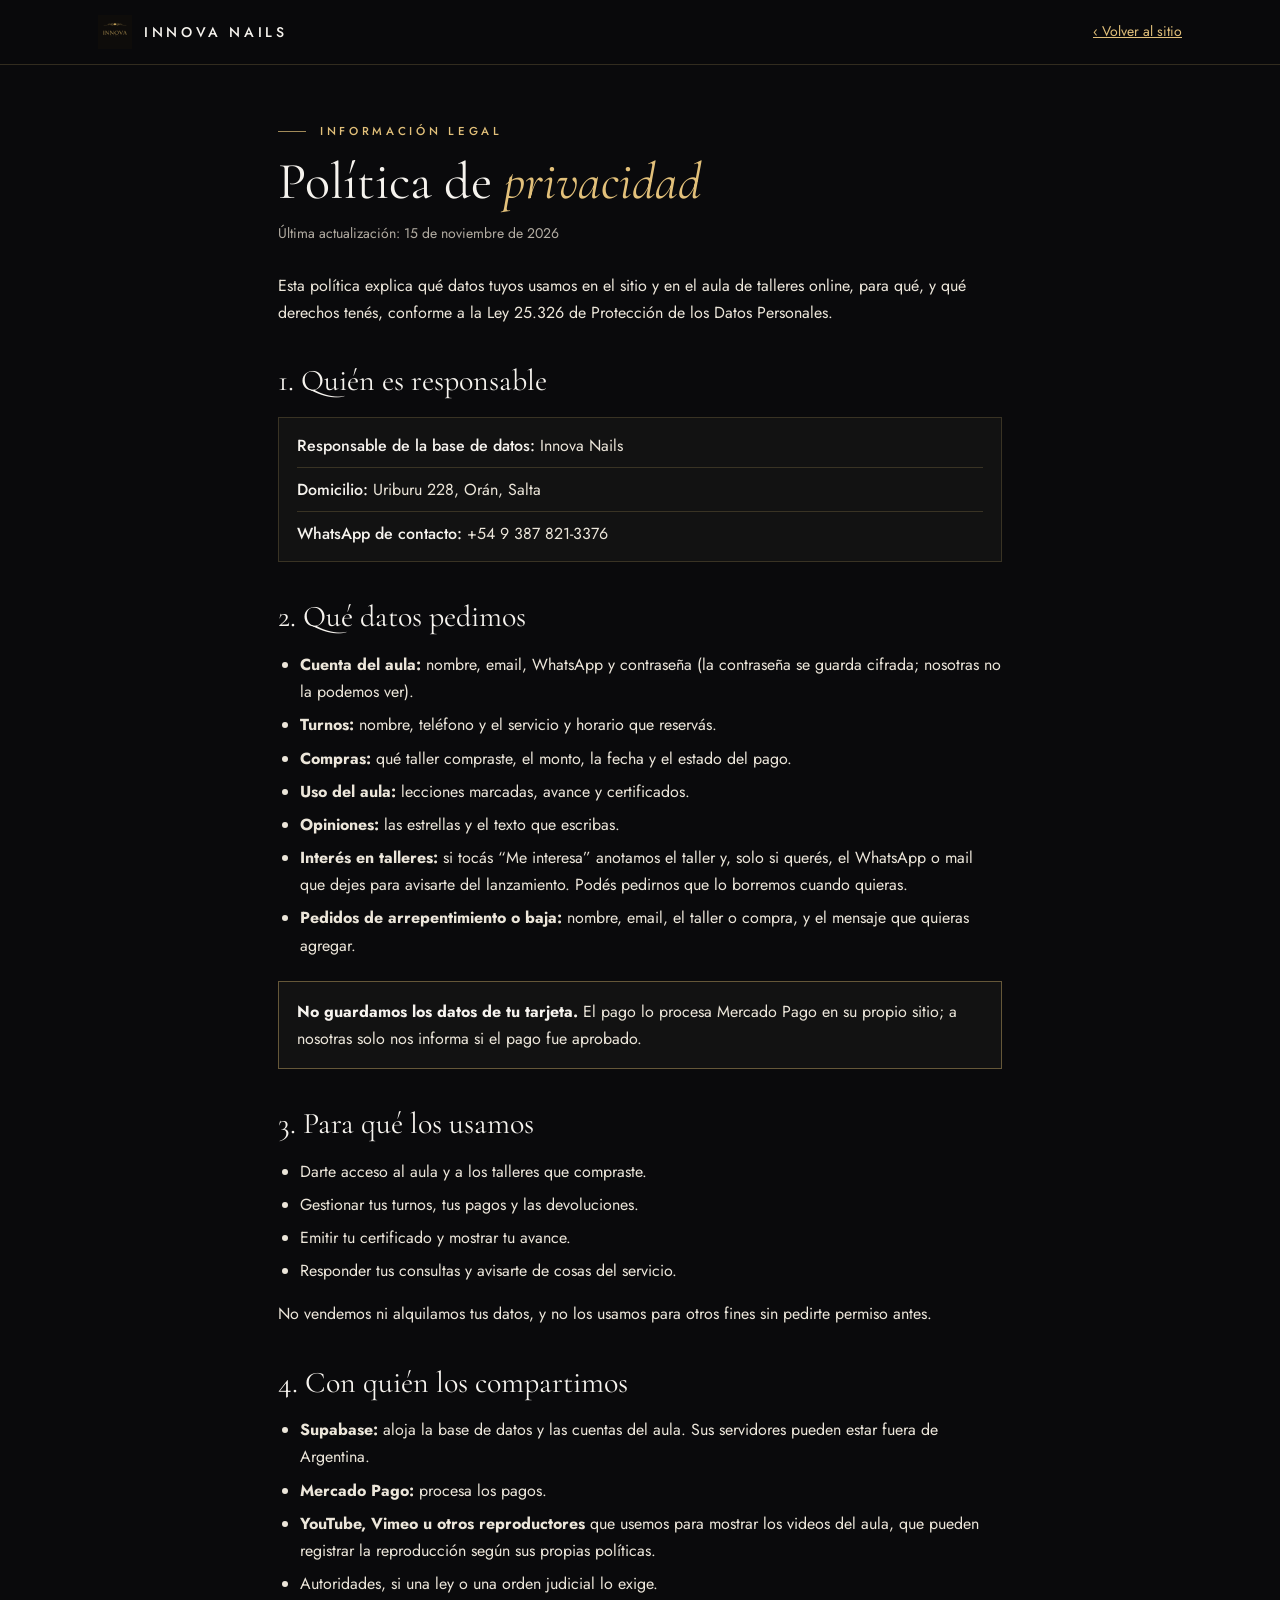
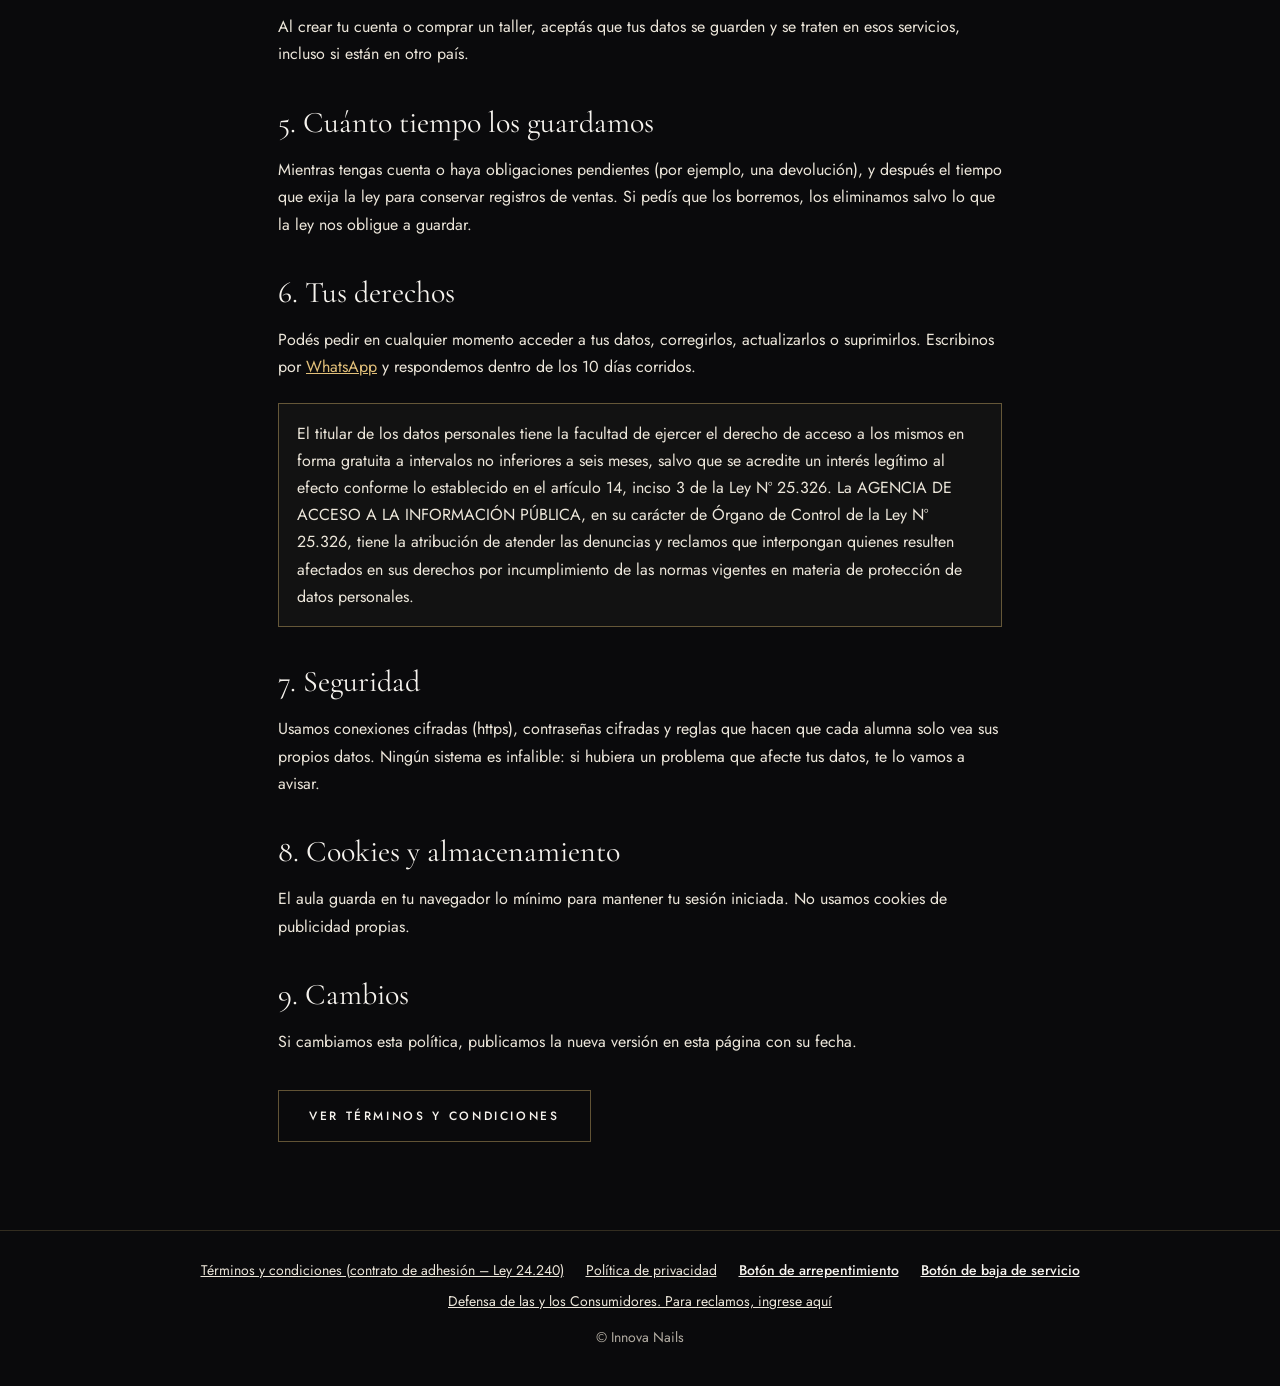
<file: privacidad.html>
<!DOCTYPE html>
<html lang="es">
<head>
  <meta charset="UTF-8">
  <meta name="viewport" content="width=device-width, initial-scale=1, viewport-fit=cover">
  <meta name="theme-color" content="#0a0a0c">
  <title>Política de privacidad | Innova Nails</title>
  <meta name="description" content="Cómo Innova Nails cuida y usa tus datos personales (Ley 25.326).">
  <link rel="icon" type="image/png" href="assets/images/brand/nena-icono.png">
  <link rel="preconnect" href="https://fonts.googleapis.com">
  <link rel="preconnect" href="https://fonts.gstatic.com" crossorigin>
  <link href="https://fonts.googleapis.com/css2?family=Cormorant+Garamond:ital,wght@0,400;0,500;0,600;1,400;1,500&family=Jost:wght@400;500;600&display=swap" rel="stylesheet">
  <link rel="stylesheet" href="legal.css">
</head>
<body>
  <header class="top"><div class="wrap">
    <a class="marca" href="index.html"><img src="assets/images/brand/nena-icono.png" alt="" onerror="this.remove()"><span>Innova Nails</span></a>
    <a class="volver" href="index.html">‹ Volver al sitio</a>
  </div></header>
  <main><div class="wrap">
    <span class="eyebrow">Información legal</span>
    <h1>Política de <em>privacidad</em></h1>
    <p class="fecha">Última actualización: 15 de noviembre de 2026</p>

    <p>Esta política explica qué datos tuyos usamos en el sitio y en el aula de talleres online, para qué, y qué derechos tenés, conforme a la Ley 25.326 de Protección de los Datos Personales.</p>

    <h2>1. Quién es responsable</h2>
    <ul class="datos">
      <li><b>Responsable de la base de datos:</b> <span data-legal="titular"></span></li>
      <li data-legal-fila><b>CUIT/CUIL:</b> <span data-legal="cuit"></span></li>
      <li data-legal-fila><b>Domicilio:</b> <span data-legal="domicilio"></span></li>
      <li data-legal-fila><b>WhatsApp de contacto:</b> <span data-legal="whatsapp"></span></li>
    </ul>

    <h2>2. Qué datos pedimos</h2>
    <ul>
      <li><b>Cuenta del aula:</b> nombre, email, WhatsApp y contraseña (la contraseña se guarda cifrada; nosotras no la podemos ver).</li>
      <li><b>Turnos:</b> nombre, teléfono y el servicio y horario que reservás.</li>
      <li><b>Compras:</b> qué taller compraste, el monto, la fecha y el estado del pago.</li>
      <li><b>Uso del aula:</b> lecciones marcadas, avance y certificados.</li>
      <li><b>Opiniones:</b> las estrellas y el texto que escribas.</li>
      <li><b>Interés en talleres:</b> si tocás “Me interesa” anotamos el taller y, solo si querés, el WhatsApp o mail que dejes para avisarte del lanzamiento. Podés pedirnos que lo borremos cuando quieras.</li>
      <li><b>Pedidos de arrepentimiento o baja:</b> nombre, email, el taller o compra, y el mensaje que quieras agregar.</li>
    </ul>
    <div class="aviso"><strong>No guardamos los datos de tu tarjeta.</strong> El pago lo procesa Mercado Pago en su propio sitio; a nosotras solo nos informa si el pago fue aprobado.</div>

    <h2>3. Para qué los usamos</h2>
    <ul>
      <li>Darte acceso al aula y a los talleres que compraste.</li>
      <li>Gestionar tus turnos, tus pagos y las devoluciones.</li>
      <li>Emitir tu certificado y mostrar tu avance.</li>
      <li>Responder tus consultas y avisarte de cosas del servicio.</li>
    </ul>
    <p>No vendemos ni alquilamos tus datos, y no los usamos para otros fines sin pedirte permiso antes.</p>

    <h2>4. Con quién los compartimos</h2>
    <ul>
      <li><b>Supabase:</b> aloja la base de datos y las cuentas del aula. Sus servidores pueden estar fuera de Argentina.</li>
      <li><b>Mercado Pago:</b> procesa los pagos.</li>
      <li><b>YouTube, Vimeo u otros reproductores</b> que usemos para mostrar los videos del aula, que pueden registrar la reproducción según sus propias políticas.</li>
      <li>Autoridades, si una ley o una orden judicial lo exige.</li>
    </ul>
    <p>Al crear tu cuenta o comprar un taller, aceptás que tus datos se guarden y se traten en esos servicios, incluso si están en otro país.</p>

    <h2>5. Cuánto tiempo los guardamos</h2>
    <p>Mientras tengas cuenta o haya obligaciones pendientes (por ejemplo, una devolución), y después el tiempo que exija la ley para conservar registros de ventas. Si pedís que los borremos, los eliminamos salvo lo que la ley nos obligue a guardar.</p>

    <h2>6. Tus derechos</h2>
    <p>Podés pedir en cualquier momento acceder a tus datos, corregirlos, actualizarlos o suprimirlos. Escribinos por <a data-wa="Hola! Quiero ejercer mis derechos sobre mis datos personales." href="#">WhatsApp</a> y respondemos dentro de los 10 días corridos.</p>
    <div class="aviso">El titular de los datos personales tiene la facultad de ejercer el derecho de acceso a los mismos en forma gratuita a intervalos no inferiores a seis meses, salvo que se acredite un interés legítimo al efecto conforme lo establecido en el artículo 14, inciso 3 de la Ley Nº 25.326. La AGENCIA DE ACCESO A LA INFORMACIÓN PÚBLICA, en su carácter de Órgano de Control de la Ley Nº 25.326, tiene la atribución de atender las denuncias y reclamos que interpongan quienes resulten afectados en sus derechos por incumplimiento de las normas vigentes en materia de protección de datos personales.</div>

    <h2>7. Seguridad</h2>
    <p>Usamos conexiones cifradas (https), contraseñas cifradas y reglas que hacen que cada alumna solo vea sus propios datos. Ningún sistema es infalible: si hubiera un problema que afecte tus datos, te lo vamos a avisar.</p>

    <h2>8. Cookies y almacenamiento</h2>
    <p>El aula guarda en tu navegador lo mínimo para mantener tu sesión iniciada. No usamos cookies de publicidad propias.</p>

    <h2>9. Cambios</h2>
    <p>Si cambiamos esta política, publicamos la nueva versión en esta página con su fecha.</p>

    <p style="margin-top:34px"><a class="btn btn-borde" href="terminos.html">Ver términos y condiciones</a></p>
  </div></main>
  <footer class="pie-legal" id="pieLegal"></footer>
  <script src="legal.js"></script>
</body>
</html>
</file>
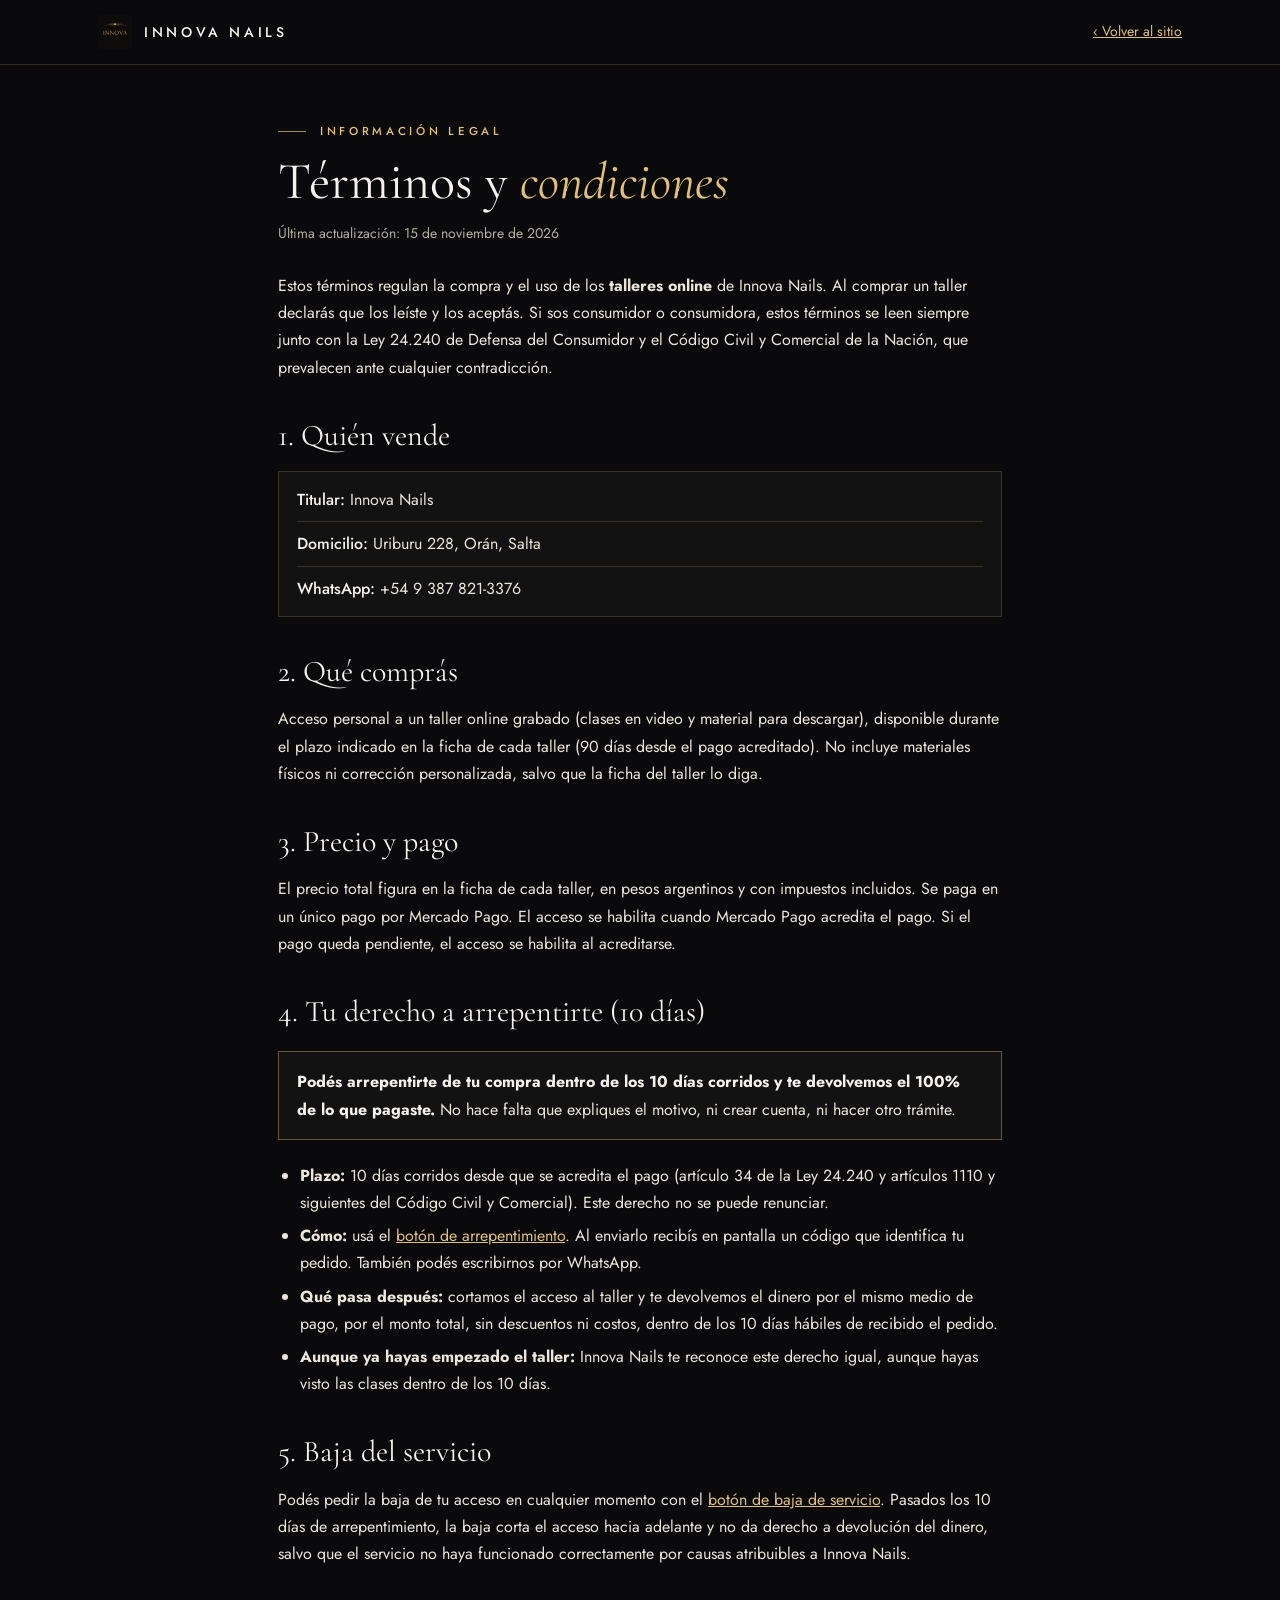
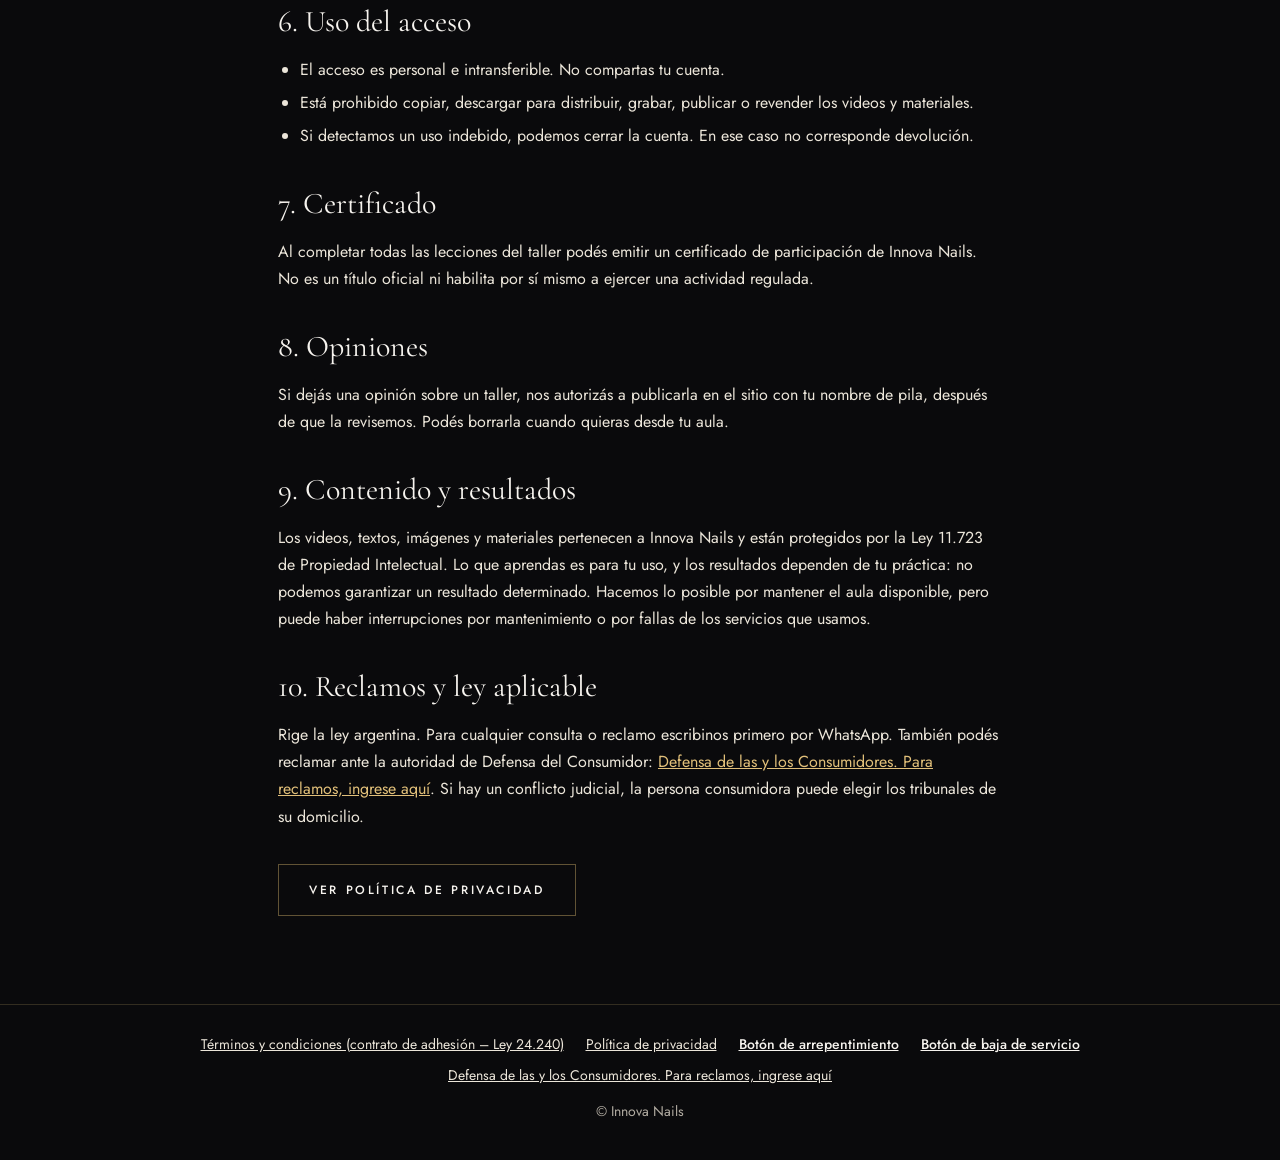
<file: terminos.html>
<!DOCTYPE html>
<html lang="es">
<head>
  <meta charset="UTF-8">
  <meta name="viewport" content="width=device-width, initial-scale=1, viewport-fit=cover">
  <meta name="theme-color" content="#0a0a0c">
  <title>Términos y condiciones | Innova Nails</title>
  <meta name="description" content="Términos y condiciones de los talleres online de Innova Nails: acceso, pago, devolución y arrepentimiento.">
  <link rel="icon" type="image/png" href="assets/images/brand/nena-icono.png">
  <link rel="preconnect" href="https://fonts.googleapis.com">
  <link rel="preconnect" href="https://fonts.gstatic.com" crossorigin>
  <link href="https://fonts.googleapis.com/css2?family=Cormorant+Garamond:ital,wght@0,400;0,500;0,600;1,400;1,500&family=Jost:wght@400;500;600&display=swap" rel="stylesheet">
  <link rel="stylesheet" href="legal.css">
</head>
<body>
  <header class="top"><div class="wrap">
    <a class="marca" href="index.html"><img src="assets/images/brand/nena-icono.png" alt="" onerror="this.remove()"><span>Innova Nails</span></a>
    <a class="volver" href="index.html">‹ Volver al sitio</a>
  </div></header>
  <main><div class="wrap">
    <span class="eyebrow">Información legal</span>
    <h1>Términos y <em>condiciones</em></h1>
    <p class="fecha">Última actualización: 15 de noviembre de 2026</p>

    <p>Estos términos regulan la compra y el uso de los <strong>talleres online</strong> de Innova Nails. Al comprar un taller declarás que los leíste y los aceptás. Si sos consumidor o consumidora, estos términos se leen siempre junto con la Ley 24.240 de Defensa del Consumidor y el Código Civil y Comercial de la Nación, que prevalecen ante cualquier contradicción.</p>

    <h2>1. Quién vende</h2>
    <ul class="datos">
      <li><b>Titular:</b> <span data-legal="titular"></span></li>
      <li data-legal-fila><b>CUIT/CUIL:</b> <span data-legal="cuit"></span></li>
      <li data-legal-fila><b>Domicilio:</b> <span data-legal="domicilio"></span></li>
      <li data-legal-fila><b>WhatsApp:</b> <span data-legal="whatsapp"></span></li>
    </ul>

    <h2>2. Qué comprás</h2>
    <p>Acceso personal a un taller online grabado (clases en video y material para descargar), disponible durante el plazo indicado en la ficha de cada taller (90 días desde el pago acreditado). No incluye materiales físicos ni corrección personalizada, salvo que la ficha del taller lo diga.</p>

    <h2>3. Precio y pago</h2>
    <p>El precio total figura en la ficha de cada taller, en pesos argentinos y con impuestos incluidos. Se paga en un único pago por Mercado Pago. El acceso se habilita cuando Mercado Pago acredita el pago. Si el pago queda pendiente, el acceso se habilita al acreditarse.</p>

    <h2>4. Tu derecho a arrepentirte (10 días)</h2>
    <div class="aviso"><strong>Podés arrepentirte de tu compra dentro de los 10 días corridos y te devolvemos el 100% de lo que pagaste.</strong> No hace falta que expliques el motivo, ni crear cuenta, ni hacer otro trámite.</div>
    <ul>
      <li><b>Plazo:</b> 10 días corridos desde que se acredita el pago (artículo 34 de la Ley 24.240 y artículos 1110 y siguientes del Código Civil y Comercial). Este derecho no se puede renunciar.</li>
      <li><b>Cómo:</b> usá el <a href="arrepentimiento.html">botón de arrepentimiento</a>. Al enviarlo recibís en pantalla un código que identifica tu pedido. También podés escribirnos por WhatsApp.</li>
      <li><b>Qué pasa después:</b> cortamos el acceso al taller y te devolvemos el dinero por el mismo medio de pago, por el monto total, sin descuentos ni costos, dentro de los 10 días hábiles de recibido el pedido.</li>
      <li><b>Aunque ya hayas empezado el taller:</b> Innova Nails te reconoce este derecho igual, aunque hayas visto las clases dentro de los 10 días.</li>
    </ul>

    <h2>5. Baja del servicio</h2>
    <p>Podés pedir la baja de tu acceso en cualquier momento con el <a href="arrepentimiento.html?tipo=baja">botón de baja de servicio</a>. Pasados los 10 días de arrepentimiento, la baja corta el acceso hacia adelante y no da derecho a devolución del dinero, salvo que el servicio no haya funcionado correctamente por causas atribuibles a Innova Nails.</p>

    <h2>6. Uso del acceso</h2>
    <ul>
      <li>El acceso es personal e intransferible. No compartas tu cuenta.</li>
      <li>Está prohibido copiar, descargar para distribuir, grabar, publicar o revender los videos y materiales.</li>
      <li>Si detectamos un uso indebido, podemos cerrar la cuenta. En ese caso no corresponde devolución.</li>
    </ul>

    <h2>7. Certificado</h2>
    <p>Al completar todas las lecciones del taller podés emitir un certificado de participación de Innova Nails. No es un título oficial ni habilita por sí mismo a ejercer una actividad regulada.</p>

    <h2>8. Opiniones</h2>
    <p>Si dejás una opinión sobre un taller, nos autorizás a publicarla en el sitio con tu nombre de pila, después de que la revisemos. Podés borrarla cuando quieras desde tu aula.</p>

    <h2>9. Contenido y resultados</h2>
    <p>Los videos, textos, imágenes y materiales pertenecen a Innova Nails y están protegidos por la Ley 11.723 de Propiedad Intelectual. Lo que aprendas es para tu uso, y los resultados dependen de tu práctica: no podemos garantizar un resultado determinado. Hacemos lo posible por mantener el aula disponible, pero puede haber interrupciones por mantenimiento o por fallas de los servicios que usamos.</p>

    <h2>10. Reclamos y ley aplicable</h2>
    <p>Rige la ley argentina. Para cualquier consulta o reclamo escribinos primero por WhatsApp. También podés reclamar ante la autoridad de Defensa del Consumidor: <a href="https://www.argentina.gob.ar/produccion/defensadelconsumidor/formulario" target="_blank" rel="noopener">Defensa de las y los Consumidores. Para reclamos, ingrese aquí</a>. Si hay un conflicto judicial, la persona consumidora puede elegir los tribunales de su domicilio.</p>

    <p style="margin-top:34px"><a class="btn btn-borde" href="privacidad.html">Ver política de privacidad</a></p>
  </div></main>
  <footer class="pie-legal" id="pieLegal"></footer>
  <script src="legal.js"></script>
</body>
</html>
</file>
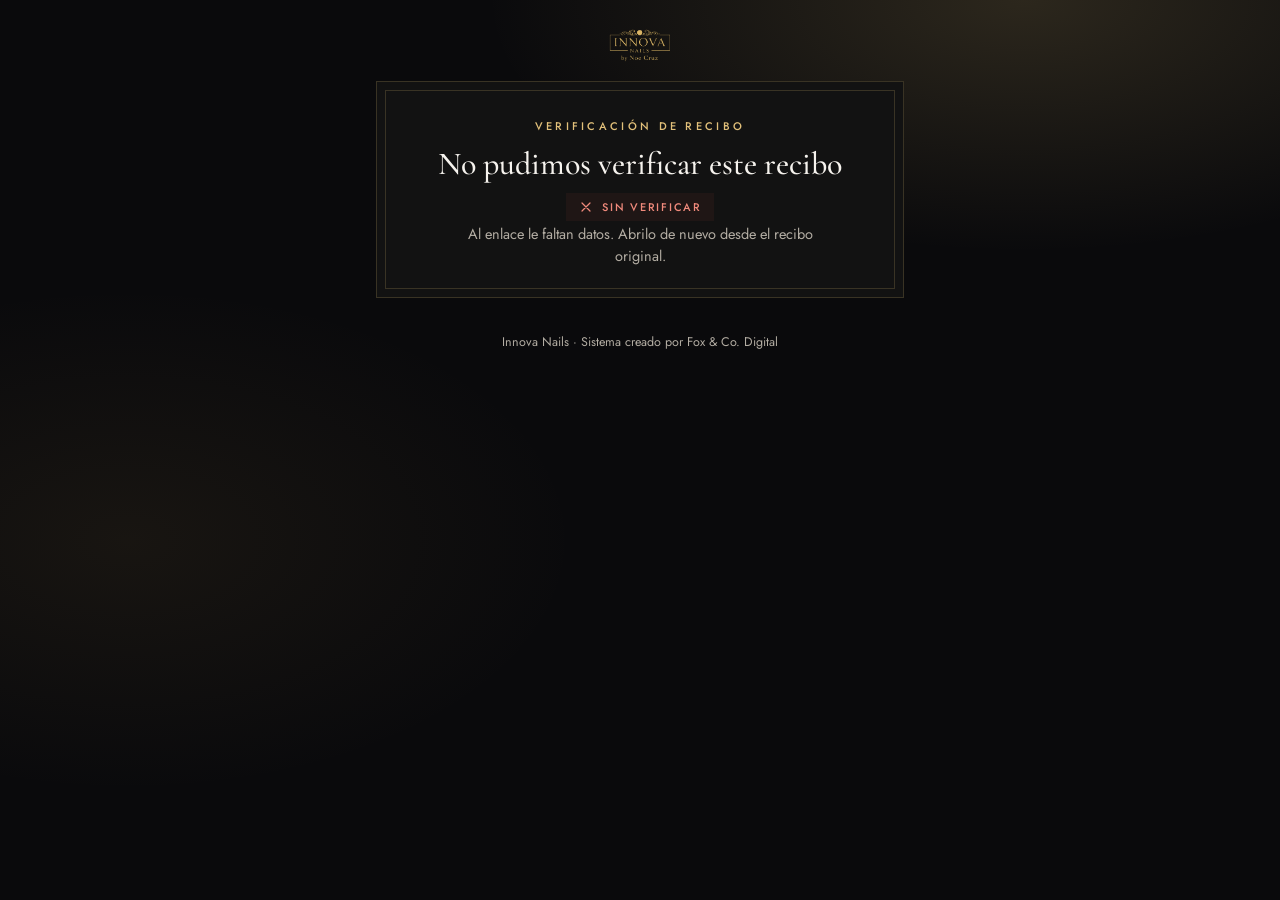
<file: verificar.html>
<!DOCTYPE html>
<html lang="es">
<head>
  <meta charset="UTF-8">
  <meta name="viewport" content="width=device-width, initial-scale=1, viewport-fit=cover">
  <meta name="robots" content="noindex">
  <meta name="theme-color" content="#0a0a0c">
  <title>Verificar recibo | Innova Nails</title>
  <link rel="icon" type="image/png" href="assets/images/brand/nena-icono.png">
  <link rel="apple-touch-icon" href="assets/images/brand/nena-icono.png">
  <link rel="preconnect" href="https://fonts.googleapis.com">
  <link rel="preconnect" href="https://fonts.gstatic.com" crossorigin>
  <link href="https://fonts.googleapis.com/css2?family=Cormorant+Garamond:ital,wght@0,400;0,500;0,600;1,400;1,500&family=Jost:wght@400;500;600&family=Licorice&display=swap" rel="stylesheet">
  <style>
    /* ============ COLORES Y TIPOGRAFÍAS (mismos que el resto del sitio) ============ */
    :root {
      --marfil: #0a0a0c;
      --lino: #111111;
      --oro-fino: #b8944f;
      --bronce: #e2c07a;
      --cafe: #ece6da;
      --suave: #b3ada3;
      --tenue: #b3ada3;
      --tinta: #f6f3ee;
      --papel: #121212;
      --linea: rgba(216, 184, 110, .20);
      --linea-2: rgba(216, 184, 110, .42);
      --ok: #7fcf95;
      --rojo: #f08a7c;
      --serif: 'Cormorant Garamond', 'Garamond', 'Times New Roman', Georgia, serif;
      --sans: 'Jost', 'Helvetica Neue', system-ui, -apple-system, 'Segoe UI', Roboto, Arial, sans-serif;
      --suave-e: cubic-bezier(.2, .7, .2, 1);
    }
    * { box-sizing: border-box; }
    [hidden] { display: none !important; }
    html { -webkit-text-size-adjust: 100%; color-scheme: dark; }
    body {
      margin: 0; min-height: 100vh; min-height: 100svh; font-family: var(--sans); font-size: 15.5px; line-height: 1.55;
      background: linear-gradient(180deg, var(--lino) 0%, var(--marfil) 60%); color: var(--cafe);
      -webkit-font-smoothing: antialiased; font-variant-numeric: lining-nums;
    }
    h1 { margin: 0; font-family: var(--serif); font-weight: 400; line-height: 1.12; color: var(--tinta); }
    :focus-visible { outline: 2px solid var(--tinta); outline-offset: 2px; }

    .pagina { max-width: 560px; margin: 0 auto; padding: 28px 16px 40px; }
    .logo { width: 64px; height: auto; display: block; margin: 0 auto 18px; }
    .eyebrow { display: block; font: 500 11px/1.2 var(--sans); letter-spacing: .3em; text-transform: uppercase; color: var(--bronce); }
    .tarjeta { position: relative; background: var(--papel); border: 1px solid var(--linea); padding: 30px 22px 24px; text-align: center; }
    .tarjeta::before { content: ""; position: absolute; inset: 8px; border: 1px solid var(--linea); pointer-events: none; }
    @media (min-width: 600px) { .tarjeta { padding: 38px 34px 30px; } }
    .tarjeta h1 { font-size: 32px; margin: 12px 0 8px; }
    .nota { color: var(--suave); font-size: 14.5px; margin: 0 auto; max-width: 42ch; }

    .sello { display: inline-flex; align-items: center; gap: 8px; margin-top: 4px; padding: 6px 12px; font: 500 11px/1.3 var(--sans); letter-spacing: .16em; text-transform: uppercase; }
    .sello svg { width: 16px; height: 16px; }
    .sello.ok { background: rgba(47, 93, 61, .1); color: var(--ok); }
    .sello.mal { background: rgba(143, 58, 48, .1); color: var(--rojo); }

    .aviso-anulado { margin: 18px 0 0; padding: 12px 14px; background: #f6e4e0; border: 1px solid rgba(143, 58, 48, .5); color: #6f2a22; font-size: 14.5px; text-align: left; }

    .datos { margin: 22px 0 0; text-align: left; border-top: 1px solid var(--linea); }
    .datos > div { display: flex; flex-wrap: wrap; justify-content: space-between; align-items: baseline; gap: 2px 16px; padding: 12px 0; border-bottom: 1px solid var(--linea); }
    .datos dt { font: 500 10.5px/1.4 var(--sans); letter-spacing: .16em; text-transform: uppercase; color: var(--tenue); }
    .datos dd { margin: 0; color: var(--tinta); font-weight: 500; text-align: right; overflow-wrap: anywhere; font-variant-numeric: tabular-nums lining-nums; }
    .datos .monto dd { font: 400 26px/1.2 var(--serif); }

    .btn {
      display: inline-flex; align-items: center; justify-content: center; gap: 10px; width: 100%; min-height: 50px; margin-top: 22px; padding: 0 24px;
      border: 1px solid var(--tinta); border-radius: 0; background: var(--tinta); color: var(--marfil);
      font: 500 12px/1.3 var(--sans); letter-spacing: .22em; text-transform: uppercase; cursor: pointer;
      transition: background .35s var(--suave-e), color .35s var(--suave-e); -webkit-tap-highlight-color: transparent;
    }
    .btn:hover { background: transparent; color: var(--tinta); }

    .cargando { display: inline-block; width: 22px; height: 22px; margin-top: 14px; border-radius: 50%; border: 1.5px solid var(--bronce); border-right-color: transparent; animation: girar .8s linear infinite; }
    @keyframes girar { to { transform: rotate(360deg); } }
    @media (prefers-reduced-motion: reduce) { .cargando { animation-duration: 3s; } }

    .pie { text-align: center; color: var(--tenue); font-size: 12.5px; padding: 22px 16px 0; }

    /* ============ IMPRESIÓN (A4, sin botones) ============ */
    @page { size: A4; margin: 18mm; }
    @media print {
      body { background: #fff; color: #000; font-size: 11pt; }
      .pagina { max-width: none; padding: 0; }
      .no-imprimir { display: none !important; }
      .logo { width: 56px; }
      .tarjeta { border: 1px solid #999; padding: 12mm 10mm; break-inside: avoid; }
      .tarjeta::before { display: none; }
      .tarjeta h1 { font-size: 24pt; }
      .sello, .aviso-anulado { -webkit-print-color-adjust: exact; print-color-adjust: exact; }
      .datos > div { border-bottom-color: #ccc; }
      .pie { color: #444; }
    }
  
    /* ============ TEMA NEGRO Y ORO (logo Innova) ============ */
    body { background: radial-gradient(60% 40% at 80% 0%, rgba(222, 190, 115, .16), transparent 70%), radial-gradient(50% 40% at 10% 60%, rgba(190, 150, 80, .08), transparent 70%), var(--marfil) fixed; }
    .btn { background: linear-gradient(135deg, #e9cf92 0%, #d8b86e 48%, #b08f4a 100%); color: #111111; border-color: #d8b86e; }
    .btn:hover { background: transparent; color: var(--camel); }
    .btn-borde { background: transparent; color: var(--camel); border-color: var(--linea-2); }
    .btn-borde:hover { background: var(--camel); color: #111111; border-color: var(--camel); }
    .btn-peligro { border-color: rgba(240, 138, 124, .5); }
    .btn-peligro:hover { background: rgba(240, 138, 124, .12); }
    .btn-peligro-lleno, .btn-peligro-lleno:hover { background: #a9382c; color: #fff; border-color: #a9382c; }
    .btn-verde { background: rgba(127, 207, 149, .1); border-color: rgba(127, 207, 149, .45); }
    .btn-verde:hover { background: var(--ok); color: #0a0a0c; border-color: var(--ok); }
    .btn:disabled { background: var(--arena); color: var(--suave); border-color: var(--arena); }
    ::selection { background: var(--camel); color: #111111; }
    :focus-visible { outline-color: var(--camel); }
    input, select, textarea { color-scheme: dark; }
    .msg-login { background: rgba(240, 138, 124, .1); border-color: rgba(240, 138, 124, .5); color: #f6b3a9; }
    .top { background: rgba(10, 10, 10, .92); }
    .tabs { background: rgba(10, 10, 10, .96) !important; }
    .tag.pagado, .tag.ok, .srv .estado-srv { background: rgba(127, 207, 149, .12); }
    .tag.espera { background: rgba(232, 178, 92, .14); }
    .tag.devolver, .tag.canc { background: rgba(240, 138, 124, .14); }
    .tag.local { background: rgba(216, 184, 110, .14); }
    .tag.manual { background: rgba(143, 180, 238, .14); }
    .tag.enviado, .tag.pasado, .tag.vencido, .tag.oculta, .srv .estado-srv.oculto { background: rgba(244, 234, 212, .08); }
    .toast.ok { background: var(--papel); color: var(--tinta); border: 1px solid var(--linea-2); border-left: 3px solid #7fcf95; }
    .toast.error { background: #3a1511; color: #fbe9e6; }
    .gal-tag { background: rgba(10, 10, 10, .85); color: var(--camel); }
    .modal { background: rgba(0, 0, 0, .72); }
    .ejemplo { background: rgba(216, 184, 110, .08); }
    .es-svg g:hover .es-hit { fill: rgba(216, 184, 110, .1); }
    .item.espera .item-caja { border-color: rgba(232, 178, 92, .55); }
    .item.bloqueo .item-caja::before { background: #6d6254; }
    /* Pantallas grandes (4K): todo se agranda para que no quede chico */
    @media (min-width: 2200px) { html { zoom: 1.4; } }
    @media (min-width: 3000px) { html { zoom: 1.9; } }
      h1, h2, h3 { font-weight: 500; }
    .top-marca strong { font-weight: 500; }
  </style>
</head>
<body>
  <main class="pagina">
    <img class="logo" src="assets/images/brand/innova-logo.png" alt="" width="144" height="124" onerror="this.remove()">
    <section class="tarjeta" aria-live="polite">
      <span class="eyebrow">Verificación de recibo</span>
      <h1 id="titulo">Verificando…</h1>

      <div id="cargando"><span class="cargando" aria-hidden="true"></span></div>

      <div id="error" hidden>
        <span class="sello mal" id="selloError"></span>
        <p class="nota" id="textoError"></p>
      </div>

      <div id="recibo" hidden>
        <span class="sello" id="sello"></span>
        <p class="aviso-anulado" id="avisoAnulado" hidden>Este recibo fue anulado. No tiene validez como comprobante de pago.</p>
        <dl class="datos">
          <div><dt>Código</dt><dd id="rCodigo"></dd></div>
          <div><dt>Fecha de emisión</dt><dd id="rFecha"></dd></div>
          <div><dt>Período</dt><dd id="rPeriodo"></dd></div>
          <div><dt>Concepto</dt><dd id="rConcepto"></dd></div>
          <div class="monto"><dt>Monto</dt><dd id="rMonto"></dd></div>
          <div><dt>Emisor</dt><dd id="rEmisor"></dd></div>
        </dl>
        <button class="btn no-imprimir" type="button" id="imprimir">Imprimir / Guardar como PDF</button>
      </div>
    </section>
    <p class="pie">Innova Nails · Sistema creado por Fox &amp; Co. Digital</p>
  </main>

  <script>
    // Misma base y misma clave pública que usa el resto del sitio (index.html y admin.html)
    const SUPABASE_URL = "https://kpmqesvijwgfthixetcx.supabase.co";
    const SUPABASE_KEY = "sb_publishable_-HEFq0BXXVAxEDTFJUoi_w_0TZ9DFKH";
    const EMISOR = "Fox & Co. Digital";

    const $ = id => document.getElementById(id);

    function icono(trazo) {
      const s = document.createElementNS("http://www.w3.org/2000/svg", "svg");
      s.setAttribute("viewBox", "0 0 24 24");
      s.setAttribute("fill", "none");
      s.setAttribute("stroke", "currentColor");
      s.setAttribute("stroke-width", "1.8");
      s.setAttribute("stroke-linecap", "round");
      s.setAttribute("stroke-linejoin", "round");
      s.setAttribute("aria-hidden", "true");
      const p = document.createElementNS("http://www.w3.org/2000/svg", "path");
      p.setAttribute("d", trazo);
      s.appendChild(p);
      return s;
    }
    function sello(nodo, clase, texto, trazo) {
      nodo.className = "sello " + clase;
      nodo.replaceChildren(icono(trazo), document.createTextNode(texto));
    }
    const CHECK = "M5 12.5l4.5 4.5L19 7.5";
    const CRUZ = "M6 6l12 12M18 6L6 18";

    function fecha(v) {
      if (!v) return "—";
      const m = /^(\d{4})-(\d{2})-(\d{2})$/.exec(String(v));
      const d = m ? new Date(Number(m[1]), Number(m[2]) - 1, Number(m[3])) : new Date(v);
      return isNaN(d) ? String(v) : d.toLocaleDateString("es-AR", { day: "numeric", month: "long", year: "numeric" });
    }
    function monto(n, moneda) {
      if (n === null || n === undefined || n === "") return "—";
      try { return Number(n).toLocaleString("es-AR", { style: "currency", currency: moneda || "ARS" }); }
      catch (e) { return (moneda ? moneda + " " : "$") + Number(n).toLocaleString("es-AR"); }
    }

    function noVerificado(texto) {
      $("cargando").hidden = true;
      $("recibo").hidden = true;
      $("titulo").textContent = "No pudimos verificar este recibo";
      sello($("selloError"), "mal", "Sin verificar", CRUZ);
      $("textoError").textContent = texto;
      $("error").hidden = false;
    }

    function mostrar(d) {
      $("cargando").hidden = true;
      $("titulo").textContent = d.anulado ? "Recibo anulado" : "Recibo auténtico";
      if (d.anulado) sello($("sello"), "mal", "Anulado", CRUZ);
      else sello($("sello"), "ok", "Verificado", CHECK);
      $("avisoAnulado").hidden = !d.anulado;
      $("rCodigo").textContent = d.codigo || "—";
      $("rFecha").textContent = fecha(d.fecha);
      $("rPeriodo").textContent = d.periodo || "—";
      $("rConcepto").textContent = d.concepto || "—";
      $("rMonto").textContent = monto(d.monto, d.moneda);
      $("rEmisor").textContent = d.emisor || EMISOR;
      $("recibo").hidden = false;
      document.title = (d.anulado ? "Recibo anulado" : "Recibo " + (d.codigo || "")) + " | Innova Nails";
    }

    async function verificar() {
      const q = new URLSearchParams(location.search);
      const codigo = (q.get("c") || "").trim();
      const clave = (q.get("k") || "").trim();
      if (!codigo || !clave) { noVerificado("Al enlace le faltan datos. Abrilo de nuevo desde el recibo original."); return; }
      try {
        const r = await fetch(SUPABASE_URL + "/rest/v1/rpc/recibo_verificar", {
          method: "POST",
          headers: { "Content-Type": "application/json", "apikey": SUPABASE_KEY },
          body: JSON.stringify({ p_codigo: codigo, p_token: clave })
        });
        if (!r.ok) throw new Error("verificar " + r.status);
        let d = await r.json();
        if (Array.isArray(d)) d = d[0];
        if (!d || (d.valido !== true && d.anulado !== true)) { noVerificado("El recibo no existe o el enlace no es correcto."); return; }
        mostrar(d);
      } catch (e) {
        noVerificado("No hay conexión o el servicio no respondió. Probá de nuevo en un rato.");
      }
    }

    $("imprimir").onclick = function () { window.print(); };
    verificar();
  </script>
</body>
</html>
</file>
<file: legal.css>
/* Estilo común de las páginas legales de Innova Nails (mismos colores y tipografías que el resto del sitio) */
:root { --marfil:#0a0a0c; --arena:#1c1c1c; --camel:#d8b86e; --bronce:#e2c07a; --cafe:#ece6da; --suave:#b3ada3; --tinta:#f6f3ee; --papel:#121212;
  --linea:rgba(216,184,110,.20); --linea-2:rgba(216,184,110,.42); --ok:#7fcf95; --rojo:#f08a7c;
  --display:'Cormorant Garamond','Garamond','Times New Roman',Georgia,serif; --sans:'Jost','Helvetica Neue',system-ui,-apple-system,'Segoe UI',Roboto,Arial,sans-serif; --lado:clamp(18px,5vw,48px); }
* { box-sizing:border-box; }
[hidden] { display:none !important; }
html { -webkit-text-size-adjust:100%; color-scheme:dark; }
body { margin:0; min-height:100vh; display:flex; flex-direction:column; font-family:var(--sans); font-size:16px; line-height:1.7; background:var(--marfil); color:var(--cafe); -webkit-font-smoothing:antialiased; }
h1,h2,h3 { margin:0; font-family:var(--display); font-weight:400; line-height:1.15; color:var(--tinta); }
a { color:var(--bronce); }
:focus-visible { outline:2px solid var(--tinta); outline-offset:3px; }
.wrap { width:100%; max-width:820px; margin:0 auto; padding:0 var(--lado); }
.top { position:sticky; top:0; z-index:20; background:rgba(10,10,12,.92); backdrop-filter:blur(10px); -webkit-backdrop-filter:blur(10px); border-bottom:1px solid var(--linea); }
.top .wrap { display:flex; align-items:center; justify-content:space-between; gap:16px; min-height:64px; max-width:1180px; }
.marca { display:inline-flex; align-items:center; gap:12px; text-decoration:none; font:500 14px var(--sans); letter-spacing:.26em; text-transform:uppercase; color:var(--tinta); }
.marca img { width:34px; height:34px; object-fit:contain; }
.top a.volver { font-size:14px; }
main { flex:1; padding:48px 0 72px; }
.eyebrow { display:inline-flex; align-items:center; gap:14px; font:500 11.5px/1.2 var(--sans); letter-spacing:.32em; text-transform:uppercase; color:var(--bronce); margin-bottom:14px; }
.eyebrow::before { content:""; width:28px; height:1px; background:currentColor; opacity:.7; }
h1 { font-size:clamp(34px,6vw,52px); margin-bottom:10px; }
h1 em { font-style:italic; color:var(--bronce); }
h2 { font-size:clamp(24px,4vw,30px); margin:38px 0 10px; }
p, li { color:var(--cafe); }
ul, ol { padding-left:22px; } li { margin:6px 0; }
.fecha { color:var(--suave); font-size:14px; margin:0 0 26px; }
.aviso { border:1px solid var(--linea-2); background:var(--papel); padding:16px 18px; margin:22px 0; }
.aviso strong { color:var(--tinta); }
.datos { border:1px solid var(--linea); background:var(--papel); padding:6px 18px; margin:18px 0; list-style:none; }
.datos li { padding:8px 0; border-bottom:1px solid var(--linea); margin:0; } .datos li:last-child { border-bottom:0; }
.datos b { color:var(--tinta); font-weight:500; }
.caja { border:1px solid var(--linea); background:var(--papel); padding:clamp(18px,4vw,30px); margin:24px 0; }
.campo { display:block; margin:0 0 18px; } .campo > span { display:block; font:500 12px var(--sans); letter-spacing:.14em; text-transform:uppercase; color:var(--suave); margin-bottom:6px; }
.input { width:100%; min-height:50px; padding:12px 14px; background:var(--marfil); color:var(--tinta); border:1px solid var(--linea-2); border-radius:0; font:inherit; }
textarea.input { min-height:96px; resize:vertical; }
.ayuda { color:var(--suave); font-size:14px; margin:6px 0 0; }
.opciones { display:grid; gap:10px; margin:0 0 20px; }
.opcion { display:flex; gap:12px; align-items:flex-start; border:1px solid var(--linea-2); padding:14px; cursor:pointer; }
.opcion input { margin-top:5px; accent-color:var(--camel); }
.opcion b { color:var(--tinta); font-weight:500; display:block; } .opcion small { color:var(--suave); font-size:14px; }
.btn { display:inline-flex; align-items:center; justify-content:center; gap:10px; min-height:52px; padding:0 30px; border:1px solid var(--tinta); border-radius:0; background:var(--tinta); color:var(--marfil); font:500 12px var(--sans); letter-spacing:.22em; text-transform:uppercase; text-decoration:none; cursor:pointer; }
.btn:hover { background:transparent; color:var(--tinta); }
.btn:disabled { background:var(--arena); color:var(--suave); border-color:var(--arena); cursor:not-allowed; }
.btn-borde { background:transparent; color:var(--tinta); border-color:var(--linea-2); }
.btn-bloque { width:100%; }
.error { color:var(--rojo); margin:12px 0 0; }
.codigo { font:400 clamp(30px,8vw,46px)/1.2 var(--display); color:var(--bronce); letter-spacing:.06em; margin:8px 0; word-break:break-all; }
.pie-legal { border-top:1px solid var(--linea); padding:28px 0 36px; font-size:14px; color:var(--suave); text-align:center; }
.pie-legal .wrap { max-width:1180px; }
.pie-legal nav { display:flex; flex-wrap:wrap; gap:8px 22px; justify-content:center; margin:0 0 12px; }
.pie-legal a { color:var(--cafe); }
.pie-legal .arrep { color:var(--tinta); font-weight:500; }
</file>
